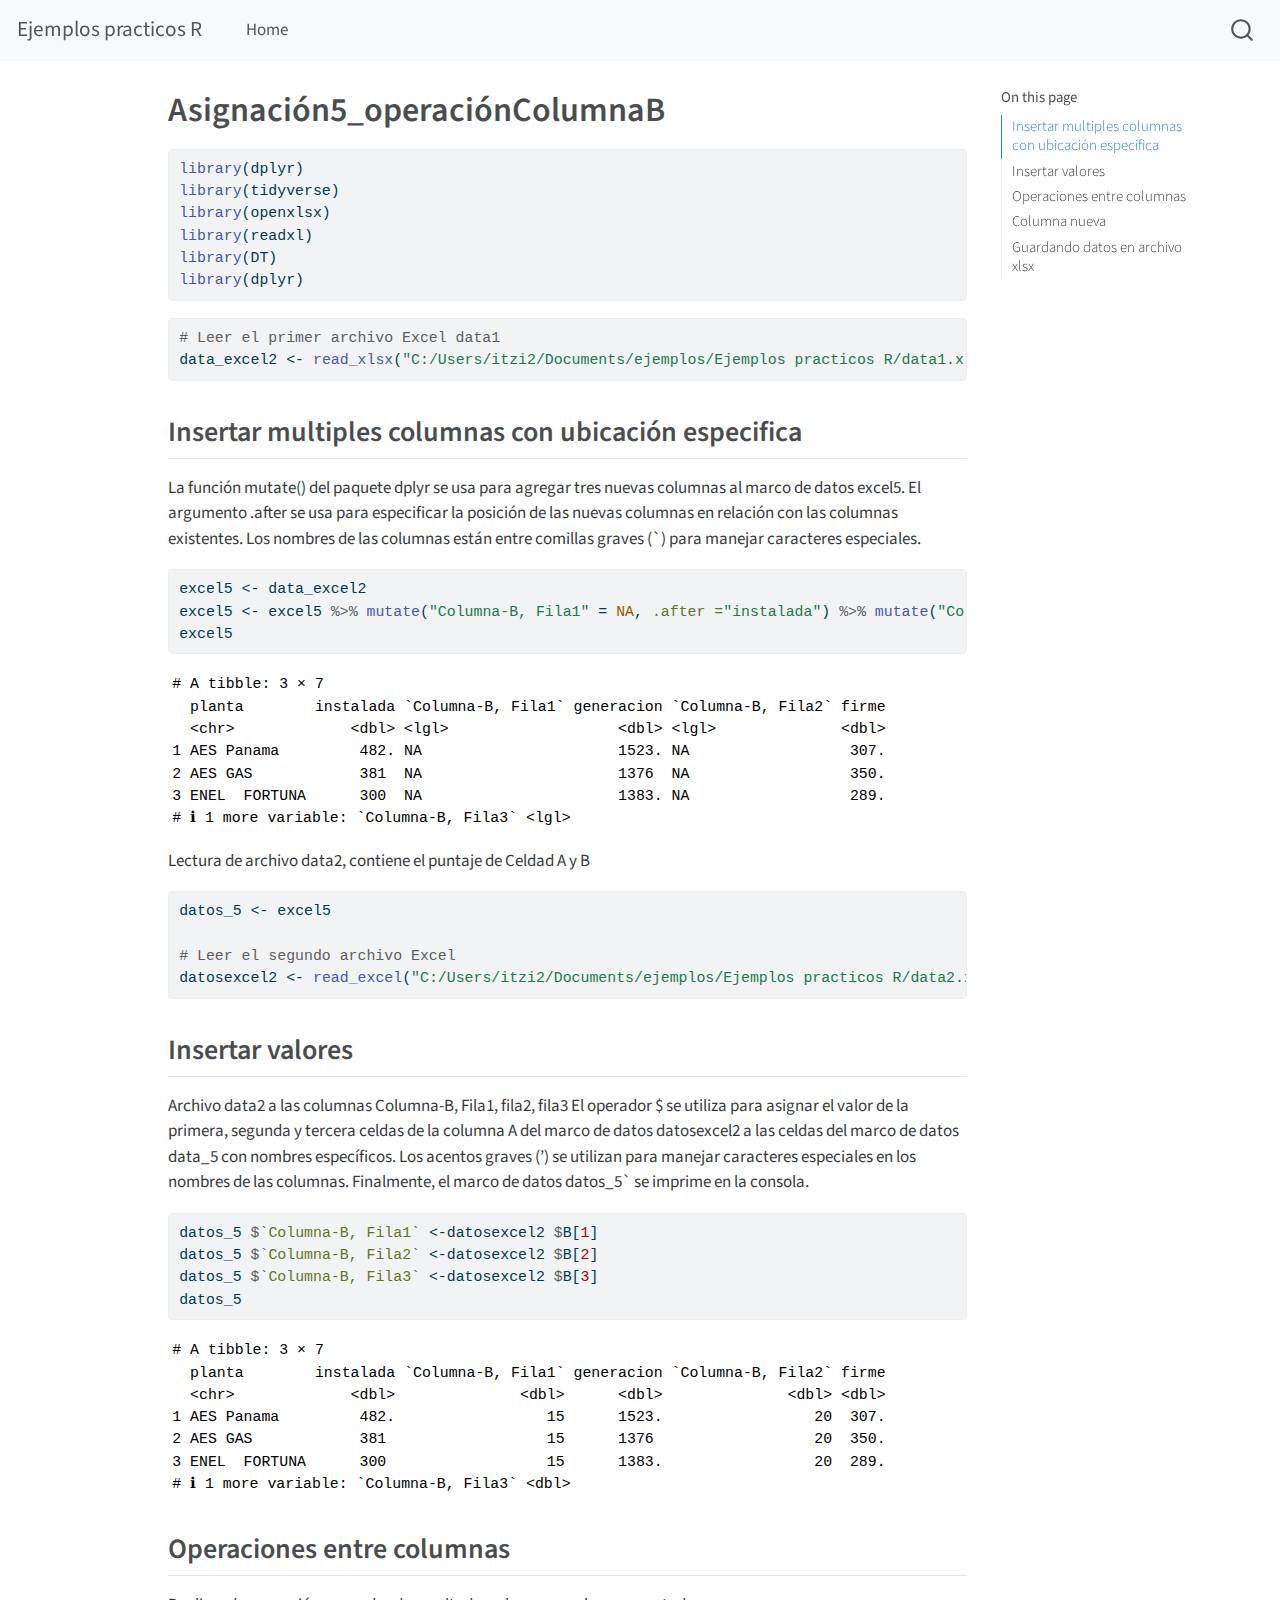
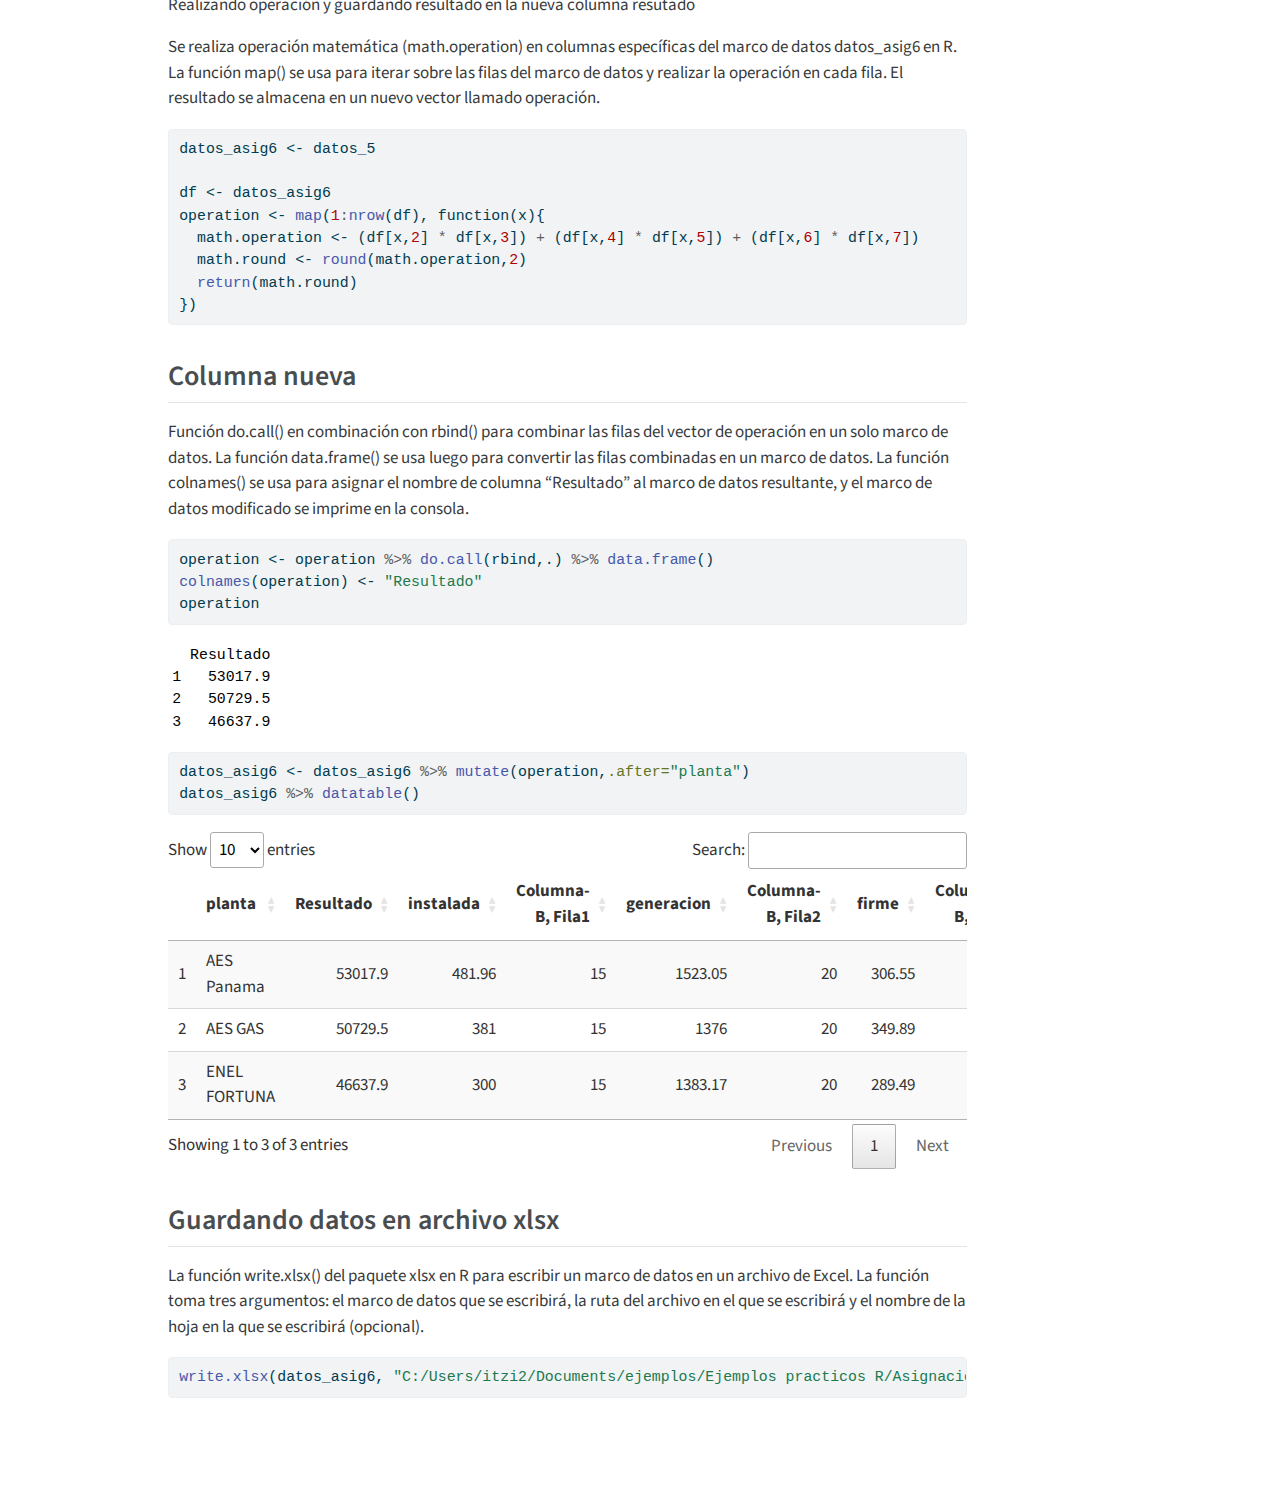
<file: docs/Asignación5_columnaB.html>
<!DOCTYPE html>
<html xmlns="http://www.w3.org/1999/xhtml" lang="en" xml:lang="en"><head>

<meta charset="utf-8">
<meta name="generator" content="quarto-1.3.433">

<meta name="viewport" content="width=device-width, initial-scale=1.0, user-scalable=yes">


<title>Ejemplos practicos R - Asignación5_operaciónColumnaB</title>
<style>
code{white-space: pre-wrap;}
span.smallcaps{font-variant: small-caps;}
div.columns{display: flex; gap: min(4vw, 1.5em);}
div.column{flex: auto; overflow-x: auto;}
div.hanging-indent{margin-left: 1.5em; text-indent: -1.5em;}
ul.task-list{list-style: none;}
ul.task-list li input[type="checkbox"] {
  width: 0.8em;
  margin: 0 0.8em 0.2em -1em; /* quarto-specific, see https://github.com/quarto-dev/quarto-cli/issues/4556 */ 
  vertical-align: middle;
}
/* CSS for syntax highlighting */
pre > code.sourceCode { white-space: pre; position: relative; }
pre > code.sourceCode > span { display: inline-block; line-height: 1.25; }
pre > code.sourceCode > span:empty { height: 1.2em; }
.sourceCode { overflow: visible; }
code.sourceCode > span { color: inherit; text-decoration: inherit; }
div.sourceCode { margin: 1em 0; }
pre.sourceCode { margin: 0; }
@media screen {
div.sourceCode { overflow: auto; }
}
@media print {
pre > code.sourceCode { white-space: pre-wrap; }
pre > code.sourceCode > span { text-indent: -5em; padding-left: 5em; }
}
pre.numberSource code
  { counter-reset: source-line 0; }
pre.numberSource code > span
  { position: relative; left: -4em; counter-increment: source-line; }
pre.numberSource code > span > a:first-child::before
  { content: counter(source-line);
    position: relative; left: -1em; text-align: right; vertical-align: baseline;
    border: none; display: inline-block;
    -webkit-touch-callout: none; -webkit-user-select: none;
    -khtml-user-select: none; -moz-user-select: none;
    -ms-user-select: none; user-select: none;
    padding: 0 4px; width: 4em;
  }
pre.numberSource { margin-left: 3em;  padding-left: 4px; }
div.sourceCode
  {   }
@media screen {
pre > code.sourceCode > span > a:first-child::before { text-decoration: underline; }
}
</style>


<script src="site_libs/quarto-nav/quarto-nav.js"></script>
<script src="site_libs/quarto-nav/headroom.min.js"></script>
<script src="site_libs/clipboard/clipboard.min.js"></script>
<script src="site_libs/quarto-search/autocomplete.umd.js"></script>
<script src="site_libs/quarto-search/fuse.min.js"></script>
<script src="site_libs/quarto-search/quarto-search.js"></script>
<meta name="quarto:offset" content="./">
<script src="site_libs/quarto-html/quarto.js"></script>
<script src="site_libs/quarto-html/popper.min.js"></script>
<script src="site_libs/quarto-html/tippy.umd.min.js"></script>
<script src="site_libs/quarto-html/anchor.min.js"></script>
<link href="site_libs/quarto-html/tippy.css" rel="stylesheet">
<link href="site_libs/quarto-html/quarto-syntax-highlighting.css" rel="stylesheet" id="quarto-text-highlighting-styles">
<script src="site_libs/bootstrap/bootstrap.min.js"></script>
<link href="site_libs/bootstrap/bootstrap-icons.css" rel="stylesheet">
<link href="site_libs/bootstrap/bootstrap.min.css" rel="stylesheet" id="quarto-bootstrap" data-mode="light">
<script id="quarto-search-options" type="application/json">{
  "location": "navbar",
  "copy-button": false,
  "collapse-after": 3,
  "panel-placement": "end",
  "type": "overlay",
  "limit": 20,
  "language": {
    "search-no-results-text": "No results",
    "search-matching-documents-text": "matching documents",
    "search-copy-link-title": "Copy link to search",
    "search-hide-matches-text": "Hide additional matches",
    "search-more-match-text": "more match in this document",
    "search-more-matches-text": "more matches in this document",
    "search-clear-button-title": "Clear",
    "search-detached-cancel-button-title": "Cancel",
    "search-submit-button-title": "Submit",
    "search-label": "Search"
  }
}</script>

<script src="site_libs/htmlwidgets-1.6.2/htmlwidgets.js"></script>
<link href="site_libs/datatables-css-0.0.0/datatables-crosstalk.css" rel="stylesheet">
<script src="site_libs/datatables-binding-0.28/datatables.js"></script>
<script src="site_libs/jquery-3.6.0/jquery-3.6.0.min.js"></script>
<link href="site_libs/dt-core-1.13.4/css/jquery.dataTables.min.css" rel="stylesheet">
<link href="site_libs/dt-core-1.13.4/css/jquery.dataTables.extra.css" rel="stylesheet">
<script src="site_libs/dt-core-1.13.4/js/jquery.dataTables.min.js"></script>
<link href="site_libs/crosstalk-1.2.0/css/crosstalk.min.css" rel="stylesheet">
<script src="site_libs/crosstalk-1.2.0/js/crosstalk.min.js"></script>


<link rel="stylesheet" href="styles.css">
</head>

<body class="nav-fixed">

<div id="quarto-search-results"></div>
  <header id="quarto-header" class="headroom fixed-top">
    <nav class="navbar navbar-expand-lg navbar-dark ">
      <div class="navbar-container container-fluid">
      <div class="navbar-brand-container">
    <a class="navbar-brand" href="./index.html">
    <span class="navbar-title">Ejemplos practicos R</span>
    </a>
  </div>
            <div id="quarto-search" class="" title="Search"></div>
          <button class="navbar-toggler" type="button" data-bs-toggle="collapse" data-bs-target="#navbarCollapse" aria-controls="navbarCollapse" aria-expanded="false" aria-label="Toggle navigation" onclick="if (window.quartoToggleHeadroom) { window.quartoToggleHeadroom(); }">
  <span class="navbar-toggler-icon"></span>
</button>
          <div class="collapse navbar-collapse" id="navbarCollapse">
            <ul class="navbar-nav navbar-nav-scroll me-auto">
  <li class="nav-item">
    <a class="nav-link" href="./index.html" rel="" target="">
 <span class="menu-text">Home</span></a>
  </li>  
</ul>
            <div class="quarto-navbar-tools ms-auto">
</div>
          </div> <!-- /navcollapse -->
      </div> <!-- /container-fluid -->
    </nav>
</header>
<!-- content -->
<div id="quarto-content" class="quarto-container page-columns page-rows-contents page-layout-article page-navbar">
<!-- sidebar -->
<!-- margin-sidebar -->
    <div id="quarto-margin-sidebar" class="sidebar margin-sidebar">
        <nav id="TOC" role="doc-toc" class="toc-active">
    <h2 id="toc-title">On this page</h2>
   
  <ul>
  <li><a href="#insertar-multiples-columnas-con-ubicación-especifica" id="toc-insertar-multiples-columnas-con-ubicación-especifica" class="nav-link active" data-scroll-target="#insertar-multiples-columnas-con-ubicación-especifica">Insertar multiples columnas con ubicación especifica</a></li>
  <li><a href="#insertar-valores" id="toc-insertar-valores" class="nav-link" data-scroll-target="#insertar-valores">Insertar valores</a></li>
  <li><a href="#operaciones-entre-columnas" id="toc-operaciones-entre-columnas" class="nav-link" data-scroll-target="#operaciones-entre-columnas">Operaciones entre columnas</a></li>
  <li><a href="#columna-nueva" id="toc-columna-nueva" class="nav-link" data-scroll-target="#columna-nueva">Columna nueva</a></li>
  <li><a href="#guardando-datos-en-archivo-xlsx" id="toc-guardando-datos-en-archivo-xlsx" class="nav-link" data-scroll-target="#guardando-datos-en-archivo-xlsx">Guardando datos en archivo xlsx</a></li>
  </ul>
</nav>
    </div>
<!-- main -->
<main class="content" id="quarto-document-content">

<header id="title-block-header" class="quarto-title-block default">
<div class="quarto-title">
<h1 class="title">Asignación5_operaciónColumnaB</h1>
</div>



<div class="quarto-title-meta">

    
  
    
  </div>
  

</header>

<div class="cell">
<div class="sourceCode cell-code" id="cb1"><pre class="sourceCode r code-with-copy"><code class="sourceCode r"><span id="cb1-1"><a href="#cb1-1" aria-hidden="true" tabindex="-1"></a><span class="fu">library</span>(dplyr)</span>
<span id="cb1-2"><a href="#cb1-2" aria-hidden="true" tabindex="-1"></a><span class="fu">library</span>(tidyverse)</span>
<span id="cb1-3"><a href="#cb1-3" aria-hidden="true" tabindex="-1"></a><span class="fu">library</span>(openxlsx)</span>
<span id="cb1-4"><a href="#cb1-4" aria-hidden="true" tabindex="-1"></a><span class="fu">library</span>(readxl)</span>
<span id="cb1-5"><a href="#cb1-5" aria-hidden="true" tabindex="-1"></a><span class="fu">library</span>(DT)</span>
<span id="cb1-6"><a href="#cb1-6" aria-hidden="true" tabindex="-1"></a><span class="fu">library</span>(dplyr)</span></code><button title="Copy to Clipboard" class="code-copy-button"><i class="bi"></i></button></pre></div>
</div>
<div class="cell">
<div class="sourceCode cell-code" id="cb2"><pre class="sourceCode r code-with-copy"><code class="sourceCode r"><span id="cb2-1"><a href="#cb2-1" aria-hidden="true" tabindex="-1"></a><span class="co"># Leer el primer archivo Excel data1</span></span>
<span id="cb2-2"><a href="#cb2-2" aria-hidden="true" tabindex="-1"></a>data_excel2 <span class="ot">&lt;-</span> <span class="fu">read_xlsx</span>(<span class="st">"C:/Users/itzi2/Documents/ejemplos/Ejemplos practicos R/data1.xlsx"</span>)</span></code><button title="Copy to Clipboard" class="code-copy-button"><i class="bi"></i></button></pre></div>
</div>
<section id="insertar-multiples-columnas-con-ubicación-especifica" class="level2">
<h2 class="anchored" data-anchor-id="insertar-multiples-columnas-con-ubicación-especifica">Insertar multiples columnas con ubicación especifica</h2>
<p>La función mutate() del paquete dplyr se usa para agregar tres nuevas columnas al marco de datos excel5. El argumento .after se usa para especificar la posición de las nuevas columnas en relación con las columnas existentes. Los nombres de las columnas están entre comillas graves (`) para manejar caracteres especiales.</p>
<div class="cell">
<div class="sourceCode cell-code" id="cb3"><pre class="sourceCode r code-with-copy"><code class="sourceCode r"><span id="cb3-1"><a href="#cb3-1" aria-hidden="true" tabindex="-1"></a>excel5 <span class="ot">&lt;-</span> data_excel2</span>
<span id="cb3-2"><a href="#cb3-2" aria-hidden="true" tabindex="-1"></a>excel5 <span class="ot">&lt;-</span> excel5 <span class="sc">%&gt;%</span> <span class="fu">mutate</span>(<span class="st">"Columna-B, Fila1"</span> <span class="ot">=</span> <span class="cn">NA</span>, <span class="at">.after =</span><span class="st">"instalada"</span>) <span class="sc">%&gt;%</span> <span class="fu">mutate</span>(<span class="st">"Columna-B, Fila2"</span> <span class="ot">=</span> <span class="cn">NA</span>, <span class="at">.after=</span> <span class="st">"generacion"</span>) <span class="sc">%&gt;%</span> <span class="fu">mutate</span>(<span class="st">"Columna-B, Fila3"</span> <span class="ot">=</span> <span class="cn">NA</span>, <span class="at">.after =</span> <span class="st">"firme"</span>)</span>
<span id="cb3-3"><a href="#cb3-3" aria-hidden="true" tabindex="-1"></a>excel5</span></code><button title="Copy to Clipboard" class="code-copy-button"><i class="bi"></i></button></pre></div>
<div class="cell-output cell-output-stdout">
<pre><code># A tibble: 3 × 7
  planta        instalada `Columna-B, Fila1` generacion `Columna-B, Fila2` firme
  &lt;chr&gt;             &lt;dbl&gt; &lt;lgl&gt;                   &lt;dbl&gt; &lt;lgl&gt;              &lt;dbl&gt;
1 AES Panama         482. NA                      1523. NA                  307.
2 AES GAS            381  NA                      1376  NA                  350.
3 ENEL  FORTUNA      300  NA                      1383. NA                  289.
# ℹ 1 more variable: `Columna-B, Fila3` &lt;lgl&gt;</code></pre>
</div>
</div>
<p>Lectura de archivo data2, contiene el puntaje de Celdad A y B</p>
<div class="cell">
<div class="sourceCode cell-code" id="cb5"><pre class="sourceCode r code-with-copy"><code class="sourceCode r"><span id="cb5-1"><a href="#cb5-1" aria-hidden="true" tabindex="-1"></a>datos_5 <span class="ot">&lt;-</span> excel5</span>
<span id="cb5-2"><a href="#cb5-2" aria-hidden="true" tabindex="-1"></a></span>
<span id="cb5-3"><a href="#cb5-3" aria-hidden="true" tabindex="-1"></a><span class="co"># Leer el segundo archivo Excel</span></span>
<span id="cb5-4"><a href="#cb5-4" aria-hidden="true" tabindex="-1"></a>datosexcel2 <span class="ot">&lt;-</span> <span class="fu">read_excel</span>(<span class="st">"C:/Users/itzi2/Documents/ejemplos/Ejemplos practicos R/data2.xlsx"</span>)</span></code><button title="Copy to Clipboard" class="code-copy-button"><i class="bi"></i></button></pre></div>
</div>
</section>
<section id="insertar-valores" class="level2">
<h2 class="anchored" data-anchor-id="insertar-valores">Insertar valores</h2>
<p>Archivo data2 a las columnas Columna-B, Fila1, fila2, fila3 El operador $ se utiliza para asignar el valor de la primera, segunda y tercera celdas de la columna A del marco de datos datosexcel2 a las celdas del marco de datos data_5 con nombres específicos. Los acentos graves (’) se utilizan para manejar caracteres especiales en los nombres de las columnas. Finalmente, el marco de datos datos_5` se imprime en la consola.</p>
<div class="cell">
<div class="sourceCode cell-code" id="cb6"><pre class="sourceCode r code-with-copy"><code class="sourceCode r"><span id="cb6-1"><a href="#cb6-1" aria-hidden="true" tabindex="-1"></a>datos_5 <span class="sc">$</span><span class="st">`</span><span class="at">Columna-B, Fila1</span><span class="st">`</span> <span class="ot">&lt;-</span>datosexcel2 <span class="sc">$</span>B[<span class="dv">1</span>] </span>
<span id="cb6-2"><a href="#cb6-2" aria-hidden="true" tabindex="-1"></a>datos_5 <span class="sc">$</span><span class="st">`</span><span class="at">Columna-B, Fila2</span><span class="st">`</span> <span class="ot">&lt;-</span>datosexcel2 <span class="sc">$</span>B[<span class="dv">2</span>] </span>
<span id="cb6-3"><a href="#cb6-3" aria-hidden="true" tabindex="-1"></a>datos_5 <span class="sc">$</span><span class="st">`</span><span class="at">Columna-B, Fila3</span><span class="st">`</span> <span class="ot">&lt;-</span>datosexcel2 <span class="sc">$</span>B[<span class="dv">3</span>]</span>
<span id="cb6-4"><a href="#cb6-4" aria-hidden="true" tabindex="-1"></a>datos_5</span></code><button title="Copy to Clipboard" class="code-copy-button"><i class="bi"></i></button></pre></div>
<div class="cell-output cell-output-stdout">
<pre><code># A tibble: 3 × 7
  planta        instalada `Columna-B, Fila1` generacion `Columna-B, Fila2` firme
  &lt;chr&gt;             &lt;dbl&gt;              &lt;dbl&gt;      &lt;dbl&gt;              &lt;dbl&gt; &lt;dbl&gt;
1 AES Panama         482.                 15      1523.                 20  307.
2 AES GAS            381                  15      1376                  20  350.
3 ENEL  FORTUNA      300                  15      1383.                 20  289.
# ℹ 1 more variable: `Columna-B, Fila3` &lt;dbl&gt;</code></pre>
</div>
</div>
</section>
<section id="operaciones-entre-columnas" class="level2">
<h2 class="anchored" data-anchor-id="operaciones-entre-columnas">Operaciones entre columnas</h2>
<p>Realizando operación y guardando resultado en la nueva columna resutado</p>
<p>Se realiza operación matemática (math.operation) en columnas específicas del marco de datos datos_asig6 en R. La función map() se usa para iterar sobre las filas del marco de datos y realizar la operación en cada fila. El resultado se almacena en un nuevo vector llamado operación.</p>
<div class="cell">
<div class="sourceCode cell-code" id="cb8"><pre class="sourceCode r code-with-copy"><code class="sourceCode r"><span id="cb8-1"><a href="#cb8-1" aria-hidden="true" tabindex="-1"></a>datos_asig6 <span class="ot">&lt;-</span> datos_5</span>
<span id="cb8-2"><a href="#cb8-2" aria-hidden="true" tabindex="-1"></a></span>
<span id="cb8-3"><a href="#cb8-3" aria-hidden="true" tabindex="-1"></a>df <span class="ot">&lt;-</span> datos_asig6</span>
<span id="cb8-4"><a href="#cb8-4" aria-hidden="true" tabindex="-1"></a>operation <span class="ot">&lt;-</span> <span class="fu">map</span>(<span class="dv">1</span><span class="sc">:</span><span class="fu">nrow</span>(df), <span class="cf">function</span>(x){</span>
<span id="cb8-5"><a href="#cb8-5" aria-hidden="true" tabindex="-1"></a>  math.operation <span class="ot">&lt;-</span> (df[x,<span class="dv">2</span>] <span class="sc">*</span> df[x,<span class="dv">3</span>]) <span class="sc">+</span> (df[x,<span class="dv">4</span>] <span class="sc">*</span> df[x,<span class="dv">5</span>]) <span class="sc">+</span> (df[x,<span class="dv">6</span>] <span class="sc">*</span> df[x,<span class="dv">7</span>])</span>
<span id="cb8-6"><a href="#cb8-6" aria-hidden="true" tabindex="-1"></a>  math.round <span class="ot">&lt;-</span> <span class="fu">round</span>(math.operation,<span class="dv">2</span>)</span>
<span id="cb8-7"><a href="#cb8-7" aria-hidden="true" tabindex="-1"></a>  <span class="fu">return</span>(math.round)</span>
<span id="cb8-8"><a href="#cb8-8" aria-hidden="true" tabindex="-1"></a>})</span></code><button title="Copy to Clipboard" class="code-copy-button"><i class="bi"></i></button></pre></div>
</div>
</section>
<section id="columna-nueva" class="level2">
<h2 class="anchored" data-anchor-id="columna-nueva">Columna nueva</h2>
<p>Función do.call() en combinación con rbind() para combinar las filas del vector de operación en un solo marco de datos. La función data.frame() se usa luego para convertir las filas combinadas en un marco de datos. La función colnames() se usa para asignar el nombre de columna “Resultado” al marco de datos resultante, y el marco de datos modificado se imprime en la consola.</p>
<div class="cell">
<div class="sourceCode cell-code" id="cb9"><pre class="sourceCode r code-with-copy"><code class="sourceCode r"><span id="cb9-1"><a href="#cb9-1" aria-hidden="true" tabindex="-1"></a>operation <span class="ot">&lt;-</span> operation <span class="sc">%&gt;%</span> <span class="fu">do.call</span>(rbind,.) <span class="sc">%&gt;%</span> <span class="fu">data.frame</span>()</span>
<span id="cb9-2"><a href="#cb9-2" aria-hidden="true" tabindex="-1"></a><span class="fu">colnames</span>(operation) <span class="ot">&lt;-</span> <span class="st">"Resultado"</span></span>
<span id="cb9-3"><a href="#cb9-3" aria-hidden="true" tabindex="-1"></a>operation</span></code><button title="Copy to Clipboard" class="code-copy-button"><i class="bi"></i></button></pre></div>
<div class="cell-output cell-output-stdout">
<pre><code>  Resultado
1   53017.9
2   50729.5
3   46637.9</code></pre>
</div>
<div class="sourceCode cell-code" id="cb11"><pre class="sourceCode r code-with-copy"><code class="sourceCode r"><span id="cb11-1"><a href="#cb11-1" aria-hidden="true" tabindex="-1"></a>datos_asig6 <span class="ot">&lt;-</span> datos_asig6 <span class="sc">%&gt;%</span> <span class="fu">mutate</span>(operation,<span class="at">.after=</span><span class="st">"planta"</span>)</span>
<span id="cb11-2"><a href="#cb11-2" aria-hidden="true" tabindex="-1"></a>datos_asig6 <span class="sc">%&gt;%</span> <span class="fu">datatable</span>()</span></code><button title="Copy to Clipboard" class="code-copy-button"><i class="bi"></i></button></pre></div>
<div class="cell-output-display">

<div class="datatables html-widget html-fill-item-overflow-hidden html-fill-item" id="htmlwidget-9aec47f333300770df17" style="width:100%;height:auto;"></div>
<script type="application/json" data-for="htmlwidget-9aec47f333300770df17">{"x":{"filter":"none","vertical":false,"data":[["1","2","3"],["AES Panama","AES GAS","ENEL  FORTUNA"],[53017.9,50729.5,46637.9],[481.96,381,300],[15,15,15],[1523.05,1376,1383.17],[20,20,20],[306.55,349.89,289.49],[50,50,50]],"container":"<table class=\"display\">\n  <thead>\n    <tr>\n      <th> <\/th>\n      <th>planta<\/th>\n      <th>Resultado<\/th>\n      <th>instalada<\/th>\n      <th>Columna-B, Fila1<\/th>\n      <th>generacion<\/th>\n      <th>Columna-B, Fila2<\/th>\n      <th>firme<\/th>\n      <th>Columna-B, Fila3<\/th>\n    <\/tr>\n  <\/thead>\n<\/table>","options":{"columnDefs":[{"className":"dt-right","targets":[2,3,4,5,6,7,8]},{"orderable":false,"targets":0}],"order":[],"autoWidth":false,"orderClasses":false}},"evals":[],"jsHooks":[]}</script>
</div>
</div>
</section>
<section id="guardando-datos-en-archivo-xlsx" class="level2">
<h2 class="anchored" data-anchor-id="guardando-datos-en-archivo-xlsx">Guardando datos en archivo xlsx</h2>
<p>La función write.xlsx() del paquete xlsx en R para escribir un marco de datos en un archivo de Excel. La función toma tres argumentos: el marco de datos que se escribirá, la ruta del archivo en el que se escribirá y el nombre de la hoja en la que se escribirá (opcional).</p>
<div class="cell">
<div class="sourceCode cell-code" id="cb12"><pre class="sourceCode r code-with-copy"><code class="sourceCode r"><span id="cb12-1"><a href="#cb12-1" aria-hidden="true" tabindex="-1"></a><span class="fu">write.xlsx</span>(datos_asig6, <span class="st">"C:/Users/itzi2/Documents/ejemplos/Ejemplos practicos R/Asignación5_columna B.xlsx"</span>, <span class="at">sheetName =</span> <span class="st">"Columna B"</span>)</span></code><button title="Copy to Clipboard" class="code-copy-button"><i class="bi"></i></button></pre></div>
</div>


</section>

</main> <!-- /main -->
<script id="quarto-html-after-body" type="application/javascript">
window.document.addEventListener("DOMContentLoaded", function (event) {
  const toggleBodyColorMode = (bsSheetEl) => {
    const mode = bsSheetEl.getAttribute("data-mode");
    const bodyEl = window.document.querySelector("body");
    if (mode === "dark") {
      bodyEl.classList.add("quarto-dark");
      bodyEl.classList.remove("quarto-light");
    } else {
      bodyEl.classList.add("quarto-light");
      bodyEl.classList.remove("quarto-dark");
    }
  }
  const toggleBodyColorPrimary = () => {
    const bsSheetEl = window.document.querySelector("link#quarto-bootstrap");
    if (bsSheetEl) {
      toggleBodyColorMode(bsSheetEl);
    }
  }
  toggleBodyColorPrimary();  
  const icon = "";
  const anchorJS = new window.AnchorJS();
  anchorJS.options = {
    placement: 'right',
    icon: icon
  };
  anchorJS.add('.anchored');
  const isCodeAnnotation = (el) => {
    for (const clz of el.classList) {
      if (clz.startsWith('code-annotation-')) {                     
        return true;
      }
    }
    return false;
  }
  const clipboard = new window.ClipboardJS('.code-copy-button', {
    text: function(trigger) {
      const codeEl = trigger.previousElementSibling.cloneNode(true);
      for (const childEl of codeEl.children) {
        if (isCodeAnnotation(childEl)) {
          childEl.remove();
        }
      }
      return codeEl.innerText;
    }
  });
  clipboard.on('success', function(e) {
    // button target
    const button = e.trigger;
    // don't keep focus
    button.blur();
    // flash "checked"
    button.classList.add('code-copy-button-checked');
    var currentTitle = button.getAttribute("title");
    button.setAttribute("title", "Copied!");
    let tooltip;
    if (window.bootstrap) {
      button.setAttribute("data-bs-toggle", "tooltip");
      button.setAttribute("data-bs-placement", "left");
      button.setAttribute("data-bs-title", "Copied!");
      tooltip = new bootstrap.Tooltip(button, 
        { trigger: "manual", 
          customClass: "code-copy-button-tooltip",
          offset: [0, -8]});
      tooltip.show();    
    }
    setTimeout(function() {
      if (tooltip) {
        tooltip.hide();
        button.removeAttribute("data-bs-title");
        button.removeAttribute("data-bs-toggle");
        button.removeAttribute("data-bs-placement");
      }
      button.setAttribute("title", currentTitle);
      button.classList.remove('code-copy-button-checked');
    }, 1000);
    // clear code selection
    e.clearSelection();
  });
  function tippyHover(el, contentFn) {
    const config = {
      allowHTML: true,
      content: contentFn,
      maxWidth: 500,
      delay: 100,
      arrow: false,
      appendTo: function(el) {
          return el.parentElement;
      },
      interactive: true,
      interactiveBorder: 10,
      theme: 'quarto',
      placement: 'bottom-start'
    };
    window.tippy(el, config); 
  }
  const noterefs = window.document.querySelectorAll('a[role="doc-noteref"]');
  for (var i=0; i<noterefs.length; i++) {
    const ref = noterefs[i];
    tippyHover(ref, function() {
      // use id or data attribute instead here
      let href = ref.getAttribute('data-footnote-href') || ref.getAttribute('href');
      try { href = new URL(href).hash; } catch {}
      const id = href.replace(/^#\/?/, "");
      const note = window.document.getElementById(id);
      return note.innerHTML;
    });
  }
      let selectedAnnoteEl;
      const selectorForAnnotation = ( cell, annotation) => {
        let cellAttr = 'data-code-cell="' + cell + '"';
        let lineAttr = 'data-code-annotation="' +  annotation + '"';
        const selector = 'span[' + cellAttr + '][' + lineAttr + ']';
        return selector;
      }
      const selectCodeLines = (annoteEl) => {
        const doc = window.document;
        const targetCell = annoteEl.getAttribute("data-target-cell");
        const targetAnnotation = annoteEl.getAttribute("data-target-annotation");
        const annoteSpan = window.document.querySelector(selectorForAnnotation(targetCell, targetAnnotation));
        const lines = annoteSpan.getAttribute("data-code-lines").split(",");
        const lineIds = lines.map((line) => {
          return targetCell + "-" + line;
        })
        let top = null;
        let height = null;
        let parent = null;
        if (lineIds.length > 0) {
            //compute the position of the single el (top and bottom and make a div)
            const el = window.document.getElementById(lineIds[0]);
            top = el.offsetTop;
            height = el.offsetHeight;
            parent = el.parentElement.parentElement;
          if (lineIds.length > 1) {
            const lastEl = window.document.getElementById(lineIds[lineIds.length - 1]);
            const bottom = lastEl.offsetTop + lastEl.offsetHeight;
            height = bottom - top;
          }
          if (top !== null && height !== null && parent !== null) {
            // cook up a div (if necessary) and position it 
            let div = window.document.getElementById("code-annotation-line-highlight");
            if (div === null) {
              div = window.document.createElement("div");
              div.setAttribute("id", "code-annotation-line-highlight");
              div.style.position = 'absolute';
              parent.appendChild(div);
            }
            div.style.top = top - 2 + "px";
            div.style.height = height + 4 + "px";
            let gutterDiv = window.document.getElementById("code-annotation-line-highlight-gutter");
            if (gutterDiv === null) {
              gutterDiv = window.document.createElement("div");
              gutterDiv.setAttribute("id", "code-annotation-line-highlight-gutter");
              gutterDiv.style.position = 'absolute';
              const codeCell = window.document.getElementById(targetCell);
              const gutter = codeCell.querySelector('.code-annotation-gutter');
              gutter.appendChild(gutterDiv);
            }
            gutterDiv.style.top = top - 2 + "px";
            gutterDiv.style.height = height + 4 + "px";
          }
          selectedAnnoteEl = annoteEl;
        }
      };
      const unselectCodeLines = () => {
        const elementsIds = ["code-annotation-line-highlight", "code-annotation-line-highlight-gutter"];
        elementsIds.forEach((elId) => {
          const div = window.document.getElementById(elId);
          if (div) {
            div.remove();
          }
        });
        selectedAnnoteEl = undefined;
      };
      // Attach click handler to the DT
      const annoteDls = window.document.querySelectorAll('dt[data-target-cell]');
      for (const annoteDlNode of annoteDls) {
        annoteDlNode.addEventListener('click', (event) => {
          const clickedEl = event.target;
          if (clickedEl !== selectedAnnoteEl) {
            unselectCodeLines();
            const activeEl = window.document.querySelector('dt[data-target-cell].code-annotation-active');
            if (activeEl) {
              activeEl.classList.remove('code-annotation-active');
            }
            selectCodeLines(clickedEl);
            clickedEl.classList.add('code-annotation-active');
          } else {
            // Unselect the line
            unselectCodeLines();
            clickedEl.classList.remove('code-annotation-active');
          }
        });
      }
  const findCites = (el) => {
    const parentEl = el.parentElement;
    if (parentEl) {
      const cites = parentEl.dataset.cites;
      if (cites) {
        return {
          el,
          cites: cites.split(' ')
        };
      } else {
        return findCites(el.parentElement)
      }
    } else {
      return undefined;
    }
  };
  var bibliorefs = window.document.querySelectorAll('a[role="doc-biblioref"]');
  for (var i=0; i<bibliorefs.length; i++) {
    const ref = bibliorefs[i];
    const citeInfo = findCites(ref);
    if (citeInfo) {
      tippyHover(citeInfo.el, function() {
        var popup = window.document.createElement('div');
        citeInfo.cites.forEach(function(cite) {
          var citeDiv = window.document.createElement('div');
          citeDiv.classList.add('hanging-indent');
          citeDiv.classList.add('csl-entry');
          var biblioDiv = window.document.getElementById('ref-' + cite);
          if (biblioDiv) {
            citeDiv.innerHTML = biblioDiv.innerHTML;
          }
          popup.appendChild(citeDiv);
        });
        return popup.innerHTML;
      });
    }
  }
});
</script>
</div> <!-- /content -->



</body></html>
</file>
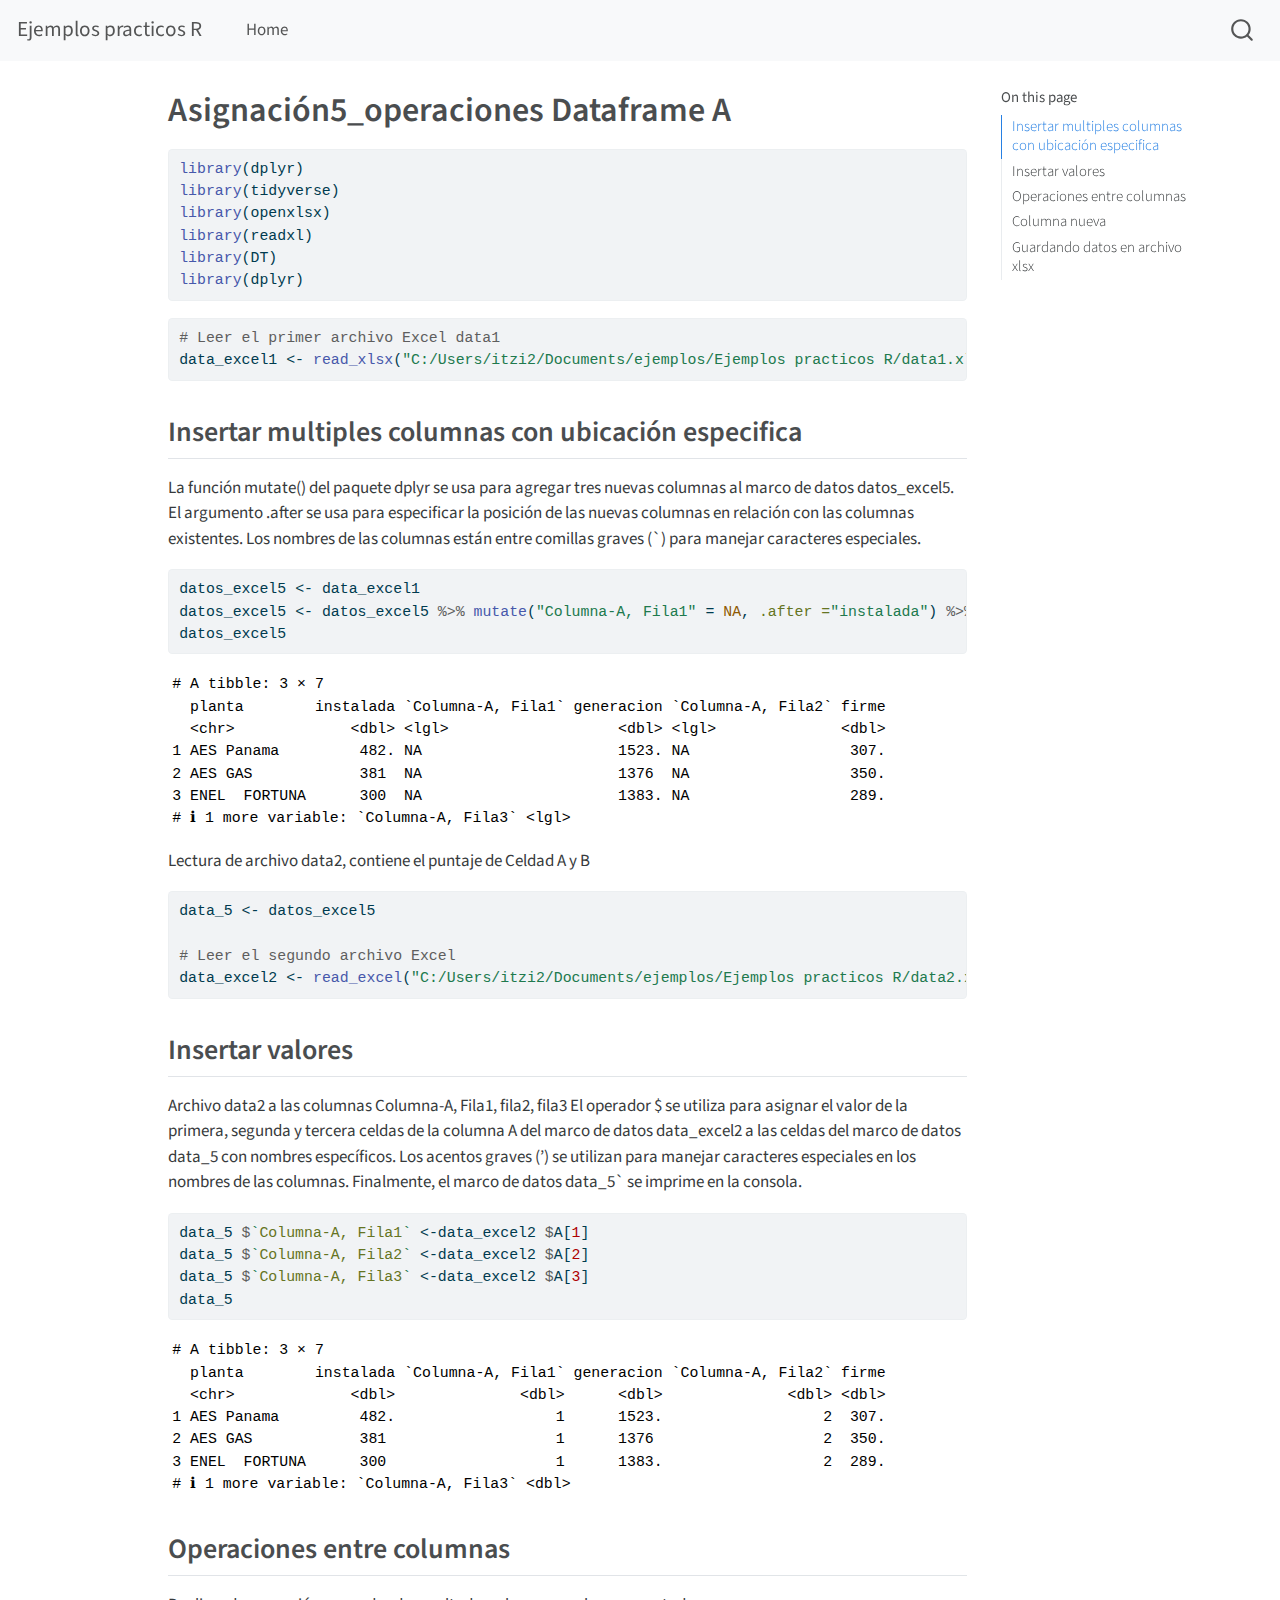
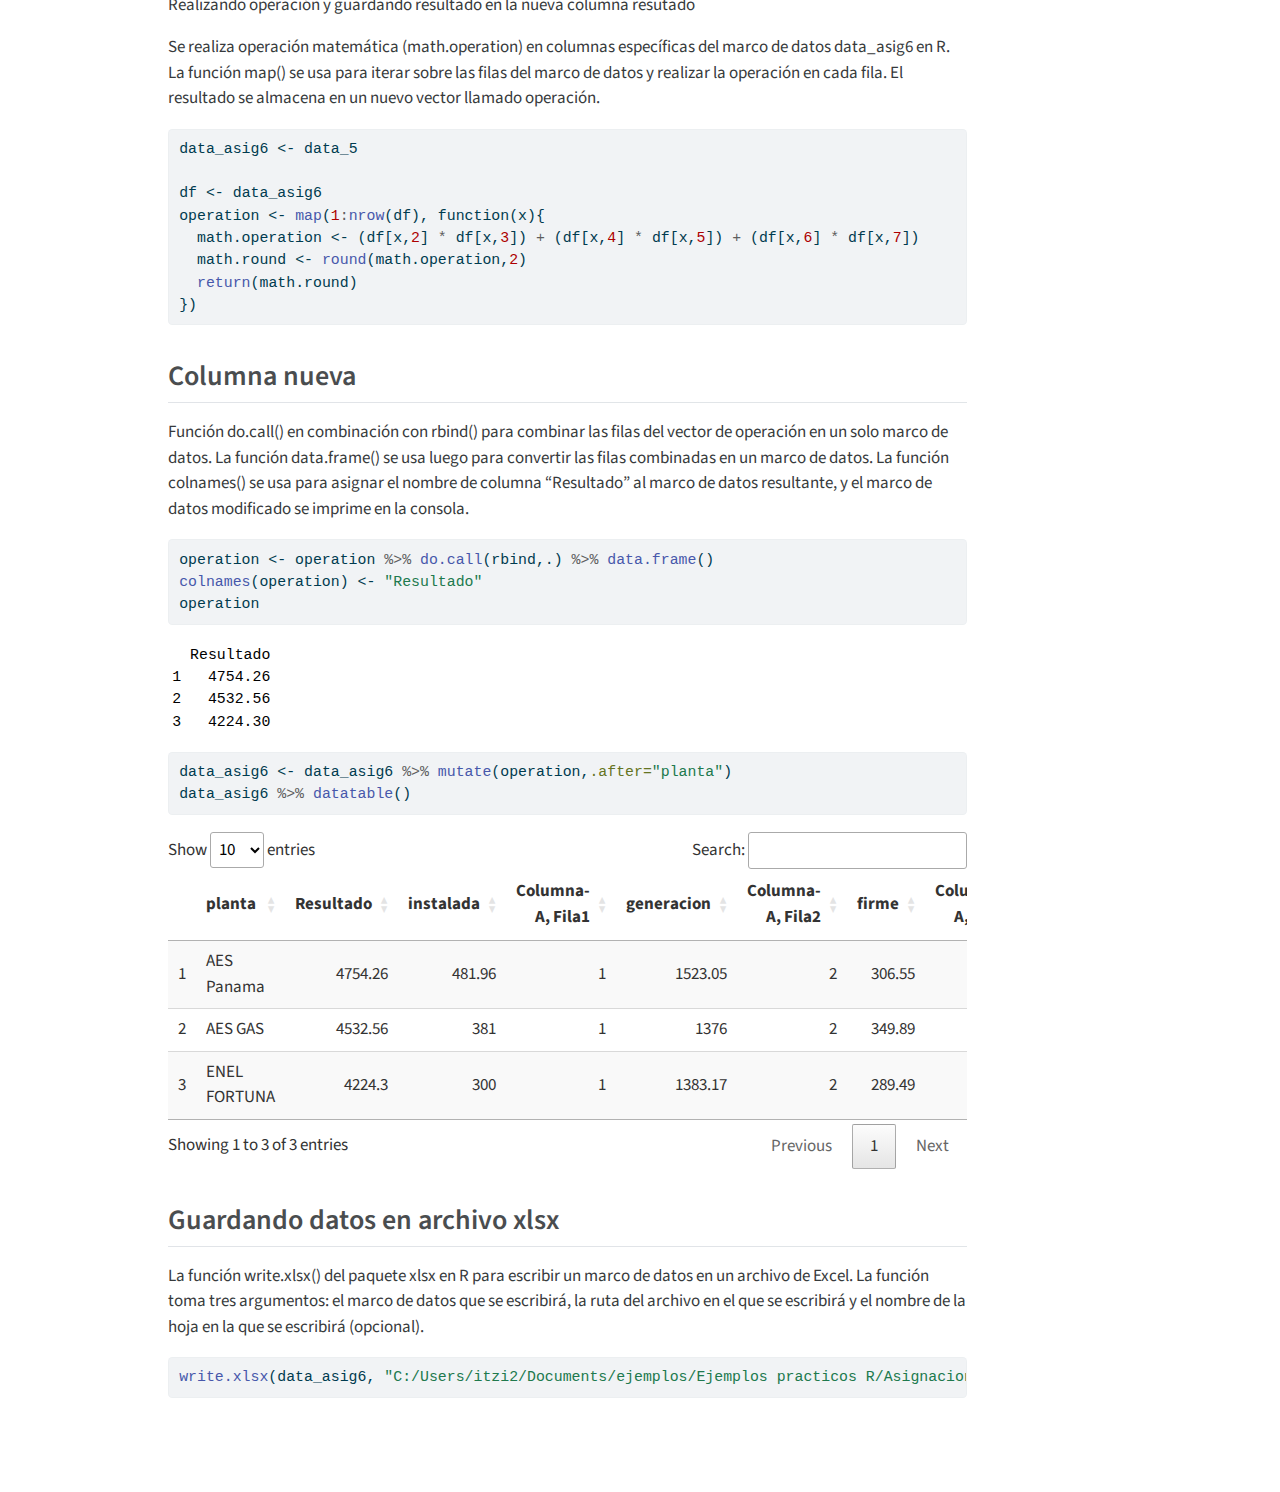
<file: docs/Asignación5_operacion.html>
<!DOCTYPE html>
<html xmlns="http://www.w3.org/1999/xhtml" lang="en" xml:lang="en"><head>

<meta charset="utf-8">
<meta name="generator" content="quarto-1.3.433">

<meta name="viewport" content="width=device-width, initial-scale=1.0, user-scalable=yes">


<title>Ejemplos practicos R - Asignación5_operaciones Dataframe A</title>
<style>
code{white-space: pre-wrap;}
span.smallcaps{font-variant: small-caps;}
div.columns{display: flex; gap: min(4vw, 1.5em);}
div.column{flex: auto; overflow-x: auto;}
div.hanging-indent{margin-left: 1.5em; text-indent: -1.5em;}
ul.task-list{list-style: none;}
ul.task-list li input[type="checkbox"] {
  width: 0.8em;
  margin: 0 0.8em 0.2em -1em; /* quarto-specific, see https://github.com/quarto-dev/quarto-cli/issues/4556 */ 
  vertical-align: middle;
}
/* CSS for syntax highlighting */
pre > code.sourceCode { white-space: pre; position: relative; }
pre > code.sourceCode > span { display: inline-block; line-height: 1.25; }
pre > code.sourceCode > span:empty { height: 1.2em; }
.sourceCode { overflow: visible; }
code.sourceCode > span { color: inherit; text-decoration: inherit; }
div.sourceCode { margin: 1em 0; }
pre.sourceCode { margin: 0; }
@media screen {
div.sourceCode { overflow: auto; }
}
@media print {
pre > code.sourceCode { white-space: pre-wrap; }
pre > code.sourceCode > span { text-indent: -5em; padding-left: 5em; }
}
pre.numberSource code
  { counter-reset: source-line 0; }
pre.numberSource code > span
  { position: relative; left: -4em; counter-increment: source-line; }
pre.numberSource code > span > a:first-child::before
  { content: counter(source-line);
    position: relative; left: -1em; text-align: right; vertical-align: baseline;
    border: none; display: inline-block;
    -webkit-touch-callout: none; -webkit-user-select: none;
    -khtml-user-select: none; -moz-user-select: none;
    -ms-user-select: none; user-select: none;
    padding: 0 4px; width: 4em;
  }
pre.numberSource { margin-left: 3em;  padding-left: 4px; }
div.sourceCode
  {   }
@media screen {
pre > code.sourceCode > span > a:first-child::before { text-decoration: underline; }
}
</style>


<script src="site_libs/quarto-nav/quarto-nav.js"></script>
<script src="site_libs/quarto-nav/headroom.min.js"></script>
<script src="site_libs/clipboard/clipboard.min.js"></script>
<script src="site_libs/quarto-search/autocomplete.umd.js"></script>
<script src="site_libs/quarto-search/fuse.min.js"></script>
<script src="site_libs/quarto-search/quarto-search.js"></script>
<meta name="quarto:offset" content="./">
<script src="site_libs/quarto-html/quarto.js"></script>
<script src="site_libs/quarto-html/popper.min.js"></script>
<script src="site_libs/quarto-html/tippy.umd.min.js"></script>
<script src="site_libs/quarto-html/anchor.min.js"></script>
<link href="site_libs/quarto-html/tippy.css" rel="stylesheet">
<link href="site_libs/quarto-html/quarto-syntax-highlighting.css" rel="stylesheet" id="quarto-text-highlighting-styles">
<script src="site_libs/bootstrap/bootstrap.min.js"></script>
<link href="site_libs/bootstrap/bootstrap-icons.css" rel="stylesheet">
<link href="site_libs/bootstrap/bootstrap.min.css" rel="stylesheet" id="quarto-bootstrap" data-mode="light">
<script id="quarto-search-options" type="application/json">{
  "location": "navbar",
  "copy-button": false,
  "collapse-after": 3,
  "panel-placement": "end",
  "type": "overlay",
  "limit": 20,
  "language": {
    "search-no-results-text": "No results",
    "search-matching-documents-text": "matching documents",
    "search-copy-link-title": "Copy link to search",
    "search-hide-matches-text": "Hide additional matches",
    "search-more-match-text": "more match in this document",
    "search-more-matches-text": "more matches in this document",
    "search-clear-button-title": "Clear",
    "search-detached-cancel-button-title": "Cancel",
    "search-submit-button-title": "Submit",
    "search-label": "Search"
  }
}</script>

<script src="site_libs/htmlwidgets-1.6.2/htmlwidgets.js"></script>
<link href="site_libs/datatables-css-0.0.0/datatables-crosstalk.css" rel="stylesheet">
<script src="site_libs/datatables-binding-0.28/datatables.js"></script>
<script src="site_libs/jquery-3.6.0/jquery-3.6.0.min.js"></script>
<link href="site_libs/dt-core-1.13.4/css/jquery.dataTables.min.css" rel="stylesheet">
<link href="site_libs/dt-core-1.13.4/css/jquery.dataTables.extra.css" rel="stylesheet">
<script src="site_libs/dt-core-1.13.4/js/jquery.dataTables.min.js"></script>
<link href="site_libs/crosstalk-1.2.0/css/crosstalk.min.css" rel="stylesheet">
<script src="site_libs/crosstalk-1.2.0/js/crosstalk.min.js"></script>


<link rel="stylesheet" href="styles.css">
</head>

<body class="nav-fixed">

<div id="quarto-search-results"></div>
  <header id="quarto-header" class="headroom fixed-top">
    <nav class="navbar navbar-expand-lg navbar-dark ">
      <div class="navbar-container container-fluid">
      <div class="navbar-brand-container">
    <a class="navbar-brand" href="./index.html">
    <span class="navbar-title">Ejemplos practicos R</span>
    </a>
  </div>
            <div id="quarto-search" class="" title="Search"></div>
          <button class="navbar-toggler" type="button" data-bs-toggle="collapse" data-bs-target="#navbarCollapse" aria-controls="navbarCollapse" aria-expanded="false" aria-label="Toggle navigation" onclick="if (window.quartoToggleHeadroom) { window.quartoToggleHeadroom(); }">
  <span class="navbar-toggler-icon"></span>
</button>
          <div class="collapse navbar-collapse" id="navbarCollapse">
            <ul class="navbar-nav navbar-nav-scroll me-auto">
  <li class="nav-item">
    <a class="nav-link" href="./index.html" rel="" target="">
 <span class="menu-text">Home</span></a>
  </li>  
</ul>
            <div class="quarto-navbar-tools ms-auto">
</div>
          </div> <!-- /navcollapse -->
      </div> <!-- /container-fluid -->
    </nav>
</header>
<!-- content -->
<div id="quarto-content" class="quarto-container page-columns page-rows-contents page-layout-article page-navbar">
<!-- sidebar -->
<!-- margin-sidebar -->
    <div id="quarto-margin-sidebar" class="sidebar margin-sidebar">
        <nav id="TOC" role="doc-toc" class="toc-active">
    <h2 id="toc-title">On this page</h2>
   
  <ul>
  <li><a href="#insertar-multiples-columnas-con-ubicación-especifica" id="toc-insertar-multiples-columnas-con-ubicación-especifica" class="nav-link active" data-scroll-target="#insertar-multiples-columnas-con-ubicación-especifica">Insertar multiples columnas con ubicación especifica</a></li>
  <li><a href="#insertar-valores" id="toc-insertar-valores" class="nav-link" data-scroll-target="#insertar-valores">Insertar valores</a></li>
  <li><a href="#operaciones-entre-columnas" id="toc-operaciones-entre-columnas" class="nav-link" data-scroll-target="#operaciones-entre-columnas">Operaciones entre columnas</a></li>
  <li><a href="#columna-nueva" id="toc-columna-nueva" class="nav-link" data-scroll-target="#columna-nueva">Columna nueva</a></li>
  <li><a href="#guardando-datos-en-archivo-xlsx" id="toc-guardando-datos-en-archivo-xlsx" class="nav-link" data-scroll-target="#guardando-datos-en-archivo-xlsx">Guardando datos en archivo xlsx</a></li>
  </ul>
</nav>
    </div>
<!-- main -->
<main class="content" id="quarto-document-content">

<header id="title-block-header" class="quarto-title-block default">
<div class="quarto-title">
<h1 class="title">Asignación5_operaciones Dataframe A</h1>
</div>



<div class="quarto-title-meta">

    
  
    
  </div>
  

</header>

<div class="cell">
<div class="sourceCode cell-code" id="cb1"><pre class="sourceCode r code-with-copy"><code class="sourceCode r"><span id="cb1-1"><a href="#cb1-1" aria-hidden="true" tabindex="-1"></a><span class="fu">library</span>(dplyr)</span>
<span id="cb1-2"><a href="#cb1-2" aria-hidden="true" tabindex="-1"></a><span class="fu">library</span>(tidyverse)</span>
<span id="cb1-3"><a href="#cb1-3" aria-hidden="true" tabindex="-1"></a><span class="fu">library</span>(openxlsx)</span>
<span id="cb1-4"><a href="#cb1-4" aria-hidden="true" tabindex="-1"></a><span class="fu">library</span>(readxl)</span>
<span id="cb1-5"><a href="#cb1-5" aria-hidden="true" tabindex="-1"></a><span class="fu">library</span>(DT)</span>
<span id="cb1-6"><a href="#cb1-6" aria-hidden="true" tabindex="-1"></a><span class="fu">library</span>(dplyr)</span></code><button title="Copy to Clipboard" class="code-copy-button"><i class="bi"></i></button></pre></div>
</div>
<div class="cell">
<div class="sourceCode cell-code" id="cb2"><pre class="sourceCode r code-with-copy"><code class="sourceCode r"><span id="cb2-1"><a href="#cb2-1" aria-hidden="true" tabindex="-1"></a><span class="co"># Leer el primer archivo Excel data1</span></span>
<span id="cb2-2"><a href="#cb2-2" aria-hidden="true" tabindex="-1"></a>data_excel1 <span class="ot">&lt;-</span> <span class="fu">read_xlsx</span>(<span class="st">"C:/Users/itzi2/Documents/ejemplos/Ejemplos practicos R/data1.xlsx"</span>)</span></code><button title="Copy to Clipboard" class="code-copy-button"><i class="bi"></i></button></pre></div>
</div>
<section id="insertar-multiples-columnas-con-ubicación-especifica" class="level2">
<h2 class="anchored" data-anchor-id="insertar-multiples-columnas-con-ubicación-especifica">Insertar multiples columnas con ubicación especifica</h2>
<p>La función mutate() del paquete dplyr se usa para agregar tres nuevas columnas al marco de datos datos_excel5. El argumento .after se usa para especificar la posición de las nuevas columnas en relación con las columnas existentes. Los nombres de las columnas están entre comillas graves (`) para manejar caracteres especiales.</p>
<div class="cell">
<div class="sourceCode cell-code" id="cb3"><pre class="sourceCode r code-with-copy"><code class="sourceCode r"><span id="cb3-1"><a href="#cb3-1" aria-hidden="true" tabindex="-1"></a>datos_excel5 <span class="ot">&lt;-</span> data_excel1</span>
<span id="cb3-2"><a href="#cb3-2" aria-hidden="true" tabindex="-1"></a>datos_excel5 <span class="ot">&lt;-</span> datos_excel5 <span class="sc">%&gt;%</span> <span class="fu">mutate</span>(<span class="st">"Columna-A, Fila1"</span> <span class="ot">=</span> <span class="cn">NA</span>, <span class="at">.after =</span><span class="st">"instalada"</span>) <span class="sc">%&gt;%</span> <span class="fu">mutate</span>(<span class="st">"Columna-A, Fila2"</span> <span class="ot">=</span> <span class="cn">NA</span>, <span class="at">.after=</span> <span class="st">"generacion"</span>) <span class="sc">%&gt;%</span> <span class="fu">mutate</span>(<span class="st">"Columna-A, Fila3"</span> <span class="ot">=</span> <span class="cn">NA</span>, <span class="at">.after =</span> <span class="st">"firme"</span>)</span>
<span id="cb3-3"><a href="#cb3-3" aria-hidden="true" tabindex="-1"></a>datos_excel5</span></code><button title="Copy to Clipboard" class="code-copy-button"><i class="bi"></i></button></pre></div>
<div class="cell-output cell-output-stdout">
<pre><code># A tibble: 3 × 7
  planta        instalada `Columna-A, Fila1` generacion `Columna-A, Fila2` firme
  &lt;chr&gt;             &lt;dbl&gt; &lt;lgl&gt;                   &lt;dbl&gt; &lt;lgl&gt;              &lt;dbl&gt;
1 AES Panama         482. NA                      1523. NA                  307.
2 AES GAS            381  NA                      1376  NA                  350.
3 ENEL  FORTUNA      300  NA                      1383. NA                  289.
# ℹ 1 more variable: `Columna-A, Fila3` &lt;lgl&gt;</code></pre>
</div>
</div>
<p>Lectura de archivo data2, contiene el puntaje de Celdad A y B</p>
<div class="cell">
<div class="sourceCode cell-code" id="cb5"><pre class="sourceCode r code-with-copy"><code class="sourceCode r"><span id="cb5-1"><a href="#cb5-1" aria-hidden="true" tabindex="-1"></a>data_5 <span class="ot">&lt;-</span> datos_excel5</span>
<span id="cb5-2"><a href="#cb5-2" aria-hidden="true" tabindex="-1"></a></span>
<span id="cb5-3"><a href="#cb5-3" aria-hidden="true" tabindex="-1"></a><span class="co"># Leer el segundo archivo Excel</span></span>
<span id="cb5-4"><a href="#cb5-4" aria-hidden="true" tabindex="-1"></a>data_excel2 <span class="ot">&lt;-</span> <span class="fu">read_excel</span>(<span class="st">"C:/Users/itzi2/Documents/ejemplos/Ejemplos practicos R/data2.xlsx"</span>)</span></code><button title="Copy to Clipboard" class="code-copy-button"><i class="bi"></i></button></pre></div>
</div>
</section>
<section id="insertar-valores" class="level2">
<h2 class="anchored" data-anchor-id="insertar-valores">Insertar valores</h2>
<p>Archivo data2 a las columnas Columna-A, Fila1, fila2, fila3 El operador $ se utiliza para asignar el valor de la primera, segunda y tercera celdas de la columna A del marco de datos data_excel2 a las celdas del marco de datos data_5 con nombres específicos. Los acentos graves (’) se utilizan para manejar caracteres especiales en los nombres de las columnas. Finalmente, el marco de datos data_5` se imprime en la consola.</p>
<div class="cell">
<div class="sourceCode cell-code" id="cb6"><pre class="sourceCode r code-with-copy"><code class="sourceCode r"><span id="cb6-1"><a href="#cb6-1" aria-hidden="true" tabindex="-1"></a>data_5 <span class="sc">$</span><span class="st">`</span><span class="at">Columna-A, Fila1</span><span class="st">`</span> <span class="ot">&lt;-</span>data_excel2 <span class="sc">$</span>A[<span class="dv">1</span>] </span>
<span id="cb6-2"><a href="#cb6-2" aria-hidden="true" tabindex="-1"></a>data_5 <span class="sc">$</span><span class="st">`</span><span class="at">Columna-A, Fila2</span><span class="st">`</span> <span class="ot">&lt;-</span>data_excel2 <span class="sc">$</span>A[<span class="dv">2</span>] </span>
<span id="cb6-3"><a href="#cb6-3" aria-hidden="true" tabindex="-1"></a>data_5 <span class="sc">$</span><span class="st">`</span><span class="at">Columna-A, Fila3</span><span class="st">`</span> <span class="ot">&lt;-</span>data_excel2 <span class="sc">$</span>A[<span class="dv">3</span>]</span>
<span id="cb6-4"><a href="#cb6-4" aria-hidden="true" tabindex="-1"></a>data_5</span></code><button title="Copy to Clipboard" class="code-copy-button"><i class="bi"></i></button></pre></div>
<div class="cell-output cell-output-stdout">
<pre><code># A tibble: 3 × 7
  planta        instalada `Columna-A, Fila1` generacion `Columna-A, Fila2` firme
  &lt;chr&gt;             &lt;dbl&gt;              &lt;dbl&gt;      &lt;dbl&gt;              &lt;dbl&gt; &lt;dbl&gt;
1 AES Panama         482.                  1      1523.                  2  307.
2 AES GAS            381                   1      1376                   2  350.
3 ENEL  FORTUNA      300                   1      1383.                  2  289.
# ℹ 1 more variable: `Columna-A, Fila3` &lt;dbl&gt;</code></pre>
</div>
</div>
</section>
<section id="operaciones-entre-columnas" class="level2">
<h2 class="anchored" data-anchor-id="operaciones-entre-columnas">Operaciones entre columnas</h2>
<p>Realizando operación y guardando resultado en la nueva columna resutado</p>
<p>Se realiza operación matemática (math.operation) en columnas específicas del marco de datos data_asig6 en R. La función map() se usa para iterar sobre las filas del marco de datos y realizar la operación en cada fila. El resultado se almacena en un nuevo vector llamado operación.</p>
<div class="cell">
<div class="sourceCode cell-code" id="cb8"><pre class="sourceCode r code-with-copy"><code class="sourceCode r"><span id="cb8-1"><a href="#cb8-1" aria-hidden="true" tabindex="-1"></a>data_asig6 <span class="ot">&lt;-</span> data_5</span>
<span id="cb8-2"><a href="#cb8-2" aria-hidden="true" tabindex="-1"></a></span>
<span id="cb8-3"><a href="#cb8-3" aria-hidden="true" tabindex="-1"></a>df <span class="ot">&lt;-</span> data_asig6</span>
<span id="cb8-4"><a href="#cb8-4" aria-hidden="true" tabindex="-1"></a>operation <span class="ot">&lt;-</span> <span class="fu">map</span>(<span class="dv">1</span><span class="sc">:</span><span class="fu">nrow</span>(df), <span class="cf">function</span>(x){</span>
<span id="cb8-5"><a href="#cb8-5" aria-hidden="true" tabindex="-1"></a>  math.operation <span class="ot">&lt;-</span> (df[x,<span class="dv">2</span>] <span class="sc">*</span> df[x,<span class="dv">3</span>]) <span class="sc">+</span> (df[x,<span class="dv">4</span>] <span class="sc">*</span> df[x,<span class="dv">5</span>]) <span class="sc">+</span> (df[x,<span class="dv">6</span>] <span class="sc">*</span> df[x,<span class="dv">7</span>])</span>
<span id="cb8-6"><a href="#cb8-6" aria-hidden="true" tabindex="-1"></a>  math.round <span class="ot">&lt;-</span> <span class="fu">round</span>(math.operation,<span class="dv">2</span>)</span>
<span id="cb8-7"><a href="#cb8-7" aria-hidden="true" tabindex="-1"></a>  <span class="fu">return</span>(math.round)</span>
<span id="cb8-8"><a href="#cb8-8" aria-hidden="true" tabindex="-1"></a>})</span></code><button title="Copy to Clipboard" class="code-copy-button"><i class="bi"></i></button></pre></div>
</div>
</section>
<section id="columna-nueva" class="level2">
<h2 class="anchored" data-anchor-id="columna-nueva">Columna nueva</h2>
<p>Función do.call() en combinación con rbind() para combinar las filas del vector de operación en un solo marco de datos. La función data.frame() se usa luego para convertir las filas combinadas en un marco de datos. La función colnames() se usa para asignar el nombre de columna “Resultado” al marco de datos resultante, y el marco de datos modificado se imprime en la consola.</p>
<div class="cell">
<div class="sourceCode cell-code" id="cb9"><pre class="sourceCode r code-with-copy"><code class="sourceCode r"><span id="cb9-1"><a href="#cb9-1" aria-hidden="true" tabindex="-1"></a>operation <span class="ot">&lt;-</span> operation <span class="sc">%&gt;%</span> <span class="fu">do.call</span>(rbind,.) <span class="sc">%&gt;%</span> <span class="fu">data.frame</span>()</span>
<span id="cb9-2"><a href="#cb9-2" aria-hidden="true" tabindex="-1"></a><span class="fu">colnames</span>(operation) <span class="ot">&lt;-</span> <span class="st">"Resultado"</span></span>
<span id="cb9-3"><a href="#cb9-3" aria-hidden="true" tabindex="-1"></a>operation</span></code><button title="Copy to Clipboard" class="code-copy-button"><i class="bi"></i></button></pre></div>
<div class="cell-output cell-output-stdout">
<pre><code>  Resultado
1   4754.26
2   4532.56
3   4224.30</code></pre>
</div>
<div class="sourceCode cell-code" id="cb11"><pre class="sourceCode r code-with-copy"><code class="sourceCode r"><span id="cb11-1"><a href="#cb11-1" aria-hidden="true" tabindex="-1"></a>data_asig6 <span class="ot">&lt;-</span> data_asig6 <span class="sc">%&gt;%</span> <span class="fu">mutate</span>(operation,<span class="at">.after=</span><span class="st">"planta"</span>)</span>
<span id="cb11-2"><a href="#cb11-2" aria-hidden="true" tabindex="-1"></a>data_asig6 <span class="sc">%&gt;%</span> <span class="fu">datatable</span>()</span></code><button title="Copy to Clipboard" class="code-copy-button"><i class="bi"></i></button></pre></div>
<div class="cell-output-display">

<div class="datatables html-widget html-fill-item-overflow-hidden html-fill-item" id="htmlwidget-fc87e003215abbd89b6c" style="width:100%;height:auto;"></div>
<script type="application/json" data-for="htmlwidget-fc87e003215abbd89b6c">{"x":{"filter":"none","vertical":false,"data":[["1","2","3"],["AES Panama","AES GAS","ENEL  FORTUNA"],[4754.26,4532.56,4224.3],[481.96,381,300],[1,1,1],[1523.05,1376,1383.17],[2,2,2],[306.55,349.89,289.49],[4,4,4]],"container":"<table class=\"display\">\n  <thead>\n    <tr>\n      <th> <\/th>\n      <th>planta<\/th>\n      <th>Resultado<\/th>\n      <th>instalada<\/th>\n      <th>Columna-A, Fila1<\/th>\n      <th>generacion<\/th>\n      <th>Columna-A, Fila2<\/th>\n      <th>firme<\/th>\n      <th>Columna-A, Fila3<\/th>\n    <\/tr>\n  <\/thead>\n<\/table>","options":{"columnDefs":[{"className":"dt-right","targets":[2,3,4,5,6,7,8]},{"orderable":false,"targets":0}],"order":[],"autoWidth":false,"orderClasses":false}},"evals":[],"jsHooks":[]}</script>
</div>
</div>
</section>
<section id="guardando-datos-en-archivo-xlsx" class="level2">
<h2 class="anchored" data-anchor-id="guardando-datos-en-archivo-xlsx">Guardando datos en archivo xlsx</h2>
<p>La función write.xlsx() del paquete xlsx en R para escribir un marco de datos en un archivo de Excel. La función toma tres argumentos: el marco de datos que se escribirá, la ruta del archivo en el que se escribirá y el nombre de la hoja en la que se escribirá (opcional).</p>
<div class="cell">
<div class="sourceCode cell-code" id="cb12"><pre class="sourceCode r code-with-copy"><code class="sourceCode r"><span id="cb12-1"><a href="#cb12-1" aria-hidden="true" tabindex="-1"></a><span class="fu">write.xlsx</span>(data_asig6, <span class="st">"C:/Users/itzi2/Documents/ejemplos/Ejemplos practicos R/Asignacion5.xlsx"</span>, <span class="at">sheetName =</span> <span class="st">"resultado_A"</span>)</span></code><button title="Copy to Clipboard" class="code-copy-button"><i class="bi"></i></button></pre></div>
</div>


</section>

</main> <!-- /main -->
<script id="quarto-html-after-body" type="application/javascript">
window.document.addEventListener("DOMContentLoaded", function (event) {
  const toggleBodyColorMode = (bsSheetEl) => {
    const mode = bsSheetEl.getAttribute("data-mode");
    const bodyEl = window.document.querySelector("body");
    if (mode === "dark") {
      bodyEl.classList.add("quarto-dark");
      bodyEl.classList.remove("quarto-light");
    } else {
      bodyEl.classList.add("quarto-light");
      bodyEl.classList.remove("quarto-dark");
    }
  }
  const toggleBodyColorPrimary = () => {
    const bsSheetEl = window.document.querySelector("link#quarto-bootstrap");
    if (bsSheetEl) {
      toggleBodyColorMode(bsSheetEl);
    }
  }
  toggleBodyColorPrimary();  
  const icon = "";
  const anchorJS = new window.AnchorJS();
  anchorJS.options = {
    placement: 'right',
    icon: icon
  };
  anchorJS.add('.anchored');
  const isCodeAnnotation = (el) => {
    for (const clz of el.classList) {
      if (clz.startsWith('code-annotation-')) {                     
        return true;
      }
    }
    return false;
  }
  const clipboard = new window.ClipboardJS('.code-copy-button', {
    text: function(trigger) {
      const codeEl = trigger.previousElementSibling.cloneNode(true);
      for (const childEl of codeEl.children) {
        if (isCodeAnnotation(childEl)) {
          childEl.remove();
        }
      }
      return codeEl.innerText;
    }
  });
  clipboard.on('success', function(e) {
    // button target
    const button = e.trigger;
    // don't keep focus
    button.blur();
    // flash "checked"
    button.classList.add('code-copy-button-checked');
    var currentTitle = button.getAttribute("title");
    button.setAttribute("title", "Copied!");
    let tooltip;
    if (window.bootstrap) {
      button.setAttribute("data-bs-toggle", "tooltip");
      button.setAttribute("data-bs-placement", "left");
      button.setAttribute("data-bs-title", "Copied!");
      tooltip = new bootstrap.Tooltip(button, 
        { trigger: "manual", 
          customClass: "code-copy-button-tooltip",
          offset: [0, -8]});
      tooltip.show();    
    }
    setTimeout(function() {
      if (tooltip) {
        tooltip.hide();
        button.removeAttribute("data-bs-title");
        button.removeAttribute("data-bs-toggle");
        button.removeAttribute("data-bs-placement");
      }
      button.setAttribute("title", currentTitle);
      button.classList.remove('code-copy-button-checked');
    }, 1000);
    // clear code selection
    e.clearSelection();
  });
  function tippyHover(el, contentFn) {
    const config = {
      allowHTML: true,
      content: contentFn,
      maxWidth: 500,
      delay: 100,
      arrow: false,
      appendTo: function(el) {
          return el.parentElement;
      },
      interactive: true,
      interactiveBorder: 10,
      theme: 'quarto',
      placement: 'bottom-start'
    };
    window.tippy(el, config); 
  }
  const noterefs = window.document.querySelectorAll('a[role="doc-noteref"]');
  for (var i=0; i<noterefs.length; i++) {
    const ref = noterefs[i];
    tippyHover(ref, function() {
      // use id or data attribute instead here
      let href = ref.getAttribute('data-footnote-href') || ref.getAttribute('href');
      try { href = new URL(href).hash; } catch {}
      const id = href.replace(/^#\/?/, "");
      const note = window.document.getElementById(id);
      return note.innerHTML;
    });
  }
      let selectedAnnoteEl;
      const selectorForAnnotation = ( cell, annotation) => {
        let cellAttr = 'data-code-cell="' + cell + '"';
        let lineAttr = 'data-code-annotation="' +  annotation + '"';
        const selector = 'span[' + cellAttr + '][' + lineAttr + ']';
        return selector;
      }
      const selectCodeLines = (annoteEl) => {
        const doc = window.document;
        const targetCell = annoteEl.getAttribute("data-target-cell");
        const targetAnnotation = annoteEl.getAttribute("data-target-annotation");
        const annoteSpan = window.document.querySelector(selectorForAnnotation(targetCell, targetAnnotation));
        const lines = annoteSpan.getAttribute("data-code-lines").split(",");
        const lineIds = lines.map((line) => {
          return targetCell + "-" + line;
        })
        let top = null;
        let height = null;
        let parent = null;
        if (lineIds.length > 0) {
            //compute the position of the single el (top and bottom and make a div)
            const el = window.document.getElementById(lineIds[0]);
            top = el.offsetTop;
            height = el.offsetHeight;
            parent = el.parentElement.parentElement;
          if (lineIds.length > 1) {
            const lastEl = window.document.getElementById(lineIds[lineIds.length - 1]);
            const bottom = lastEl.offsetTop + lastEl.offsetHeight;
            height = bottom - top;
          }
          if (top !== null && height !== null && parent !== null) {
            // cook up a div (if necessary) and position it 
            let div = window.document.getElementById("code-annotation-line-highlight");
            if (div === null) {
              div = window.document.createElement("div");
              div.setAttribute("id", "code-annotation-line-highlight");
              div.style.position = 'absolute';
              parent.appendChild(div);
            }
            div.style.top = top - 2 + "px";
            div.style.height = height + 4 + "px";
            let gutterDiv = window.document.getElementById("code-annotation-line-highlight-gutter");
            if (gutterDiv === null) {
              gutterDiv = window.document.createElement("div");
              gutterDiv.setAttribute("id", "code-annotation-line-highlight-gutter");
              gutterDiv.style.position = 'absolute';
              const codeCell = window.document.getElementById(targetCell);
              const gutter = codeCell.querySelector('.code-annotation-gutter');
              gutter.appendChild(gutterDiv);
            }
            gutterDiv.style.top = top - 2 + "px";
            gutterDiv.style.height = height + 4 + "px";
          }
          selectedAnnoteEl = annoteEl;
        }
      };
      const unselectCodeLines = () => {
        const elementsIds = ["code-annotation-line-highlight", "code-annotation-line-highlight-gutter"];
        elementsIds.forEach((elId) => {
          const div = window.document.getElementById(elId);
          if (div) {
            div.remove();
          }
        });
        selectedAnnoteEl = undefined;
      };
      // Attach click handler to the DT
      const annoteDls = window.document.querySelectorAll('dt[data-target-cell]');
      for (const annoteDlNode of annoteDls) {
        annoteDlNode.addEventListener('click', (event) => {
          const clickedEl = event.target;
          if (clickedEl !== selectedAnnoteEl) {
            unselectCodeLines();
            const activeEl = window.document.querySelector('dt[data-target-cell].code-annotation-active');
            if (activeEl) {
              activeEl.classList.remove('code-annotation-active');
            }
            selectCodeLines(clickedEl);
            clickedEl.classList.add('code-annotation-active');
          } else {
            // Unselect the line
            unselectCodeLines();
            clickedEl.classList.remove('code-annotation-active');
          }
        });
      }
  const findCites = (el) => {
    const parentEl = el.parentElement;
    if (parentEl) {
      const cites = parentEl.dataset.cites;
      if (cites) {
        return {
          el,
          cites: cites.split(' ')
        };
      } else {
        return findCites(el.parentElement)
      }
    } else {
      return undefined;
    }
  };
  var bibliorefs = window.document.querySelectorAll('a[role="doc-biblioref"]');
  for (var i=0; i<bibliorefs.length; i++) {
    const ref = bibliorefs[i];
    const citeInfo = findCites(ref);
    if (citeInfo) {
      tippyHover(citeInfo.el, function() {
        var popup = window.document.createElement('div');
        citeInfo.cites.forEach(function(cite) {
          var citeDiv = window.document.createElement('div');
          citeDiv.classList.add('hanging-indent');
          citeDiv.classList.add('csl-entry');
          var biblioDiv = window.document.getElementById('ref-' + cite);
          if (biblioDiv) {
            citeDiv.innerHTML = biblioDiv.innerHTML;
          }
          popup.appendChild(citeDiv);
        });
        return popup.innerHTML;
      });
    }
  }
});
</script>
</div> <!-- /content -->



</body></html>
</file>
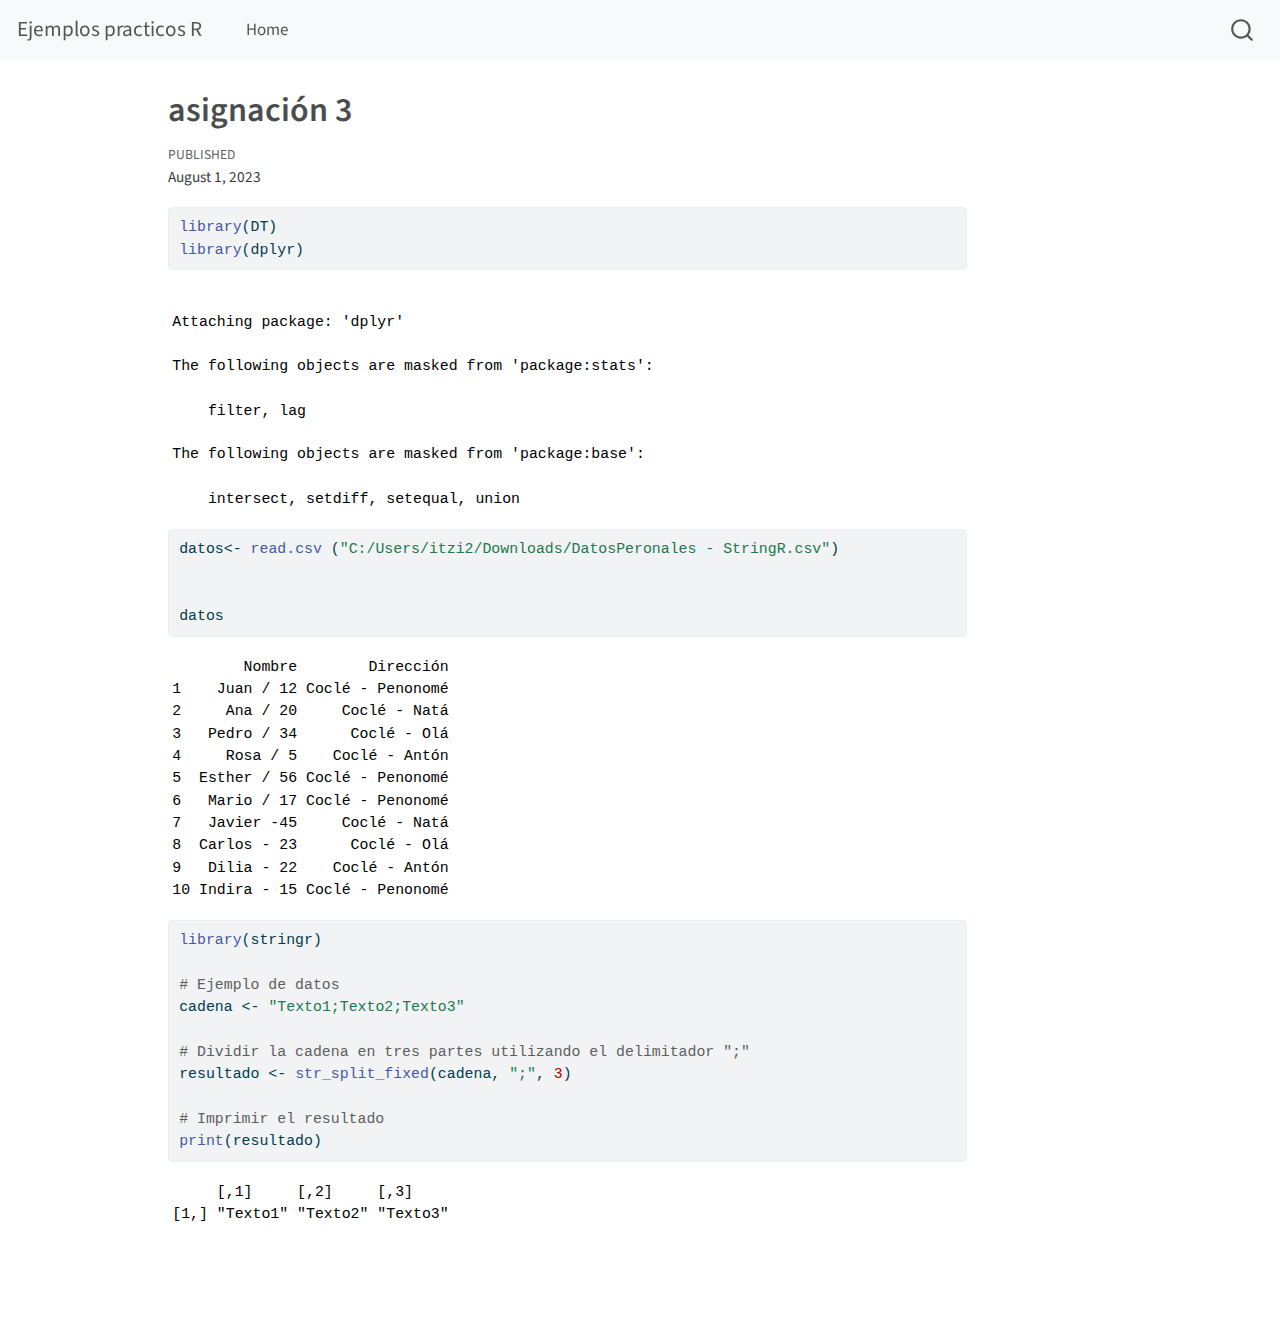
<file: docs/ddd.html>
<!DOCTYPE html>
<html xmlns="http://www.w3.org/1999/xhtml" lang="en" xml:lang="en"><head>

<meta charset="utf-8">
<meta name="generator" content="quarto-1.3.433">

<meta name="viewport" content="width=device-width, initial-scale=1.0, user-scalable=yes">

<meta name="dcterms.date" content="2023-08-01">

<title>Ejemplos practicos R - asignación 3</title>
<style>
code{white-space: pre-wrap;}
span.smallcaps{font-variant: small-caps;}
div.columns{display: flex; gap: min(4vw, 1.5em);}
div.column{flex: auto; overflow-x: auto;}
div.hanging-indent{margin-left: 1.5em; text-indent: -1.5em;}
ul.task-list{list-style: none;}
ul.task-list li input[type="checkbox"] {
  width: 0.8em;
  margin: 0 0.8em 0.2em -1em; /* quarto-specific, see https://github.com/quarto-dev/quarto-cli/issues/4556 */ 
  vertical-align: middle;
}
/* CSS for syntax highlighting */
pre > code.sourceCode { white-space: pre; position: relative; }
pre > code.sourceCode > span { display: inline-block; line-height: 1.25; }
pre > code.sourceCode > span:empty { height: 1.2em; }
.sourceCode { overflow: visible; }
code.sourceCode > span { color: inherit; text-decoration: inherit; }
div.sourceCode { margin: 1em 0; }
pre.sourceCode { margin: 0; }
@media screen {
div.sourceCode { overflow: auto; }
}
@media print {
pre > code.sourceCode { white-space: pre-wrap; }
pre > code.sourceCode > span { text-indent: -5em; padding-left: 5em; }
}
pre.numberSource code
  { counter-reset: source-line 0; }
pre.numberSource code > span
  { position: relative; left: -4em; counter-increment: source-line; }
pre.numberSource code > span > a:first-child::before
  { content: counter(source-line);
    position: relative; left: -1em; text-align: right; vertical-align: baseline;
    border: none; display: inline-block;
    -webkit-touch-callout: none; -webkit-user-select: none;
    -khtml-user-select: none; -moz-user-select: none;
    -ms-user-select: none; user-select: none;
    padding: 0 4px; width: 4em;
  }
pre.numberSource { margin-left: 3em;  padding-left: 4px; }
div.sourceCode
  {   }
@media screen {
pre > code.sourceCode > span > a:first-child::before { text-decoration: underline; }
}
</style>


<script src="site_libs/quarto-nav/quarto-nav.js"></script>
<script src="site_libs/quarto-nav/headroom.min.js"></script>
<script src="site_libs/clipboard/clipboard.min.js"></script>
<script src="site_libs/quarto-search/autocomplete.umd.js"></script>
<script src="site_libs/quarto-search/fuse.min.js"></script>
<script src="site_libs/quarto-search/quarto-search.js"></script>
<meta name="quarto:offset" content="./">
<script src="site_libs/quarto-html/quarto.js"></script>
<script src="site_libs/quarto-html/popper.min.js"></script>
<script src="site_libs/quarto-html/tippy.umd.min.js"></script>
<script src="site_libs/quarto-html/anchor.min.js"></script>
<link href="site_libs/quarto-html/tippy.css" rel="stylesheet">
<link href="site_libs/quarto-html/quarto-syntax-highlighting.css" rel="stylesheet" id="quarto-text-highlighting-styles">
<script src="site_libs/bootstrap/bootstrap.min.js"></script>
<link href="site_libs/bootstrap/bootstrap-icons.css" rel="stylesheet">
<link href="site_libs/bootstrap/bootstrap.min.css" rel="stylesheet" id="quarto-bootstrap" data-mode="light">
<script id="quarto-search-options" type="application/json">{
  "location": "navbar",
  "copy-button": false,
  "collapse-after": 3,
  "panel-placement": "end",
  "type": "overlay",
  "limit": 20,
  "language": {
    "search-no-results-text": "No results",
    "search-matching-documents-text": "matching documents",
    "search-copy-link-title": "Copy link to search",
    "search-hide-matches-text": "Hide additional matches",
    "search-more-match-text": "more match in this document",
    "search-more-matches-text": "more matches in this document",
    "search-clear-button-title": "Clear",
    "search-detached-cancel-button-title": "Cancel",
    "search-submit-button-title": "Submit",
    "search-label": "Search"
  }
}</script>


<link rel="stylesheet" href="styles.css">
</head>

<body class="nav-fixed">

<div id="quarto-search-results"></div>
  <header id="quarto-header" class="headroom fixed-top">
    <nav class="navbar navbar-expand-lg navbar-dark ">
      <div class="navbar-container container-fluid">
      <div class="navbar-brand-container">
    <a class="navbar-brand" href="./index.html">
    <span class="navbar-title">Ejemplos practicos R</span>
    </a>
  </div>
            <div id="quarto-search" class="" title="Search"></div>
          <button class="navbar-toggler" type="button" data-bs-toggle="collapse" data-bs-target="#navbarCollapse" aria-controls="navbarCollapse" aria-expanded="false" aria-label="Toggle navigation" onclick="if (window.quartoToggleHeadroom) { window.quartoToggleHeadroom(); }">
  <span class="navbar-toggler-icon"></span>
</button>
          <div class="collapse navbar-collapse" id="navbarCollapse">
            <ul class="navbar-nav navbar-nav-scroll me-auto">
  <li class="nav-item">
    <a class="nav-link" href="./index.html" rel="" target="">
 <span class="menu-text">Home</span></a>
  </li>  
</ul>
            <div class="quarto-navbar-tools ms-auto">
</div>
          </div> <!-- /navcollapse -->
      </div> <!-- /container-fluid -->
    </nav>
</header>
<!-- content -->
<div id="quarto-content" class="quarto-container page-columns page-rows-contents page-layout-article page-navbar">
<!-- sidebar -->
<!-- margin-sidebar -->
    <div id="quarto-margin-sidebar" class="sidebar margin-sidebar">
        
    </div>
<!-- main -->
<main class="content" id="quarto-document-content">

<header id="title-block-header" class="quarto-title-block default">
<div class="quarto-title">
<h1 class="title">asignación 3</h1>
</div>



<div class="quarto-title-meta">

    
    <div>
    <div class="quarto-title-meta-heading">Published</div>
    <div class="quarto-title-meta-contents">
      <p class="date">August 1, 2023</p>
    </div>
  </div>
  
    
  </div>
  

</header>

<div class="cell">
<div class="sourceCode cell-code" id="cb1"><pre class="sourceCode r code-with-copy"><code class="sourceCode r"><span id="cb1-1"><a href="#cb1-1" aria-hidden="true" tabindex="-1"></a><span class="fu">library</span>(DT)</span>
<span id="cb1-2"><a href="#cb1-2" aria-hidden="true" tabindex="-1"></a><span class="fu">library</span>(dplyr)</span></code><button title="Copy to Clipboard" class="code-copy-button"><i class="bi"></i></button></pre></div>
<div class="cell-output cell-output-stderr">
<pre><code>
Attaching package: 'dplyr'</code></pre>
</div>
<div class="cell-output cell-output-stderr">
<pre><code>The following objects are masked from 'package:stats':

    filter, lag</code></pre>
</div>
<div class="cell-output cell-output-stderr">
<pre><code>The following objects are masked from 'package:base':

    intersect, setdiff, setequal, union</code></pre>
</div>
</div>
<div class="cell">
<div class="sourceCode cell-code" id="cb5"><pre class="sourceCode r code-with-copy"><code class="sourceCode r"><span id="cb5-1"><a href="#cb5-1" aria-hidden="true" tabindex="-1"></a>datos<span class="ot">&lt;-</span> <span class="fu">read.csv</span> (<span class="st">"C:/Users/itzi2/Downloads/DatosPeronales - StringR.csv"</span>)</span>
<span id="cb5-2"><a href="#cb5-2" aria-hidden="true" tabindex="-1"></a></span>
<span id="cb5-3"><a href="#cb5-3" aria-hidden="true" tabindex="-1"></a></span>
<span id="cb5-4"><a href="#cb5-4" aria-hidden="true" tabindex="-1"></a>datos</span></code><button title="Copy to Clipboard" class="code-copy-button"><i class="bi"></i></button></pre></div>
<div class="cell-output cell-output-stdout">
<pre><code>        Nombre        Dirección
1    Juan / 12 Coclé - Penonomé
2     Ana / 20     Coclé - Natá
3   Pedro / 34      Coclé - Olá
4     Rosa / 5    Coclé - Antón
5  Esther / 56 Coclé - Penonomé
6   Mario / 17 Coclé - Penonomé
7   Javier -45     Coclé - Natá
8  Carlos - 23      Coclé - Olá
9   Dilia - 22    Coclé - Antón
10 Indira - 15 Coclé - Penonomé</code></pre>
</div>
</div>
<div class="cell">
<div class="sourceCode cell-code" id="cb7"><pre class="sourceCode r code-with-copy"><code class="sourceCode r"><span id="cb7-1"><a href="#cb7-1" aria-hidden="true" tabindex="-1"></a><span class="fu">library</span>(stringr)</span>
<span id="cb7-2"><a href="#cb7-2" aria-hidden="true" tabindex="-1"></a></span>
<span id="cb7-3"><a href="#cb7-3" aria-hidden="true" tabindex="-1"></a><span class="co"># Ejemplo de datos</span></span>
<span id="cb7-4"><a href="#cb7-4" aria-hidden="true" tabindex="-1"></a>cadena <span class="ot">&lt;-</span> <span class="st">"Texto1;Texto2;Texto3"</span></span>
<span id="cb7-5"><a href="#cb7-5" aria-hidden="true" tabindex="-1"></a></span>
<span id="cb7-6"><a href="#cb7-6" aria-hidden="true" tabindex="-1"></a><span class="co"># Dividir la cadena en tres partes utilizando el delimitador ";"</span></span>
<span id="cb7-7"><a href="#cb7-7" aria-hidden="true" tabindex="-1"></a>resultado <span class="ot">&lt;-</span> <span class="fu">str_split_fixed</span>(cadena, <span class="st">";"</span>, <span class="dv">3</span>)</span>
<span id="cb7-8"><a href="#cb7-8" aria-hidden="true" tabindex="-1"></a></span>
<span id="cb7-9"><a href="#cb7-9" aria-hidden="true" tabindex="-1"></a><span class="co"># Imprimir el resultado</span></span>
<span id="cb7-10"><a href="#cb7-10" aria-hidden="true" tabindex="-1"></a><span class="fu">print</span>(resultado)</span></code><button title="Copy to Clipboard" class="code-copy-button"><i class="bi"></i></button></pre></div>
<div class="cell-output cell-output-stdout">
<pre><code>     [,1]     [,2]     [,3]    
[1,] "Texto1" "Texto2" "Texto3"</code></pre>
</div>
</div>



</main> <!-- /main -->
<script id="quarto-html-after-body" type="application/javascript">
window.document.addEventListener("DOMContentLoaded", function (event) {
  const toggleBodyColorMode = (bsSheetEl) => {
    const mode = bsSheetEl.getAttribute("data-mode");
    const bodyEl = window.document.querySelector("body");
    if (mode === "dark") {
      bodyEl.classList.add("quarto-dark");
      bodyEl.classList.remove("quarto-light");
    } else {
      bodyEl.classList.add("quarto-light");
      bodyEl.classList.remove("quarto-dark");
    }
  }
  const toggleBodyColorPrimary = () => {
    const bsSheetEl = window.document.querySelector("link#quarto-bootstrap");
    if (bsSheetEl) {
      toggleBodyColorMode(bsSheetEl);
    }
  }
  toggleBodyColorPrimary();  
  const icon = "";
  const anchorJS = new window.AnchorJS();
  anchorJS.options = {
    placement: 'right',
    icon: icon
  };
  anchorJS.add('.anchored');
  const isCodeAnnotation = (el) => {
    for (const clz of el.classList) {
      if (clz.startsWith('code-annotation-')) {                     
        return true;
      }
    }
    return false;
  }
  const clipboard = new window.ClipboardJS('.code-copy-button', {
    text: function(trigger) {
      const codeEl = trigger.previousElementSibling.cloneNode(true);
      for (const childEl of codeEl.children) {
        if (isCodeAnnotation(childEl)) {
          childEl.remove();
        }
      }
      return codeEl.innerText;
    }
  });
  clipboard.on('success', function(e) {
    // button target
    const button = e.trigger;
    // don't keep focus
    button.blur();
    // flash "checked"
    button.classList.add('code-copy-button-checked');
    var currentTitle = button.getAttribute("title");
    button.setAttribute("title", "Copied!");
    let tooltip;
    if (window.bootstrap) {
      button.setAttribute("data-bs-toggle", "tooltip");
      button.setAttribute("data-bs-placement", "left");
      button.setAttribute("data-bs-title", "Copied!");
      tooltip = new bootstrap.Tooltip(button, 
        { trigger: "manual", 
          customClass: "code-copy-button-tooltip",
          offset: [0, -8]});
      tooltip.show();    
    }
    setTimeout(function() {
      if (tooltip) {
        tooltip.hide();
        button.removeAttribute("data-bs-title");
        button.removeAttribute("data-bs-toggle");
        button.removeAttribute("data-bs-placement");
      }
      button.setAttribute("title", currentTitle);
      button.classList.remove('code-copy-button-checked');
    }, 1000);
    // clear code selection
    e.clearSelection();
  });
  function tippyHover(el, contentFn) {
    const config = {
      allowHTML: true,
      content: contentFn,
      maxWidth: 500,
      delay: 100,
      arrow: false,
      appendTo: function(el) {
          return el.parentElement;
      },
      interactive: true,
      interactiveBorder: 10,
      theme: 'quarto',
      placement: 'bottom-start'
    };
    window.tippy(el, config); 
  }
  const noterefs = window.document.querySelectorAll('a[role="doc-noteref"]');
  for (var i=0; i<noterefs.length; i++) {
    const ref = noterefs[i];
    tippyHover(ref, function() {
      // use id or data attribute instead here
      let href = ref.getAttribute('data-footnote-href') || ref.getAttribute('href');
      try { href = new URL(href).hash; } catch {}
      const id = href.replace(/^#\/?/, "");
      const note = window.document.getElementById(id);
      return note.innerHTML;
    });
  }
      let selectedAnnoteEl;
      const selectorForAnnotation = ( cell, annotation) => {
        let cellAttr = 'data-code-cell="' + cell + '"';
        let lineAttr = 'data-code-annotation="' +  annotation + '"';
        const selector = 'span[' + cellAttr + '][' + lineAttr + ']';
        return selector;
      }
      const selectCodeLines = (annoteEl) => {
        const doc = window.document;
        const targetCell = annoteEl.getAttribute("data-target-cell");
        const targetAnnotation = annoteEl.getAttribute("data-target-annotation");
        const annoteSpan = window.document.querySelector(selectorForAnnotation(targetCell, targetAnnotation));
        const lines = annoteSpan.getAttribute("data-code-lines").split(",");
        const lineIds = lines.map((line) => {
          return targetCell + "-" + line;
        })
        let top = null;
        let height = null;
        let parent = null;
        if (lineIds.length > 0) {
            //compute the position of the single el (top and bottom and make a div)
            const el = window.document.getElementById(lineIds[0]);
            top = el.offsetTop;
            height = el.offsetHeight;
            parent = el.parentElement.parentElement;
          if (lineIds.length > 1) {
            const lastEl = window.document.getElementById(lineIds[lineIds.length - 1]);
            const bottom = lastEl.offsetTop + lastEl.offsetHeight;
            height = bottom - top;
          }
          if (top !== null && height !== null && parent !== null) {
            // cook up a div (if necessary) and position it 
            let div = window.document.getElementById("code-annotation-line-highlight");
            if (div === null) {
              div = window.document.createElement("div");
              div.setAttribute("id", "code-annotation-line-highlight");
              div.style.position = 'absolute';
              parent.appendChild(div);
            }
            div.style.top = top - 2 + "px";
            div.style.height = height + 4 + "px";
            let gutterDiv = window.document.getElementById("code-annotation-line-highlight-gutter");
            if (gutterDiv === null) {
              gutterDiv = window.document.createElement("div");
              gutterDiv.setAttribute("id", "code-annotation-line-highlight-gutter");
              gutterDiv.style.position = 'absolute';
              const codeCell = window.document.getElementById(targetCell);
              const gutter = codeCell.querySelector('.code-annotation-gutter');
              gutter.appendChild(gutterDiv);
            }
            gutterDiv.style.top = top - 2 + "px";
            gutterDiv.style.height = height + 4 + "px";
          }
          selectedAnnoteEl = annoteEl;
        }
      };
      const unselectCodeLines = () => {
        const elementsIds = ["code-annotation-line-highlight", "code-annotation-line-highlight-gutter"];
        elementsIds.forEach((elId) => {
          const div = window.document.getElementById(elId);
          if (div) {
            div.remove();
          }
        });
        selectedAnnoteEl = undefined;
      };
      // Attach click handler to the DT
      const annoteDls = window.document.querySelectorAll('dt[data-target-cell]');
      for (const annoteDlNode of annoteDls) {
        annoteDlNode.addEventListener('click', (event) => {
          const clickedEl = event.target;
          if (clickedEl !== selectedAnnoteEl) {
            unselectCodeLines();
            const activeEl = window.document.querySelector('dt[data-target-cell].code-annotation-active');
            if (activeEl) {
              activeEl.classList.remove('code-annotation-active');
            }
            selectCodeLines(clickedEl);
            clickedEl.classList.add('code-annotation-active');
          } else {
            // Unselect the line
            unselectCodeLines();
            clickedEl.classList.remove('code-annotation-active');
          }
        });
      }
  const findCites = (el) => {
    const parentEl = el.parentElement;
    if (parentEl) {
      const cites = parentEl.dataset.cites;
      if (cites) {
        return {
          el,
          cites: cites.split(' ')
        };
      } else {
        return findCites(el.parentElement)
      }
    } else {
      return undefined;
    }
  };
  var bibliorefs = window.document.querySelectorAll('a[role="doc-biblioref"]');
  for (var i=0; i<bibliorefs.length; i++) {
    const ref = bibliorefs[i];
    const citeInfo = findCites(ref);
    if (citeInfo) {
      tippyHover(citeInfo.el, function() {
        var popup = window.document.createElement('div');
        citeInfo.cites.forEach(function(cite) {
          var citeDiv = window.document.createElement('div');
          citeDiv.classList.add('hanging-indent');
          citeDiv.classList.add('csl-entry');
          var biblioDiv = window.document.getElementById('ref-' + cite);
          if (biblioDiv) {
            citeDiv.innerHTML = biblioDiv.innerHTML;
          }
          popup.appendChild(citeDiv);
        });
        return popup.innerHTML;
      });
    }
  }
});
</script>
</div> <!-- /content -->



</body></html>
</file>
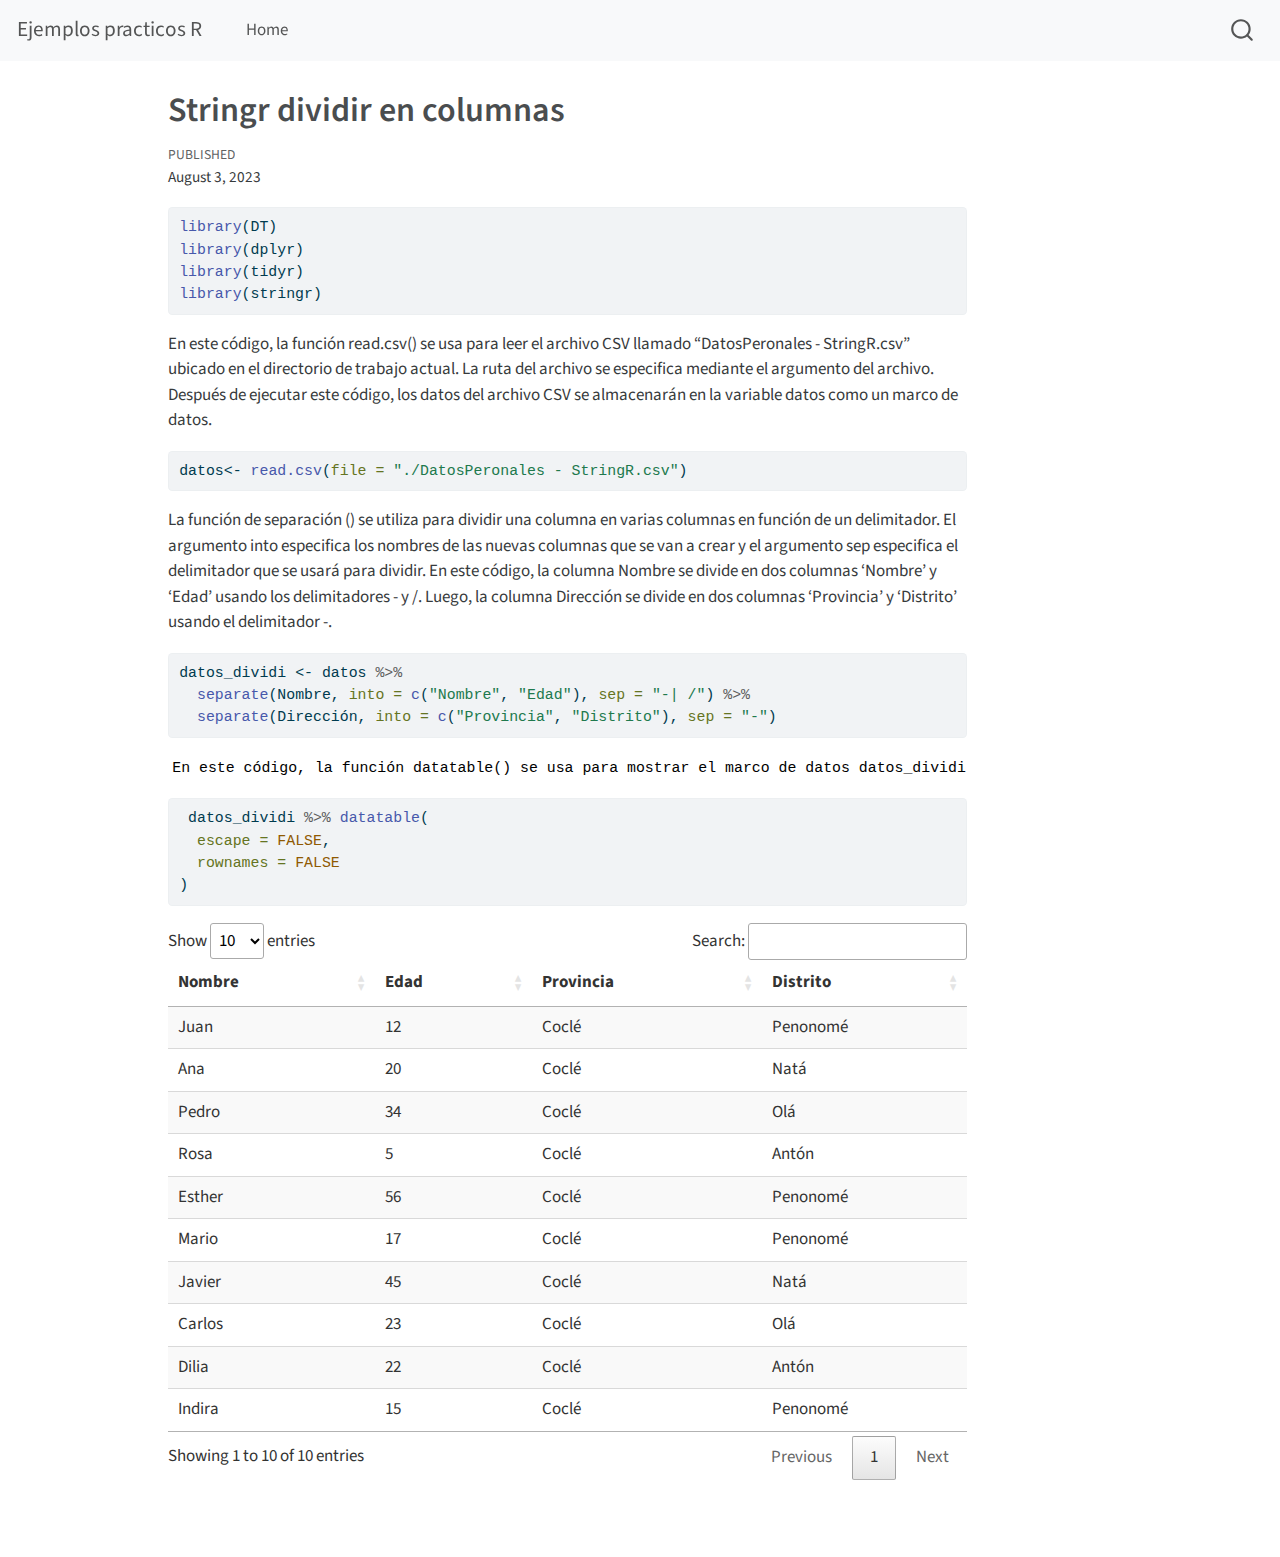
<file: docs/Dividir texto en Columna stringr.html>
<!DOCTYPE html>
<html xmlns="http://www.w3.org/1999/xhtml" lang="en" xml:lang="en"><head>

<meta charset="utf-8">
<meta name="generator" content="quarto-1.3.433">

<meta name="viewport" content="width=device-width, initial-scale=1.0, user-scalable=yes">

<meta name="dcterms.date" content="2023-08-03">

<title>Ejemplos practicos R - Stringr dividir en columnas</title>
<style>
code{white-space: pre-wrap;}
span.smallcaps{font-variant: small-caps;}
div.columns{display: flex; gap: min(4vw, 1.5em);}
div.column{flex: auto; overflow-x: auto;}
div.hanging-indent{margin-left: 1.5em; text-indent: -1.5em;}
ul.task-list{list-style: none;}
ul.task-list li input[type="checkbox"] {
  width: 0.8em;
  margin: 0 0.8em 0.2em -1em; /* quarto-specific, see https://github.com/quarto-dev/quarto-cli/issues/4556 */ 
  vertical-align: middle;
}
/* CSS for syntax highlighting */
pre > code.sourceCode { white-space: pre; position: relative; }
pre > code.sourceCode > span { display: inline-block; line-height: 1.25; }
pre > code.sourceCode > span:empty { height: 1.2em; }
.sourceCode { overflow: visible; }
code.sourceCode > span { color: inherit; text-decoration: inherit; }
div.sourceCode { margin: 1em 0; }
pre.sourceCode { margin: 0; }
@media screen {
div.sourceCode { overflow: auto; }
}
@media print {
pre > code.sourceCode { white-space: pre-wrap; }
pre > code.sourceCode > span { text-indent: -5em; padding-left: 5em; }
}
pre.numberSource code
  { counter-reset: source-line 0; }
pre.numberSource code > span
  { position: relative; left: -4em; counter-increment: source-line; }
pre.numberSource code > span > a:first-child::before
  { content: counter(source-line);
    position: relative; left: -1em; text-align: right; vertical-align: baseline;
    border: none; display: inline-block;
    -webkit-touch-callout: none; -webkit-user-select: none;
    -khtml-user-select: none; -moz-user-select: none;
    -ms-user-select: none; user-select: none;
    padding: 0 4px; width: 4em;
  }
pre.numberSource { margin-left: 3em;  padding-left: 4px; }
div.sourceCode
  {   }
@media screen {
pre > code.sourceCode > span > a:first-child::before { text-decoration: underline; }
}
</style>


<script src="site_libs/quarto-nav/quarto-nav.js"></script>
<script src="site_libs/quarto-nav/headroom.min.js"></script>
<script src="site_libs/clipboard/clipboard.min.js"></script>
<script src="site_libs/quarto-search/autocomplete.umd.js"></script>
<script src="site_libs/quarto-search/fuse.min.js"></script>
<script src="site_libs/quarto-search/quarto-search.js"></script>
<meta name="quarto:offset" content="./">
<script src="site_libs/quarto-html/quarto.js"></script>
<script src="site_libs/quarto-html/popper.min.js"></script>
<script src="site_libs/quarto-html/tippy.umd.min.js"></script>
<script src="site_libs/quarto-html/anchor.min.js"></script>
<link href="site_libs/quarto-html/tippy.css" rel="stylesheet">
<link href="site_libs/quarto-html/quarto-syntax-highlighting.css" rel="stylesheet" id="quarto-text-highlighting-styles">
<script src="site_libs/bootstrap/bootstrap.min.js"></script>
<link href="site_libs/bootstrap/bootstrap-icons.css" rel="stylesheet">
<link href="site_libs/bootstrap/bootstrap.min.css" rel="stylesheet" id="quarto-bootstrap" data-mode="light">
<script id="quarto-search-options" type="application/json">{
  "location": "navbar",
  "copy-button": false,
  "collapse-after": 3,
  "panel-placement": "end",
  "type": "overlay",
  "limit": 20,
  "language": {
    "search-no-results-text": "No results",
    "search-matching-documents-text": "matching documents",
    "search-copy-link-title": "Copy link to search",
    "search-hide-matches-text": "Hide additional matches",
    "search-more-match-text": "more match in this document",
    "search-more-matches-text": "more matches in this document",
    "search-clear-button-title": "Clear",
    "search-detached-cancel-button-title": "Cancel",
    "search-submit-button-title": "Submit",
    "search-label": "Search"
  }
}</script>

<script src="site_libs/htmlwidgets-1.6.2/htmlwidgets.js"></script>
<link href="site_libs/datatables-css-0.0.0/datatables-crosstalk.css" rel="stylesheet">
<script src="site_libs/datatables-binding-0.28/datatables.js"></script>
<script src="site_libs/jquery-3.6.0/jquery-3.6.0.min.js"></script>
<link href="site_libs/dt-core-1.13.4/css/jquery.dataTables.min.css" rel="stylesheet">
<link href="site_libs/dt-core-1.13.4/css/jquery.dataTables.extra.css" rel="stylesheet">
<script src="site_libs/dt-core-1.13.4/js/jquery.dataTables.min.js"></script>
<link href="site_libs/crosstalk-1.2.0/css/crosstalk.min.css" rel="stylesheet">
<script src="site_libs/crosstalk-1.2.0/js/crosstalk.min.js"></script>


<link rel="stylesheet" href="styles.css">
</head>

<body class="nav-fixed">

<div id="quarto-search-results"></div>
  <header id="quarto-header" class="headroom fixed-top">
    <nav class="navbar navbar-expand-lg navbar-dark ">
      <div class="navbar-container container-fluid">
      <div class="navbar-brand-container">
    <a class="navbar-brand" href="./index.html">
    <span class="navbar-title">Ejemplos practicos R</span>
    </a>
  </div>
            <div id="quarto-search" class="" title="Search"></div>
          <button class="navbar-toggler" type="button" data-bs-toggle="collapse" data-bs-target="#navbarCollapse" aria-controls="navbarCollapse" aria-expanded="false" aria-label="Toggle navigation" onclick="if (window.quartoToggleHeadroom) { window.quartoToggleHeadroom(); }">
  <span class="navbar-toggler-icon"></span>
</button>
          <div class="collapse navbar-collapse" id="navbarCollapse">
            <ul class="navbar-nav navbar-nav-scroll me-auto">
  <li class="nav-item">
    <a class="nav-link" href="./index.html" rel="" target="">
 <span class="menu-text">Home</span></a>
  </li>  
</ul>
            <div class="quarto-navbar-tools ms-auto">
</div>
          </div> <!-- /navcollapse -->
      </div> <!-- /container-fluid -->
    </nav>
</header>
<!-- content -->
<div id="quarto-content" class="quarto-container page-columns page-rows-contents page-layout-article page-navbar">
<!-- sidebar -->
<!-- margin-sidebar -->
    <div id="quarto-margin-sidebar" class="sidebar margin-sidebar">
        
    </div>
<!-- main -->
<main class="content" id="quarto-document-content">

<header id="title-block-header" class="quarto-title-block default">
<div class="quarto-title">
<h1 class="title">Stringr dividir en columnas</h1>
</div>



<div class="quarto-title-meta">

    
    <div>
    <div class="quarto-title-meta-heading">Published</div>
    <div class="quarto-title-meta-contents">
      <p class="date">August 3, 2023</p>
    </div>
  </div>
  
    
  </div>
  

</header>

<div class="cell">
<div class="sourceCode cell-code" id="cb1"><pre class="sourceCode r code-with-copy"><code class="sourceCode r"><span id="cb1-1"><a href="#cb1-1" aria-hidden="true" tabindex="-1"></a><span class="fu">library</span>(DT)</span>
<span id="cb1-2"><a href="#cb1-2" aria-hidden="true" tabindex="-1"></a><span class="fu">library</span>(dplyr)</span>
<span id="cb1-3"><a href="#cb1-3" aria-hidden="true" tabindex="-1"></a><span class="fu">library</span>(tidyr)</span>
<span id="cb1-4"><a href="#cb1-4" aria-hidden="true" tabindex="-1"></a><span class="fu">library</span>(stringr)</span></code><button title="Copy to Clipboard" class="code-copy-button"><i class="bi"></i></button></pre></div>
</div>
<p>En este código, la función read.csv() se usa para leer el archivo CSV llamado “DatosPeronales - StringR.csv” ubicado en el directorio de trabajo actual. La ruta del archivo se especifica mediante el argumento del archivo. Después de ejecutar este código, los datos del archivo CSV se almacenarán en la variable datos como un marco de datos.</p>
<div class="cell">
<div class="sourceCode cell-code" id="cb2"><pre class="sourceCode r code-with-copy"><code class="sourceCode r"><span id="cb2-1"><a href="#cb2-1" aria-hidden="true" tabindex="-1"></a>datos<span class="ot">&lt;-</span> <span class="fu">read.csv</span>(<span class="at">file =</span> <span class="st">"./DatosPeronales - StringR.csv"</span>)</span></code><button title="Copy to Clipboard" class="code-copy-button"><i class="bi"></i></button></pre></div>
</div>
<p>La función de separación () se utiliza para dividir una columna en varias columnas en función de un delimitador. El argumento into especifica los nombres de las nuevas columnas que se van a crear y el argumento sep especifica el delimitador que se usará para dividir. En este código, la columna Nombre se divide en dos columnas ‘Nombre’ y ‘Edad’ usando los delimitadores - y /. Luego, la columna Dirección se divide en dos columnas ‘Provincia’ y ‘Distrito’ usando el delimitador -.</p>
<div class="cell">
<div class="sourceCode cell-code" id="cb3"><pre class="sourceCode r code-with-copy"><code class="sourceCode r"><span id="cb3-1"><a href="#cb3-1" aria-hidden="true" tabindex="-1"></a>datos_dividi <span class="ot">&lt;-</span> datos <span class="sc">%&gt;%</span> </span>
<span id="cb3-2"><a href="#cb3-2" aria-hidden="true" tabindex="-1"></a>  <span class="fu">separate</span>(Nombre, <span class="at">into =</span> <span class="fu">c</span>(<span class="st">"Nombre"</span>, <span class="st">"Edad"</span>), <span class="at">sep =</span> <span class="st">"-| /"</span>) <span class="sc">%&gt;%</span></span>
<span id="cb3-3"><a href="#cb3-3" aria-hidden="true" tabindex="-1"></a>  <span class="fu">separate</span>(Dirección, <span class="at">into =</span> <span class="fu">c</span>(<span class="st">"Provincia"</span>, <span class="st">"Distrito"</span>), <span class="at">sep =</span> <span class="st">"-"</span>) </span></code><button title="Copy to Clipboard" class="code-copy-button"><i class="bi"></i></button></pre></div>
</div>
<pre><code>En este código, la función datatable() se usa para mostrar el marco de datos datos_dividi como una tabla interactiva. El argumento de escape se establece en FALSO para evitar que se escapen las entidades HTML, y el argumento de nombres de fila se establece en FALSO para ocultar los nombres de fila en la tabla.</code></pre>
<div class="cell">
<div class="sourceCode cell-code" id="cb5"><pre class="sourceCode r code-with-copy"><code class="sourceCode r"><span id="cb5-1"><a href="#cb5-1" aria-hidden="true" tabindex="-1"></a> datos_dividi <span class="sc">%&gt;%</span> <span class="fu">datatable</span>(</span>
<span id="cb5-2"><a href="#cb5-2" aria-hidden="true" tabindex="-1"></a>  <span class="at">escape =</span> <span class="cn">FALSE</span>, </span>
<span id="cb5-3"><a href="#cb5-3" aria-hidden="true" tabindex="-1"></a>  <span class="at">rownames =</span> <span class="cn">FALSE</span></span>
<span id="cb5-4"><a href="#cb5-4" aria-hidden="true" tabindex="-1"></a>)</span></code><button title="Copy to Clipboard" class="code-copy-button"><i class="bi"></i></button></pre></div>
<div class="cell-output-display">

<div class="datatables html-widget html-fill-item-overflow-hidden html-fill-item" id="htmlwidget-e7d1ef580f8ec0a81024" style="width:100%;height:auto;"></div>
<script type="application/json" data-for="htmlwidget-e7d1ef580f8ec0a81024">{"x":{"filter":"none","vertical":false,"data":[["Juan","Ana","Pedro","Rosa","Esther","Mario","Javier ","Carlos ","Dilia ","Indira "],[" 12"," 20"," 34"," 5"," 56"," 17","45"," 23"," 22"," 15"],["Coclé ","Coclé ","Coclé ","Coclé ","Coclé ","Coclé ","Coclé ","Coclé ","Coclé ","Coclé "],[" Penonomé"," Natá"," Olá"," Antón"," Penonomé"," Penonomé"," Natá"," Olá"," Antón"," Penonomé"]],"container":"<table class=\"display\">\n  <thead>\n    <tr>\n      <th>Nombre<\/th>\n      <th>Edad<\/th>\n      <th>Provincia<\/th>\n      <th>Distrito<\/th>\n    <\/tr>\n  <\/thead>\n<\/table>","options":{"columnDefs":[],"order":[],"autoWidth":false,"orderClasses":false}},"evals":[],"jsHooks":[]}</script>
</div>
</div>



</main> <!-- /main -->
<script id="quarto-html-after-body" type="application/javascript">
window.document.addEventListener("DOMContentLoaded", function (event) {
  const toggleBodyColorMode = (bsSheetEl) => {
    const mode = bsSheetEl.getAttribute("data-mode");
    const bodyEl = window.document.querySelector("body");
    if (mode === "dark") {
      bodyEl.classList.add("quarto-dark");
      bodyEl.classList.remove("quarto-light");
    } else {
      bodyEl.classList.add("quarto-light");
      bodyEl.classList.remove("quarto-dark");
    }
  }
  const toggleBodyColorPrimary = () => {
    const bsSheetEl = window.document.querySelector("link#quarto-bootstrap");
    if (bsSheetEl) {
      toggleBodyColorMode(bsSheetEl);
    }
  }
  toggleBodyColorPrimary();  
  const icon = "";
  const anchorJS = new window.AnchorJS();
  anchorJS.options = {
    placement: 'right',
    icon: icon
  };
  anchorJS.add('.anchored');
  const isCodeAnnotation = (el) => {
    for (const clz of el.classList) {
      if (clz.startsWith('code-annotation-')) {                     
        return true;
      }
    }
    return false;
  }
  const clipboard = new window.ClipboardJS('.code-copy-button', {
    text: function(trigger) {
      const codeEl = trigger.previousElementSibling.cloneNode(true);
      for (const childEl of codeEl.children) {
        if (isCodeAnnotation(childEl)) {
          childEl.remove();
        }
      }
      return codeEl.innerText;
    }
  });
  clipboard.on('success', function(e) {
    // button target
    const button = e.trigger;
    // don't keep focus
    button.blur();
    // flash "checked"
    button.classList.add('code-copy-button-checked');
    var currentTitle = button.getAttribute("title");
    button.setAttribute("title", "Copied!");
    let tooltip;
    if (window.bootstrap) {
      button.setAttribute("data-bs-toggle", "tooltip");
      button.setAttribute("data-bs-placement", "left");
      button.setAttribute("data-bs-title", "Copied!");
      tooltip = new bootstrap.Tooltip(button, 
        { trigger: "manual", 
          customClass: "code-copy-button-tooltip",
          offset: [0, -8]});
      tooltip.show();    
    }
    setTimeout(function() {
      if (tooltip) {
        tooltip.hide();
        button.removeAttribute("data-bs-title");
        button.removeAttribute("data-bs-toggle");
        button.removeAttribute("data-bs-placement");
      }
      button.setAttribute("title", currentTitle);
      button.classList.remove('code-copy-button-checked');
    }, 1000);
    // clear code selection
    e.clearSelection();
  });
  function tippyHover(el, contentFn) {
    const config = {
      allowHTML: true,
      content: contentFn,
      maxWidth: 500,
      delay: 100,
      arrow: false,
      appendTo: function(el) {
          return el.parentElement;
      },
      interactive: true,
      interactiveBorder: 10,
      theme: 'quarto',
      placement: 'bottom-start'
    };
    window.tippy(el, config); 
  }
  const noterefs = window.document.querySelectorAll('a[role="doc-noteref"]');
  for (var i=0; i<noterefs.length; i++) {
    const ref = noterefs[i];
    tippyHover(ref, function() {
      // use id or data attribute instead here
      let href = ref.getAttribute('data-footnote-href') || ref.getAttribute('href');
      try { href = new URL(href).hash; } catch {}
      const id = href.replace(/^#\/?/, "");
      const note = window.document.getElementById(id);
      return note.innerHTML;
    });
  }
      let selectedAnnoteEl;
      const selectorForAnnotation = ( cell, annotation) => {
        let cellAttr = 'data-code-cell="' + cell + '"';
        let lineAttr = 'data-code-annotation="' +  annotation + '"';
        const selector = 'span[' + cellAttr + '][' + lineAttr + ']';
        return selector;
      }
      const selectCodeLines = (annoteEl) => {
        const doc = window.document;
        const targetCell = annoteEl.getAttribute("data-target-cell");
        const targetAnnotation = annoteEl.getAttribute("data-target-annotation");
        const annoteSpan = window.document.querySelector(selectorForAnnotation(targetCell, targetAnnotation));
        const lines = annoteSpan.getAttribute("data-code-lines").split(",");
        const lineIds = lines.map((line) => {
          return targetCell + "-" + line;
        })
        let top = null;
        let height = null;
        let parent = null;
        if (lineIds.length > 0) {
            //compute the position of the single el (top and bottom and make a div)
            const el = window.document.getElementById(lineIds[0]);
            top = el.offsetTop;
            height = el.offsetHeight;
            parent = el.parentElement.parentElement;
          if (lineIds.length > 1) {
            const lastEl = window.document.getElementById(lineIds[lineIds.length - 1]);
            const bottom = lastEl.offsetTop + lastEl.offsetHeight;
            height = bottom - top;
          }
          if (top !== null && height !== null && parent !== null) {
            // cook up a div (if necessary) and position it 
            let div = window.document.getElementById("code-annotation-line-highlight");
            if (div === null) {
              div = window.document.createElement("div");
              div.setAttribute("id", "code-annotation-line-highlight");
              div.style.position = 'absolute';
              parent.appendChild(div);
            }
            div.style.top = top - 2 + "px";
            div.style.height = height + 4 + "px";
            let gutterDiv = window.document.getElementById("code-annotation-line-highlight-gutter");
            if (gutterDiv === null) {
              gutterDiv = window.document.createElement("div");
              gutterDiv.setAttribute("id", "code-annotation-line-highlight-gutter");
              gutterDiv.style.position = 'absolute';
              const codeCell = window.document.getElementById(targetCell);
              const gutter = codeCell.querySelector('.code-annotation-gutter');
              gutter.appendChild(gutterDiv);
            }
            gutterDiv.style.top = top - 2 + "px";
            gutterDiv.style.height = height + 4 + "px";
          }
          selectedAnnoteEl = annoteEl;
        }
      };
      const unselectCodeLines = () => {
        const elementsIds = ["code-annotation-line-highlight", "code-annotation-line-highlight-gutter"];
        elementsIds.forEach((elId) => {
          const div = window.document.getElementById(elId);
          if (div) {
            div.remove();
          }
        });
        selectedAnnoteEl = undefined;
      };
      // Attach click handler to the DT
      const annoteDls = window.document.querySelectorAll('dt[data-target-cell]');
      for (const annoteDlNode of annoteDls) {
        annoteDlNode.addEventListener('click', (event) => {
          const clickedEl = event.target;
          if (clickedEl !== selectedAnnoteEl) {
            unselectCodeLines();
            const activeEl = window.document.querySelector('dt[data-target-cell].code-annotation-active');
            if (activeEl) {
              activeEl.classList.remove('code-annotation-active');
            }
            selectCodeLines(clickedEl);
            clickedEl.classList.add('code-annotation-active');
          } else {
            // Unselect the line
            unselectCodeLines();
            clickedEl.classList.remove('code-annotation-active');
          }
        });
      }
  const findCites = (el) => {
    const parentEl = el.parentElement;
    if (parentEl) {
      const cites = parentEl.dataset.cites;
      if (cites) {
        return {
          el,
          cites: cites.split(' ')
        };
      } else {
        return findCites(el.parentElement)
      }
    } else {
      return undefined;
    }
  };
  var bibliorefs = window.document.querySelectorAll('a[role="doc-biblioref"]');
  for (var i=0; i<bibliorefs.length; i++) {
    const ref = bibliorefs[i];
    const citeInfo = findCites(ref);
    if (citeInfo) {
      tippyHover(citeInfo.el, function() {
        var popup = window.document.createElement('div');
        citeInfo.cites.forEach(function(cite) {
          var citeDiv = window.document.createElement('div');
          citeDiv.classList.add('hanging-indent');
          citeDiv.classList.add('csl-entry');
          var biblioDiv = window.document.getElementById('ref-' + cite);
          if (biblioDiv) {
            citeDiv.innerHTML = biblioDiv.innerHTML;
          }
          popup.appendChild(citeDiv);
        });
        return popup.innerHTML;
      });
    }
  }
});
</script>
</div> <!-- /content -->



</body></html>
</file>
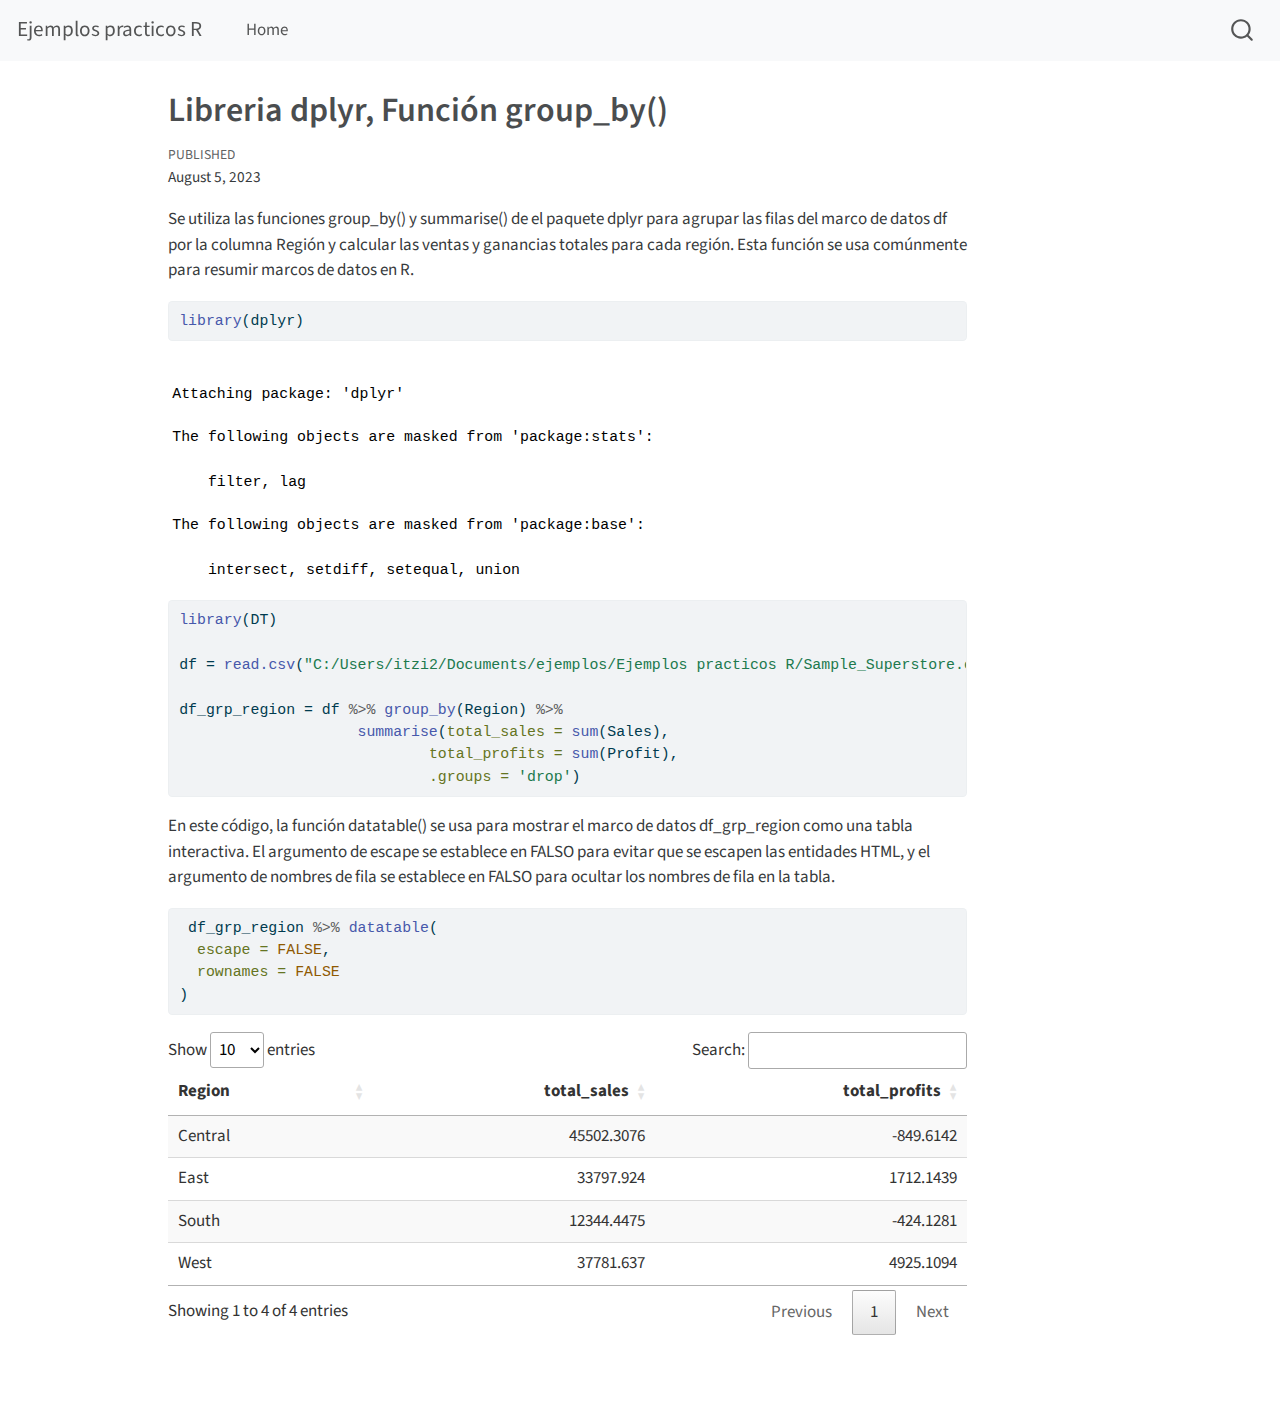
<file: docs/Ejemplo 6.html>
<!DOCTYPE html>
<html xmlns="http://www.w3.org/1999/xhtml" lang="en" xml:lang="en"><head>

<meta charset="utf-8">
<meta name="generator" content="quarto-1.3.433">

<meta name="viewport" content="width=device-width, initial-scale=1.0, user-scalable=yes">

<meta name="dcterms.date" content="2023-08-05">

<title>Ejemplos practicos R - Libreria dplyr, Función group_by()</title>
<style>
code{white-space: pre-wrap;}
span.smallcaps{font-variant: small-caps;}
div.columns{display: flex; gap: min(4vw, 1.5em);}
div.column{flex: auto; overflow-x: auto;}
div.hanging-indent{margin-left: 1.5em; text-indent: -1.5em;}
ul.task-list{list-style: none;}
ul.task-list li input[type="checkbox"] {
  width: 0.8em;
  margin: 0 0.8em 0.2em -1em; /* quarto-specific, see https://github.com/quarto-dev/quarto-cli/issues/4556 */ 
  vertical-align: middle;
}
/* CSS for syntax highlighting */
pre > code.sourceCode { white-space: pre; position: relative; }
pre > code.sourceCode > span { display: inline-block; line-height: 1.25; }
pre > code.sourceCode > span:empty { height: 1.2em; }
.sourceCode { overflow: visible; }
code.sourceCode > span { color: inherit; text-decoration: inherit; }
div.sourceCode { margin: 1em 0; }
pre.sourceCode { margin: 0; }
@media screen {
div.sourceCode { overflow: auto; }
}
@media print {
pre > code.sourceCode { white-space: pre-wrap; }
pre > code.sourceCode > span { text-indent: -5em; padding-left: 5em; }
}
pre.numberSource code
  { counter-reset: source-line 0; }
pre.numberSource code > span
  { position: relative; left: -4em; counter-increment: source-line; }
pre.numberSource code > span > a:first-child::before
  { content: counter(source-line);
    position: relative; left: -1em; text-align: right; vertical-align: baseline;
    border: none; display: inline-block;
    -webkit-touch-callout: none; -webkit-user-select: none;
    -khtml-user-select: none; -moz-user-select: none;
    -ms-user-select: none; user-select: none;
    padding: 0 4px; width: 4em;
  }
pre.numberSource { margin-left: 3em;  padding-left: 4px; }
div.sourceCode
  {   }
@media screen {
pre > code.sourceCode > span > a:first-child::before { text-decoration: underline; }
}
</style>


<script src="site_libs/quarto-nav/quarto-nav.js"></script>
<script src="site_libs/quarto-nav/headroom.min.js"></script>
<script src="site_libs/clipboard/clipboard.min.js"></script>
<script src="site_libs/quarto-search/autocomplete.umd.js"></script>
<script src="site_libs/quarto-search/fuse.min.js"></script>
<script src="site_libs/quarto-search/quarto-search.js"></script>
<meta name="quarto:offset" content="./">
<script src="site_libs/quarto-html/quarto.js"></script>
<script src="site_libs/quarto-html/popper.min.js"></script>
<script src="site_libs/quarto-html/tippy.umd.min.js"></script>
<script src="site_libs/quarto-html/anchor.min.js"></script>
<link href="site_libs/quarto-html/tippy.css" rel="stylesheet">
<link href="site_libs/quarto-html/quarto-syntax-highlighting.css" rel="stylesheet" id="quarto-text-highlighting-styles">
<script src="site_libs/bootstrap/bootstrap.min.js"></script>
<link href="site_libs/bootstrap/bootstrap-icons.css" rel="stylesheet">
<link href="site_libs/bootstrap/bootstrap.min.css" rel="stylesheet" id="quarto-bootstrap" data-mode="light">
<script id="quarto-search-options" type="application/json">{
  "location": "navbar",
  "copy-button": false,
  "collapse-after": 3,
  "panel-placement": "end",
  "type": "overlay",
  "limit": 20,
  "language": {
    "search-no-results-text": "No results",
    "search-matching-documents-text": "matching documents",
    "search-copy-link-title": "Copy link to search",
    "search-hide-matches-text": "Hide additional matches",
    "search-more-match-text": "more match in this document",
    "search-more-matches-text": "more matches in this document",
    "search-clear-button-title": "Clear",
    "search-detached-cancel-button-title": "Cancel",
    "search-submit-button-title": "Submit",
    "search-label": "Search"
  }
}</script>

<script src="site_libs/htmlwidgets-1.6.2/htmlwidgets.js"></script>
<link href="site_libs/datatables-css-0.0.0/datatables-crosstalk.css" rel="stylesheet">
<script src="site_libs/datatables-binding-0.28/datatables.js"></script>
<script src="site_libs/jquery-3.6.0/jquery-3.6.0.min.js"></script>
<link href="site_libs/dt-core-1.13.4/css/jquery.dataTables.min.css" rel="stylesheet">
<link href="site_libs/dt-core-1.13.4/css/jquery.dataTables.extra.css" rel="stylesheet">
<script src="site_libs/dt-core-1.13.4/js/jquery.dataTables.min.js"></script>
<link href="site_libs/crosstalk-1.2.0/css/crosstalk.min.css" rel="stylesheet">
<script src="site_libs/crosstalk-1.2.0/js/crosstalk.min.js"></script>


<link rel="stylesheet" href="styles.css">
</head>

<body class="nav-fixed">

<div id="quarto-search-results"></div>
  <header id="quarto-header" class="headroom fixed-top">
    <nav class="navbar navbar-expand-lg navbar-dark ">
      <div class="navbar-container container-fluid">
      <div class="navbar-brand-container">
    <a class="navbar-brand" href="./index.html">
    <span class="navbar-title">Ejemplos practicos R</span>
    </a>
  </div>
            <div id="quarto-search" class="" title="Search"></div>
          <button class="navbar-toggler" type="button" data-bs-toggle="collapse" data-bs-target="#navbarCollapse" aria-controls="navbarCollapse" aria-expanded="false" aria-label="Toggle navigation" onclick="if (window.quartoToggleHeadroom) { window.quartoToggleHeadroom(); }">
  <span class="navbar-toggler-icon"></span>
</button>
          <div class="collapse navbar-collapse" id="navbarCollapse">
            <ul class="navbar-nav navbar-nav-scroll me-auto">
  <li class="nav-item">
    <a class="nav-link" href="./index.html" rel="" target="">
 <span class="menu-text">Home</span></a>
  </li>  
</ul>
            <div class="quarto-navbar-tools ms-auto">
</div>
          </div> <!-- /navcollapse -->
      </div> <!-- /container-fluid -->
    </nav>
</header>
<!-- content -->
<div id="quarto-content" class="quarto-container page-columns page-rows-contents page-layout-article page-navbar">
<!-- sidebar -->
<!-- margin-sidebar -->
    <div id="quarto-margin-sidebar" class="sidebar margin-sidebar">
        
    </div>
<!-- main -->
<main class="content" id="quarto-document-content">

<header id="title-block-header" class="quarto-title-block default">
<div class="quarto-title">
<h1 class="title">Libreria dplyr, Función group_by()</h1>
</div>



<div class="quarto-title-meta">

    
    <div>
    <div class="quarto-title-meta-heading">Published</div>
    <div class="quarto-title-meta-contents">
      <p class="date">August 5, 2023</p>
    </div>
  </div>
  
    
  </div>
  

</header>

<p>Se utiliza las funciones group_by() y summarise() de el paquete dplyr para agrupar las filas del marco de datos df por la columna Región y calcular las ventas y ganancias totales para cada región. Esta función se usa comúnmente para resumir marcos de datos en R.</p>
<div class="cell">
<div class="sourceCode cell-code" id="cb1"><pre class="sourceCode r code-with-copy"><code class="sourceCode r"><span id="cb1-1"><a href="#cb1-1" aria-hidden="true" tabindex="-1"></a><span class="fu">library</span>(dplyr)</span></code><button title="Copy to Clipboard" class="code-copy-button"><i class="bi"></i></button></pre></div>
<div class="cell-output cell-output-stderr">
<pre><code>
Attaching package: 'dplyr'</code></pre>
</div>
<div class="cell-output cell-output-stderr">
<pre><code>The following objects are masked from 'package:stats':

    filter, lag</code></pre>
</div>
<div class="cell-output cell-output-stderr">
<pre><code>The following objects are masked from 'package:base':

    intersect, setdiff, setequal, union</code></pre>
</div>
<div class="sourceCode cell-code" id="cb5"><pre class="sourceCode r code-with-copy"><code class="sourceCode r"><span id="cb5-1"><a href="#cb5-1" aria-hidden="true" tabindex="-1"></a><span class="fu">library</span>(DT)</span>
<span id="cb5-2"><a href="#cb5-2" aria-hidden="true" tabindex="-1"></a></span>
<span id="cb5-3"><a href="#cb5-3" aria-hidden="true" tabindex="-1"></a>df <span class="ot">=</span> <span class="fu">read.csv</span>(<span class="st">"C:/Users/itzi2/Documents/ejemplos/Ejemplos practicos R/Sample_Superstore.csv"</span>)</span>
<span id="cb5-4"><a href="#cb5-4" aria-hidden="true" tabindex="-1"></a></span>
<span id="cb5-5"><a href="#cb5-5" aria-hidden="true" tabindex="-1"></a>df_grp_region <span class="ot">=</span> df <span class="sc">%&gt;%</span> <span class="fu">group_by</span>(Region) <span class="sc">%&gt;%</span></span>
<span id="cb5-6"><a href="#cb5-6" aria-hidden="true" tabindex="-1"></a>                    <span class="fu">summarise</span>(<span class="at">total_sales =</span> <span class="fu">sum</span>(Sales),</span>
<span id="cb5-7"><a href="#cb5-7" aria-hidden="true" tabindex="-1"></a>                            <span class="at">total_profits =</span> <span class="fu">sum</span>(Profit),</span>
<span id="cb5-8"><a href="#cb5-8" aria-hidden="true" tabindex="-1"></a>                            <span class="at">.groups =</span> <span class="st">'drop'</span>)</span></code><button title="Copy to Clipboard" class="code-copy-button"><i class="bi"></i></button></pre></div>
</div>
<p>En este código, la función datatable() se usa para mostrar el marco de datos df_grp_region como una tabla interactiva. El argumento de escape se establece en FALSO para evitar que se escapen las entidades HTML, y el argumento de nombres de fila se establece en FALSO para ocultar los nombres de fila en la tabla.</p>
<div class="cell">
<div class="sourceCode cell-code" id="cb6"><pre class="sourceCode r code-with-copy"><code class="sourceCode r"><span id="cb6-1"><a href="#cb6-1" aria-hidden="true" tabindex="-1"></a> df_grp_region <span class="sc">%&gt;%</span> <span class="fu">datatable</span>(</span>
<span id="cb6-2"><a href="#cb6-2" aria-hidden="true" tabindex="-1"></a>  <span class="at">escape =</span> <span class="cn">FALSE</span>, </span>
<span id="cb6-3"><a href="#cb6-3" aria-hidden="true" tabindex="-1"></a>  <span class="at">rownames =</span> <span class="cn">FALSE</span></span>
<span id="cb6-4"><a href="#cb6-4" aria-hidden="true" tabindex="-1"></a>)</span></code><button title="Copy to Clipboard" class="code-copy-button"><i class="bi"></i></button></pre></div>
<div class="cell-output-display">

<div class="datatables html-widget html-fill-item-overflow-hidden html-fill-item" id="htmlwidget-52cbc9319c2c0a6cd040" style="width:100%;height:auto;"></div>
<script type="application/json" data-for="htmlwidget-52cbc9319c2c0a6cd040">{"x":{"filter":"none","vertical":false,"data":[["Central","East","South","West"],[45502.3076,33797.924,12344.4475,37781.637],[-849.6142,1712.1439,-424.1281,4925.1094]],"container":"<table class=\"display\">\n  <thead>\n    <tr>\n      <th>Region<\/th>\n      <th>total_sales<\/th>\n      <th>total_profits<\/th>\n    <\/tr>\n  <\/thead>\n<\/table>","options":{"columnDefs":[{"className":"dt-right","targets":[1,2]}],"order":[],"autoWidth":false,"orderClasses":false}},"evals":[],"jsHooks":[]}</script>
</div>
</div>



</main> <!-- /main -->
<script id="quarto-html-after-body" type="application/javascript">
window.document.addEventListener("DOMContentLoaded", function (event) {
  const toggleBodyColorMode = (bsSheetEl) => {
    const mode = bsSheetEl.getAttribute("data-mode");
    const bodyEl = window.document.querySelector("body");
    if (mode === "dark") {
      bodyEl.classList.add("quarto-dark");
      bodyEl.classList.remove("quarto-light");
    } else {
      bodyEl.classList.add("quarto-light");
      bodyEl.classList.remove("quarto-dark");
    }
  }
  const toggleBodyColorPrimary = () => {
    const bsSheetEl = window.document.querySelector("link#quarto-bootstrap");
    if (bsSheetEl) {
      toggleBodyColorMode(bsSheetEl);
    }
  }
  toggleBodyColorPrimary();  
  const icon = "";
  const anchorJS = new window.AnchorJS();
  anchorJS.options = {
    placement: 'right',
    icon: icon
  };
  anchorJS.add('.anchored');
  const isCodeAnnotation = (el) => {
    for (const clz of el.classList) {
      if (clz.startsWith('code-annotation-')) {                     
        return true;
      }
    }
    return false;
  }
  const clipboard = new window.ClipboardJS('.code-copy-button', {
    text: function(trigger) {
      const codeEl = trigger.previousElementSibling.cloneNode(true);
      for (const childEl of codeEl.children) {
        if (isCodeAnnotation(childEl)) {
          childEl.remove();
        }
      }
      return codeEl.innerText;
    }
  });
  clipboard.on('success', function(e) {
    // button target
    const button = e.trigger;
    // don't keep focus
    button.blur();
    // flash "checked"
    button.classList.add('code-copy-button-checked');
    var currentTitle = button.getAttribute("title");
    button.setAttribute("title", "Copied!");
    let tooltip;
    if (window.bootstrap) {
      button.setAttribute("data-bs-toggle", "tooltip");
      button.setAttribute("data-bs-placement", "left");
      button.setAttribute("data-bs-title", "Copied!");
      tooltip = new bootstrap.Tooltip(button, 
        { trigger: "manual", 
          customClass: "code-copy-button-tooltip",
          offset: [0, -8]});
      tooltip.show();    
    }
    setTimeout(function() {
      if (tooltip) {
        tooltip.hide();
        button.removeAttribute("data-bs-title");
        button.removeAttribute("data-bs-toggle");
        button.removeAttribute("data-bs-placement");
      }
      button.setAttribute("title", currentTitle);
      button.classList.remove('code-copy-button-checked');
    }, 1000);
    // clear code selection
    e.clearSelection();
  });
  function tippyHover(el, contentFn) {
    const config = {
      allowHTML: true,
      content: contentFn,
      maxWidth: 500,
      delay: 100,
      arrow: false,
      appendTo: function(el) {
          return el.parentElement;
      },
      interactive: true,
      interactiveBorder: 10,
      theme: 'quarto',
      placement: 'bottom-start'
    };
    window.tippy(el, config); 
  }
  const noterefs = window.document.querySelectorAll('a[role="doc-noteref"]');
  for (var i=0; i<noterefs.length; i++) {
    const ref = noterefs[i];
    tippyHover(ref, function() {
      // use id or data attribute instead here
      let href = ref.getAttribute('data-footnote-href') || ref.getAttribute('href');
      try { href = new URL(href).hash; } catch {}
      const id = href.replace(/^#\/?/, "");
      const note = window.document.getElementById(id);
      return note.innerHTML;
    });
  }
      let selectedAnnoteEl;
      const selectorForAnnotation = ( cell, annotation) => {
        let cellAttr = 'data-code-cell="' + cell + '"';
        let lineAttr = 'data-code-annotation="' +  annotation + '"';
        const selector = 'span[' + cellAttr + '][' + lineAttr + ']';
        return selector;
      }
      const selectCodeLines = (annoteEl) => {
        const doc = window.document;
        const targetCell = annoteEl.getAttribute("data-target-cell");
        const targetAnnotation = annoteEl.getAttribute("data-target-annotation");
        const annoteSpan = window.document.querySelector(selectorForAnnotation(targetCell, targetAnnotation));
        const lines = annoteSpan.getAttribute("data-code-lines").split(",");
        const lineIds = lines.map((line) => {
          return targetCell + "-" + line;
        })
        let top = null;
        let height = null;
        let parent = null;
        if (lineIds.length > 0) {
            //compute the position of the single el (top and bottom and make a div)
            const el = window.document.getElementById(lineIds[0]);
            top = el.offsetTop;
            height = el.offsetHeight;
            parent = el.parentElement.parentElement;
          if (lineIds.length > 1) {
            const lastEl = window.document.getElementById(lineIds[lineIds.length - 1]);
            const bottom = lastEl.offsetTop + lastEl.offsetHeight;
            height = bottom - top;
          }
          if (top !== null && height !== null && parent !== null) {
            // cook up a div (if necessary) and position it 
            let div = window.document.getElementById("code-annotation-line-highlight");
            if (div === null) {
              div = window.document.createElement("div");
              div.setAttribute("id", "code-annotation-line-highlight");
              div.style.position = 'absolute';
              parent.appendChild(div);
            }
            div.style.top = top - 2 + "px";
            div.style.height = height + 4 + "px";
            let gutterDiv = window.document.getElementById("code-annotation-line-highlight-gutter");
            if (gutterDiv === null) {
              gutterDiv = window.document.createElement("div");
              gutterDiv.setAttribute("id", "code-annotation-line-highlight-gutter");
              gutterDiv.style.position = 'absolute';
              const codeCell = window.document.getElementById(targetCell);
              const gutter = codeCell.querySelector('.code-annotation-gutter');
              gutter.appendChild(gutterDiv);
            }
            gutterDiv.style.top = top - 2 + "px";
            gutterDiv.style.height = height + 4 + "px";
          }
          selectedAnnoteEl = annoteEl;
        }
      };
      const unselectCodeLines = () => {
        const elementsIds = ["code-annotation-line-highlight", "code-annotation-line-highlight-gutter"];
        elementsIds.forEach((elId) => {
          const div = window.document.getElementById(elId);
          if (div) {
            div.remove();
          }
        });
        selectedAnnoteEl = undefined;
      };
      // Attach click handler to the DT
      const annoteDls = window.document.querySelectorAll('dt[data-target-cell]');
      for (const annoteDlNode of annoteDls) {
        annoteDlNode.addEventListener('click', (event) => {
          const clickedEl = event.target;
          if (clickedEl !== selectedAnnoteEl) {
            unselectCodeLines();
            const activeEl = window.document.querySelector('dt[data-target-cell].code-annotation-active');
            if (activeEl) {
              activeEl.classList.remove('code-annotation-active');
            }
            selectCodeLines(clickedEl);
            clickedEl.classList.add('code-annotation-active');
          } else {
            // Unselect the line
            unselectCodeLines();
            clickedEl.classList.remove('code-annotation-active');
          }
        });
      }
  const findCites = (el) => {
    const parentEl = el.parentElement;
    if (parentEl) {
      const cites = parentEl.dataset.cites;
      if (cites) {
        return {
          el,
          cites: cites.split(' ')
        };
      } else {
        return findCites(el.parentElement)
      }
    } else {
      return undefined;
    }
  };
  var bibliorefs = window.document.querySelectorAll('a[role="doc-biblioref"]');
  for (var i=0; i<bibliorefs.length; i++) {
    const ref = bibliorefs[i];
    const citeInfo = findCites(ref);
    if (citeInfo) {
      tippyHover(citeInfo.el, function() {
        var popup = window.document.createElement('div');
        citeInfo.cites.forEach(function(cite) {
          var citeDiv = window.document.createElement('div');
          citeDiv.classList.add('hanging-indent');
          citeDiv.classList.add('csl-entry');
          var biblioDiv = window.document.getElementById('ref-' + cite);
          if (biblioDiv) {
            citeDiv.innerHTML = biblioDiv.innerHTML;
          }
          popup.appendChild(citeDiv);
        });
        return popup.innerHTML;
      });
    }
  }
});
</script>
</div> <!-- /content -->



</body></html>
</file>
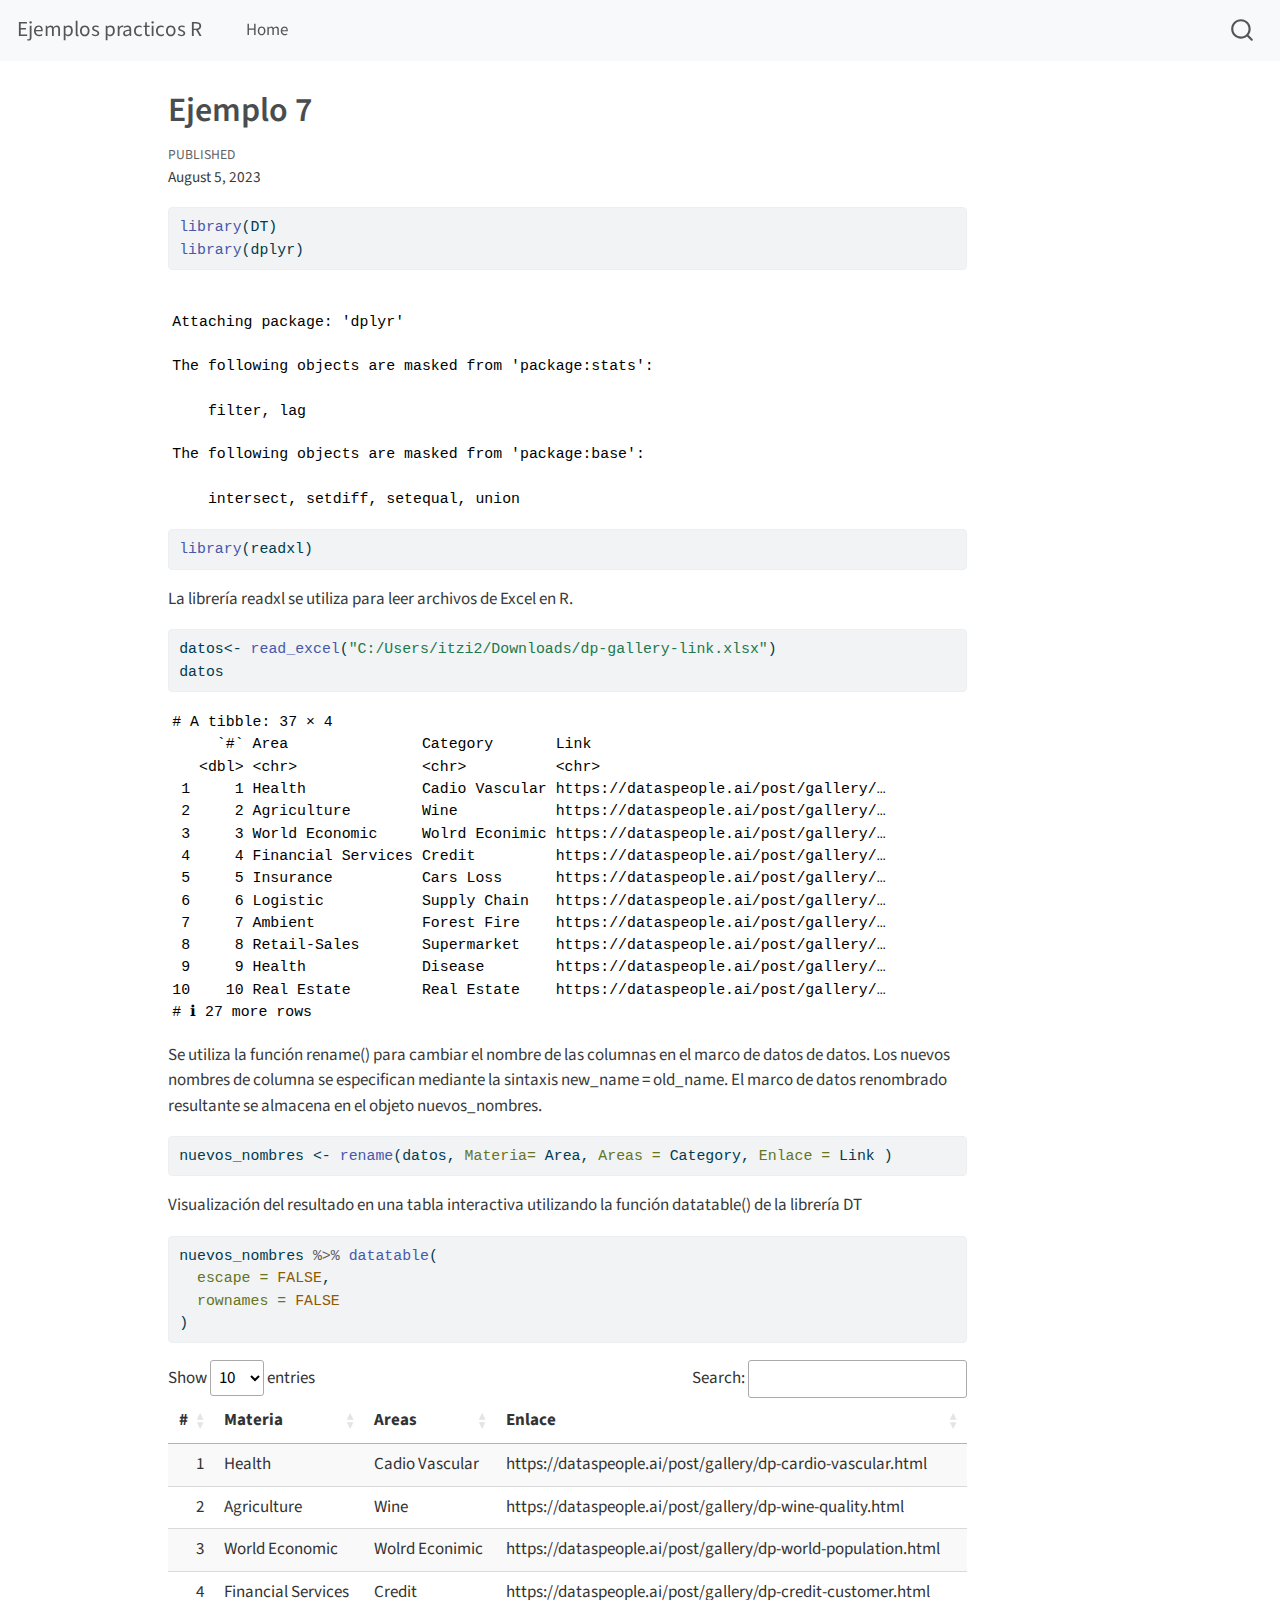
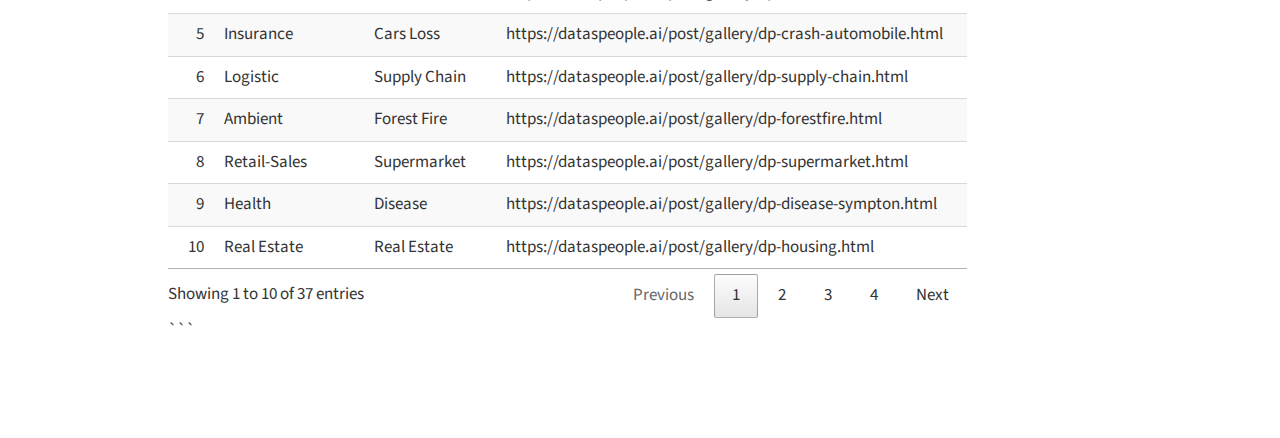
<file: docs/EJEMPLO 7, libreria Dplyr, función rename().html>
<!DOCTYPE html>
<html xmlns="http://www.w3.org/1999/xhtml" lang="en" xml:lang="en"><head>

<meta charset="utf-8">
<meta name="generator" content="quarto-1.3.433">

<meta name="viewport" content="width=device-width, initial-scale=1.0, user-scalable=yes">

<meta name="dcterms.date" content="2023-08-05">

<title>Ejemplos practicos R - Ejemplo 7</title>
<style>
code{white-space: pre-wrap;}
span.smallcaps{font-variant: small-caps;}
div.columns{display: flex; gap: min(4vw, 1.5em);}
div.column{flex: auto; overflow-x: auto;}
div.hanging-indent{margin-left: 1.5em; text-indent: -1.5em;}
ul.task-list{list-style: none;}
ul.task-list li input[type="checkbox"] {
  width: 0.8em;
  margin: 0 0.8em 0.2em -1em; /* quarto-specific, see https://github.com/quarto-dev/quarto-cli/issues/4556 */ 
  vertical-align: middle;
}
/* CSS for syntax highlighting */
pre > code.sourceCode { white-space: pre; position: relative; }
pre > code.sourceCode > span { display: inline-block; line-height: 1.25; }
pre > code.sourceCode > span:empty { height: 1.2em; }
.sourceCode { overflow: visible; }
code.sourceCode > span { color: inherit; text-decoration: inherit; }
div.sourceCode { margin: 1em 0; }
pre.sourceCode { margin: 0; }
@media screen {
div.sourceCode { overflow: auto; }
}
@media print {
pre > code.sourceCode { white-space: pre-wrap; }
pre > code.sourceCode > span { text-indent: -5em; padding-left: 5em; }
}
pre.numberSource code
  { counter-reset: source-line 0; }
pre.numberSource code > span
  { position: relative; left: -4em; counter-increment: source-line; }
pre.numberSource code > span > a:first-child::before
  { content: counter(source-line);
    position: relative; left: -1em; text-align: right; vertical-align: baseline;
    border: none; display: inline-block;
    -webkit-touch-callout: none; -webkit-user-select: none;
    -khtml-user-select: none; -moz-user-select: none;
    -ms-user-select: none; user-select: none;
    padding: 0 4px; width: 4em;
  }
pre.numberSource { margin-left: 3em;  padding-left: 4px; }
div.sourceCode
  {   }
@media screen {
pre > code.sourceCode > span > a:first-child::before { text-decoration: underline; }
}
</style>


<script src="site_libs/quarto-nav/quarto-nav.js"></script>
<script src="site_libs/quarto-nav/headroom.min.js"></script>
<script src="site_libs/clipboard/clipboard.min.js"></script>
<script src="site_libs/quarto-search/autocomplete.umd.js"></script>
<script src="site_libs/quarto-search/fuse.min.js"></script>
<script src="site_libs/quarto-search/quarto-search.js"></script>
<meta name="quarto:offset" content="./">
<script src="site_libs/quarto-html/quarto.js"></script>
<script src="site_libs/quarto-html/popper.min.js"></script>
<script src="site_libs/quarto-html/tippy.umd.min.js"></script>
<script src="site_libs/quarto-html/anchor.min.js"></script>
<link href="site_libs/quarto-html/tippy.css" rel="stylesheet">
<link href="site_libs/quarto-html/quarto-syntax-highlighting.css" rel="stylesheet" id="quarto-text-highlighting-styles">
<script src="site_libs/bootstrap/bootstrap.min.js"></script>
<link href="site_libs/bootstrap/bootstrap-icons.css" rel="stylesheet">
<link href="site_libs/bootstrap/bootstrap.min.css" rel="stylesheet" id="quarto-bootstrap" data-mode="light">
<script id="quarto-search-options" type="application/json">{
  "location": "navbar",
  "copy-button": false,
  "collapse-after": 3,
  "panel-placement": "end",
  "type": "overlay",
  "limit": 20,
  "language": {
    "search-no-results-text": "No results",
    "search-matching-documents-text": "matching documents",
    "search-copy-link-title": "Copy link to search",
    "search-hide-matches-text": "Hide additional matches",
    "search-more-match-text": "more match in this document",
    "search-more-matches-text": "more matches in this document",
    "search-clear-button-title": "Clear",
    "search-detached-cancel-button-title": "Cancel",
    "search-submit-button-title": "Submit",
    "search-label": "Search"
  }
}</script>

<script src="site_libs/htmlwidgets-1.6.2/htmlwidgets.js"></script>
<link href="site_libs/datatables-css-0.0.0/datatables-crosstalk.css" rel="stylesheet">
<script src="site_libs/datatables-binding-0.28/datatables.js"></script>
<script src="site_libs/jquery-3.6.0/jquery-3.6.0.min.js"></script>
<link href="site_libs/dt-core-1.13.4/css/jquery.dataTables.min.css" rel="stylesheet">
<link href="site_libs/dt-core-1.13.4/css/jquery.dataTables.extra.css" rel="stylesheet">
<script src="site_libs/dt-core-1.13.4/js/jquery.dataTables.min.js"></script>
<link href="site_libs/crosstalk-1.2.0/css/crosstalk.min.css" rel="stylesheet">
<script src="site_libs/crosstalk-1.2.0/js/crosstalk.min.js"></script>


<link rel="stylesheet" href="styles.css">
</head>

<body class="nav-fixed">

<div id="quarto-search-results"></div>
  <header id="quarto-header" class="headroom fixed-top">
    <nav class="navbar navbar-expand-lg navbar-dark ">
      <div class="navbar-container container-fluid">
      <div class="navbar-brand-container">
    <a class="navbar-brand" href="./index.html">
    <span class="navbar-title">Ejemplos practicos R</span>
    </a>
  </div>
            <div id="quarto-search" class="" title="Search"></div>
          <button class="navbar-toggler" type="button" data-bs-toggle="collapse" data-bs-target="#navbarCollapse" aria-controls="navbarCollapse" aria-expanded="false" aria-label="Toggle navigation" onclick="if (window.quartoToggleHeadroom) { window.quartoToggleHeadroom(); }">
  <span class="navbar-toggler-icon"></span>
</button>
          <div class="collapse navbar-collapse" id="navbarCollapse">
            <ul class="navbar-nav navbar-nav-scroll me-auto">
  <li class="nav-item">
    <a class="nav-link" href="./index.html" rel="" target="">
 <span class="menu-text">Home</span></a>
  </li>  
</ul>
            <div class="quarto-navbar-tools ms-auto">
</div>
          </div> <!-- /navcollapse -->
      </div> <!-- /container-fluid -->
    </nav>
</header>
<!-- content -->
<div id="quarto-content" class="quarto-container page-columns page-rows-contents page-layout-article page-navbar">
<!-- sidebar -->
<!-- margin-sidebar -->
    <div id="quarto-margin-sidebar" class="sidebar margin-sidebar">
        
    </div>
<!-- main -->
<main class="content" id="quarto-document-content">

<header id="title-block-header" class="quarto-title-block default">
<div class="quarto-title">
<h1 class="title">Ejemplo 7</h1>
</div>



<div class="quarto-title-meta">

    
    <div>
    <div class="quarto-title-meta-heading">Published</div>
    <div class="quarto-title-meta-contents">
      <p class="date">August 5, 2023</p>
    </div>
  </div>
  
    
  </div>
  

</header>

<div class="cell">
<div class="sourceCode cell-code" id="cb1"><pre class="sourceCode r code-with-copy"><code class="sourceCode r"><span id="cb1-1"><a href="#cb1-1" aria-hidden="true" tabindex="-1"></a><span class="fu">library</span>(DT)</span>
<span id="cb1-2"><a href="#cb1-2" aria-hidden="true" tabindex="-1"></a><span class="fu">library</span>(dplyr)</span></code><button title="Copy to Clipboard" class="code-copy-button"><i class="bi"></i></button></pre></div>
<div class="cell-output cell-output-stderr">
<pre><code>
Attaching package: 'dplyr'</code></pre>
</div>
<div class="cell-output cell-output-stderr">
<pre><code>The following objects are masked from 'package:stats':

    filter, lag</code></pre>
</div>
<div class="cell-output cell-output-stderr">
<pre><code>The following objects are masked from 'package:base':

    intersect, setdiff, setequal, union</code></pre>
</div>
<div class="sourceCode cell-code" id="cb5"><pre class="sourceCode r code-with-copy"><code class="sourceCode r"><span id="cb5-1"><a href="#cb5-1" aria-hidden="true" tabindex="-1"></a><span class="fu">library</span>(readxl)</span></code><button title="Copy to Clipboard" class="code-copy-button"><i class="bi"></i></button></pre></div>
</div>
<p>La librería readxl se utiliza para leer archivos de Excel en R.</p>
<div class="cell">
<div class="sourceCode cell-code" id="cb6"><pre class="sourceCode r code-with-copy"><code class="sourceCode r"><span id="cb6-1"><a href="#cb6-1" aria-hidden="true" tabindex="-1"></a>datos<span class="ot">&lt;-</span> <span class="fu">read_excel</span>(<span class="st">"C:/Users/itzi2/Downloads/dp-gallery-link.xlsx"</span>)</span>
<span id="cb6-2"><a href="#cb6-2" aria-hidden="true" tabindex="-1"></a>datos</span></code><button title="Copy to Clipboard" class="code-copy-button"><i class="bi"></i></button></pre></div>
<div class="cell-output cell-output-stdout">
<pre><code># A tibble: 37 × 4
     `#` Area               Category       Link                                 
   &lt;dbl&gt; &lt;chr&gt;              &lt;chr&gt;          &lt;chr&gt;                                
 1     1 Health             Cadio Vascular https://dataspeople.ai/post/gallery/…
 2     2 Agriculture        Wine           https://dataspeople.ai/post/gallery/…
 3     3 World Economic     Wolrd Econimic https://dataspeople.ai/post/gallery/…
 4     4 Financial Services Credit         https://dataspeople.ai/post/gallery/…
 5     5 Insurance          Cars Loss      https://dataspeople.ai/post/gallery/…
 6     6 Logistic           Supply Chain   https://dataspeople.ai/post/gallery/…
 7     7 Ambient            Forest Fire    https://dataspeople.ai/post/gallery/…
 8     8 Retail-Sales       Supermarket    https://dataspeople.ai/post/gallery/…
 9     9 Health             Disease        https://dataspeople.ai/post/gallery/…
10    10 Real Estate        Real Estate    https://dataspeople.ai/post/gallery/…
# ℹ 27 more rows</code></pre>
</div>
</div>
<p>Se utiliza la función rename() para cambiar el nombre de las columnas en el marco de datos de datos. Los nuevos nombres de columna se especifican mediante la sintaxis new_name = old_name. El marco de datos renombrado resultante se almacena en el objeto nuevos_nombres.</p>
<div class="cell">
<div class="sourceCode cell-code" id="cb8"><pre class="sourceCode r code-with-copy"><code class="sourceCode r"><span id="cb8-1"><a href="#cb8-1" aria-hidden="true" tabindex="-1"></a>nuevos_nombres <span class="ot">&lt;-</span> <span class="fu">rename</span>(datos, <span class="at">Materia=</span> Area, <span class="at">Areas =</span> Category, <span class="at">Enlace =</span> Link )</span></code><button title="Copy to Clipboard" class="code-copy-button"><i class="bi"></i></button></pre></div>
</div>
<p>Visualización del resultado en una tabla interactiva utilizando la función datatable() de la librería DT</p>
<div class="cell">
<div class="sourceCode cell-code" id="cb9"><pre class="sourceCode r code-with-copy"><code class="sourceCode r"><span id="cb9-1"><a href="#cb9-1" aria-hidden="true" tabindex="-1"></a>nuevos_nombres <span class="sc">%&gt;%</span> <span class="fu">datatable</span>(</span>
<span id="cb9-2"><a href="#cb9-2" aria-hidden="true" tabindex="-1"></a>  <span class="at">escape =</span> <span class="cn">FALSE</span>, </span>
<span id="cb9-3"><a href="#cb9-3" aria-hidden="true" tabindex="-1"></a>  <span class="at">rownames =</span> <span class="cn">FALSE</span></span>
<span id="cb9-4"><a href="#cb9-4" aria-hidden="true" tabindex="-1"></a>)</span></code><button title="Copy to Clipboard" class="code-copy-button"><i class="bi"></i></button></pre></div>
<div class="cell-output-display">

<div class="datatables html-widget html-fill-item-overflow-hidden html-fill-item" id="htmlwidget-e9913d22ae12e1128fb9" style="width:100%;height:auto;"></div>
<script type="application/json" data-for="htmlwidget-e9913d22ae12e1128fb9">{"x":{"filter":"none","vertical":false,"data":[[1,2,3,4,5,6,7,8,9,10,11,12,13,14,15,16,17,18,19,20,21,22,23,24,25,26,27,28,29,30,31,32,33,34,35,36,37],["Health","Agriculture","World Economic","Financial Services","Insurance","Logistic","Ambient","Retail-Sales","Health","Real Estate","Cars","Health","AML","Health","World Economic","Banks","Clinic Research","Benchmark","Food","Banks","Sports","Clinic Research","Clinic Research","Clinic Research","Clinic Research","Clinic Research","Clinic Research","Clinic Research","Clinic Research","Retail","Human Resources","Human Resources","Customer","Research","Research","Ambient","Research"],["Cadio Vascular","Wine","Wolrd Econimic","Credit","Cars Loss","Supply Chain","Forest Fire","Supermarket","Disease","Real Estate","Automobile","Covid","AML","Nutritional","GDP-PIB","Bankruptcy","Clinical Labs","Smartphones","Food","Banks","Sport Scoccer","Heart Failure","Heart","Hematology","Brest Cancer","Brest","Meandeley","Brest Cancer","Hematology","Cameras Segmentation","HR Engagement","HR Absenteeism","Churn","Smokers","Cells","Air Quality","Biopsy"],["https://dataspeople.ai/post/gallery/dp-cardio-vascular.html","https://dataspeople.ai/post/gallery/dp-wine-quality.html","https://dataspeople.ai/post/gallery/dp-world-population.html","https://dataspeople.ai/post/gallery/dp-credit-customer.html","https://dataspeople.ai/post/gallery/dp-crash-automobile.html","https://dataspeople.ai/post/gallery/dp-supply-chain.html","https://dataspeople.ai/post/gallery/dp-forestfire.html","https://dataspeople.ai/post/gallery/dp-supermarket.html","https://dataspeople.ai/post/gallery/dp-disease-sympton.html","https://dataspeople.ai/post/gallery/dp-housing.html","https://dataspeople.ai/post/gallery/dp-automobile.html","https://dataspeople.ai/post/gallery/dp-latest-covid.html","https://dataspeople.ai/post/gallery/dp-aml.html","https://dataspeople.ai/post/gallery/dp-nutritional.html","https://dataspeople.ai/post/gallery/dp-gdp.html","https://dataspeople.ai/post/gallery/dp-bankruptcy.html","https://dataspeople.ai/post/gallery/dp-clinic-labs.html","https://dataspeople.ai/post/gallery/dp-smartphones.html","https://dataspeople.ai/post/gallery/dp-food.html","https://dataspeople.ai/post/gallery/dp-banks.html","https://dataspeople.ai/post/gallery/dp-sports-soccer.html","https://dataspeople.ai/post/gallery/dp-heart-failure.html","https://dataspeople.ai/post/gallery/dp-heart.html","https://dataspeople.ai/post/gallery/dp-hematology.html","https://dataspeople.ai/post/gallery/dp-breast-cancer.html","https://dataspeople.ai/post/gallery/dp-breast.html","https://dataspeople.ai/post/gallery/dp-meandeley.html","https://dataspeople.ai/post/gallery/dp-brca.html","https://dataspeople.ai/post/gallery/dp-hetamology2.html","https://dataspeople.ai/post/gallery/dp-cameras.html","https://dataspeople.ai/post/gallery/dp-emp-engagement.html","https://dataspeople.ai/post/gallery/dp-absenteeism.html","https://dataspeople.ai/post/gallery/dp-churn.html","https://dataspeople.ai/post/gallery/dp-smokers.html","https://dataspeople.ai/post/gallery/dp-cells.html","https://dataspeople.ai/post/gallery/de-air-quality.html","https://dataspeople.ai/post/gallery/dp-biopsy.html"]],"container":"<table class=\"display\">\n  <thead>\n    <tr>\n      <th>#<\/th>\n      <th>Materia<\/th>\n      <th>Areas<\/th>\n      <th>Enlace<\/th>\n    <\/tr>\n  <\/thead>\n<\/table>","options":{"columnDefs":[{"className":"dt-right","targets":0}],"order":[],"autoWidth":false,"orderClasses":false}},"evals":[],"jsHooks":[]}</script>
</div>
</div>
<p>```</p>



</main> <!-- /main -->
<script id="quarto-html-after-body" type="application/javascript">
window.document.addEventListener("DOMContentLoaded", function (event) {
  const toggleBodyColorMode = (bsSheetEl) => {
    const mode = bsSheetEl.getAttribute("data-mode");
    const bodyEl = window.document.querySelector("body");
    if (mode === "dark") {
      bodyEl.classList.add("quarto-dark");
      bodyEl.classList.remove("quarto-light");
    } else {
      bodyEl.classList.add("quarto-light");
      bodyEl.classList.remove("quarto-dark");
    }
  }
  const toggleBodyColorPrimary = () => {
    const bsSheetEl = window.document.querySelector("link#quarto-bootstrap");
    if (bsSheetEl) {
      toggleBodyColorMode(bsSheetEl);
    }
  }
  toggleBodyColorPrimary();  
  const icon = "";
  const anchorJS = new window.AnchorJS();
  anchorJS.options = {
    placement: 'right',
    icon: icon
  };
  anchorJS.add('.anchored');
  const isCodeAnnotation = (el) => {
    for (const clz of el.classList) {
      if (clz.startsWith('code-annotation-')) {                     
        return true;
      }
    }
    return false;
  }
  const clipboard = new window.ClipboardJS('.code-copy-button', {
    text: function(trigger) {
      const codeEl = trigger.previousElementSibling.cloneNode(true);
      for (const childEl of codeEl.children) {
        if (isCodeAnnotation(childEl)) {
          childEl.remove();
        }
      }
      return codeEl.innerText;
    }
  });
  clipboard.on('success', function(e) {
    // button target
    const button = e.trigger;
    // don't keep focus
    button.blur();
    // flash "checked"
    button.classList.add('code-copy-button-checked');
    var currentTitle = button.getAttribute("title");
    button.setAttribute("title", "Copied!");
    let tooltip;
    if (window.bootstrap) {
      button.setAttribute("data-bs-toggle", "tooltip");
      button.setAttribute("data-bs-placement", "left");
      button.setAttribute("data-bs-title", "Copied!");
      tooltip = new bootstrap.Tooltip(button, 
        { trigger: "manual", 
          customClass: "code-copy-button-tooltip",
          offset: [0, -8]});
      tooltip.show();    
    }
    setTimeout(function() {
      if (tooltip) {
        tooltip.hide();
        button.removeAttribute("data-bs-title");
        button.removeAttribute("data-bs-toggle");
        button.removeAttribute("data-bs-placement");
      }
      button.setAttribute("title", currentTitle);
      button.classList.remove('code-copy-button-checked');
    }, 1000);
    // clear code selection
    e.clearSelection();
  });
  function tippyHover(el, contentFn) {
    const config = {
      allowHTML: true,
      content: contentFn,
      maxWidth: 500,
      delay: 100,
      arrow: false,
      appendTo: function(el) {
          return el.parentElement;
      },
      interactive: true,
      interactiveBorder: 10,
      theme: 'quarto',
      placement: 'bottom-start'
    };
    window.tippy(el, config); 
  }
  const noterefs = window.document.querySelectorAll('a[role="doc-noteref"]');
  for (var i=0; i<noterefs.length; i++) {
    const ref = noterefs[i];
    tippyHover(ref, function() {
      // use id or data attribute instead here
      let href = ref.getAttribute('data-footnote-href') || ref.getAttribute('href');
      try { href = new URL(href).hash; } catch {}
      const id = href.replace(/^#\/?/, "");
      const note = window.document.getElementById(id);
      return note.innerHTML;
    });
  }
      let selectedAnnoteEl;
      const selectorForAnnotation = ( cell, annotation) => {
        let cellAttr = 'data-code-cell="' + cell + '"';
        let lineAttr = 'data-code-annotation="' +  annotation + '"';
        const selector = 'span[' + cellAttr + '][' + lineAttr + ']';
        return selector;
      }
      const selectCodeLines = (annoteEl) => {
        const doc = window.document;
        const targetCell = annoteEl.getAttribute("data-target-cell");
        const targetAnnotation = annoteEl.getAttribute("data-target-annotation");
        const annoteSpan = window.document.querySelector(selectorForAnnotation(targetCell, targetAnnotation));
        const lines = annoteSpan.getAttribute("data-code-lines").split(",");
        const lineIds = lines.map((line) => {
          return targetCell + "-" + line;
        })
        let top = null;
        let height = null;
        let parent = null;
        if (lineIds.length > 0) {
            //compute the position of the single el (top and bottom and make a div)
            const el = window.document.getElementById(lineIds[0]);
            top = el.offsetTop;
            height = el.offsetHeight;
            parent = el.parentElement.parentElement;
          if (lineIds.length > 1) {
            const lastEl = window.document.getElementById(lineIds[lineIds.length - 1]);
            const bottom = lastEl.offsetTop + lastEl.offsetHeight;
            height = bottom - top;
          }
          if (top !== null && height !== null && parent !== null) {
            // cook up a div (if necessary) and position it 
            let div = window.document.getElementById("code-annotation-line-highlight");
            if (div === null) {
              div = window.document.createElement("div");
              div.setAttribute("id", "code-annotation-line-highlight");
              div.style.position = 'absolute';
              parent.appendChild(div);
            }
            div.style.top = top - 2 + "px";
            div.style.height = height + 4 + "px";
            let gutterDiv = window.document.getElementById("code-annotation-line-highlight-gutter");
            if (gutterDiv === null) {
              gutterDiv = window.document.createElement("div");
              gutterDiv.setAttribute("id", "code-annotation-line-highlight-gutter");
              gutterDiv.style.position = 'absolute';
              const codeCell = window.document.getElementById(targetCell);
              const gutter = codeCell.querySelector('.code-annotation-gutter');
              gutter.appendChild(gutterDiv);
            }
            gutterDiv.style.top = top - 2 + "px";
            gutterDiv.style.height = height + 4 + "px";
          }
          selectedAnnoteEl = annoteEl;
        }
      };
      const unselectCodeLines = () => {
        const elementsIds = ["code-annotation-line-highlight", "code-annotation-line-highlight-gutter"];
        elementsIds.forEach((elId) => {
          const div = window.document.getElementById(elId);
          if (div) {
            div.remove();
          }
        });
        selectedAnnoteEl = undefined;
      };
      // Attach click handler to the DT
      const annoteDls = window.document.querySelectorAll('dt[data-target-cell]');
      for (const annoteDlNode of annoteDls) {
        annoteDlNode.addEventListener('click', (event) => {
          const clickedEl = event.target;
          if (clickedEl !== selectedAnnoteEl) {
            unselectCodeLines();
            const activeEl = window.document.querySelector('dt[data-target-cell].code-annotation-active');
            if (activeEl) {
              activeEl.classList.remove('code-annotation-active');
            }
            selectCodeLines(clickedEl);
            clickedEl.classList.add('code-annotation-active');
          } else {
            // Unselect the line
            unselectCodeLines();
            clickedEl.classList.remove('code-annotation-active');
          }
        });
      }
  const findCites = (el) => {
    const parentEl = el.parentElement;
    if (parentEl) {
      const cites = parentEl.dataset.cites;
      if (cites) {
        return {
          el,
          cites: cites.split(' ')
        };
      } else {
        return findCites(el.parentElement)
      }
    } else {
      return undefined;
    }
  };
  var bibliorefs = window.document.querySelectorAll('a[role="doc-biblioref"]');
  for (var i=0; i<bibliorefs.length; i++) {
    const ref = bibliorefs[i];
    const citeInfo = findCites(ref);
    if (citeInfo) {
      tippyHover(citeInfo.el, function() {
        var popup = window.document.createElement('div');
        citeInfo.cites.forEach(function(cite) {
          var citeDiv = window.document.createElement('div');
          citeDiv.classList.add('hanging-indent');
          citeDiv.classList.add('csl-entry');
          var biblioDiv = window.document.getElementById('ref-' + cite);
          if (biblioDiv) {
            citeDiv.innerHTML = biblioDiv.innerHTML;
          }
          popup.appendChild(citeDiv);
        });
        return popup.innerHTML;
      });
    }
  }
});
</script>
</div> <!-- /content -->



</body></html>
</file>
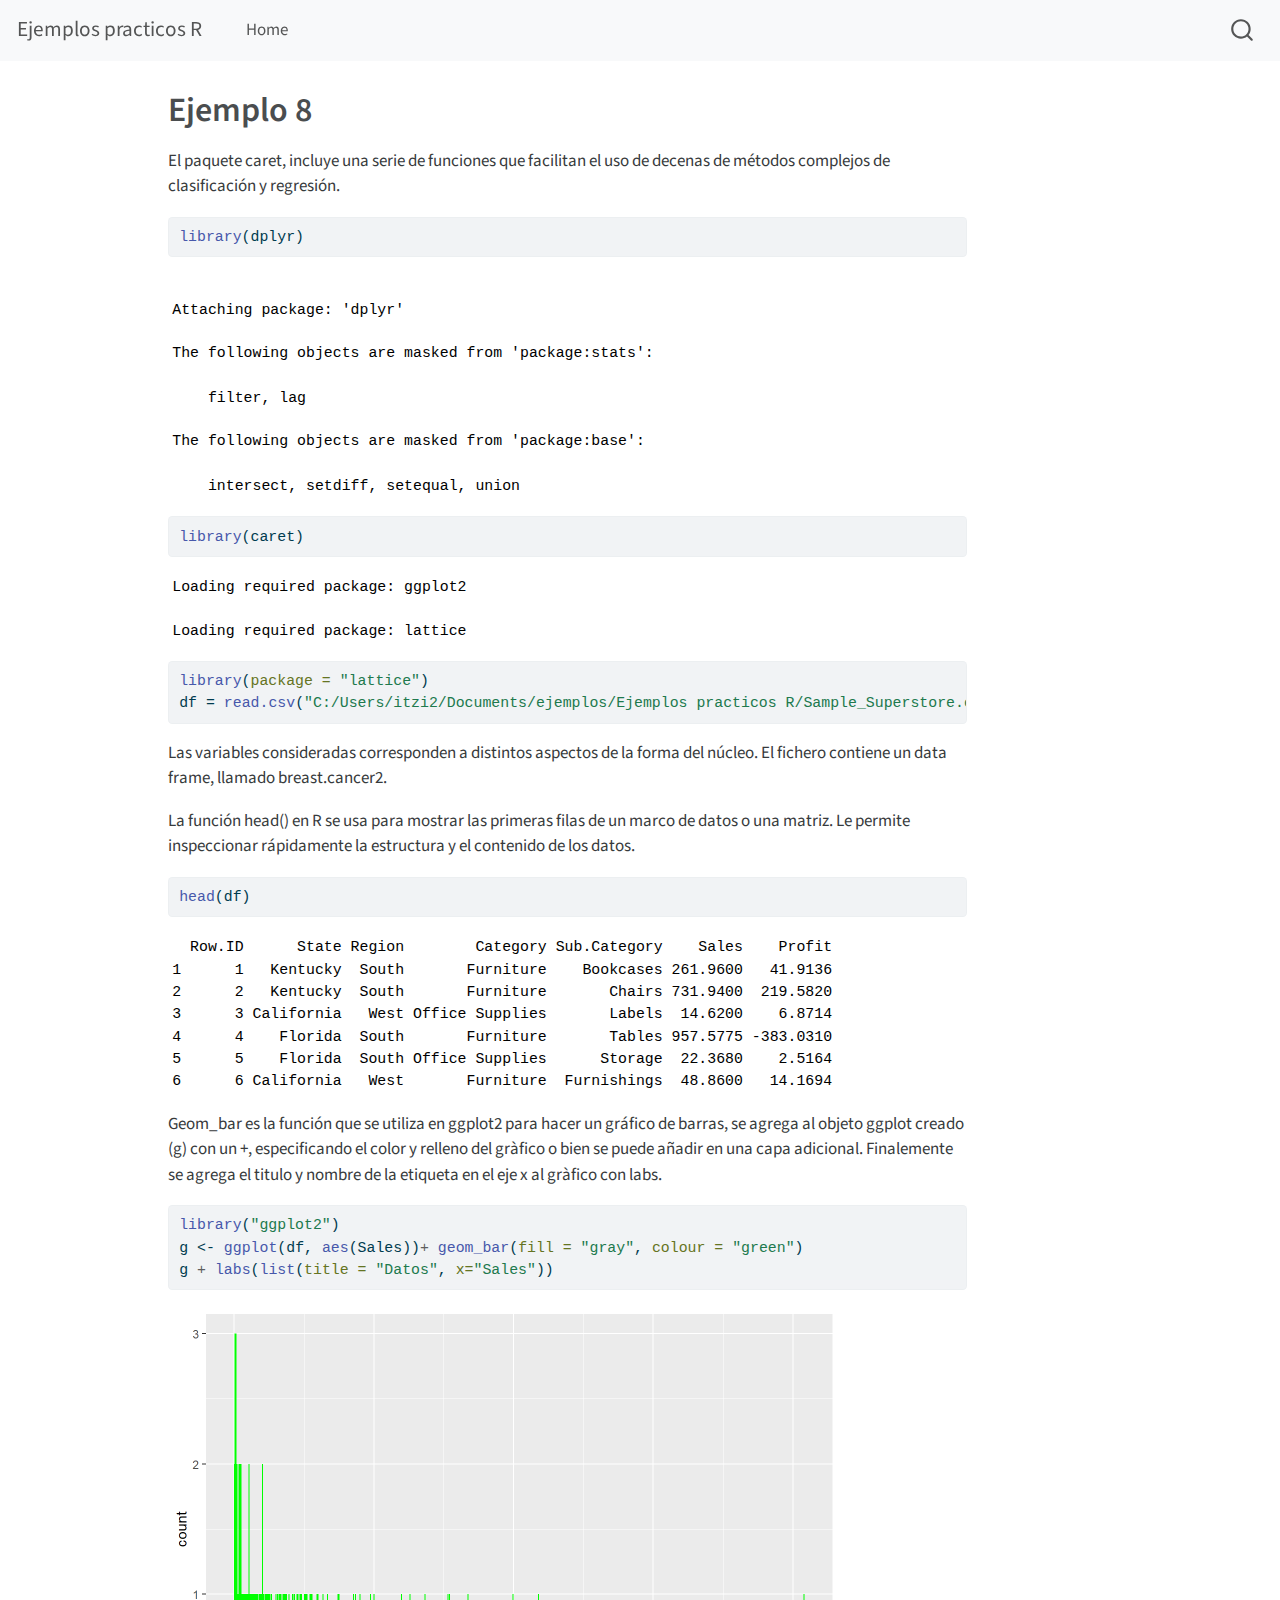
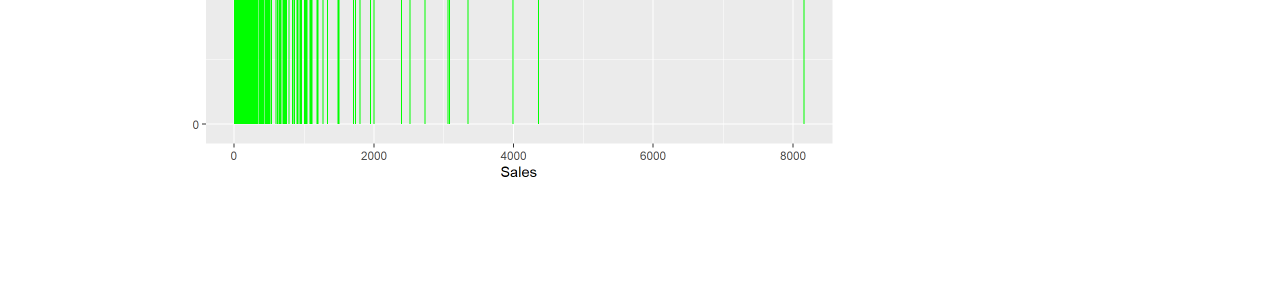
<file: docs/ejemplo 8.html>
<!DOCTYPE html>
<html xmlns="http://www.w3.org/1999/xhtml" lang="en" xml:lang="en"><head>

<meta charset="utf-8">
<meta name="generator" content="quarto-1.3.433">

<meta name="viewport" content="width=device-width, initial-scale=1.0, user-scalable=yes">


<title>Ejemplos practicos R - Ejemplo 8</title>
<style>
code{white-space: pre-wrap;}
span.smallcaps{font-variant: small-caps;}
div.columns{display: flex; gap: min(4vw, 1.5em);}
div.column{flex: auto; overflow-x: auto;}
div.hanging-indent{margin-left: 1.5em; text-indent: -1.5em;}
ul.task-list{list-style: none;}
ul.task-list li input[type="checkbox"] {
  width: 0.8em;
  margin: 0 0.8em 0.2em -1em; /* quarto-specific, see https://github.com/quarto-dev/quarto-cli/issues/4556 */ 
  vertical-align: middle;
}
/* CSS for syntax highlighting */
pre > code.sourceCode { white-space: pre; position: relative; }
pre > code.sourceCode > span { display: inline-block; line-height: 1.25; }
pre > code.sourceCode > span:empty { height: 1.2em; }
.sourceCode { overflow: visible; }
code.sourceCode > span { color: inherit; text-decoration: inherit; }
div.sourceCode { margin: 1em 0; }
pre.sourceCode { margin: 0; }
@media screen {
div.sourceCode { overflow: auto; }
}
@media print {
pre > code.sourceCode { white-space: pre-wrap; }
pre > code.sourceCode > span { text-indent: -5em; padding-left: 5em; }
}
pre.numberSource code
  { counter-reset: source-line 0; }
pre.numberSource code > span
  { position: relative; left: -4em; counter-increment: source-line; }
pre.numberSource code > span > a:first-child::before
  { content: counter(source-line);
    position: relative; left: -1em; text-align: right; vertical-align: baseline;
    border: none; display: inline-block;
    -webkit-touch-callout: none; -webkit-user-select: none;
    -khtml-user-select: none; -moz-user-select: none;
    -ms-user-select: none; user-select: none;
    padding: 0 4px; width: 4em;
  }
pre.numberSource { margin-left: 3em;  padding-left: 4px; }
div.sourceCode
  {   }
@media screen {
pre > code.sourceCode > span > a:first-child::before { text-decoration: underline; }
}
</style>


<script src="site_libs/quarto-nav/quarto-nav.js"></script>
<script src="site_libs/quarto-nav/headroom.min.js"></script>
<script src="site_libs/clipboard/clipboard.min.js"></script>
<script src="site_libs/quarto-search/autocomplete.umd.js"></script>
<script src="site_libs/quarto-search/fuse.min.js"></script>
<script src="site_libs/quarto-search/quarto-search.js"></script>
<meta name="quarto:offset" content="./">
<script src="site_libs/quarto-html/quarto.js"></script>
<script src="site_libs/quarto-html/popper.min.js"></script>
<script src="site_libs/quarto-html/tippy.umd.min.js"></script>
<script src="site_libs/quarto-html/anchor.min.js"></script>
<link href="site_libs/quarto-html/tippy.css" rel="stylesheet">
<link href="site_libs/quarto-html/quarto-syntax-highlighting.css" rel="stylesheet" id="quarto-text-highlighting-styles">
<script src="site_libs/bootstrap/bootstrap.min.js"></script>
<link href="site_libs/bootstrap/bootstrap-icons.css" rel="stylesheet">
<link href="site_libs/bootstrap/bootstrap.min.css" rel="stylesheet" id="quarto-bootstrap" data-mode="light">
<script id="quarto-search-options" type="application/json">{
  "location": "navbar",
  "copy-button": false,
  "collapse-after": 3,
  "panel-placement": "end",
  "type": "overlay",
  "limit": 20,
  "language": {
    "search-no-results-text": "No results",
    "search-matching-documents-text": "matching documents",
    "search-copy-link-title": "Copy link to search",
    "search-hide-matches-text": "Hide additional matches",
    "search-more-match-text": "more match in this document",
    "search-more-matches-text": "more matches in this document",
    "search-clear-button-title": "Clear",
    "search-detached-cancel-button-title": "Cancel",
    "search-submit-button-title": "Submit",
    "search-label": "Search"
  }
}</script>


<link rel="stylesheet" href="styles.css">
</head>

<body class="nav-fixed">

<div id="quarto-search-results"></div>
  <header id="quarto-header" class="headroom fixed-top">
    <nav class="navbar navbar-expand-lg navbar-dark ">
      <div class="navbar-container container-fluid">
      <div class="navbar-brand-container">
    <a class="navbar-brand" href="./index.html">
    <span class="navbar-title">Ejemplos practicos R</span>
    </a>
  </div>
            <div id="quarto-search" class="" title="Search"></div>
          <button class="navbar-toggler" type="button" data-bs-toggle="collapse" data-bs-target="#navbarCollapse" aria-controls="navbarCollapse" aria-expanded="false" aria-label="Toggle navigation" onclick="if (window.quartoToggleHeadroom) { window.quartoToggleHeadroom(); }">
  <span class="navbar-toggler-icon"></span>
</button>
          <div class="collapse navbar-collapse" id="navbarCollapse">
            <ul class="navbar-nav navbar-nav-scroll me-auto">
  <li class="nav-item">
    <a class="nav-link" href="./index.html" rel="" target="">
 <span class="menu-text">Home</span></a>
  </li>  
</ul>
            <div class="quarto-navbar-tools ms-auto">
</div>
          </div> <!-- /navcollapse -->
      </div> <!-- /container-fluid -->
    </nav>
</header>
<!-- content -->
<div id="quarto-content" class="quarto-container page-columns page-rows-contents page-layout-article page-navbar">
<!-- sidebar -->
<!-- margin-sidebar -->
    <div id="quarto-margin-sidebar" class="sidebar margin-sidebar">
        
    </div>
<!-- main -->
<main class="content" id="quarto-document-content">

<header id="title-block-header" class="quarto-title-block default">
<div class="quarto-title">
<h1 class="title">Ejemplo 8</h1>
</div>



<div class="quarto-title-meta">

    
  
    
  </div>
  

</header>

<p>El paquete caret, incluye una serie de funciones que facilitan el uso de decenas de métodos complejos de clasificación y regresión.</p>
<div class="cell">
<div class="sourceCode cell-code" id="cb1"><pre class="sourceCode r code-with-copy"><code class="sourceCode r"><span id="cb1-1"><a href="#cb1-1" aria-hidden="true" tabindex="-1"></a><span class="fu">library</span>(dplyr)</span></code><button title="Copy to Clipboard" class="code-copy-button"><i class="bi"></i></button></pre></div>
<div class="cell-output cell-output-stderr">
<pre><code>
Attaching package: 'dplyr'</code></pre>
</div>
<div class="cell-output cell-output-stderr">
<pre><code>The following objects are masked from 'package:stats':

    filter, lag</code></pre>
</div>
<div class="cell-output cell-output-stderr">
<pre><code>The following objects are masked from 'package:base':

    intersect, setdiff, setequal, union</code></pre>
</div>
<div class="sourceCode cell-code" id="cb5"><pre class="sourceCode r code-with-copy"><code class="sourceCode r"><span id="cb5-1"><a href="#cb5-1" aria-hidden="true" tabindex="-1"></a><span class="fu">library</span>(caret)</span></code><button title="Copy to Clipboard" class="code-copy-button"><i class="bi"></i></button></pre></div>
<div class="cell-output cell-output-stderr">
<pre><code>Loading required package: ggplot2</code></pre>
</div>
<div class="cell-output cell-output-stderr">
<pre><code>Loading required package: lattice</code></pre>
</div>
<div class="sourceCode cell-code" id="cb8"><pre class="sourceCode r code-with-copy"><code class="sourceCode r"><span id="cb8-1"><a href="#cb8-1" aria-hidden="true" tabindex="-1"></a><span class="fu">library</span>(<span class="at">package =</span> <span class="st">"lattice"</span>)</span>
<span id="cb8-2"><a href="#cb8-2" aria-hidden="true" tabindex="-1"></a>df <span class="ot">=</span> <span class="fu">read.csv</span>(<span class="st">"C:/Users/itzi2/Documents/ejemplos/Ejemplos practicos R/Sample_Superstore.csv"</span>)</span></code><button title="Copy to Clipboard" class="code-copy-button"><i class="bi"></i></button></pre></div>
</div>
<p>Las variables consideradas corresponden a distintos aspectos de la forma del núcleo. El fichero contiene un data frame, llamado breast.cancer2.</p>
<p>La función head() en R se usa para mostrar las primeras filas de un marco de datos o una matriz. Le permite inspeccionar rápidamente la estructura y el contenido de los datos.</p>
<div class="cell">
<div class="sourceCode cell-code" id="cb9"><pre class="sourceCode r code-with-copy"><code class="sourceCode r"><span id="cb9-1"><a href="#cb9-1" aria-hidden="true" tabindex="-1"></a><span class="fu">head</span>(df)</span></code><button title="Copy to Clipboard" class="code-copy-button"><i class="bi"></i></button></pre></div>
<div class="cell-output cell-output-stdout">
<pre><code>  Row.ID      State Region        Category Sub.Category    Sales    Profit
1      1   Kentucky  South       Furniture    Bookcases 261.9600   41.9136
2      2   Kentucky  South       Furniture       Chairs 731.9400  219.5820
3      3 California   West Office Supplies       Labels  14.6200    6.8714
4      4    Florida  South       Furniture       Tables 957.5775 -383.0310
5      5    Florida  South Office Supplies      Storage  22.3680    2.5164
6      6 California   West       Furniture  Furnishings  48.8600   14.1694</code></pre>
</div>
</div>
<p>Geom_bar es la función que se utiliza en ggplot2 para hacer un gráfico de barras, se agrega al objeto ggplot creado (g) con un +, especificando el color y relleno del gràfico o bien se puede añadir en una capa adicional. Finalemente se agrega el titulo y nombre de la etiqueta en el eje x al gràfico con labs.</p>
<div class="cell">
<div class="sourceCode cell-code" id="cb11"><pre class="sourceCode r code-with-copy"><code class="sourceCode r"><span id="cb11-1"><a href="#cb11-1" aria-hidden="true" tabindex="-1"></a><span class="fu">library</span>(<span class="st">"ggplot2"</span>)</span>
<span id="cb11-2"><a href="#cb11-2" aria-hidden="true" tabindex="-1"></a>g <span class="ot">&lt;-</span> <span class="fu">ggplot</span>(df, <span class="fu">aes</span>(Sales))<span class="sc">+</span> <span class="fu">geom_bar</span>(<span class="at">fill =</span> <span class="st">"gray"</span>, <span class="at">colour =</span> <span class="st">"green"</span>)</span>
<span id="cb11-3"><a href="#cb11-3" aria-hidden="true" tabindex="-1"></a>g <span class="sc">+</span> <span class="fu">labs</span>(<span class="fu">list</span>(<span class="at">title =</span> <span class="st">"Datos"</span>, <span class="at">x=</span><span class="st">"Sales"</span>))</span></code><button title="Copy to Clipboard" class="code-copy-button"><i class="bi"></i></button></pre></div>
<div class="cell-output-display">
<p><img src="ejemplo-8_files/figure-html/unnamed-chunk-3-1.png" class="img-fluid" width="672"></p>
</div>
</div>



</main> <!-- /main -->
<script id="quarto-html-after-body" type="application/javascript">
window.document.addEventListener("DOMContentLoaded", function (event) {
  const toggleBodyColorMode = (bsSheetEl) => {
    const mode = bsSheetEl.getAttribute("data-mode");
    const bodyEl = window.document.querySelector("body");
    if (mode === "dark") {
      bodyEl.classList.add("quarto-dark");
      bodyEl.classList.remove("quarto-light");
    } else {
      bodyEl.classList.add("quarto-light");
      bodyEl.classList.remove("quarto-dark");
    }
  }
  const toggleBodyColorPrimary = () => {
    const bsSheetEl = window.document.querySelector("link#quarto-bootstrap");
    if (bsSheetEl) {
      toggleBodyColorMode(bsSheetEl);
    }
  }
  toggleBodyColorPrimary();  
  const icon = "";
  const anchorJS = new window.AnchorJS();
  anchorJS.options = {
    placement: 'right',
    icon: icon
  };
  anchorJS.add('.anchored');
  const isCodeAnnotation = (el) => {
    for (const clz of el.classList) {
      if (clz.startsWith('code-annotation-')) {                     
        return true;
      }
    }
    return false;
  }
  const clipboard = new window.ClipboardJS('.code-copy-button', {
    text: function(trigger) {
      const codeEl = trigger.previousElementSibling.cloneNode(true);
      for (const childEl of codeEl.children) {
        if (isCodeAnnotation(childEl)) {
          childEl.remove();
        }
      }
      return codeEl.innerText;
    }
  });
  clipboard.on('success', function(e) {
    // button target
    const button = e.trigger;
    // don't keep focus
    button.blur();
    // flash "checked"
    button.classList.add('code-copy-button-checked');
    var currentTitle = button.getAttribute("title");
    button.setAttribute("title", "Copied!");
    let tooltip;
    if (window.bootstrap) {
      button.setAttribute("data-bs-toggle", "tooltip");
      button.setAttribute("data-bs-placement", "left");
      button.setAttribute("data-bs-title", "Copied!");
      tooltip = new bootstrap.Tooltip(button, 
        { trigger: "manual", 
          customClass: "code-copy-button-tooltip",
          offset: [0, -8]});
      tooltip.show();    
    }
    setTimeout(function() {
      if (tooltip) {
        tooltip.hide();
        button.removeAttribute("data-bs-title");
        button.removeAttribute("data-bs-toggle");
        button.removeAttribute("data-bs-placement");
      }
      button.setAttribute("title", currentTitle);
      button.classList.remove('code-copy-button-checked');
    }, 1000);
    // clear code selection
    e.clearSelection();
  });
  function tippyHover(el, contentFn) {
    const config = {
      allowHTML: true,
      content: contentFn,
      maxWidth: 500,
      delay: 100,
      arrow: false,
      appendTo: function(el) {
          return el.parentElement;
      },
      interactive: true,
      interactiveBorder: 10,
      theme: 'quarto',
      placement: 'bottom-start'
    };
    window.tippy(el, config); 
  }
  const noterefs = window.document.querySelectorAll('a[role="doc-noteref"]');
  for (var i=0; i<noterefs.length; i++) {
    const ref = noterefs[i];
    tippyHover(ref, function() {
      // use id or data attribute instead here
      let href = ref.getAttribute('data-footnote-href') || ref.getAttribute('href');
      try { href = new URL(href).hash; } catch {}
      const id = href.replace(/^#\/?/, "");
      const note = window.document.getElementById(id);
      return note.innerHTML;
    });
  }
      let selectedAnnoteEl;
      const selectorForAnnotation = ( cell, annotation) => {
        let cellAttr = 'data-code-cell="' + cell + '"';
        let lineAttr = 'data-code-annotation="' +  annotation + '"';
        const selector = 'span[' + cellAttr + '][' + lineAttr + ']';
        return selector;
      }
      const selectCodeLines = (annoteEl) => {
        const doc = window.document;
        const targetCell = annoteEl.getAttribute("data-target-cell");
        const targetAnnotation = annoteEl.getAttribute("data-target-annotation");
        const annoteSpan = window.document.querySelector(selectorForAnnotation(targetCell, targetAnnotation));
        const lines = annoteSpan.getAttribute("data-code-lines").split(",");
        const lineIds = lines.map((line) => {
          return targetCell + "-" + line;
        })
        let top = null;
        let height = null;
        let parent = null;
        if (lineIds.length > 0) {
            //compute the position of the single el (top and bottom and make a div)
            const el = window.document.getElementById(lineIds[0]);
            top = el.offsetTop;
            height = el.offsetHeight;
            parent = el.parentElement.parentElement;
          if (lineIds.length > 1) {
            const lastEl = window.document.getElementById(lineIds[lineIds.length - 1]);
            const bottom = lastEl.offsetTop + lastEl.offsetHeight;
            height = bottom - top;
          }
          if (top !== null && height !== null && parent !== null) {
            // cook up a div (if necessary) and position it 
            let div = window.document.getElementById("code-annotation-line-highlight");
            if (div === null) {
              div = window.document.createElement("div");
              div.setAttribute("id", "code-annotation-line-highlight");
              div.style.position = 'absolute';
              parent.appendChild(div);
            }
            div.style.top = top - 2 + "px";
            div.style.height = height + 4 + "px";
            let gutterDiv = window.document.getElementById("code-annotation-line-highlight-gutter");
            if (gutterDiv === null) {
              gutterDiv = window.document.createElement("div");
              gutterDiv.setAttribute("id", "code-annotation-line-highlight-gutter");
              gutterDiv.style.position = 'absolute';
              const codeCell = window.document.getElementById(targetCell);
              const gutter = codeCell.querySelector('.code-annotation-gutter');
              gutter.appendChild(gutterDiv);
            }
            gutterDiv.style.top = top - 2 + "px";
            gutterDiv.style.height = height + 4 + "px";
          }
          selectedAnnoteEl = annoteEl;
        }
      };
      const unselectCodeLines = () => {
        const elementsIds = ["code-annotation-line-highlight", "code-annotation-line-highlight-gutter"];
        elementsIds.forEach((elId) => {
          const div = window.document.getElementById(elId);
          if (div) {
            div.remove();
          }
        });
        selectedAnnoteEl = undefined;
      };
      // Attach click handler to the DT
      const annoteDls = window.document.querySelectorAll('dt[data-target-cell]');
      for (const annoteDlNode of annoteDls) {
        annoteDlNode.addEventListener('click', (event) => {
          const clickedEl = event.target;
          if (clickedEl !== selectedAnnoteEl) {
            unselectCodeLines();
            const activeEl = window.document.querySelector('dt[data-target-cell].code-annotation-active');
            if (activeEl) {
              activeEl.classList.remove('code-annotation-active');
            }
            selectCodeLines(clickedEl);
            clickedEl.classList.add('code-annotation-active');
          } else {
            // Unselect the line
            unselectCodeLines();
            clickedEl.classList.remove('code-annotation-active');
          }
        });
      }
  const findCites = (el) => {
    const parentEl = el.parentElement;
    if (parentEl) {
      const cites = parentEl.dataset.cites;
      if (cites) {
        return {
          el,
          cites: cites.split(' ')
        };
      } else {
        return findCites(el.parentElement)
      }
    } else {
      return undefined;
    }
  };
  var bibliorefs = window.document.querySelectorAll('a[role="doc-biblioref"]');
  for (var i=0; i<bibliorefs.length; i++) {
    const ref = bibliorefs[i];
    const citeInfo = findCites(ref);
    if (citeInfo) {
      tippyHover(citeInfo.el, function() {
        var popup = window.document.createElement('div');
        citeInfo.cites.forEach(function(cite) {
          var citeDiv = window.document.createElement('div');
          citeDiv.classList.add('hanging-indent');
          citeDiv.classList.add('csl-entry');
          var biblioDiv = window.document.getElementById('ref-' + cite);
          if (biblioDiv) {
            citeDiv.innerHTML = biblioDiv.innerHTML;
          }
          popup.appendChild(citeDiv);
        });
        return popup.innerHTML;
      });
    }
  }
});
</script>
</div> <!-- /content -->



</body></html>
</file>
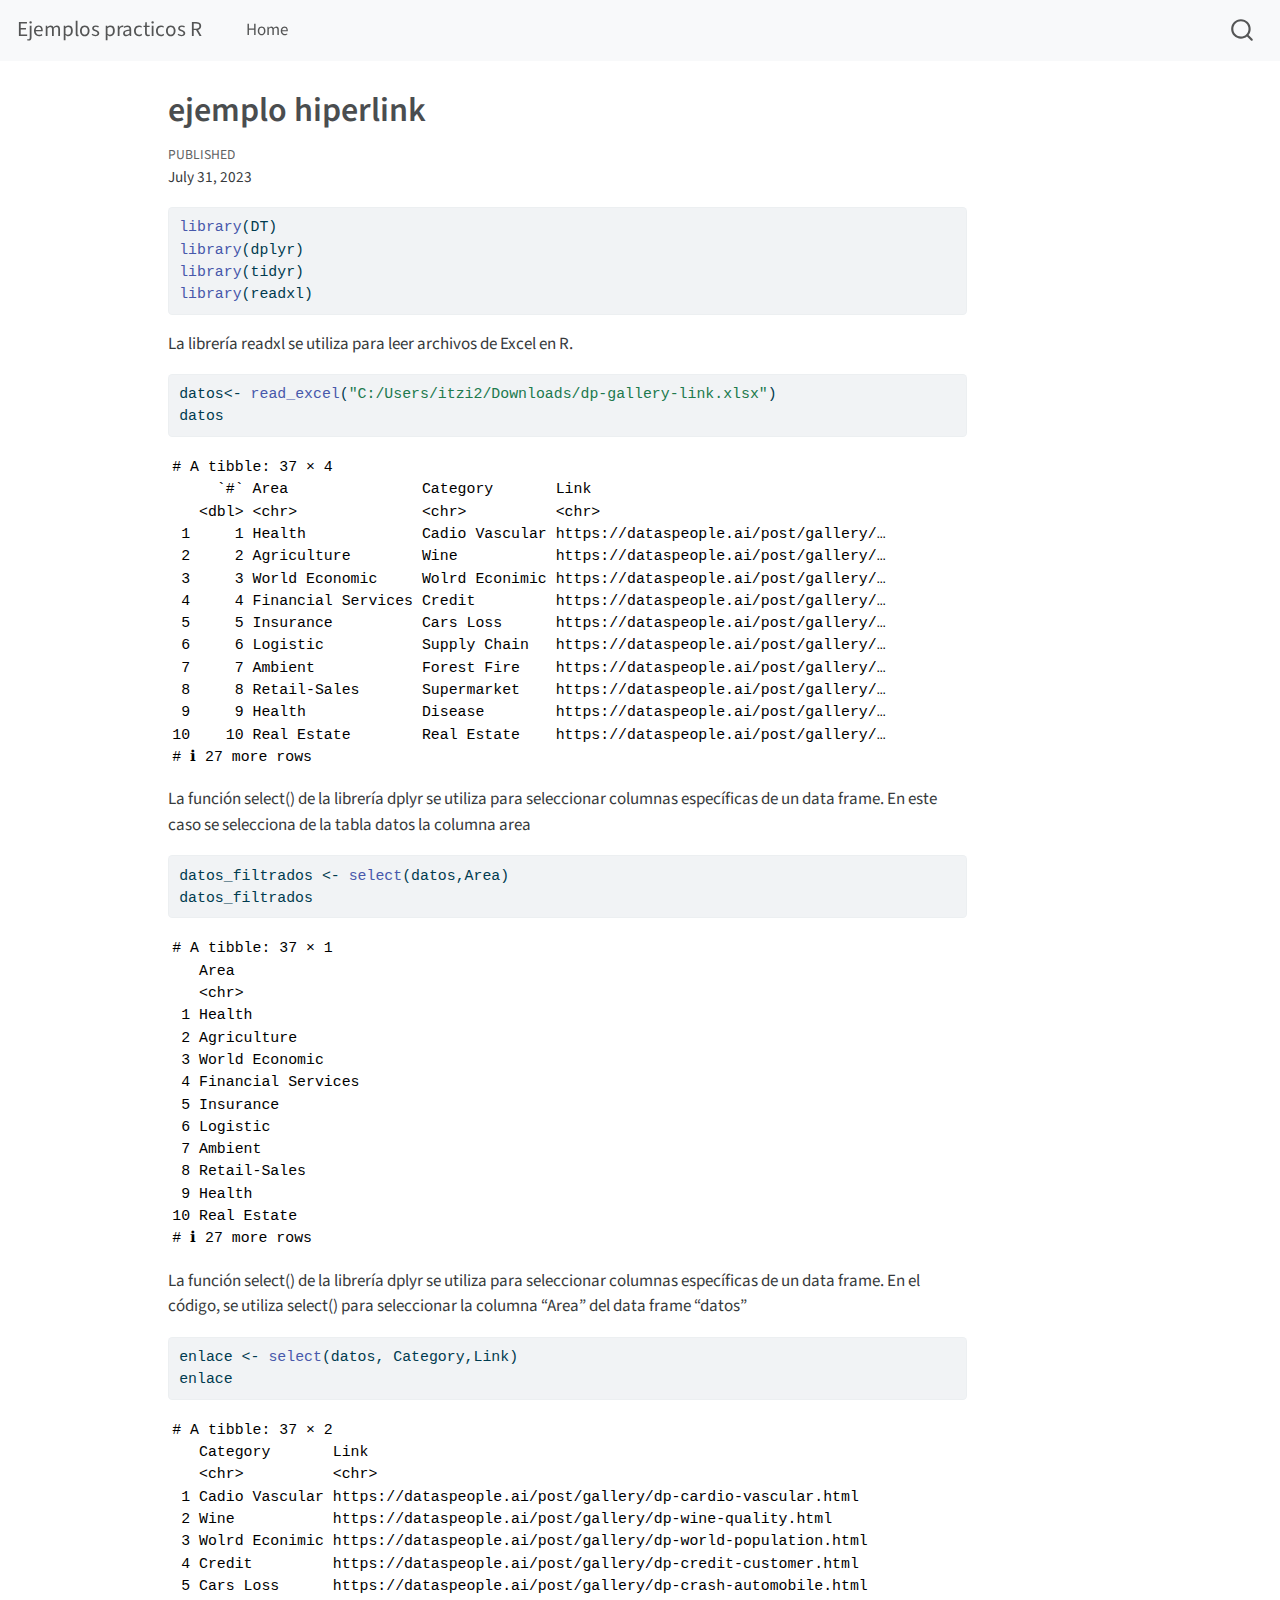
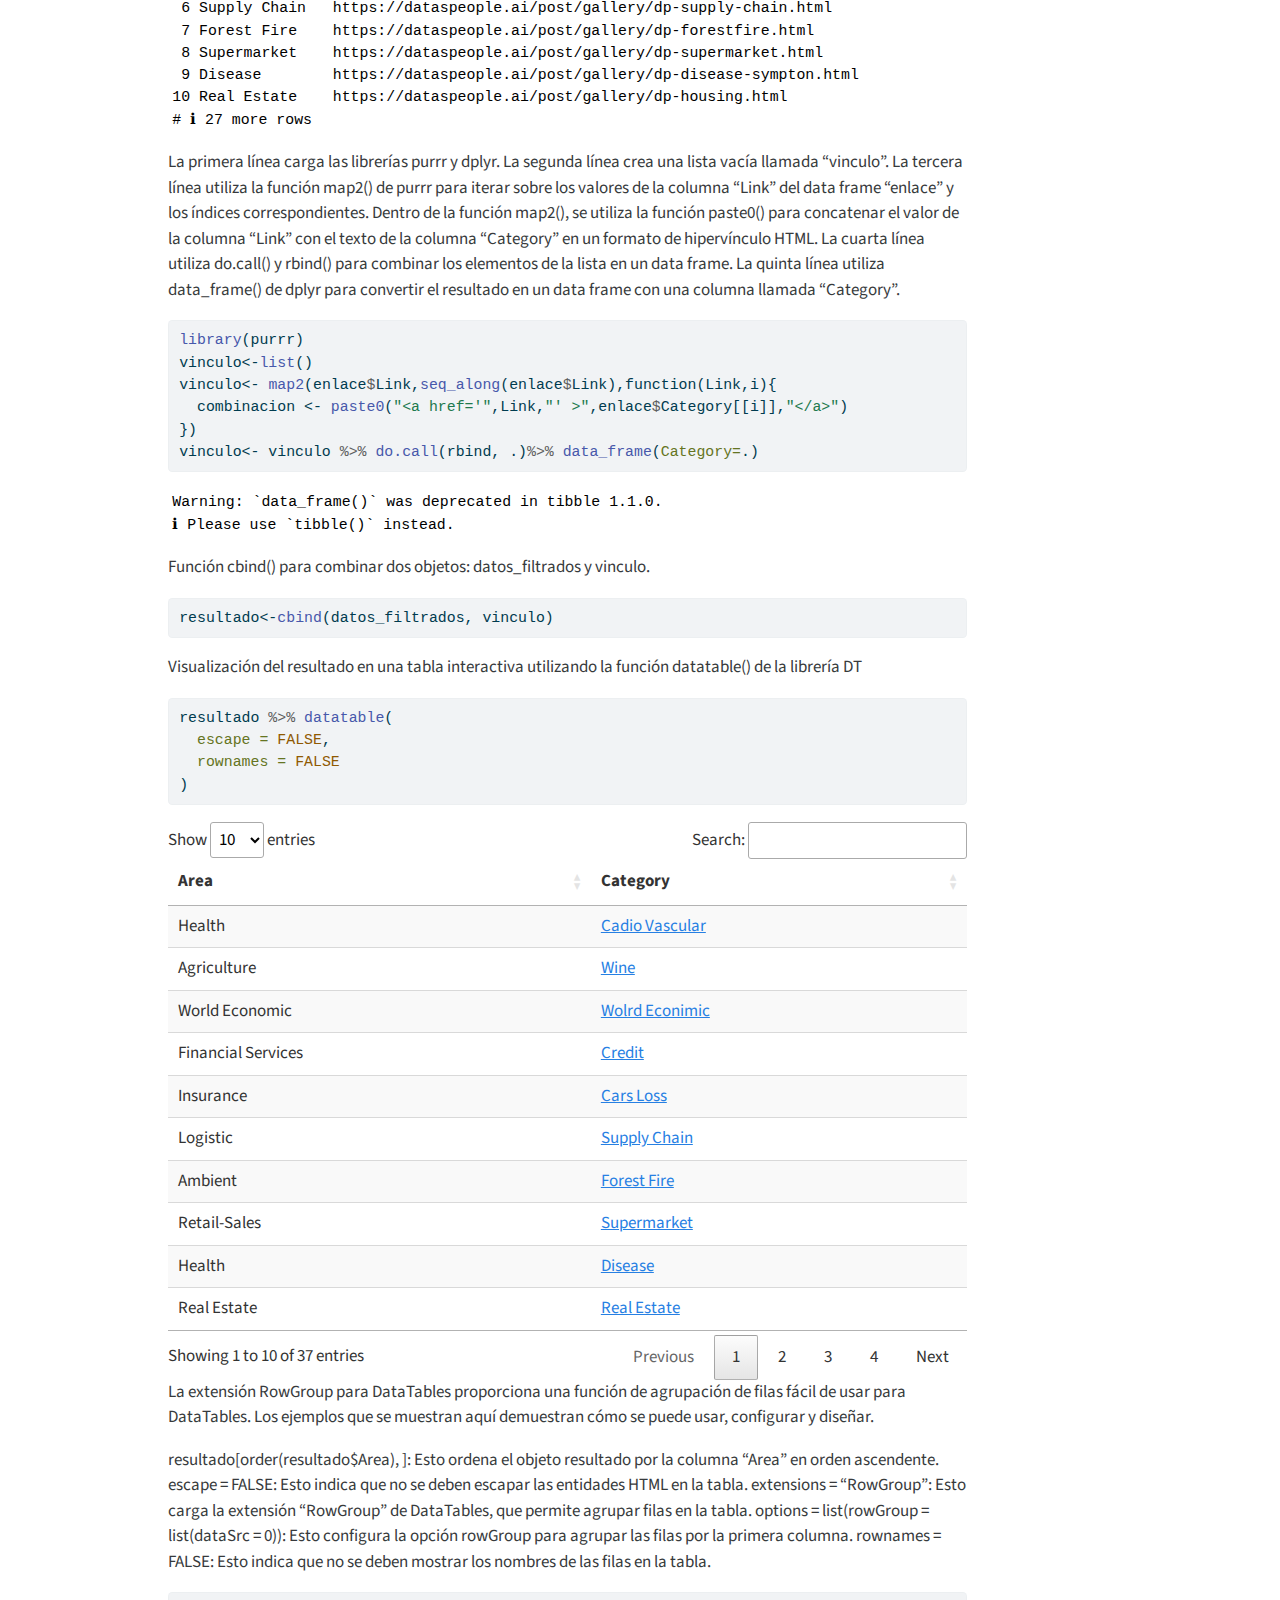
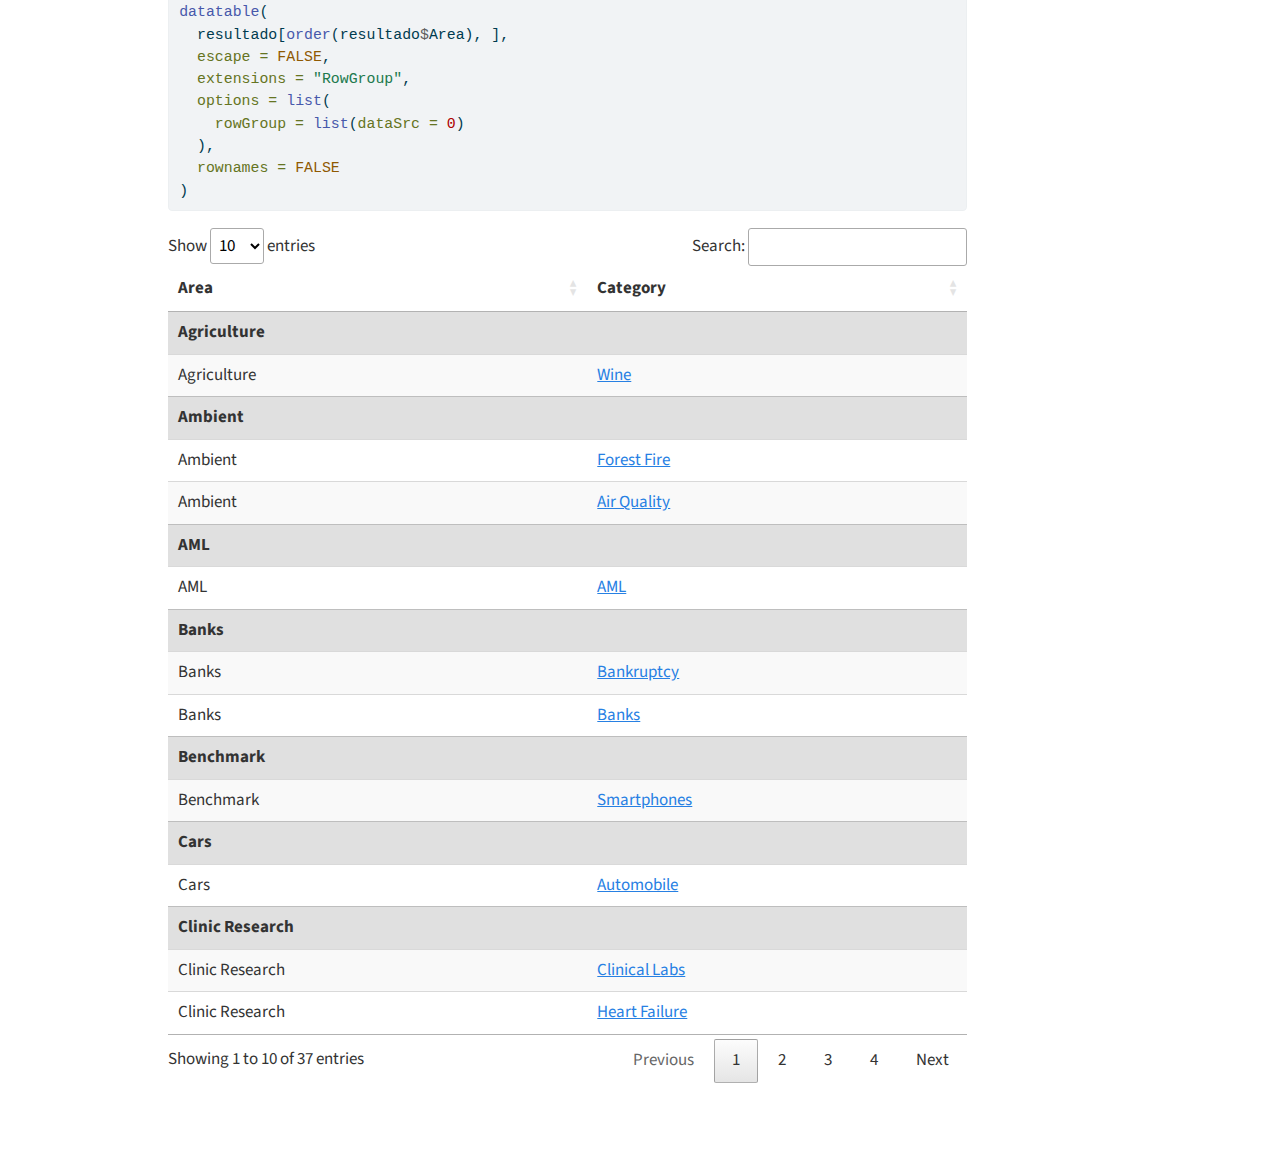
<file: docs/ejemplo de hiperlink.html>
<!DOCTYPE html>
<html xmlns="http://www.w3.org/1999/xhtml" lang="en" xml:lang="en"><head>

<meta charset="utf-8">
<meta name="generator" content="quarto-1.3.433">

<meta name="viewport" content="width=device-width, initial-scale=1.0, user-scalable=yes">

<meta name="dcterms.date" content="2023-07-31">

<title>Ejemplos practicos R - ejemplo hiperlink</title>
<style>
code{white-space: pre-wrap;}
span.smallcaps{font-variant: small-caps;}
div.columns{display: flex; gap: min(4vw, 1.5em);}
div.column{flex: auto; overflow-x: auto;}
div.hanging-indent{margin-left: 1.5em; text-indent: -1.5em;}
ul.task-list{list-style: none;}
ul.task-list li input[type="checkbox"] {
  width: 0.8em;
  margin: 0 0.8em 0.2em -1em; /* quarto-specific, see https://github.com/quarto-dev/quarto-cli/issues/4556 */ 
  vertical-align: middle;
}
/* CSS for syntax highlighting */
pre > code.sourceCode { white-space: pre; position: relative; }
pre > code.sourceCode > span { display: inline-block; line-height: 1.25; }
pre > code.sourceCode > span:empty { height: 1.2em; }
.sourceCode { overflow: visible; }
code.sourceCode > span { color: inherit; text-decoration: inherit; }
div.sourceCode { margin: 1em 0; }
pre.sourceCode { margin: 0; }
@media screen {
div.sourceCode { overflow: auto; }
}
@media print {
pre > code.sourceCode { white-space: pre-wrap; }
pre > code.sourceCode > span { text-indent: -5em; padding-left: 5em; }
}
pre.numberSource code
  { counter-reset: source-line 0; }
pre.numberSource code > span
  { position: relative; left: -4em; counter-increment: source-line; }
pre.numberSource code > span > a:first-child::before
  { content: counter(source-line);
    position: relative; left: -1em; text-align: right; vertical-align: baseline;
    border: none; display: inline-block;
    -webkit-touch-callout: none; -webkit-user-select: none;
    -khtml-user-select: none; -moz-user-select: none;
    -ms-user-select: none; user-select: none;
    padding: 0 4px; width: 4em;
  }
pre.numberSource { margin-left: 3em;  padding-left: 4px; }
div.sourceCode
  {   }
@media screen {
pre > code.sourceCode > span > a:first-child::before { text-decoration: underline; }
}
</style>


<script src="site_libs/quarto-nav/quarto-nav.js"></script>
<script src="site_libs/quarto-nav/headroom.min.js"></script>
<script src="site_libs/clipboard/clipboard.min.js"></script>
<script src="site_libs/quarto-search/autocomplete.umd.js"></script>
<script src="site_libs/quarto-search/fuse.min.js"></script>
<script src="site_libs/quarto-search/quarto-search.js"></script>
<meta name="quarto:offset" content="./">
<script src="site_libs/quarto-html/quarto.js"></script>
<script src="site_libs/quarto-html/popper.min.js"></script>
<script src="site_libs/quarto-html/tippy.umd.min.js"></script>
<script src="site_libs/quarto-html/anchor.min.js"></script>
<link href="site_libs/quarto-html/tippy.css" rel="stylesheet">
<link href="site_libs/quarto-html/quarto-syntax-highlighting.css" rel="stylesheet" id="quarto-text-highlighting-styles">
<script src="site_libs/bootstrap/bootstrap.min.js"></script>
<link href="site_libs/bootstrap/bootstrap-icons.css" rel="stylesheet">
<link href="site_libs/bootstrap/bootstrap.min.css" rel="stylesheet" id="quarto-bootstrap" data-mode="light">
<script id="quarto-search-options" type="application/json">{
  "location": "navbar",
  "copy-button": false,
  "collapse-after": 3,
  "panel-placement": "end",
  "type": "overlay",
  "limit": 20,
  "language": {
    "search-no-results-text": "No results",
    "search-matching-documents-text": "matching documents",
    "search-copy-link-title": "Copy link to search",
    "search-hide-matches-text": "Hide additional matches",
    "search-more-match-text": "more match in this document",
    "search-more-matches-text": "more matches in this document",
    "search-clear-button-title": "Clear",
    "search-detached-cancel-button-title": "Cancel",
    "search-submit-button-title": "Submit",
    "search-label": "Search"
  }
}</script>

<script src="site_libs/htmlwidgets-1.6.2/htmlwidgets.js"></script>
<link href="site_libs/datatables-css-0.0.0/datatables-crosstalk.css" rel="stylesheet">
<script src="site_libs/datatables-binding-0.28/datatables.js"></script>
<script src="site_libs/jquery-3.6.0/jquery-3.6.0.min.js"></script>
<link href="site_libs/dt-core-1.13.4/css/jquery.dataTables.min.css" rel="stylesheet">
<link href="site_libs/dt-core-1.13.4/css/jquery.dataTables.extra.css" rel="stylesheet">
<script src="site_libs/dt-core-1.13.4/js/jquery.dataTables.min.js"></script>
<link href="site_libs/crosstalk-1.2.0/css/crosstalk.min.css" rel="stylesheet">
<script src="site_libs/crosstalk-1.2.0/js/crosstalk.min.js"></script>
<link href="site_libs/dt-ext-rowgroup-1.13.4/css/rowGroup.dataTables.min.css" rel="stylesheet">
<script src="site_libs/dt-ext-rowgroup-1.13.4/js/dataTables.rowGroup.min.js"></script>


<link rel="stylesheet" href="styles.css">
</head>

<body class="nav-fixed">

<div id="quarto-search-results"></div>
  <header id="quarto-header" class="headroom fixed-top">
    <nav class="navbar navbar-expand-lg navbar-dark ">
      <div class="navbar-container container-fluid">
      <div class="navbar-brand-container">
    <a class="navbar-brand" href="./index.html">
    <span class="navbar-title">Ejemplos practicos R</span>
    </a>
  </div>
            <div id="quarto-search" class="" title="Search"></div>
          <button class="navbar-toggler" type="button" data-bs-toggle="collapse" data-bs-target="#navbarCollapse" aria-controls="navbarCollapse" aria-expanded="false" aria-label="Toggle navigation" onclick="if (window.quartoToggleHeadroom) { window.quartoToggleHeadroom(); }">
  <span class="navbar-toggler-icon"></span>
</button>
          <div class="collapse navbar-collapse" id="navbarCollapse">
            <ul class="navbar-nav navbar-nav-scroll me-auto">
  <li class="nav-item">
    <a class="nav-link" href="./index.html" rel="" target="">
 <span class="menu-text">Home</span></a>
  </li>  
</ul>
            <div class="quarto-navbar-tools ms-auto">
</div>
          </div> <!-- /navcollapse -->
      </div> <!-- /container-fluid -->
    </nav>
</header>
<!-- content -->
<div id="quarto-content" class="quarto-container page-columns page-rows-contents page-layout-article page-navbar">
<!-- sidebar -->
<!-- margin-sidebar -->
    <div id="quarto-margin-sidebar" class="sidebar margin-sidebar">
        
    </div>
<!-- main -->
<main class="content" id="quarto-document-content">

<header id="title-block-header" class="quarto-title-block default">
<div class="quarto-title">
<h1 class="title">ejemplo hiperlink</h1>
</div>



<div class="quarto-title-meta">

    
    <div>
    <div class="quarto-title-meta-heading">Published</div>
    <div class="quarto-title-meta-contents">
      <p class="date">July 31, 2023</p>
    </div>
  </div>
  
    
  </div>
  

</header>

<div class="cell">
<div class="sourceCode cell-code" id="cb1"><pre class="sourceCode r code-with-copy"><code class="sourceCode r"><span id="cb1-1"><a href="#cb1-1" aria-hidden="true" tabindex="-1"></a><span class="fu">library</span>(DT)</span>
<span id="cb1-2"><a href="#cb1-2" aria-hidden="true" tabindex="-1"></a><span class="fu">library</span>(dplyr)</span>
<span id="cb1-3"><a href="#cb1-3" aria-hidden="true" tabindex="-1"></a><span class="fu">library</span>(tidyr)</span>
<span id="cb1-4"><a href="#cb1-4" aria-hidden="true" tabindex="-1"></a><span class="fu">library</span>(readxl)</span></code><button title="Copy to Clipboard" class="code-copy-button"><i class="bi"></i></button></pre></div>
</div>
<p>La librería readxl se utiliza para leer archivos de Excel en R.</p>
<div class="cell">
<div class="sourceCode cell-code" id="cb2"><pre class="sourceCode r code-with-copy"><code class="sourceCode r"><span id="cb2-1"><a href="#cb2-1" aria-hidden="true" tabindex="-1"></a>datos<span class="ot">&lt;-</span> <span class="fu">read_excel</span>(<span class="st">"C:/Users/itzi2/Downloads/dp-gallery-link.xlsx"</span>)</span>
<span id="cb2-2"><a href="#cb2-2" aria-hidden="true" tabindex="-1"></a>datos</span></code><button title="Copy to Clipboard" class="code-copy-button"><i class="bi"></i></button></pre></div>
<div class="cell-output cell-output-stdout">
<pre><code># A tibble: 37 × 4
     `#` Area               Category       Link                                 
   &lt;dbl&gt; &lt;chr&gt;              &lt;chr&gt;          &lt;chr&gt;                                
 1     1 Health             Cadio Vascular https://dataspeople.ai/post/gallery/…
 2     2 Agriculture        Wine           https://dataspeople.ai/post/gallery/…
 3     3 World Economic     Wolrd Econimic https://dataspeople.ai/post/gallery/…
 4     4 Financial Services Credit         https://dataspeople.ai/post/gallery/…
 5     5 Insurance          Cars Loss      https://dataspeople.ai/post/gallery/…
 6     6 Logistic           Supply Chain   https://dataspeople.ai/post/gallery/…
 7     7 Ambient            Forest Fire    https://dataspeople.ai/post/gallery/…
 8     8 Retail-Sales       Supermarket    https://dataspeople.ai/post/gallery/…
 9     9 Health             Disease        https://dataspeople.ai/post/gallery/…
10    10 Real Estate        Real Estate    https://dataspeople.ai/post/gallery/…
# ℹ 27 more rows</code></pre>
</div>
</div>
<p>La función select() de la librería dplyr se utiliza para seleccionar columnas específicas de un data frame. En este caso se selecciona de la tabla datos la columna area</p>
<div class="cell">
<div class="sourceCode cell-code" id="cb4"><pre class="sourceCode r code-with-copy"><code class="sourceCode r"><span id="cb4-1"><a href="#cb4-1" aria-hidden="true" tabindex="-1"></a>datos_filtrados <span class="ot">&lt;-</span> <span class="fu">select</span>(datos,Area)</span>
<span id="cb4-2"><a href="#cb4-2" aria-hidden="true" tabindex="-1"></a>datos_filtrados</span></code><button title="Copy to Clipboard" class="code-copy-button"><i class="bi"></i></button></pre></div>
<div class="cell-output cell-output-stdout">
<pre><code># A tibble: 37 × 1
   Area              
   &lt;chr&gt;             
 1 Health            
 2 Agriculture       
 3 World Economic    
 4 Financial Services
 5 Insurance         
 6 Logistic          
 7 Ambient           
 8 Retail-Sales      
 9 Health            
10 Real Estate       
# ℹ 27 more rows</code></pre>
</div>
</div>
<p>La función select() de la librería dplyr se utiliza para seleccionar columnas específicas de un data frame. En el código, se utiliza select() para seleccionar la columna “Area” del data frame “datos”</p>
<div class="cell">
<div class="sourceCode cell-code" id="cb6"><pre class="sourceCode r code-with-copy"><code class="sourceCode r"><span id="cb6-1"><a href="#cb6-1" aria-hidden="true" tabindex="-1"></a>enlace <span class="ot">&lt;-</span> <span class="fu">select</span>(datos, Category,Link)</span>
<span id="cb6-2"><a href="#cb6-2" aria-hidden="true" tabindex="-1"></a>enlace</span></code><button title="Copy to Clipboard" class="code-copy-button"><i class="bi"></i></button></pre></div>
<div class="cell-output cell-output-stdout">
<pre><code># A tibble: 37 × 2
   Category       Link                                                        
   &lt;chr&gt;          &lt;chr&gt;                                                       
 1 Cadio Vascular https://dataspeople.ai/post/gallery/dp-cardio-vascular.html 
 2 Wine           https://dataspeople.ai/post/gallery/dp-wine-quality.html    
 3 Wolrd Econimic https://dataspeople.ai/post/gallery/dp-world-population.html
 4 Credit         https://dataspeople.ai/post/gallery/dp-credit-customer.html 
 5 Cars Loss      https://dataspeople.ai/post/gallery/dp-crash-automobile.html
 6 Supply Chain   https://dataspeople.ai/post/gallery/dp-supply-chain.html    
 7 Forest Fire    https://dataspeople.ai/post/gallery/dp-forestfire.html      
 8 Supermarket    https://dataspeople.ai/post/gallery/dp-supermarket.html     
 9 Disease        https://dataspeople.ai/post/gallery/dp-disease-sympton.html 
10 Real Estate    https://dataspeople.ai/post/gallery/dp-housing.html         
# ℹ 27 more rows</code></pre>
</div>
</div>
<p>La primera línea carga las librerías purrr y dplyr. La segunda línea crea una lista vacía llamada “vinculo”. La tercera línea utiliza la función map2() de purrr para iterar sobre los valores de la columna “Link” del data frame “enlace” y los índices correspondientes. Dentro de la función map2(), se utiliza la función paste0() para concatenar el valor de la columna “Link” con el texto de la columna “Category” en un formato de hipervínculo HTML. La cuarta línea utiliza do.call() y rbind() para combinar los elementos de la lista en un data frame. La quinta línea utiliza data_frame() de dplyr para convertir el resultado en un data frame con una columna llamada “Category”.</p>
<div class="cell">
<div class="sourceCode cell-code" id="cb8"><pre class="sourceCode r code-with-copy"><code class="sourceCode r"><span id="cb8-1"><a href="#cb8-1" aria-hidden="true" tabindex="-1"></a><span class="fu">library</span>(purrr)</span>
<span id="cb8-2"><a href="#cb8-2" aria-hidden="true" tabindex="-1"></a>vinculo<span class="ot">&lt;-</span><span class="fu">list</span>()</span>
<span id="cb8-3"><a href="#cb8-3" aria-hidden="true" tabindex="-1"></a>vinculo<span class="ot">&lt;-</span> <span class="fu">map2</span>(enlace<span class="sc">$</span>Link,<span class="fu">seq_along</span>(enlace<span class="sc">$</span>Link),<span class="cf">function</span>(Link,i){</span>
<span id="cb8-4"><a href="#cb8-4" aria-hidden="true" tabindex="-1"></a>  combinacion <span class="ot">&lt;-</span> <span class="fu">paste0</span>(<span class="st">"&lt;a href='"</span>,Link,<span class="st">"' &gt;"</span>,enlace<span class="sc">$</span>Category[[i]],<span class="st">"&lt;/a&gt;"</span>)</span>
<span id="cb8-5"><a href="#cb8-5" aria-hidden="true" tabindex="-1"></a>})</span>
<span id="cb8-6"><a href="#cb8-6" aria-hidden="true" tabindex="-1"></a>vinculo<span class="ot">&lt;-</span> vinculo <span class="sc">%&gt;%</span> <span class="fu">do.call</span>(rbind, .)<span class="sc">%&gt;%</span> <span class="fu">data_frame</span>(<span class="at">Category=</span>.)</span></code><button title="Copy to Clipboard" class="code-copy-button"><i class="bi"></i></button></pre></div>
<div class="cell-output cell-output-stderr">
<pre><code>Warning: `data_frame()` was deprecated in tibble 1.1.0.
ℹ Please use `tibble()` instead.</code></pre>
</div>
</div>
<p>Función cbind() para combinar dos objetos: datos_filtrados y vinculo.</p>
<div class="cell">
<div class="sourceCode cell-code" id="cb10"><pre class="sourceCode r code-with-copy"><code class="sourceCode r"><span id="cb10-1"><a href="#cb10-1" aria-hidden="true" tabindex="-1"></a>resultado<span class="ot">&lt;-</span><span class="fu">cbind</span>(datos_filtrados, vinculo)</span></code><button title="Copy to Clipboard" class="code-copy-button"><i class="bi"></i></button></pre></div>
</div>
<p>Visualización del resultado en una tabla interactiva utilizando la función datatable() de la librería DT</p>
<div class="cell">
<div class="sourceCode cell-code" id="cb11"><pre class="sourceCode r code-with-copy"><code class="sourceCode r"><span id="cb11-1"><a href="#cb11-1" aria-hidden="true" tabindex="-1"></a>resultado <span class="sc">%&gt;%</span> <span class="fu">datatable</span>(</span>
<span id="cb11-2"><a href="#cb11-2" aria-hidden="true" tabindex="-1"></a>  <span class="at">escape =</span> <span class="cn">FALSE</span>, </span>
<span id="cb11-3"><a href="#cb11-3" aria-hidden="true" tabindex="-1"></a>  <span class="at">rownames =</span> <span class="cn">FALSE</span></span>
<span id="cb11-4"><a href="#cb11-4" aria-hidden="true" tabindex="-1"></a>)</span></code><button title="Copy to Clipboard" class="code-copy-button"><i class="bi"></i></button></pre></div>
<div class="cell-output-display">

<div class="datatables html-widget html-fill-item-overflow-hidden html-fill-item" id="htmlwidget-77aed736c98c4417b871" style="width:100%;height:auto;"></div>
<script type="application/json" data-for="htmlwidget-77aed736c98c4417b871">{"x":{"filter":"none","vertical":false,"data":[["Health","Agriculture","World Economic","Financial Services","Insurance","Logistic","Ambient","Retail-Sales","Health","Real Estate","Cars","Health","AML","Health","World Economic","Banks","Clinic Research","Benchmark","Food","Banks","Sports","Clinic Research","Clinic Research","Clinic Research","Clinic Research","Clinic Research","Clinic Research","Clinic Research","Clinic Research","Retail","Human Resources","Human Resources","Customer","Research","Research","Ambient","Research"],[["<a href='https://dataspeople.ai/post/gallery/dp-cardio-vascular.html' >Cadio Vascular<\/a>"],["<a href='https://dataspeople.ai/post/gallery/dp-wine-quality.html' >Wine<\/a>"],["<a href='https://dataspeople.ai/post/gallery/dp-world-population.html' >Wolrd Econimic<\/a>"],["<a href='https://dataspeople.ai/post/gallery/dp-credit-customer.html' >Credit<\/a>"],["<a href='https://dataspeople.ai/post/gallery/dp-crash-automobile.html' >Cars Loss<\/a>"],["<a href='https://dataspeople.ai/post/gallery/dp-supply-chain.html' >Supply Chain<\/a>"],["<a href='https://dataspeople.ai/post/gallery/dp-forestfire.html' >Forest Fire<\/a>"],["<a href='https://dataspeople.ai/post/gallery/dp-supermarket.html' >Supermarket<\/a>"],["<a href='https://dataspeople.ai/post/gallery/dp-disease-sympton.html' >Disease<\/a>"],["<a href='https://dataspeople.ai/post/gallery/dp-housing.html' >Real Estate<\/a>"],["<a href='https://dataspeople.ai/post/gallery/dp-automobile.html' >Automobile<\/a>"],["<a href='https://dataspeople.ai/post/gallery/dp-latest-covid.html' >Covid<\/a>"],["<a href='https://dataspeople.ai/post/gallery/dp-aml.html' >AML<\/a>"],["<a href='https://dataspeople.ai/post/gallery/dp-nutritional.html' >Nutritional<\/a>"],["<a href='https://dataspeople.ai/post/gallery/dp-gdp.html' >GDP-PIB<\/a>"],["<a href='https://dataspeople.ai/post/gallery/dp-bankruptcy.html' >Bankruptcy<\/a>"],["<a href='https://dataspeople.ai/post/gallery/dp-clinic-labs.html' >Clinical Labs<\/a>"],["<a href='https://dataspeople.ai/post/gallery/dp-smartphones.html' >Smartphones<\/a>"],["<a href='https://dataspeople.ai/post/gallery/dp-food.html' >Food<\/a>"],["<a href='https://dataspeople.ai/post/gallery/dp-banks.html' >Banks<\/a>"],["<a href='https://dataspeople.ai/post/gallery/dp-sports-soccer.html' >Sport Scoccer<\/a>"],["<a href='https://dataspeople.ai/post/gallery/dp-heart-failure.html' >Heart Failure<\/a>"],["<a href='https://dataspeople.ai/post/gallery/dp-heart.html' >Heart<\/a>"],["<a href='https://dataspeople.ai/post/gallery/dp-hematology.html' >Hematology<\/a>"],["<a href='https://dataspeople.ai/post/gallery/dp-breast-cancer.html' >Brest Cancer<\/a>"],["<a href='https://dataspeople.ai/post/gallery/dp-breast.html' >Brest<\/a>"],["<a href='https://dataspeople.ai/post/gallery/dp-meandeley.html' >Meandeley<\/a>"],["<a href='https://dataspeople.ai/post/gallery/dp-brca.html' >Brest Cancer<\/a>"],["<a href='https://dataspeople.ai/post/gallery/dp-hetamology2.html' >Hematology<\/a>"],["<a href='https://dataspeople.ai/post/gallery/dp-cameras.html' >Cameras Segmentation<\/a>"],["<a href='https://dataspeople.ai/post/gallery/dp-emp-engagement.html' >HR Engagement<\/a>"],["<a href='https://dataspeople.ai/post/gallery/dp-absenteeism.html' >HR Absenteeism<\/a>"],["<a href='https://dataspeople.ai/post/gallery/dp-churn.html' >Churn<\/a>"],["<a href='https://dataspeople.ai/post/gallery/dp-smokers.html' >Smokers<\/a>"],["<a href='https://dataspeople.ai/post/gallery/dp-cells.html' >Cells<\/a>"],["<a href='https://dataspeople.ai/post/gallery/de-air-quality.html' >Air Quality<\/a>"],["<a href='https://dataspeople.ai/post/gallery/dp-biopsy.html' >Biopsy<\/a>"]]],"container":"<table class=\"display\">\n  <thead>\n    <tr>\n      <th>Area<\/th>\n      <th>Category<\/th>\n    <\/tr>\n  <\/thead>\n<\/table>","options":{"columnDefs":[],"order":[],"autoWidth":false,"orderClasses":false}},"evals":[],"jsHooks":[]}</script>
</div>
</div>
<p>La extensión RowGroup para DataTables proporciona una función de agrupación de filas fácil de usar para DataTables. Los ejemplos que se muestran aquí demuestran cómo se puede usar, configurar y diseñar.</p>
<p>resultado[order(resultado$Area), ]: Esto ordena el objeto resultado por la columna “Area” en orden ascendente. escape = FALSE: Esto indica que no se deben escapar las entidades HTML en la tabla. extensions = “RowGroup”: Esto carga la extensión “RowGroup” de DataTables, que permite agrupar filas en la tabla. options = list(rowGroup = list(dataSrc = 0)): Esto configura la opción rowGroup para agrupar las filas por la primera columna. rownames = FALSE: Esto indica que no se deben mostrar los nombres de las filas en la tabla.</p>
<div class="cell">
<div class="sourceCode cell-code" id="cb12"><pre class="sourceCode r code-with-copy"><code class="sourceCode r"><span id="cb12-1"><a href="#cb12-1" aria-hidden="true" tabindex="-1"></a><span class="fu">datatable</span>(</span>
<span id="cb12-2"><a href="#cb12-2" aria-hidden="true" tabindex="-1"></a>  resultado[<span class="fu">order</span>(resultado<span class="sc">$</span>Area), ],</span>
<span id="cb12-3"><a href="#cb12-3" aria-hidden="true" tabindex="-1"></a>  <span class="at">escape =</span> <span class="cn">FALSE</span>, </span>
<span id="cb12-4"><a href="#cb12-4" aria-hidden="true" tabindex="-1"></a>  <span class="at">extensions =</span> <span class="st">"RowGroup"</span>, </span>
<span id="cb12-5"><a href="#cb12-5" aria-hidden="true" tabindex="-1"></a>  <span class="at">options =</span> <span class="fu">list</span>(</span>
<span id="cb12-6"><a href="#cb12-6" aria-hidden="true" tabindex="-1"></a>    <span class="at">rowGroup =</span> <span class="fu">list</span>(<span class="at">dataSrc =</span> <span class="dv">0</span>)</span>
<span id="cb12-7"><a href="#cb12-7" aria-hidden="true" tabindex="-1"></a>  ),</span>
<span id="cb12-8"><a href="#cb12-8" aria-hidden="true" tabindex="-1"></a>  <span class="at">rownames =</span> <span class="cn">FALSE</span></span>
<span id="cb12-9"><a href="#cb12-9" aria-hidden="true" tabindex="-1"></a>)</span></code><button title="Copy to Clipboard" class="code-copy-button"><i class="bi"></i></button></pre></div>
<div class="cell-output-display">

<div class="datatables html-widget html-fill-item-overflow-hidden html-fill-item" id="htmlwidget-481833083be3aa4cf808" style="width:100%;height:auto;"></div>
<script type="application/json" data-for="htmlwidget-481833083be3aa4cf808">{"x":{"filter":"none","vertical":false,"extensions":["RowGroup"],"data":[["Agriculture","Ambient","Ambient","AML","Banks","Banks","Benchmark","Cars","Clinic Research","Clinic Research","Clinic Research","Clinic Research","Clinic Research","Clinic Research","Clinic Research","Clinic Research","Clinic Research","Customer","Financial Services","Food","Health","Health","Health","Health","Human Resources","Human Resources","Insurance","Logistic","Real Estate","Research","Research","Research","Retail","Retail-Sales","Sports","World Economic","World Economic"],[["<a href='https://dataspeople.ai/post/gallery/dp-wine-quality.html' >Wine<\/a>"],["<a href='https://dataspeople.ai/post/gallery/dp-forestfire.html' >Forest Fire<\/a>"],["<a href='https://dataspeople.ai/post/gallery/de-air-quality.html' >Air Quality<\/a>"],["<a href='https://dataspeople.ai/post/gallery/dp-aml.html' >AML<\/a>"],["<a href='https://dataspeople.ai/post/gallery/dp-bankruptcy.html' >Bankruptcy<\/a>"],["<a href='https://dataspeople.ai/post/gallery/dp-banks.html' >Banks<\/a>"],["<a href='https://dataspeople.ai/post/gallery/dp-smartphones.html' >Smartphones<\/a>"],["<a href='https://dataspeople.ai/post/gallery/dp-automobile.html' >Automobile<\/a>"],["<a href='https://dataspeople.ai/post/gallery/dp-clinic-labs.html' >Clinical Labs<\/a>"],["<a href='https://dataspeople.ai/post/gallery/dp-heart-failure.html' >Heart Failure<\/a>"],["<a href='https://dataspeople.ai/post/gallery/dp-heart.html' >Heart<\/a>"],["<a href='https://dataspeople.ai/post/gallery/dp-hematology.html' >Hematology<\/a>"],["<a href='https://dataspeople.ai/post/gallery/dp-breast-cancer.html' >Brest Cancer<\/a>"],["<a href='https://dataspeople.ai/post/gallery/dp-breast.html' >Brest<\/a>"],["<a href='https://dataspeople.ai/post/gallery/dp-meandeley.html' >Meandeley<\/a>"],["<a href='https://dataspeople.ai/post/gallery/dp-brca.html' >Brest Cancer<\/a>"],["<a href='https://dataspeople.ai/post/gallery/dp-hetamology2.html' >Hematology<\/a>"],["<a href='https://dataspeople.ai/post/gallery/dp-churn.html' >Churn<\/a>"],["<a href='https://dataspeople.ai/post/gallery/dp-credit-customer.html' >Credit<\/a>"],["<a href='https://dataspeople.ai/post/gallery/dp-food.html' >Food<\/a>"],["<a href='https://dataspeople.ai/post/gallery/dp-cardio-vascular.html' >Cadio Vascular<\/a>"],["<a href='https://dataspeople.ai/post/gallery/dp-disease-sympton.html' >Disease<\/a>"],["<a href='https://dataspeople.ai/post/gallery/dp-latest-covid.html' >Covid<\/a>"],["<a href='https://dataspeople.ai/post/gallery/dp-nutritional.html' >Nutritional<\/a>"],["<a href='https://dataspeople.ai/post/gallery/dp-emp-engagement.html' >HR Engagement<\/a>"],["<a href='https://dataspeople.ai/post/gallery/dp-absenteeism.html' >HR Absenteeism<\/a>"],["<a href='https://dataspeople.ai/post/gallery/dp-crash-automobile.html' >Cars Loss<\/a>"],["<a href='https://dataspeople.ai/post/gallery/dp-supply-chain.html' >Supply Chain<\/a>"],["<a href='https://dataspeople.ai/post/gallery/dp-housing.html' >Real Estate<\/a>"],["<a href='https://dataspeople.ai/post/gallery/dp-smokers.html' >Smokers<\/a>"],["<a href='https://dataspeople.ai/post/gallery/dp-cells.html' >Cells<\/a>"],["<a href='https://dataspeople.ai/post/gallery/dp-biopsy.html' >Biopsy<\/a>"],["<a href='https://dataspeople.ai/post/gallery/dp-cameras.html' >Cameras Segmentation<\/a>"],["<a href='https://dataspeople.ai/post/gallery/dp-supermarket.html' >Supermarket<\/a>"],["<a href='https://dataspeople.ai/post/gallery/dp-sports-soccer.html' >Sport Scoccer<\/a>"],["<a href='https://dataspeople.ai/post/gallery/dp-world-population.html' >Wolrd Econimic<\/a>"],["<a href='https://dataspeople.ai/post/gallery/dp-gdp.html' >GDP-PIB<\/a>"]]],"container":"<table class=\"display\">\n  <thead>\n    <tr>\n      <th>Area<\/th>\n      <th>Category<\/th>\n    <\/tr>\n  <\/thead>\n<\/table>","options":{"rowGroup":{"dataSrc":0},"columnDefs":[],"order":[],"autoWidth":false,"orderClasses":false}},"evals":[],"jsHooks":[]}</script>
</div>
</div>



</main> <!-- /main -->
<script id="quarto-html-after-body" type="application/javascript">
window.document.addEventListener("DOMContentLoaded", function (event) {
  const toggleBodyColorMode = (bsSheetEl) => {
    const mode = bsSheetEl.getAttribute("data-mode");
    const bodyEl = window.document.querySelector("body");
    if (mode === "dark") {
      bodyEl.classList.add("quarto-dark");
      bodyEl.classList.remove("quarto-light");
    } else {
      bodyEl.classList.add("quarto-light");
      bodyEl.classList.remove("quarto-dark");
    }
  }
  const toggleBodyColorPrimary = () => {
    const bsSheetEl = window.document.querySelector("link#quarto-bootstrap");
    if (bsSheetEl) {
      toggleBodyColorMode(bsSheetEl);
    }
  }
  toggleBodyColorPrimary();  
  const icon = "";
  const anchorJS = new window.AnchorJS();
  anchorJS.options = {
    placement: 'right',
    icon: icon
  };
  anchorJS.add('.anchored');
  const isCodeAnnotation = (el) => {
    for (const clz of el.classList) {
      if (clz.startsWith('code-annotation-')) {                     
        return true;
      }
    }
    return false;
  }
  const clipboard = new window.ClipboardJS('.code-copy-button', {
    text: function(trigger) {
      const codeEl = trigger.previousElementSibling.cloneNode(true);
      for (const childEl of codeEl.children) {
        if (isCodeAnnotation(childEl)) {
          childEl.remove();
        }
      }
      return codeEl.innerText;
    }
  });
  clipboard.on('success', function(e) {
    // button target
    const button = e.trigger;
    // don't keep focus
    button.blur();
    // flash "checked"
    button.classList.add('code-copy-button-checked');
    var currentTitle = button.getAttribute("title");
    button.setAttribute("title", "Copied!");
    let tooltip;
    if (window.bootstrap) {
      button.setAttribute("data-bs-toggle", "tooltip");
      button.setAttribute("data-bs-placement", "left");
      button.setAttribute("data-bs-title", "Copied!");
      tooltip = new bootstrap.Tooltip(button, 
        { trigger: "manual", 
          customClass: "code-copy-button-tooltip",
          offset: [0, -8]});
      tooltip.show();    
    }
    setTimeout(function() {
      if (tooltip) {
        tooltip.hide();
        button.removeAttribute("data-bs-title");
        button.removeAttribute("data-bs-toggle");
        button.removeAttribute("data-bs-placement");
      }
      button.setAttribute("title", currentTitle);
      button.classList.remove('code-copy-button-checked');
    }, 1000);
    // clear code selection
    e.clearSelection();
  });
  function tippyHover(el, contentFn) {
    const config = {
      allowHTML: true,
      content: contentFn,
      maxWidth: 500,
      delay: 100,
      arrow: false,
      appendTo: function(el) {
          return el.parentElement;
      },
      interactive: true,
      interactiveBorder: 10,
      theme: 'quarto',
      placement: 'bottom-start'
    };
    window.tippy(el, config); 
  }
  const noterefs = window.document.querySelectorAll('a[role="doc-noteref"]');
  for (var i=0; i<noterefs.length; i++) {
    const ref = noterefs[i];
    tippyHover(ref, function() {
      // use id or data attribute instead here
      let href = ref.getAttribute('data-footnote-href') || ref.getAttribute('href');
      try { href = new URL(href).hash; } catch {}
      const id = href.replace(/^#\/?/, "");
      const note = window.document.getElementById(id);
      return note.innerHTML;
    });
  }
      let selectedAnnoteEl;
      const selectorForAnnotation = ( cell, annotation) => {
        let cellAttr = 'data-code-cell="' + cell + '"';
        let lineAttr = 'data-code-annotation="' +  annotation + '"';
        const selector = 'span[' + cellAttr + '][' + lineAttr + ']';
        return selector;
      }
      const selectCodeLines = (annoteEl) => {
        const doc = window.document;
        const targetCell = annoteEl.getAttribute("data-target-cell");
        const targetAnnotation = annoteEl.getAttribute("data-target-annotation");
        const annoteSpan = window.document.querySelector(selectorForAnnotation(targetCell, targetAnnotation));
        const lines = annoteSpan.getAttribute("data-code-lines").split(",");
        const lineIds = lines.map((line) => {
          return targetCell + "-" + line;
        })
        let top = null;
        let height = null;
        let parent = null;
        if (lineIds.length > 0) {
            //compute the position of the single el (top and bottom and make a div)
            const el = window.document.getElementById(lineIds[0]);
            top = el.offsetTop;
            height = el.offsetHeight;
            parent = el.parentElement.parentElement;
          if (lineIds.length > 1) {
            const lastEl = window.document.getElementById(lineIds[lineIds.length - 1]);
            const bottom = lastEl.offsetTop + lastEl.offsetHeight;
            height = bottom - top;
          }
          if (top !== null && height !== null && parent !== null) {
            // cook up a div (if necessary) and position it 
            let div = window.document.getElementById("code-annotation-line-highlight");
            if (div === null) {
              div = window.document.createElement("div");
              div.setAttribute("id", "code-annotation-line-highlight");
              div.style.position = 'absolute';
              parent.appendChild(div);
            }
            div.style.top = top - 2 + "px";
            div.style.height = height + 4 + "px";
            let gutterDiv = window.document.getElementById("code-annotation-line-highlight-gutter");
            if (gutterDiv === null) {
              gutterDiv = window.document.createElement("div");
              gutterDiv.setAttribute("id", "code-annotation-line-highlight-gutter");
              gutterDiv.style.position = 'absolute';
              const codeCell = window.document.getElementById(targetCell);
              const gutter = codeCell.querySelector('.code-annotation-gutter');
              gutter.appendChild(gutterDiv);
            }
            gutterDiv.style.top = top - 2 + "px";
            gutterDiv.style.height = height + 4 + "px";
          }
          selectedAnnoteEl = annoteEl;
        }
      };
      const unselectCodeLines = () => {
        const elementsIds = ["code-annotation-line-highlight", "code-annotation-line-highlight-gutter"];
        elementsIds.forEach((elId) => {
          const div = window.document.getElementById(elId);
          if (div) {
            div.remove();
          }
        });
        selectedAnnoteEl = undefined;
      };
      // Attach click handler to the DT
      const annoteDls = window.document.querySelectorAll('dt[data-target-cell]');
      for (const annoteDlNode of annoteDls) {
        annoteDlNode.addEventListener('click', (event) => {
          const clickedEl = event.target;
          if (clickedEl !== selectedAnnoteEl) {
            unselectCodeLines();
            const activeEl = window.document.querySelector('dt[data-target-cell].code-annotation-active');
            if (activeEl) {
              activeEl.classList.remove('code-annotation-active');
            }
            selectCodeLines(clickedEl);
            clickedEl.classList.add('code-annotation-active');
          } else {
            // Unselect the line
            unselectCodeLines();
            clickedEl.classList.remove('code-annotation-active');
          }
        });
      }
  const findCites = (el) => {
    const parentEl = el.parentElement;
    if (parentEl) {
      const cites = parentEl.dataset.cites;
      if (cites) {
        return {
          el,
          cites: cites.split(' ')
        };
      } else {
        return findCites(el.parentElement)
      }
    } else {
      return undefined;
    }
  };
  var bibliorefs = window.document.querySelectorAll('a[role="doc-biblioref"]');
  for (var i=0; i<bibliorefs.length; i++) {
    const ref = bibliorefs[i];
    const citeInfo = findCites(ref);
    if (citeInfo) {
      tippyHover(citeInfo.el, function() {
        var popup = window.document.createElement('div');
        citeInfo.cites.forEach(function(cite) {
          var citeDiv = window.document.createElement('div');
          citeDiv.classList.add('hanging-indent');
          citeDiv.classList.add('csl-entry');
          var biblioDiv = window.document.getElementById('ref-' + cite);
          if (biblioDiv) {
            citeDiv.innerHTML = biblioDiv.innerHTML;
          }
          popup.appendChild(citeDiv);
        });
        return popup.innerHTML;
      });
    }
  }
});
</script>
</div> <!-- /content -->



</body></html>
</file>
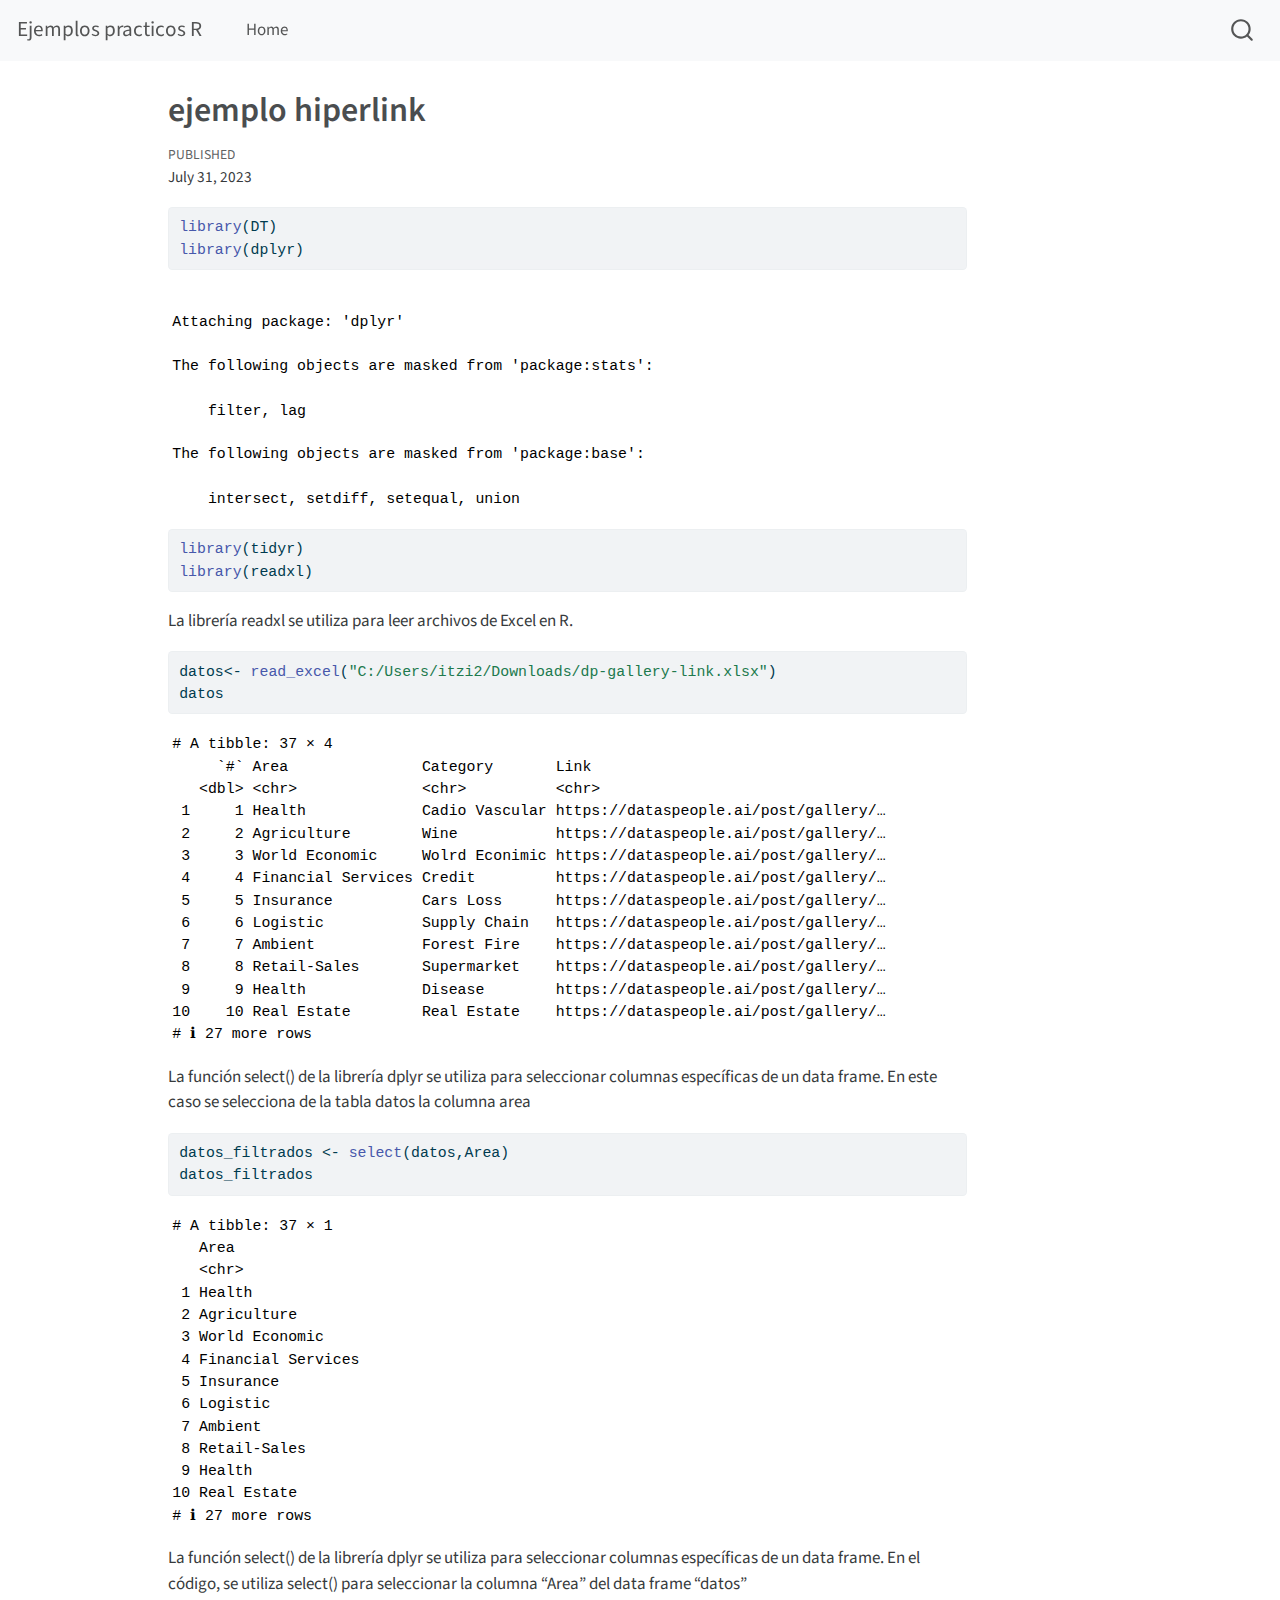
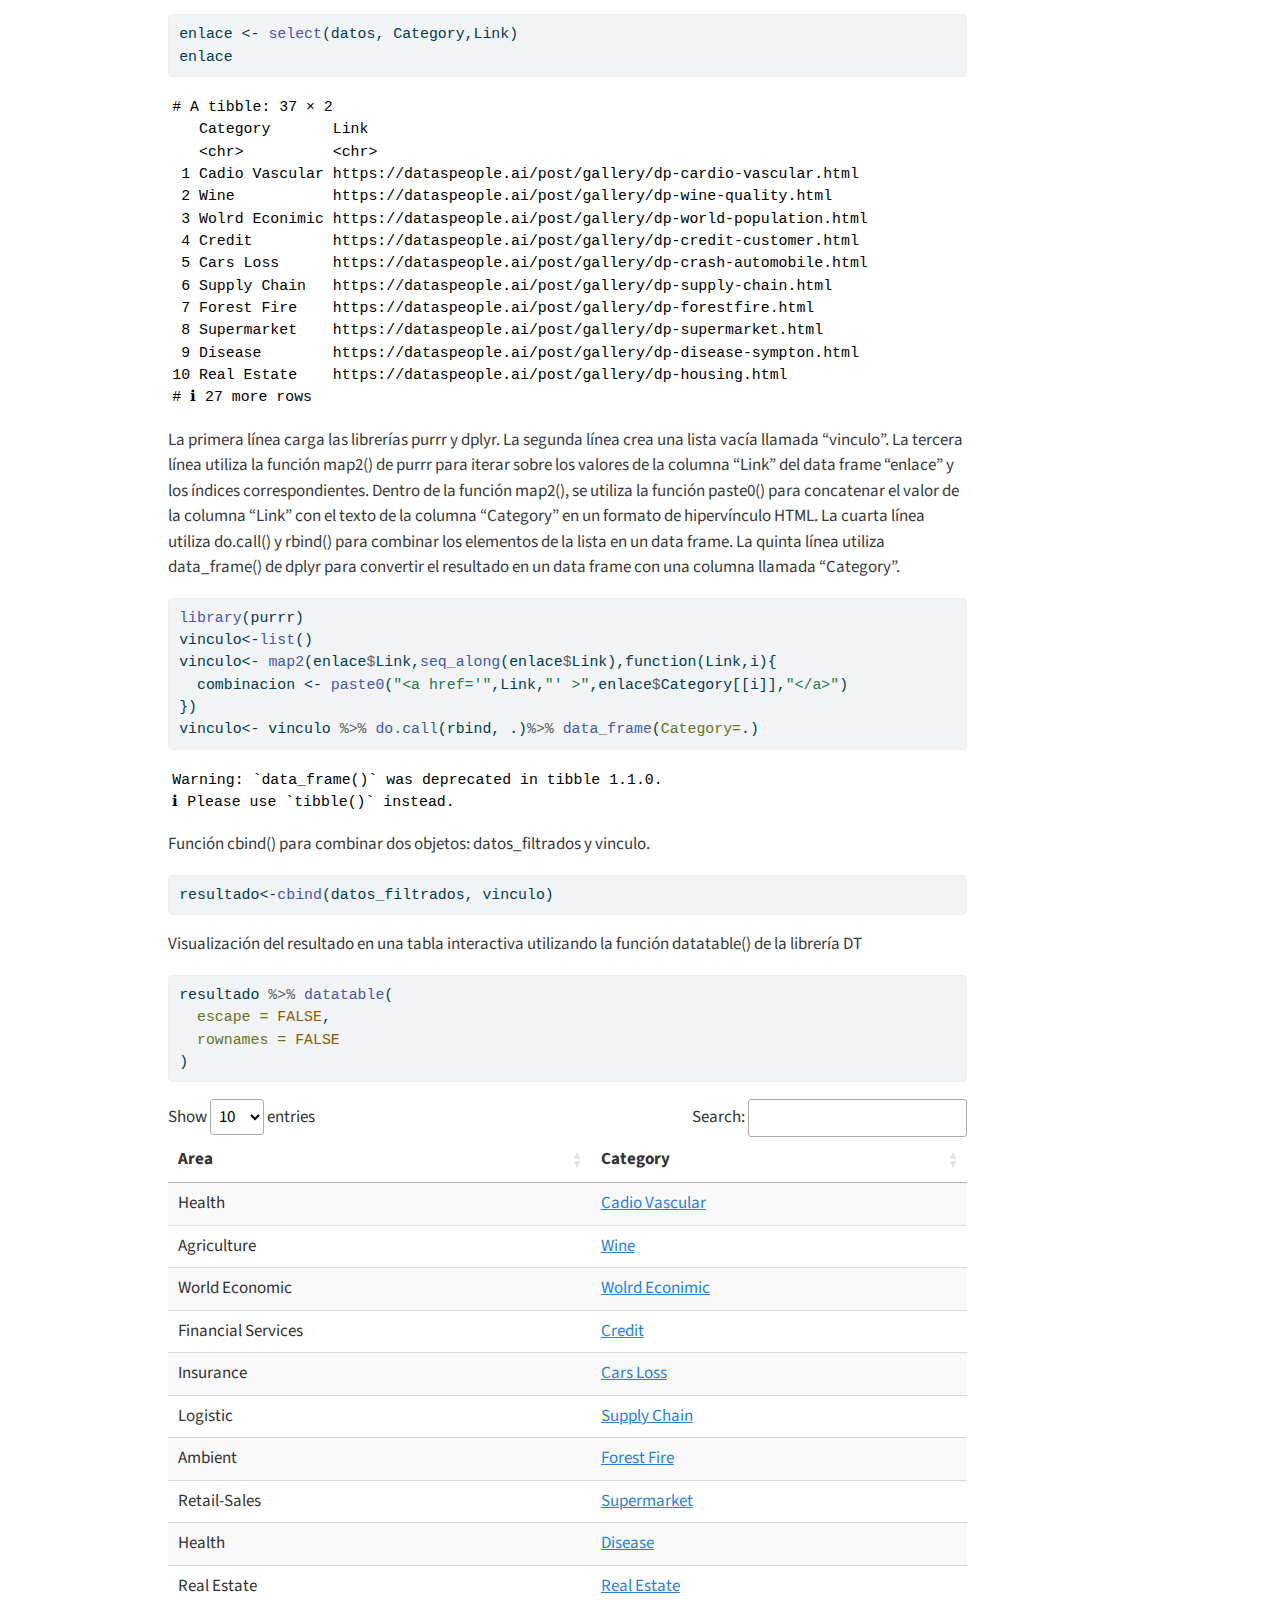
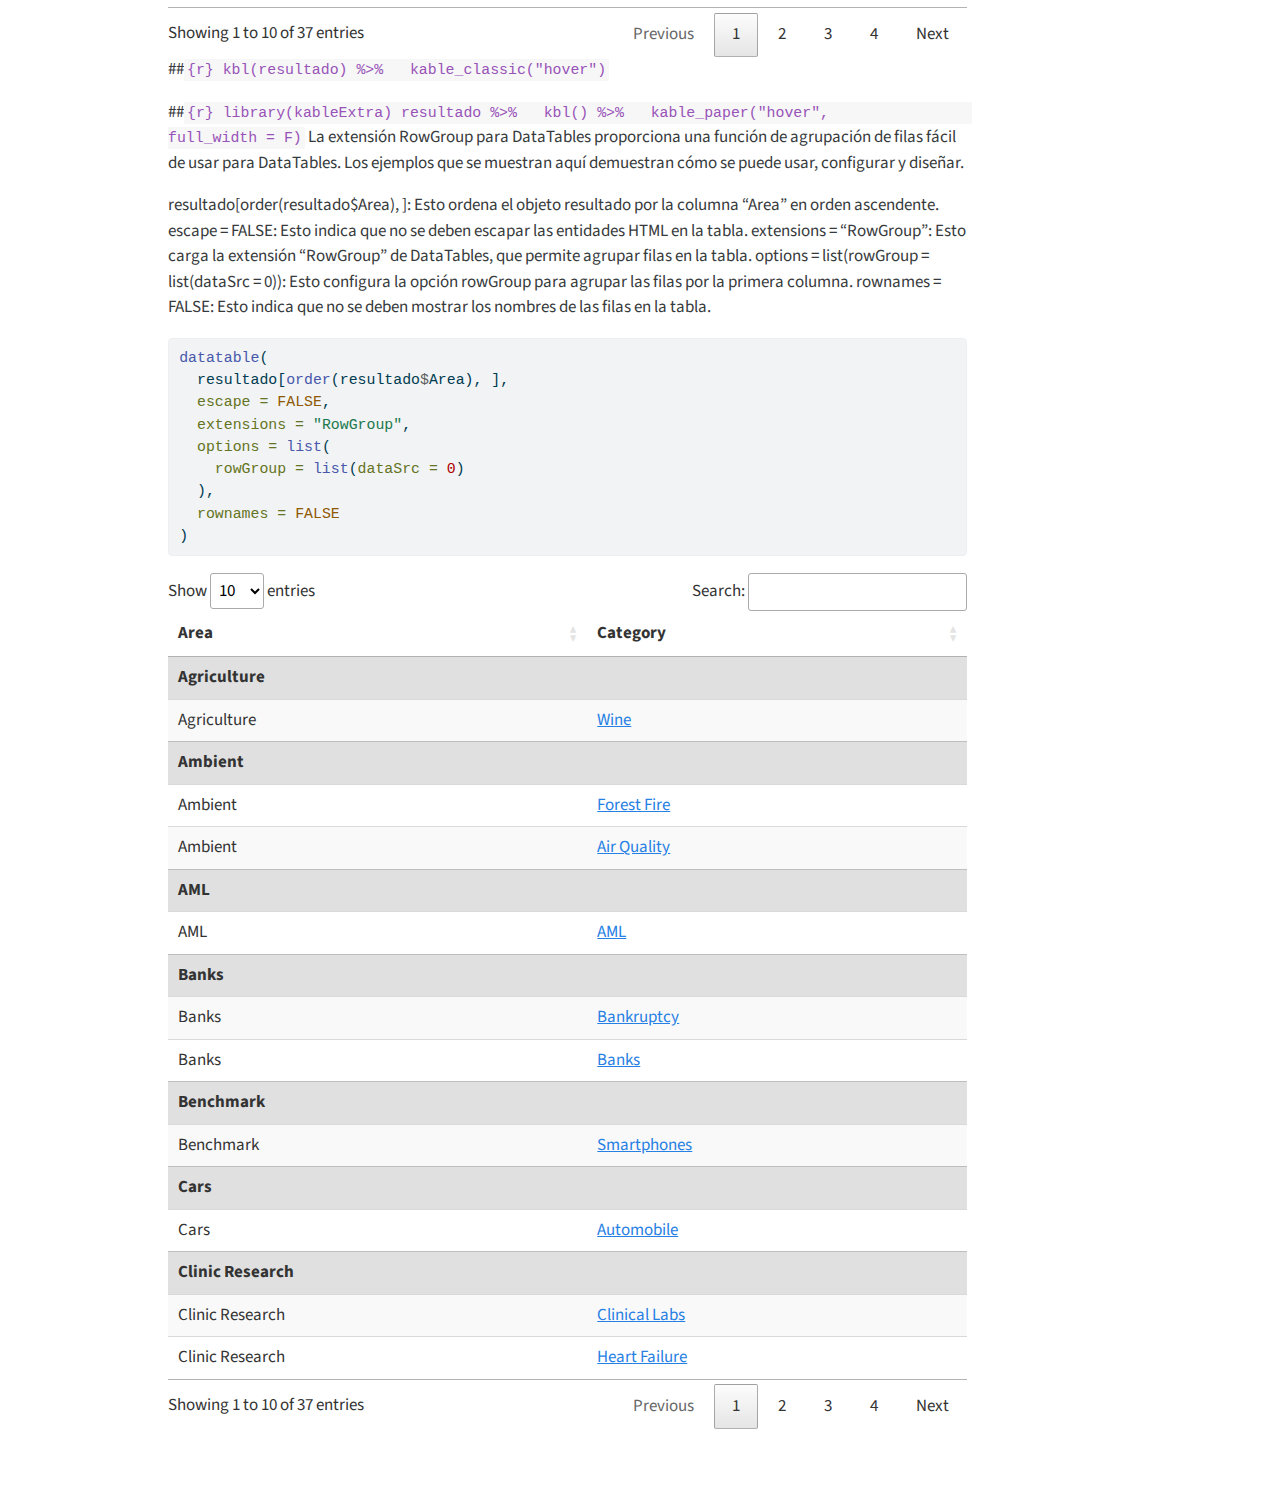
<file: docs/ejemplos de hiperlik.html>
<!DOCTYPE html>
<html xmlns="http://www.w3.org/1999/xhtml" lang="en" xml:lang="en"><head>

<meta charset="utf-8">
<meta name="generator" content="quarto-1.3.433">

<meta name="viewport" content="width=device-width, initial-scale=1.0, user-scalable=yes">

<meta name="dcterms.date" content="2023-07-31">

<title>Ejemplos practicos R - ejemplo hiperlink</title>
<style>
code{white-space: pre-wrap;}
span.smallcaps{font-variant: small-caps;}
div.columns{display: flex; gap: min(4vw, 1.5em);}
div.column{flex: auto; overflow-x: auto;}
div.hanging-indent{margin-left: 1.5em; text-indent: -1.5em;}
ul.task-list{list-style: none;}
ul.task-list li input[type="checkbox"] {
  width: 0.8em;
  margin: 0 0.8em 0.2em -1em; /* quarto-specific, see https://github.com/quarto-dev/quarto-cli/issues/4556 */ 
  vertical-align: middle;
}
/* CSS for syntax highlighting */
pre > code.sourceCode { white-space: pre; position: relative; }
pre > code.sourceCode > span { display: inline-block; line-height: 1.25; }
pre > code.sourceCode > span:empty { height: 1.2em; }
.sourceCode { overflow: visible; }
code.sourceCode > span { color: inherit; text-decoration: inherit; }
div.sourceCode { margin: 1em 0; }
pre.sourceCode { margin: 0; }
@media screen {
div.sourceCode { overflow: auto; }
}
@media print {
pre > code.sourceCode { white-space: pre-wrap; }
pre > code.sourceCode > span { text-indent: -5em; padding-left: 5em; }
}
pre.numberSource code
  { counter-reset: source-line 0; }
pre.numberSource code > span
  { position: relative; left: -4em; counter-increment: source-line; }
pre.numberSource code > span > a:first-child::before
  { content: counter(source-line);
    position: relative; left: -1em; text-align: right; vertical-align: baseline;
    border: none; display: inline-block;
    -webkit-touch-callout: none; -webkit-user-select: none;
    -khtml-user-select: none; -moz-user-select: none;
    -ms-user-select: none; user-select: none;
    padding: 0 4px; width: 4em;
  }
pre.numberSource { margin-left: 3em;  padding-left: 4px; }
div.sourceCode
  {   }
@media screen {
pre > code.sourceCode > span > a:first-child::before { text-decoration: underline; }
}
</style>


<script src="site_libs/quarto-nav/quarto-nav.js"></script>
<script src="site_libs/quarto-nav/headroom.min.js"></script>
<script src="site_libs/clipboard/clipboard.min.js"></script>
<script src="site_libs/quarto-search/autocomplete.umd.js"></script>
<script src="site_libs/quarto-search/fuse.min.js"></script>
<script src="site_libs/quarto-search/quarto-search.js"></script>
<meta name="quarto:offset" content="./">
<script src="site_libs/quarto-html/quarto.js"></script>
<script src="site_libs/quarto-html/popper.min.js"></script>
<script src="site_libs/quarto-html/tippy.umd.min.js"></script>
<script src="site_libs/quarto-html/anchor.min.js"></script>
<link href="site_libs/quarto-html/tippy.css" rel="stylesheet">
<link href="site_libs/quarto-html/quarto-syntax-highlighting.css" rel="stylesheet" id="quarto-text-highlighting-styles">
<script src="site_libs/bootstrap/bootstrap.min.js"></script>
<link href="site_libs/bootstrap/bootstrap-icons.css" rel="stylesheet">
<link href="site_libs/bootstrap/bootstrap.min.css" rel="stylesheet" id="quarto-bootstrap" data-mode="light">
<script id="quarto-search-options" type="application/json">{
  "location": "navbar",
  "copy-button": false,
  "collapse-after": 3,
  "panel-placement": "end",
  "type": "overlay",
  "limit": 20,
  "language": {
    "search-no-results-text": "No results",
    "search-matching-documents-text": "matching documents",
    "search-copy-link-title": "Copy link to search",
    "search-hide-matches-text": "Hide additional matches",
    "search-more-match-text": "more match in this document",
    "search-more-matches-text": "more matches in this document",
    "search-clear-button-title": "Clear",
    "search-detached-cancel-button-title": "Cancel",
    "search-submit-button-title": "Submit",
    "search-label": "Search"
  }
}</script>

<script src="site_libs/htmlwidgets-1.6.2/htmlwidgets.js"></script>
<link href="site_libs/datatables-css-0.0.0/datatables-crosstalk.css" rel="stylesheet">
<script src="site_libs/datatables-binding-0.28/datatables.js"></script>
<script src="site_libs/jquery-3.6.0/jquery-3.6.0.min.js"></script>
<link href="site_libs/dt-core-1.13.4/css/jquery.dataTables.min.css" rel="stylesheet">
<link href="site_libs/dt-core-1.13.4/css/jquery.dataTables.extra.css" rel="stylesheet">
<script src="site_libs/dt-core-1.13.4/js/jquery.dataTables.min.js"></script>
<link href="site_libs/crosstalk-1.2.0/css/crosstalk.min.css" rel="stylesheet">
<script src="site_libs/crosstalk-1.2.0/js/crosstalk.min.js"></script>
<link href="site_libs/dt-ext-rowgroup-1.13.4/css/rowGroup.dataTables.min.css" rel="stylesheet">
<script src="site_libs/dt-ext-rowgroup-1.13.4/js/dataTables.rowGroup.min.js"></script>


<link rel="stylesheet" href="styles.css">
</head>

<body class="nav-fixed">

<div id="quarto-search-results"></div>
  <header id="quarto-header" class="headroom fixed-top">
    <nav class="navbar navbar-expand-lg navbar-dark ">
      <div class="navbar-container container-fluid">
      <div class="navbar-brand-container">
    <a class="navbar-brand" href="./index.html">
    <span class="navbar-title">Ejemplos practicos R</span>
    </a>
  </div>
            <div id="quarto-search" class="" title="Search"></div>
          <button class="navbar-toggler" type="button" data-bs-toggle="collapse" data-bs-target="#navbarCollapse" aria-controls="navbarCollapse" aria-expanded="false" aria-label="Toggle navigation" onclick="if (window.quartoToggleHeadroom) { window.quartoToggleHeadroom(); }">
  <span class="navbar-toggler-icon"></span>
</button>
          <div class="collapse navbar-collapse" id="navbarCollapse">
            <ul class="navbar-nav navbar-nav-scroll me-auto">
  <li class="nav-item">
    <a class="nav-link" href="./index.html" rel="" target="">
 <span class="menu-text">Home</span></a>
  </li>  
</ul>
            <div class="quarto-navbar-tools ms-auto">
</div>
          </div> <!-- /navcollapse -->
      </div> <!-- /container-fluid -->
    </nav>
</header>
<!-- content -->
<div id="quarto-content" class="quarto-container page-columns page-rows-contents page-layout-article page-navbar">
<!-- sidebar -->
<!-- margin-sidebar -->
    <div id="quarto-margin-sidebar" class="sidebar margin-sidebar">
        
    </div>
<!-- main -->
<main class="content" id="quarto-document-content">

<header id="title-block-header" class="quarto-title-block default">
<div class="quarto-title">
<h1 class="title">ejemplo hiperlink</h1>
</div>



<div class="quarto-title-meta">

    
    <div>
    <div class="quarto-title-meta-heading">Published</div>
    <div class="quarto-title-meta-contents">
      <p class="date">July 31, 2023</p>
    </div>
  </div>
  
    
  </div>
  

</header>

<div class="cell">
<div class="sourceCode cell-code" id="cb1"><pre class="sourceCode r code-with-copy"><code class="sourceCode r"><span id="cb1-1"><a href="#cb1-1" aria-hidden="true" tabindex="-1"></a><span class="fu">library</span>(DT)</span>
<span id="cb1-2"><a href="#cb1-2" aria-hidden="true" tabindex="-1"></a><span class="fu">library</span>(dplyr)</span></code><button title="Copy to Clipboard" class="code-copy-button"><i class="bi"></i></button></pre></div>
<div class="cell-output cell-output-stderr">
<pre><code>
Attaching package: 'dplyr'</code></pre>
</div>
<div class="cell-output cell-output-stderr">
<pre><code>The following objects are masked from 'package:stats':

    filter, lag</code></pre>
</div>
<div class="cell-output cell-output-stderr">
<pre><code>The following objects are masked from 'package:base':

    intersect, setdiff, setequal, union</code></pre>
</div>
<div class="sourceCode cell-code" id="cb5"><pre class="sourceCode r code-with-copy"><code class="sourceCode r"><span id="cb5-1"><a href="#cb5-1" aria-hidden="true" tabindex="-1"></a><span class="fu">library</span>(tidyr)</span>
<span id="cb5-2"><a href="#cb5-2" aria-hidden="true" tabindex="-1"></a><span class="fu">library</span>(readxl)</span></code><button title="Copy to Clipboard" class="code-copy-button"><i class="bi"></i></button></pre></div>
</div>
<p>La librería readxl se utiliza para leer archivos de Excel en R.</p>
<div class="cell">
<div class="sourceCode cell-code" id="cb6"><pre class="sourceCode r code-with-copy"><code class="sourceCode r"><span id="cb6-1"><a href="#cb6-1" aria-hidden="true" tabindex="-1"></a>datos<span class="ot">&lt;-</span> <span class="fu">read_excel</span>(<span class="st">"C:/Users/itzi2/Downloads/dp-gallery-link.xlsx"</span>)</span>
<span id="cb6-2"><a href="#cb6-2" aria-hidden="true" tabindex="-1"></a>datos</span></code><button title="Copy to Clipboard" class="code-copy-button"><i class="bi"></i></button></pre></div>
<div class="cell-output cell-output-stdout">
<pre><code># A tibble: 37 × 4
     `#` Area               Category       Link                                 
   &lt;dbl&gt; &lt;chr&gt;              &lt;chr&gt;          &lt;chr&gt;                                
 1     1 Health             Cadio Vascular https://dataspeople.ai/post/gallery/…
 2     2 Agriculture        Wine           https://dataspeople.ai/post/gallery/…
 3     3 World Economic     Wolrd Econimic https://dataspeople.ai/post/gallery/…
 4     4 Financial Services Credit         https://dataspeople.ai/post/gallery/…
 5     5 Insurance          Cars Loss      https://dataspeople.ai/post/gallery/…
 6     6 Logistic           Supply Chain   https://dataspeople.ai/post/gallery/…
 7     7 Ambient            Forest Fire    https://dataspeople.ai/post/gallery/…
 8     8 Retail-Sales       Supermarket    https://dataspeople.ai/post/gallery/…
 9     9 Health             Disease        https://dataspeople.ai/post/gallery/…
10    10 Real Estate        Real Estate    https://dataspeople.ai/post/gallery/…
# ℹ 27 more rows</code></pre>
</div>
</div>
<p>La función select() de la librería dplyr se utiliza para seleccionar columnas específicas de un data frame. En este caso se selecciona de la tabla datos la columna area</p>
<div class="cell">
<div class="sourceCode cell-code" id="cb8"><pre class="sourceCode r code-with-copy"><code class="sourceCode r"><span id="cb8-1"><a href="#cb8-1" aria-hidden="true" tabindex="-1"></a>datos_filtrados <span class="ot">&lt;-</span> <span class="fu">select</span>(datos,Area)</span>
<span id="cb8-2"><a href="#cb8-2" aria-hidden="true" tabindex="-1"></a>datos_filtrados</span></code><button title="Copy to Clipboard" class="code-copy-button"><i class="bi"></i></button></pre></div>
<div class="cell-output cell-output-stdout">
<pre><code># A tibble: 37 × 1
   Area              
   &lt;chr&gt;             
 1 Health            
 2 Agriculture       
 3 World Economic    
 4 Financial Services
 5 Insurance         
 6 Logistic          
 7 Ambient           
 8 Retail-Sales      
 9 Health            
10 Real Estate       
# ℹ 27 more rows</code></pre>
</div>
</div>
<p>La función select() de la librería dplyr se utiliza para seleccionar columnas específicas de un data frame. En el código, se utiliza select() para seleccionar la columna “Area” del data frame “datos”</p>
<div class="cell">
<div class="sourceCode cell-code" id="cb10"><pre class="sourceCode r code-with-copy"><code class="sourceCode r"><span id="cb10-1"><a href="#cb10-1" aria-hidden="true" tabindex="-1"></a>enlace <span class="ot">&lt;-</span> <span class="fu">select</span>(datos, Category,Link)</span>
<span id="cb10-2"><a href="#cb10-2" aria-hidden="true" tabindex="-1"></a>enlace</span></code><button title="Copy to Clipboard" class="code-copy-button"><i class="bi"></i></button></pre></div>
<div class="cell-output cell-output-stdout">
<pre><code># A tibble: 37 × 2
   Category       Link                                                        
   &lt;chr&gt;          &lt;chr&gt;                                                       
 1 Cadio Vascular https://dataspeople.ai/post/gallery/dp-cardio-vascular.html 
 2 Wine           https://dataspeople.ai/post/gallery/dp-wine-quality.html    
 3 Wolrd Econimic https://dataspeople.ai/post/gallery/dp-world-population.html
 4 Credit         https://dataspeople.ai/post/gallery/dp-credit-customer.html 
 5 Cars Loss      https://dataspeople.ai/post/gallery/dp-crash-automobile.html
 6 Supply Chain   https://dataspeople.ai/post/gallery/dp-supply-chain.html    
 7 Forest Fire    https://dataspeople.ai/post/gallery/dp-forestfire.html      
 8 Supermarket    https://dataspeople.ai/post/gallery/dp-supermarket.html     
 9 Disease        https://dataspeople.ai/post/gallery/dp-disease-sympton.html 
10 Real Estate    https://dataspeople.ai/post/gallery/dp-housing.html         
# ℹ 27 more rows</code></pre>
</div>
</div>
<p>La primera línea carga las librerías purrr y dplyr. La segunda línea crea una lista vacía llamada “vinculo”. La tercera línea utiliza la función map2() de purrr para iterar sobre los valores de la columna “Link” del data frame “enlace” y los índices correspondientes. Dentro de la función map2(), se utiliza la función paste0() para concatenar el valor de la columna “Link” con el texto de la columna “Category” en un formato de hipervínculo HTML. La cuarta línea utiliza do.call() y rbind() para combinar los elementos de la lista en un data frame. La quinta línea utiliza data_frame() de dplyr para convertir el resultado en un data frame con una columna llamada “Category”.</p>
<div class="cell">
<div class="sourceCode cell-code" id="cb12"><pre class="sourceCode r code-with-copy"><code class="sourceCode r"><span id="cb12-1"><a href="#cb12-1" aria-hidden="true" tabindex="-1"></a><span class="fu">library</span>(purrr)</span>
<span id="cb12-2"><a href="#cb12-2" aria-hidden="true" tabindex="-1"></a>vinculo<span class="ot">&lt;-</span><span class="fu">list</span>()</span>
<span id="cb12-3"><a href="#cb12-3" aria-hidden="true" tabindex="-1"></a>vinculo<span class="ot">&lt;-</span> <span class="fu">map2</span>(enlace<span class="sc">$</span>Link,<span class="fu">seq_along</span>(enlace<span class="sc">$</span>Link),<span class="cf">function</span>(Link,i){</span>
<span id="cb12-4"><a href="#cb12-4" aria-hidden="true" tabindex="-1"></a>  combinacion <span class="ot">&lt;-</span> <span class="fu">paste0</span>(<span class="st">"&lt;a href='"</span>,Link,<span class="st">"' &gt;"</span>,enlace<span class="sc">$</span>Category[[i]],<span class="st">"&lt;/a&gt;"</span>)</span>
<span id="cb12-5"><a href="#cb12-5" aria-hidden="true" tabindex="-1"></a>})</span>
<span id="cb12-6"><a href="#cb12-6" aria-hidden="true" tabindex="-1"></a>vinculo<span class="ot">&lt;-</span> vinculo <span class="sc">%&gt;%</span> <span class="fu">do.call</span>(rbind, .)<span class="sc">%&gt;%</span> <span class="fu">data_frame</span>(<span class="at">Category=</span>.)</span></code><button title="Copy to Clipboard" class="code-copy-button"><i class="bi"></i></button></pre></div>
<div class="cell-output cell-output-stderr">
<pre><code>Warning: `data_frame()` was deprecated in tibble 1.1.0.
ℹ Please use `tibble()` instead.</code></pre>
</div>
</div>
<p>Función cbind() para combinar dos objetos: datos_filtrados y vinculo.</p>
<div class="cell">
<div class="sourceCode cell-code" id="cb14"><pre class="sourceCode r code-with-copy"><code class="sourceCode r"><span id="cb14-1"><a href="#cb14-1" aria-hidden="true" tabindex="-1"></a>resultado<span class="ot">&lt;-</span><span class="fu">cbind</span>(datos_filtrados, vinculo)</span></code><button title="Copy to Clipboard" class="code-copy-button"><i class="bi"></i></button></pre></div>
</div>
<p>Visualización del resultado en una tabla interactiva utilizando la función datatable() de la librería DT</p>
<div class="cell">
<div class="sourceCode cell-code" id="cb15"><pre class="sourceCode r code-with-copy"><code class="sourceCode r"><span id="cb15-1"><a href="#cb15-1" aria-hidden="true" tabindex="-1"></a>resultado <span class="sc">%&gt;%</span> <span class="fu">datatable</span>(</span>
<span id="cb15-2"><a href="#cb15-2" aria-hidden="true" tabindex="-1"></a>  <span class="at">escape =</span> <span class="cn">FALSE</span>, </span>
<span id="cb15-3"><a href="#cb15-3" aria-hidden="true" tabindex="-1"></a>  <span class="at">rownames =</span> <span class="cn">FALSE</span></span>
<span id="cb15-4"><a href="#cb15-4" aria-hidden="true" tabindex="-1"></a>)</span></code><button title="Copy to Clipboard" class="code-copy-button"><i class="bi"></i></button></pre></div>
<div class="cell-output-display">

<div class="datatables html-widget html-fill-item-overflow-hidden html-fill-item" id="htmlwidget-0808325fe7eba77037e1" style="width:100%;height:auto;"></div>
<script type="application/json" data-for="htmlwidget-0808325fe7eba77037e1">{"x":{"filter":"none","vertical":false,"data":[["Health","Agriculture","World Economic","Financial Services","Insurance","Logistic","Ambient","Retail-Sales","Health","Real Estate","Cars","Health","AML","Health","World Economic","Banks","Clinic Research","Benchmark","Food","Banks","Sports","Clinic Research","Clinic Research","Clinic Research","Clinic Research","Clinic Research","Clinic Research","Clinic Research","Clinic Research","Retail","Human Resources","Human Resources","Customer","Research","Research","Ambient","Research"],[["<a href='https://dataspeople.ai/post/gallery/dp-cardio-vascular.html' >Cadio Vascular<\/a>"],["<a href='https://dataspeople.ai/post/gallery/dp-wine-quality.html' >Wine<\/a>"],["<a href='https://dataspeople.ai/post/gallery/dp-world-population.html' >Wolrd Econimic<\/a>"],["<a href='https://dataspeople.ai/post/gallery/dp-credit-customer.html' >Credit<\/a>"],["<a href='https://dataspeople.ai/post/gallery/dp-crash-automobile.html' >Cars Loss<\/a>"],["<a href='https://dataspeople.ai/post/gallery/dp-supply-chain.html' >Supply Chain<\/a>"],["<a href='https://dataspeople.ai/post/gallery/dp-forestfire.html' >Forest Fire<\/a>"],["<a href='https://dataspeople.ai/post/gallery/dp-supermarket.html' >Supermarket<\/a>"],["<a href='https://dataspeople.ai/post/gallery/dp-disease-sympton.html' >Disease<\/a>"],["<a href='https://dataspeople.ai/post/gallery/dp-housing.html' >Real Estate<\/a>"],["<a href='https://dataspeople.ai/post/gallery/dp-automobile.html' >Automobile<\/a>"],["<a href='https://dataspeople.ai/post/gallery/dp-latest-covid.html' >Covid<\/a>"],["<a href='https://dataspeople.ai/post/gallery/dp-aml.html' >AML<\/a>"],["<a href='https://dataspeople.ai/post/gallery/dp-nutritional.html' >Nutritional<\/a>"],["<a href='https://dataspeople.ai/post/gallery/dp-gdp.html' >GDP-PIB<\/a>"],["<a href='https://dataspeople.ai/post/gallery/dp-bankruptcy.html' >Bankruptcy<\/a>"],["<a href='https://dataspeople.ai/post/gallery/dp-clinic-labs.html' >Clinical Labs<\/a>"],["<a href='https://dataspeople.ai/post/gallery/dp-smartphones.html' >Smartphones<\/a>"],["<a href='https://dataspeople.ai/post/gallery/dp-food.html' >Food<\/a>"],["<a href='https://dataspeople.ai/post/gallery/dp-banks.html' >Banks<\/a>"],["<a href='https://dataspeople.ai/post/gallery/dp-sports-soccer.html' >Sport Scoccer<\/a>"],["<a href='https://dataspeople.ai/post/gallery/dp-heart-failure.html' >Heart Failure<\/a>"],["<a href='https://dataspeople.ai/post/gallery/dp-heart.html' >Heart<\/a>"],["<a href='https://dataspeople.ai/post/gallery/dp-hematology.html' >Hematology<\/a>"],["<a href='https://dataspeople.ai/post/gallery/dp-breast-cancer.html' >Brest Cancer<\/a>"],["<a href='https://dataspeople.ai/post/gallery/dp-breast.html' >Brest<\/a>"],["<a href='https://dataspeople.ai/post/gallery/dp-meandeley.html' >Meandeley<\/a>"],["<a href='https://dataspeople.ai/post/gallery/dp-brca.html' >Brest Cancer<\/a>"],["<a href='https://dataspeople.ai/post/gallery/dp-hetamology2.html' >Hematology<\/a>"],["<a href='https://dataspeople.ai/post/gallery/dp-cameras.html' >Cameras Segmentation<\/a>"],["<a href='https://dataspeople.ai/post/gallery/dp-emp-engagement.html' >HR Engagement<\/a>"],["<a href='https://dataspeople.ai/post/gallery/dp-absenteeism.html' >HR Absenteeism<\/a>"],["<a href='https://dataspeople.ai/post/gallery/dp-churn.html' >Churn<\/a>"],["<a href='https://dataspeople.ai/post/gallery/dp-smokers.html' >Smokers<\/a>"],["<a href='https://dataspeople.ai/post/gallery/dp-cells.html' >Cells<\/a>"],["<a href='https://dataspeople.ai/post/gallery/de-air-quality.html' >Air Quality<\/a>"],["<a href='https://dataspeople.ai/post/gallery/dp-biopsy.html' >Biopsy<\/a>"]]],"container":"<table class=\"display\">\n  <thead>\n    <tr>\n      <th>Area<\/th>\n      <th>Category<\/th>\n    <\/tr>\n  <\/thead>\n<\/table>","options":{"columnDefs":[],"order":[],"autoWidth":false,"orderClasses":false}},"evals":[],"jsHooks":[]}</script>
</div>
</div>
<p>##<code>{r} kbl(resultado) %&gt;%   kable_classic("hover")</code></p>
<p>##<code>{r} library(kableExtra) resultado %&gt;%   kbl() %&gt;%   kable_paper("hover",                full_width = F)</code> La extensión RowGroup para DataTables proporciona una función de agrupación de filas fácil de usar para DataTables. Los ejemplos que se muestran aquí demuestran cómo se puede usar, configurar y diseñar.</p>
<p>resultado[order(resultado$Area), ]: Esto ordena el objeto resultado por la columna “Area” en orden ascendente. escape = FALSE: Esto indica que no se deben escapar las entidades HTML en la tabla. extensions = “RowGroup”: Esto carga la extensión “RowGroup” de DataTables, que permite agrupar filas en la tabla. options = list(rowGroup = list(dataSrc = 0)): Esto configura la opción rowGroup para agrupar las filas por la primera columna. rownames = FALSE: Esto indica que no se deben mostrar los nombres de las filas en la tabla.</p>
<div class="cell">
<div class="sourceCode cell-code" id="cb16"><pre class="sourceCode r code-with-copy"><code class="sourceCode r"><span id="cb16-1"><a href="#cb16-1" aria-hidden="true" tabindex="-1"></a><span class="fu">datatable</span>(</span>
<span id="cb16-2"><a href="#cb16-2" aria-hidden="true" tabindex="-1"></a>  resultado[<span class="fu">order</span>(resultado<span class="sc">$</span>Area), ],</span>
<span id="cb16-3"><a href="#cb16-3" aria-hidden="true" tabindex="-1"></a>  <span class="at">escape =</span> <span class="cn">FALSE</span>, </span>
<span id="cb16-4"><a href="#cb16-4" aria-hidden="true" tabindex="-1"></a>  <span class="at">extensions =</span> <span class="st">"RowGroup"</span>, </span>
<span id="cb16-5"><a href="#cb16-5" aria-hidden="true" tabindex="-1"></a>  <span class="at">options =</span> <span class="fu">list</span>(</span>
<span id="cb16-6"><a href="#cb16-6" aria-hidden="true" tabindex="-1"></a>    <span class="at">rowGroup =</span> <span class="fu">list</span>(<span class="at">dataSrc =</span> <span class="dv">0</span>)</span>
<span id="cb16-7"><a href="#cb16-7" aria-hidden="true" tabindex="-1"></a>  ),</span>
<span id="cb16-8"><a href="#cb16-8" aria-hidden="true" tabindex="-1"></a>  <span class="at">rownames =</span> <span class="cn">FALSE</span></span>
<span id="cb16-9"><a href="#cb16-9" aria-hidden="true" tabindex="-1"></a>)</span></code><button title="Copy to Clipboard" class="code-copy-button"><i class="bi"></i></button></pre></div>
<div class="cell-output-display">

<div class="datatables html-widget html-fill-item-overflow-hidden html-fill-item" id="htmlwidget-0e7c32a852878810f5af" style="width:100%;height:auto;"></div>
<script type="application/json" data-for="htmlwidget-0e7c32a852878810f5af">{"x":{"filter":"none","vertical":false,"extensions":["RowGroup"],"data":[["Agriculture","Ambient","Ambient","AML","Banks","Banks","Benchmark","Cars","Clinic Research","Clinic Research","Clinic Research","Clinic Research","Clinic Research","Clinic Research","Clinic Research","Clinic Research","Clinic Research","Customer","Financial Services","Food","Health","Health","Health","Health","Human Resources","Human Resources","Insurance","Logistic","Real Estate","Research","Research","Research","Retail","Retail-Sales","Sports","World Economic","World Economic"],[["<a href='https://dataspeople.ai/post/gallery/dp-wine-quality.html' >Wine<\/a>"],["<a href='https://dataspeople.ai/post/gallery/dp-forestfire.html' >Forest Fire<\/a>"],["<a href='https://dataspeople.ai/post/gallery/de-air-quality.html' >Air Quality<\/a>"],["<a href='https://dataspeople.ai/post/gallery/dp-aml.html' >AML<\/a>"],["<a href='https://dataspeople.ai/post/gallery/dp-bankruptcy.html' >Bankruptcy<\/a>"],["<a href='https://dataspeople.ai/post/gallery/dp-banks.html' >Banks<\/a>"],["<a href='https://dataspeople.ai/post/gallery/dp-smartphones.html' >Smartphones<\/a>"],["<a href='https://dataspeople.ai/post/gallery/dp-automobile.html' >Automobile<\/a>"],["<a href='https://dataspeople.ai/post/gallery/dp-clinic-labs.html' >Clinical Labs<\/a>"],["<a href='https://dataspeople.ai/post/gallery/dp-heart-failure.html' >Heart Failure<\/a>"],["<a href='https://dataspeople.ai/post/gallery/dp-heart.html' >Heart<\/a>"],["<a href='https://dataspeople.ai/post/gallery/dp-hematology.html' >Hematology<\/a>"],["<a href='https://dataspeople.ai/post/gallery/dp-breast-cancer.html' >Brest Cancer<\/a>"],["<a href='https://dataspeople.ai/post/gallery/dp-breast.html' >Brest<\/a>"],["<a href='https://dataspeople.ai/post/gallery/dp-meandeley.html' >Meandeley<\/a>"],["<a href='https://dataspeople.ai/post/gallery/dp-brca.html' >Brest Cancer<\/a>"],["<a href='https://dataspeople.ai/post/gallery/dp-hetamology2.html' >Hematology<\/a>"],["<a href='https://dataspeople.ai/post/gallery/dp-churn.html' >Churn<\/a>"],["<a href='https://dataspeople.ai/post/gallery/dp-credit-customer.html' >Credit<\/a>"],["<a href='https://dataspeople.ai/post/gallery/dp-food.html' >Food<\/a>"],["<a href='https://dataspeople.ai/post/gallery/dp-cardio-vascular.html' >Cadio Vascular<\/a>"],["<a href='https://dataspeople.ai/post/gallery/dp-disease-sympton.html' >Disease<\/a>"],["<a href='https://dataspeople.ai/post/gallery/dp-latest-covid.html' >Covid<\/a>"],["<a href='https://dataspeople.ai/post/gallery/dp-nutritional.html' >Nutritional<\/a>"],["<a href='https://dataspeople.ai/post/gallery/dp-emp-engagement.html' >HR Engagement<\/a>"],["<a href='https://dataspeople.ai/post/gallery/dp-absenteeism.html' >HR Absenteeism<\/a>"],["<a href='https://dataspeople.ai/post/gallery/dp-crash-automobile.html' >Cars Loss<\/a>"],["<a href='https://dataspeople.ai/post/gallery/dp-supply-chain.html' >Supply Chain<\/a>"],["<a href='https://dataspeople.ai/post/gallery/dp-housing.html' >Real Estate<\/a>"],["<a href='https://dataspeople.ai/post/gallery/dp-smokers.html' >Smokers<\/a>"],["<a href='https://dataspeople.ai/post/gallery/dp-cells.html' >Cells<\/a>"],["<a href='https://dataspeople.ai/post/gallery/dp-biopsy.html' >Biopsy<\/a>"],["<a href='https://dataspeople.ai/post/gallery/dp-cameras.html' >Cameras Segmentation<\/a>"],["<a href='https://dataspeople.ai/post/gallery/dp-supermarket.html' >Supermarket<\/a>"],["<a href='https://dataspeople.ai/post/gallery/dp-sports-soccer.html' >Sport Scoccer<\/a>"],["<a href='https://dataspeople.ai/post/gallery/dp-world-population.html' >Wolrd Econimic<\/a>"],["<a href='https://dataspeople.ai/post/gallery/dp-gdp.html' >GDP-PIB<\/a>"]]],"container":"<table class=\"display\">\n  <thead>\n    <tr>\n      <th>Area<\/th>\n      <th>Category<\/th>\n    <\/tr>\n  <\/thead>\n<\/table>","options":{"rowGroup":{"dataSrc":0},"columnDefs":[],"order":[],"autoWidth":false,"orderClasses":false}},"evals":[],"jsHooks":[]}</script>
</div>
</div>



</main> <!-- /main -->
<script id="quarto-html-after-body" type="application/javascript">
window.document.addEventListener("DOMContentLoaded", function (event) {
  const toggleBodyColorMode = (bsSheetEl) => {
    const mode = bsSheetEl.getAttribute("data-mode");
    const bodyEl = window.document.querySelector("body");
    if (mode === "dark") {
      bodyEl.classList.add("quarto-dark");
      bodyEl.classList.remove("quarto-light");
    } else {
      bodyEl.classList.add("quarto-light");
      bodyEl.classList.remove("quarto-dark");
    }
  }
  const toggleBodyColorPrimary = () => {
    const bsSheetEl = window.document.querySelector("link#quarto-bootstrap");
    if (bsSheetEl) {
      toggleBodyColorMode(bsSheetEl);
    }
  }
  toggleBodyColorPrimary();  
  const icon = "";
  const anchorJS = new window.AnchorJS();
  anchorJS.options = {
    placement: 'right',
    icon: icon
  };
  anchorJS.add('.anchored');
  const isCodeAnnotation = (el) => {
    for (const clz of el.classList) {
      if (clz.startsWith('code-annotation-')) {                     
        return true;
      }
    }
    return false;
  }
  const clipboard = new window.ClipboardJS('.code-copy-button', {
    text: function(trigger) {
      const codeEl = trigger.previousElementSibling.cloneNode(true);
      for (const childEl of codeEl.children) {
        if (isCodeAnnotation(childEl)) {
          childEl.remove();
        }
      }
      return codeEl.innerText;
    }
  });
  clipboard.on('success', function(e) {
    // button target
    const button = e.trigger;
    // don't keep focus
    button.blur();
    // flash "checked"
    button.classList.add('code-copy-button-checked');
    var currentTitle = button.getAttribute("title");
    button.setAttribute("title", "Copied!");
    let tooltip;
    if (window.bootstrap) {
      button.setAttribute("data-bs-toggle", "tooltip");
      button.setAttribute("data-bs-placement", "left");
      button.setAttribute("data-bs-title", "Copied!");
      tooltip = new bootstrap.Tooltip(button, 
        { trigger: "manual", 
          customClass: "code-copy-button-tooltip",
          offset: [0, -8]});
      tooltip.show();    
    }
    setTimeout(function() {
      if (tooltip) {
        tooltip.hide();
        button.removeAttribute("data-bs-title");
        button.removeAttribute("data-bs-toggle");
        button.removeAttribute("data-bs-placement");
      }
      button.setAttribute("title", currentTitle);
      button.classList.remove('code-copy-button-checked');
    }, 1000);
    // clear code selection
    e.clearSelection();
  });
  function tippyHover(el, contentFn) {
    const config = {
      allowHTML: true,
      content: contentFn,
      maxWidth: 500,
      delay: 100,
      arrow: false,
      appendTo: function(el) {
          return el.parentElement;
      },
      interactive: true,
      interactiveBorder: 10,
      theme: 'quarto',
      placement: 'bottom-start'
    };
    window.tippy(el, config); 
  }
  const noterefs = window.document.querySelectorAll('a[role="doc-noteref"]');
  for (var i=0; i<noterefs.length; i++) {
    const ref = noterefs[i];
    tippyHover(ref, function() {
      // use id or data attribute instead here
      let href = ref.getAttribute('data-footnote-href') || ref.getAttribute('href');
      try { href = new URL(href).hash; } catch {}
      const id = href.replace(/^#\/?/, "");
      const note = window.document.getElementById(id);
      return note.innerHTML;
    });
  }
      let selectedAnnoteEl;
      const selectorForAnnotation = ( cell, annotation) => {
        let cellAttr = 'data-code-cell="' + cell + '"';
        let lineAttr = 'data-code-annotation="' +  annotation + '"';
        const selector = 'span[' + cellAttr + '][' + lineAttr + ']';
        return selector;
      }
      const selectCodeLines = (annoteEl) => {
        const doc = window.document;
        const targetCell = annoteEl.getAttribute("data-target-cell");
        const targetAnnotation = annoteEl.getAttribute("data-target-annotation");
        const annoteSpan = window.document.querySelector(selectorForAnnotation(targetCell, targetAnnotation));
        const lines = annoteSpan.getAttribute("data-code-lines").split(",");
        const lineIds = lines.map((line) => {
          return targetCell + "-" + line;
        })
        let top = null;
        let height = null;
        let parent = null;
        if (lineIds.length > 0) {
            //compute the position of the single el (top and bottom and make a div)
            const el = window.document.getElementById(lineIds[0]);
            top = el.offsetTop;
            height = el.offsetHeight;
            parent = el.parentElement.parentElement;
          if (lineIds.length > 1) {
            const lastEl = window.document.getElementById(lineIds[lineIds.length - 1]);
            const bottom = lastEl.offsetTop + lastEl.offsetHeight;
            height = bottom - top;
          }
          if (top !== null && height !== null && parent !== null) {
            // cook up a div (if necessary) and position it 
            let div = window.document.getElementById("code-annotation-line-highlight");
            if (div === null) {
              div = window.document.createElement("div");
              div.setAttribute("id", "code-annotation-line-highlight");
              div.style.position = 'absolute';
              parent.appendChild(div);
            }
            div.style.top = top - 2 + "px";
            div.style.height = height + 4 + "px";
            let gutterDiv = window.document.getElementById("code-annotation-line-highlight-gutter");
            if (gutterDiv === null) {
              gutterDiv = window.document.createElement("div");
              gutterDiv.setAttribute("id", "code-annotation-line-highlight-gutter");
              gutterDiv.style.position = 'absolute';
              const codeCell = window.document.getElementById(targetCell);
              const gutter = codeCell.querySelector('.code-annotation-gutter');
              gutter.appendChild(gutterDiv);
            }
            gutterDiv.style.top = top - 2 + "px";
            gutterDiv.style.height = height + 4 + "px";
          }
          selectedAnnoteEl = annoteEl;
        }
      };
      const unselectCodeLines = () => {
        const elementsIds = ["code-annotation-line-highlight", "code-annotation-line-highlight-gutter"];
        elementsIds.forEach((elId) => {
          const div = window.document.getElementById(elId);
          if (div) {
            div.remove();
          }
        });
        selectedAnnoteEl = undefined;
      };
      // Attach click handler to the DT
      const annoteDls = window.document.querySelectorAll('dt[data-target-cell]');
      for (const annoteDlNode of annoteDls) {
        annoteDlNode.addEventListener('click', (event) => {
          const clickedEl = event.target;
          if (clickedEl !== selectedAnnoteEl) {
            unselectCodeLines();
            const activeEl = window.document.querySelector('dt[data-target-cell].code-annotation-active');
            if (activeEl) {
              activeEl.classList.remove('code-annotation-active');
            }
            selectCodeLines(clickedEl);
            clickedEl.classList.add('code-annotation-active');
          } else {
            // Unselect the line
            unselectCodeLines();
            clickedEl.classList.remove('code-annotation-active');
          }
        });
      }
  const findCites = (el) => {
    const parentEl = el.parentElement;
    if (parentEl) {
      const cites = parentEl.dataset.cites;
      if (cites) {
        return {
          el,
          cites: cites.split(' ')
        };
      } else {
        return findCites(el.parentElement)
      }
    } else {
      return undefined;
    }
  };
  var bibliorefs = window.document.querySelectorAll('a[role="doc-biblioref"]');
  for (var i=0; i<bibliorefs.length; i++) {
    const ref = bibliorefs[i];
    const citeInfo = findCites(ref);
    if (citeInfo) {
      tippyHover(citeInfo.el, function() {
        var popup = window.document.createElement('div');
        citeInfo.cites.forEach(function(cite) {
          var citeDiv = window.document.createElement('div');
          citeDiv.classList.add('hanging-indent');
          citeDiv.classList.add('csl-entry');
          var biblioDiv = window.document.getElementById('ref-' + cite);
          if (biblioDiv) {
            citeDiv.innerHTML = biblioDiv.innerHTML;
          }
          popup.appendChild(citeDiv);
        });
        return popup.innerHTML;
      });
    }
  }
});
</script>
</div> <!-- /content -->



</body></html>
</file>
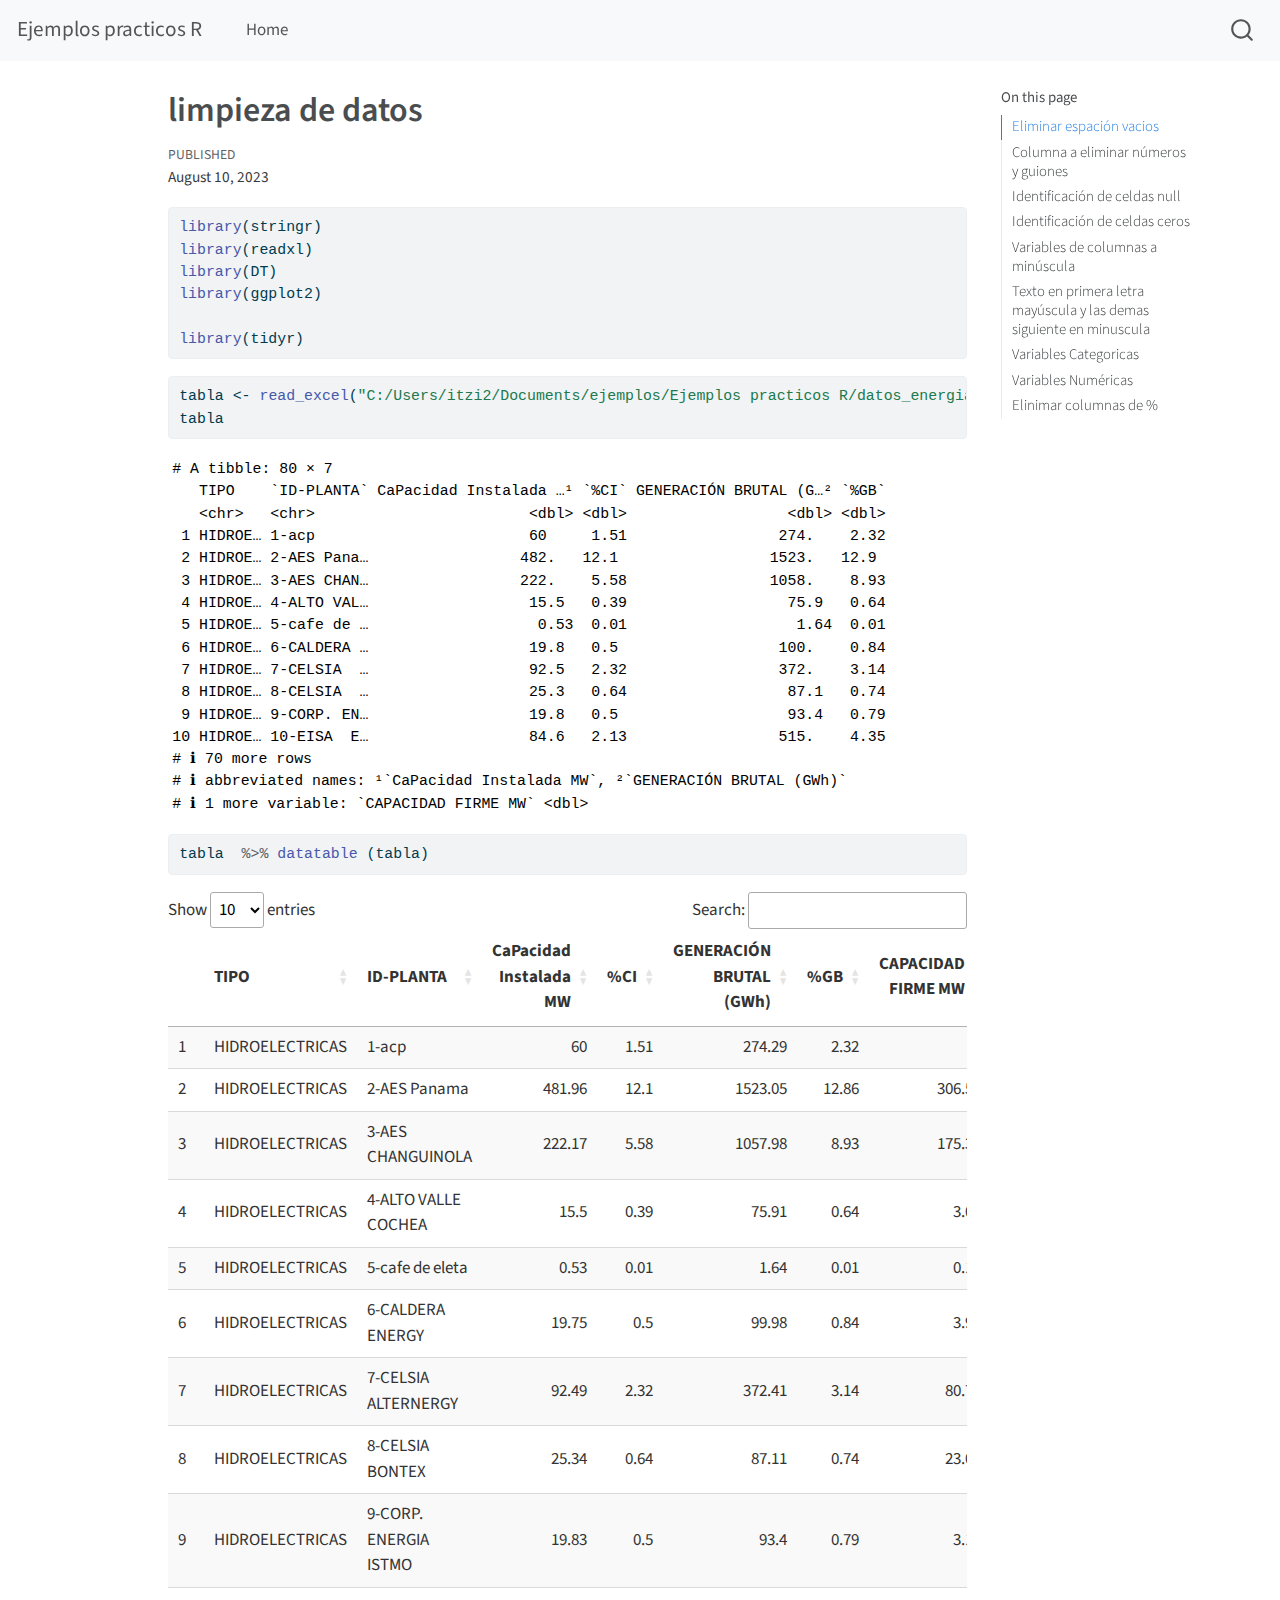
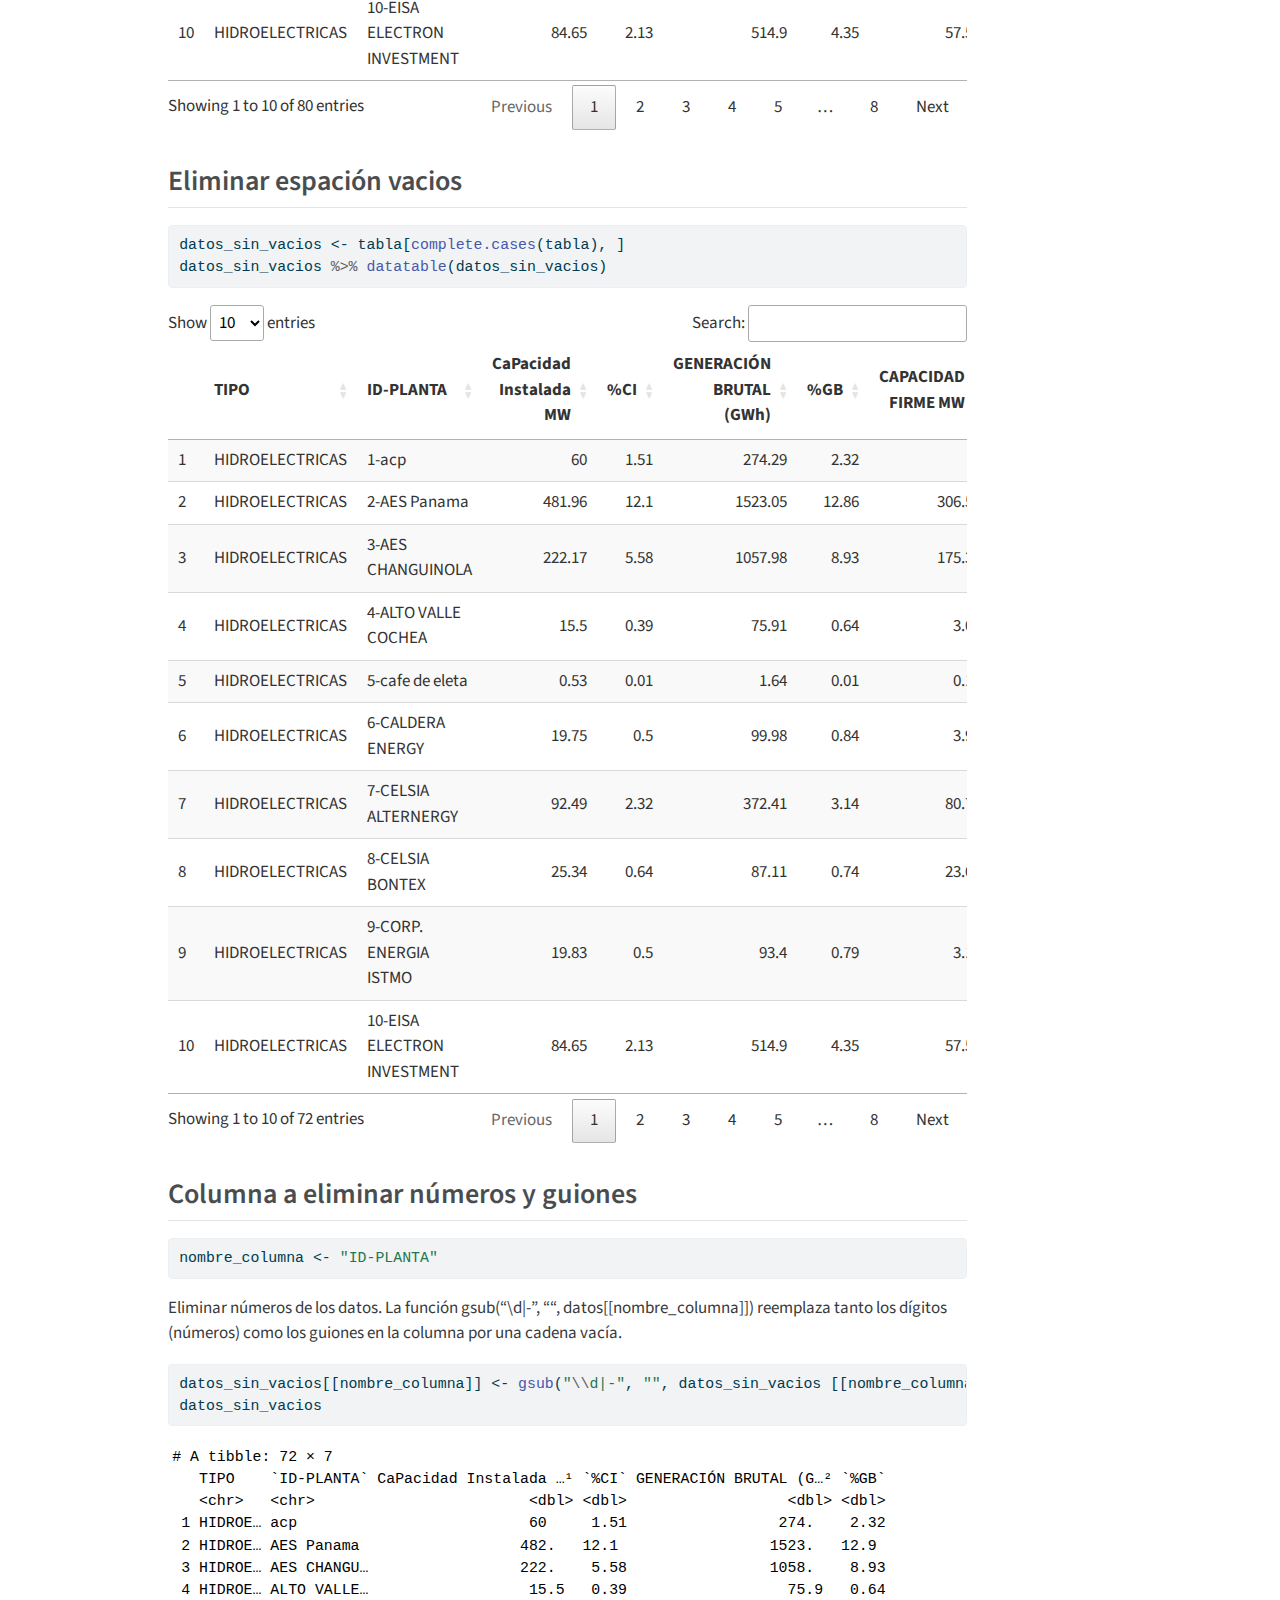
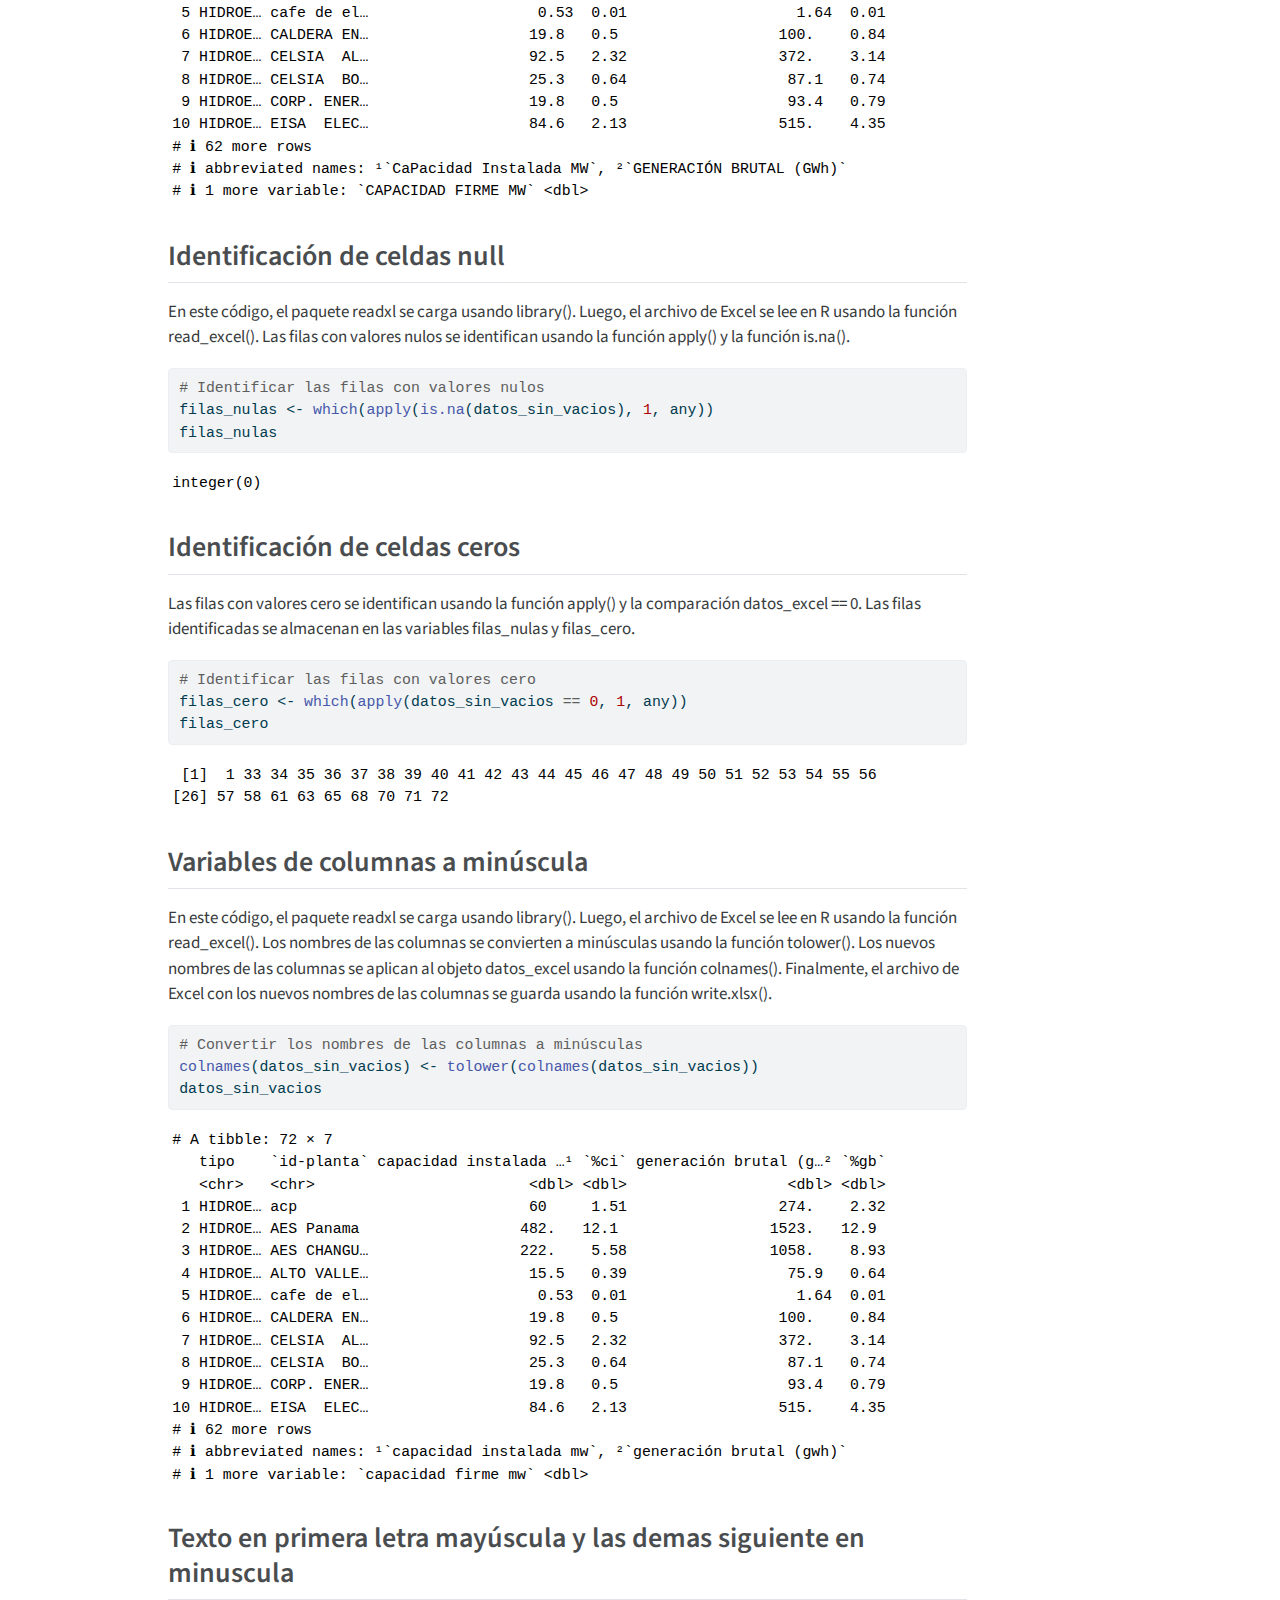
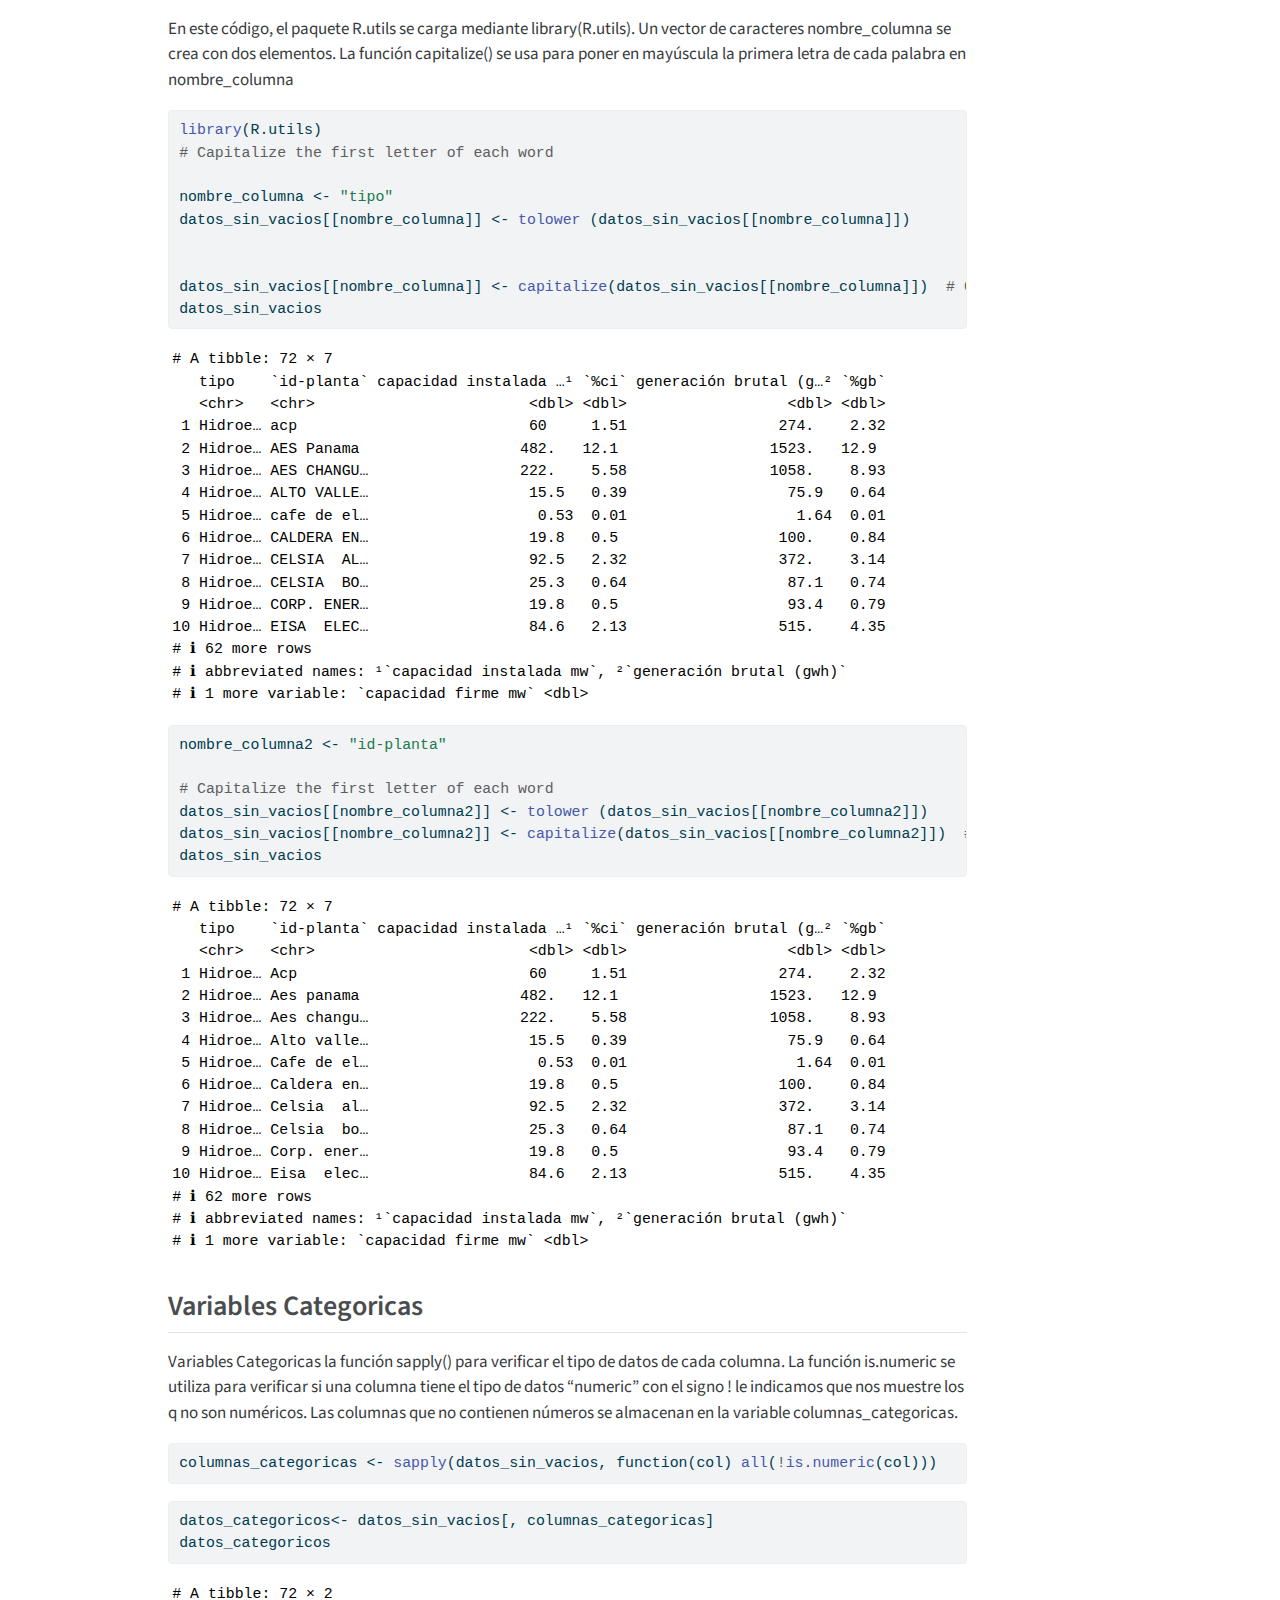
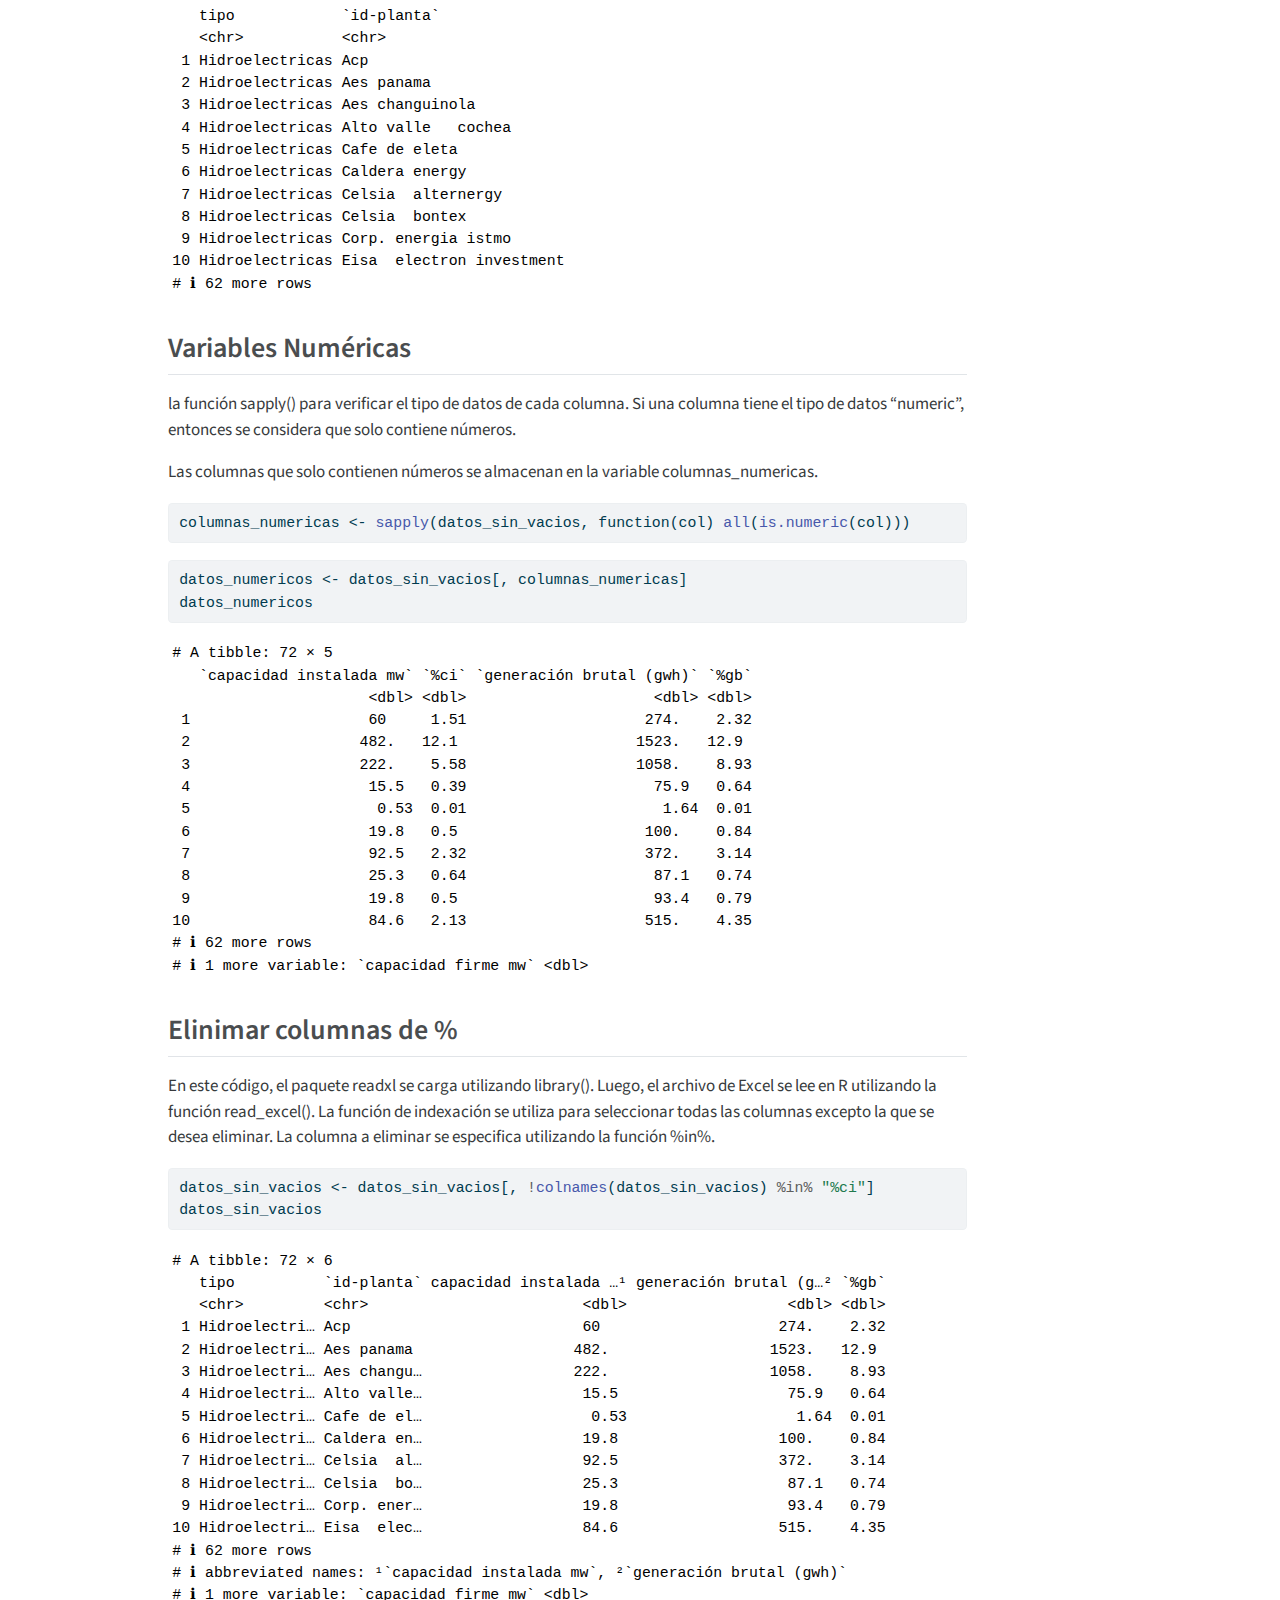
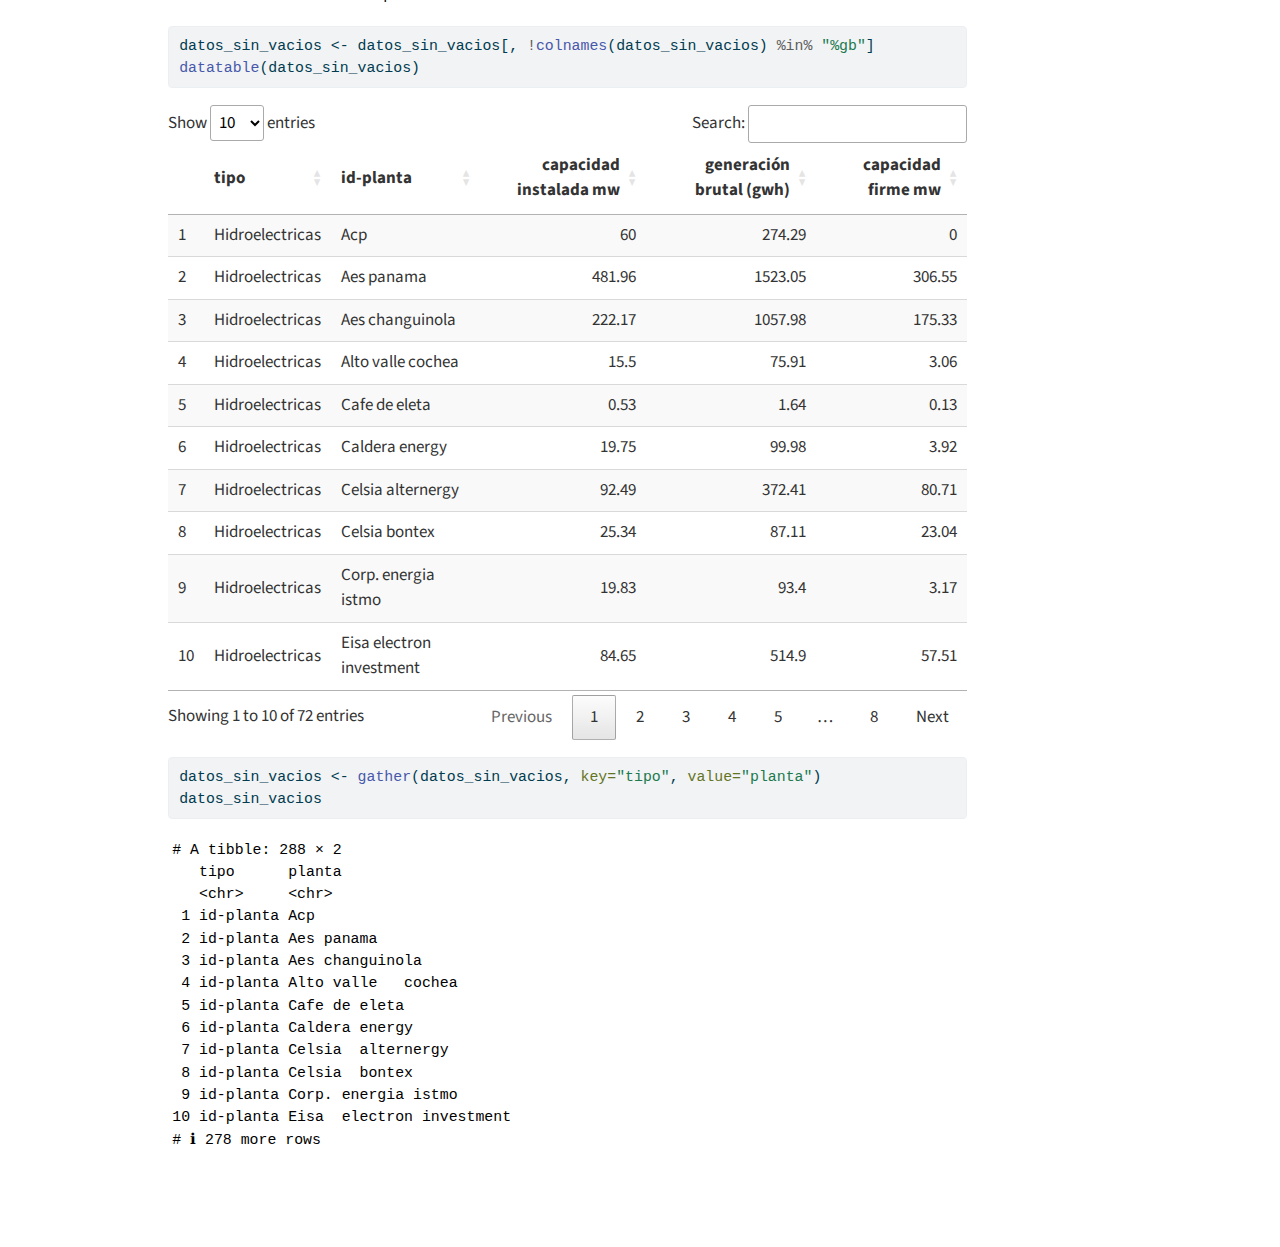
<file: docs/Limpieza de datos.html>
<!DOCTYPE html>
<html xmlns="http://www.w3.org/1999/xhtml" lang="en" xml:lang="en"><head>

<meta charset="utf-8">
<meta name="generator" content="quarto-1.3.433">

<meta name="viewport" content="width=device-width, initial-scale=1.0, user-scalable=yes">

<meta name="dcterms.date" content="2023-08-10">

<title>Ejemplos practicos R - limpieza de datos</title>
<style>
code{white-space: pre-wrap;}
span.smallcaps{font-variant: small-caps;}
div.columns{display: flex; gap: min(4vw, 1.5em);}
div.column{flex: auto; overflow-x: auto;}
div.hanging-indent{margin-left: 1.5em; text-indent: -1.5em;}
ul.task-list{list-style: none;}
ul.task-list li input[type="checkbox"] {
  width: 0.8em;
  margin: 0 0.8em 0.2em -1em; /* quarto-specific, see https://github.com/quarto-dev/quarto-cli/issues/4556 */ 
  vertical-align: middle;
}
/* CSS for syntax highlighting */
pre > code.sourceCode { white-space: pre; position: relative; }
pre > code.sourceCode > span { display: inline-block; line-height: 1.25; }
pre > code.sourceCode > span:empty { height: 1.2em; }
.sourceCode { overflow: visible; }
code.sourceCode > span { color: inherit; text-decoration: inherit; }
div.sourceCode { margin: 1em 0; }
pre.sourceCode { margin: 0; }
@media screen {
div.sourceCode { overflow: auto; }
}
@media print {
pre > code.sourceCode { white-space: pre-wrap; }
pre > code.sourceCode > span { text-indent: -5em; padding-left: 5em; }
}
pre.numberSource code
  { counter-reset: source-line 0; }
pre.numberSource code > span
  { position: relative; left: -4em; counter-increment: source-line; }
pre.numberSource code > span > a:first-child::before
  { content: counter(source-line);
    position: relative; left: -1em; text-align: right; vertical-align: baseline;
    border: none; display: inline-block;
    -webkit-touch-callout: none; -webkit-user-select: none;
    -khtml-user-select: none; -moz-user-select: none;
    -ms-user-select: none; user-select: none;
    padding: 0 4px; width: 4em;
  }
pre.numberSource { margin-left: 3em;  padding-left: 4px; }
div.sourceCode
  {   }
@media screen {
pre > code.sourceCode > span > a:first-child::before { text-decoration: underline; }
}
</style>


<script src="site_libs/quarto-nav/quarto-nav.js"></script>
<script src="site_libs/quarto-nav/headroom.min.js"></script>
<script src="site_libs/clipboard/clipboard.min.js"></script>
<script src="site_libs/quarto-search/autocomplete.umd.js"></script>
<script src="site_libs/quarto-search/fuse.min.js"></script>
<script src="site_libs/quarto-search/quarto-search.js"></script>
<meta name="quarto:offset" content="./">
<script src="site_libs/quarto-html/quarto.js"></script>
<script src="site_libs/quarto-html/popper.min.js"></script>
<script src="site_libs/quarto-html/tippy.umd.min.js"></script>
<script src="site_libs/quarto-html/anchor.min.js"></script>
<link href="site_libs/quarto-html/tippy.css" rel="stylesheet">
<link href="site_libs/quarto-html/quarto-syntax-highlighting.css" rel="stylesheet" id="quarto-text-highlighting-styles">
<script src="site_libs/bootstrap/bootstrap.min.js"></script>
<link href="site_libs/bootstrap/bootstrap-icons.css" rel="stylesheet">
<link href="site_libs/bootstrap/bootstrap.min.css" rel="stylesheet" id="quarto-bootstrap" data-mode="light">
<script id="quarto-search-options" type="application/json">{
  "location": "navbar",
  "copy-button": false,
  "collapse-after": 3,
  "panel-placement": "end",
  "type": "overlay",
  "limit": 20,
  "language": {
    "search-no-results-text": "No results",
    "search-matching-documents-text": "matching documents",
    "search-copy-link-title": "Copy link to search",
    "search-hide-matches-text": "Hide additional matches",
    "search-more-match-text": "more match in this document",
    "search-more-matches-text": "more matches in this document",
    "search-clear-button-title": "Clear",
    "search-detached-cancel-button-title": "Cancel",
    "search-submit-button-title": "Submit",
    "search-label": "Search"
  }
}</script>

<script src="site_libs/htmlwidgets-1.6.2/htmlwidgets.js"></script>
<link href="site_libs/datatables-css-0.0.0/datatables-crosstalk.css" rel="stylesheet">
<script src="site_libs/datatables-binding-0.28/datatables.js"></script>
<script src="site_libs/jquery-3.6.0/jquery-3.6.0.min.js"></script>
<link href="site_libs/dt-core-1.13.4/css/jquery.dataTables.min.css" rel="stylesheet">
<link href="site_libs/dt-core-1.13.4/css/jquery.dataTables.extra.css" rel="stylesheet">
<script src="site_libs/dt-core-1.13.4/js/jquery.dataTables.min.js"></script>
<link href="site_libs/crosstalk-1.2.0/css/crosstalk.min.css" rel="stylesheet">
<script src="site_libs/crosstalk-1.2.0/js/crosstalk.min.js"></script>


<link rel="stylesheet" href="styles.css">
</head>

<body class="nav-fixed">

<div id="quarto-search-results"></div>
  <header id="quarto-header" class="headroom fixed-top">
    <nav class="navbar navbar-expand-lg navbar-dark ">
      <div class="navbar-container container-fluid">
      <div class="navbar-brand-container">
    <a class="navbar-brand" href="./index.html">
    <span class="navbar-title">Ejemplos practicos R</span>
    </a>
  </div>
            <div id="quarto-search" class="" title="Search"></div>
          <button class="navbar-toggler" type="button" data-bs-toggle="collapse" data-bs-target="#navbarCollapse" aria-controls="navbarCollapse" aria-expanded="false" aria-label="Toggle navigation" onclick="if (window.quartoToggleHeadroom) { window.quartoToggleHeadroom(); }">
  <span class="navbar-toggler-icon"></span>
</button>
          <div class="collapse navbar-collapse" id="navbarCollapse">
            <ul class="navbar-nav navbar-nav-scroll me-auto">
  <li class="nav-item">
    <a class="nav-link" href="./index.html" rel="" target="">
 <span class="menu-text">Home</span></a>
  </li>  
</ul>
            <div class="quarto-navbar-tools ms-auto">
</div>
          </div> <!-- /navcollapse -->
      </div> <!-- /container-fluid -->
    </nav>
</header>
<!-- content -->
<div id="quarto-content" class="quarto-container page-columns page-rows-contents page-layout-article page-navbar">
<!-- sidebar -->
<!-- margin-sidebar -->
    <div id="quarto-margin-sidebar" class="sidebar margin-sidebar">
        <nav id="TOC" role="doc-toc" class="toc-active">
    <h2 id="toc-title">On this page</h2>
   
  <ul>
  <li><a href="#eliminar-espación-vacios" id="toc-eliminar-espación-vacios" class="nav-link active" data-scroll-target="#eliminar-espación-vacios">Eliminar espación vacios</a></li>
  <li><a href="#columna-a-eliminar-números-y-guiones" id="toc-columna-a-eliminar-números-y-guiones" class="nav-link" data-scroll-target="#columna-a-eliminar-números-y-guiones">Columna a eliminar números y guiones</a></li>
  <li><a href="#identificación-de-celdas-null" id="toc-identificación-de-celdas-null" class="nav-link" data-scroll-target="#identificación-de-celdas-null">Identificación de celdas null</a></li>
  <li><a href="#identificación-de-celdas-ceros" id="toc-identificación-de-celdas-ceros" class="nav-link" data-scroll-target="#identificación-de-celdas-ceros">Identificación de celdas ceros</a></li>
  <li><a href="#variables-de-columnas-a-minúscula" id="toc-variables-de-columnas-a-minúscula" class="nav-link" data-scroll-target="#variables-de-columnas-a-minúscula">Variables de columnas a minúscula</a></li>
  <li><a href="#texto-en-primera-letra-mayúscula-y-las-demas-siguiente-en-minuscula" id="toc-texto-en-primera-letra-mayúscula-y-las-demas-siguiente-en-minuscula" class="nav-link" data-scroll-target="#texto-en-primera-letra-mayúscula-y-las-demas-siguiente-en-minuscula">Texto en primera letra mayúscula y las demas siguiente en minuscula</a></li>
  <li><a href="#variables-categoricas" id="toc-variables-categoricas" class="nav-link" data-scroll-target="#variables-categoricas">Variables Categoricas</a></li>
  <li><a href="#variables-numéricas" id="toc-variables-numéricas" class="nav-link" data-scroll-target="#variables-numéricas">Variables Numéricas</a></li>
  <li><a href="#elinimar-columnas-de" id="toc-elinimar-columnas-de" class="nav-link" data-scroll-target="#elinimar-columnas-de">Elinimar columnas de %</a></li>
  </ul>
</nav>
    </div>
<!-- main -->
<main class="content" id="quarto-document-content">

<header id="title-block-header" class="quarto-title-block default">
<div class="quarto-title">
<h1 class="title">limpieza de datos</h1>
</div>



<div class="quarto-title-meta">

    
    <div>
    <div class="quarto-title-meta-heading">Published</div>
    <div class="quarto-title-meta-contents">
      <p class="date">August 10, 2023</p>
    </div>
  </div>
  
    
  </div>
  

</header>

<div class="cell">
<div class="sourceCode cell-code" id="cb1"><pre class="sourceCode r code-with-copy"><code class="sourceCode r"><span id="cb1-1"><a href="#cb1-1" aria-hidden="true" tabindex="-1"></a><span class="fu">library</span>(stringr)</span>
<span id="cb1-2"><a href="#cb1-2" aria-hidden="true" tabindex="-1"></a><span class="fu">library</span>(readxl)</span>
<span id="cb1-3"><a href="#cb1-3" aria-hidden="true" tabindex="-1"></a><span class="fu">library</span>(DT)</span>
<span id="cb1-4"><a href="#cb1-4" aria-hidden="true" tabindex="-1"></a><span class="fu">library</span>(ggplot2)</span>
<span id="cb1-5"><a href="#cb1-5" aria-hidden="true" tabindex="-1"></a></span>
<span id="cb1-6"><a href="#cb1-6" aria-hidden="true" tabindex="-1"></a><span class="fu">library</span>(tidyr)</span></code><button title="Copy to Clipboard" class="code-copy-button"><i class="bi"></i></button></pre></div>
</div>
<div class="cell">
<div class="sourceCode cell-code" id="cb2"><pre class="sourceCode r code-with-copy"><code class="sourceCode r"><span id="cb2-1"><a href="#cb2-1" aria-hidden="true" tabindex="-1"></a>tabla <span class="ot">&lt;-</span> <span class="fu">read_excel</span>(<span class="st">"C:/Users/itzi2/Documents/ejemplos/Ejemplos practicos R/datos_energia-taller-con-datos-fotovoltaicas.xlsx"</span>)</span>
<span id="cb2-2"><a href="#cb2-2" aria-hidden="true" tabindex="-1"></a>tabla</span></code><button title="Copy to Clipboard" class="code-copy-button"><i class="bi"></i></button></pre></div>
<div class="cell-output cell-output-stdout">
<pre><code># A tibble: 80 × 7
   TIPO    `ID-PLANTA` CaPacidad Instalada …¹ `%CI` GENERACIÓN BRUTAL (G…² `%GB`
   &lt;chr&gt;   &lt;chr&gt;                        &lt;dbl&gt; &lt;dbl&gt;                  &lt;dbl&gt; &lt;dbl&gt;
 1 HIDROE… 1-acp                        60     1.51                 274.    2.32
 2 HIDROE… 2-AES Pana…                 482.   12.1                 1523.   12.9 
 3 HIDROE… 3-AES CHAN…                 222.    5.58                1058.    8.93
 4 HIDROE… 4-ALTO VAL…                  15.5   0.39                  75.9   0.64
 5 HIDROE… 5-cafe de …                   0.53  0.01                   1.64  0.01
 6 HIDROE… 6-CALDERA …                  19.8   0.5                  100.    0.84
 7 HIDROE… 7-CELSIA  …                  92.5   2.32                 372.    3.14
 8 HIDROE… 8-CELSIA  …                  25.3   0.64                  87.1   0.74
 9 HIDROE… 9-CORP. EN…                  19.8   0.5                   93.4   0.79
10 HIDROE… 10-EISA  E…                  84.6   2.13                 515.    4.35
# ℹ 70 more rows
# ℹ abbreviated names: ¹​`CaPacidad Instalada MW`, ²​`GENERACIÓN BRUTAL (GWh)`
# ℹ 1 more variable: `CAPACIDAD FIRME MW` &lt;dbl&gt;</code></pre>
</div>
</div>
<div class="cell">
<div class="sourceCode cell-code" id="cb4"><pre class="sourceCode r code-with-copy"><code class="sourceCode r"><span id="cb4-1"><a href="#cb4-1" aria-hidden="true" tabindex="-1"></a>tabla  <span class="sc">%&gt;%</span> <span class="fu">datatable</span> (tabla)</span></code><button title="Copy to Clipboard" class="code-copy-button"><i class="bi"></i></button></pre></div>
<div class="cell-output-display">

<div class="datatables html-widget html-fill-item-overflow-hidden html-fill-item" id="htmlwidget-619bd52a764180f0a22b" style="width:100%;height:auto;"></div>
<script type="application/json" data-for="htmlwidget-619bd52a764180f0a22b">{"x":{"filter":"none","vertical":false,"data":[["1","2","3","4","5","6","7","8","9","10","11","12","13","14","15","16","17","18","19","20","21","22","23","24","25","26","27","28","29","30","31","32","33","34","35","36","37","38","39","40","41","42","43","44","45","46","47","48","49","50","51","52","53","54","55","56","57","58","59","60","61","62","63","64","65","66","67","68","69","70","71","72","73","74","75","76","77","78","79","80"],["HIDROELECTRICAS","HIDROELECTRICAS","HIDROELECTRICAS","HIDROELECTRICAS","HIDROELECTRICAS","HIDROELECTRICAS","HIDROELECTRICAS","HIDROELECTRICAS","HIDROELECTRICAS","HIDROELECTRICAS","HIDROELECTRICAS","HIDROELECTRICAS","HIDROELECTRICAS","HIDROELECTRICAS","HIDROELECTRICAS","HIDROELECTRICAS","HIDROELECTRICAS","HIDROELECTRICAS","HIDROELECTRICAS","HIDROELECTRICAS","HIDROELECTRICAS","HIDROELECTRICAS","HIDROELECTRICAS","HIDROELECTRICAS","HIDROELECTRICAS","HIDROELECTRICAS","HIDROELECTRICAS","HIDROELECTRICAS","HIDROELECTRICAS","HIDROELECTRICAS","HIDROELECTRICAS","HIDROELECTRICAS","SUBTOTAL",null,"FOTOVOLTAICAS","FOTOVOLTAICAS","FOTOVOLTAICAS","FOTOVOLTAICAS","FOTOVOLTAICAS","FOTOVOLTAICAS","FOTOVOLTAICAS","FOTOVOLTAICAS","FOTOVOLTAICAS","FOTOVOLTAICAS","FOTOVOLTAICAS","FOTOVOLTAICAS","FOTOVOLTAICAS","FOTOVOLTAICAS","FOTOVOLTAICAS","FOTOVOLTAICAS","FOTOVOLTAICAS","FOTOVOLTAICAS","FOTOVOLTAICAS","FOTOVOLTAICAS","FOTOVOLTAICAS","FOTOVOLTAICAS","FOTOVOLTAICAS","FOTOVOLTAICAS","FOTOVOLTAICAS","FOTOVOLTAICAS","SUBTOTAL",null,null,"TERMICAS","TERMICAS","TERMICAS","TERMICAS","TERMICAS","TERMICAS","TERMICAS","TERMICAS","TERMICAS","TERMICAS","TERMICAS","SUBTOTAL",null,"EOLICAS","EOLICAS","EOLICAS","SUBTOTAL"],["1-acp","2-AES Panama","3-AES CHANGUINOLA","4-ALTO VALLE   COCHEA","5-cafe de eleta","6-CALDERA ENERGY","7-CELSIA  ALTERNERGY","8-CELSIA  BONTEX","9-CORP. ENERGIA ISTMO","10-EISA  ELECTRON INVESTMENT","11-EMNADENSA  BUGABA  Y  TOTUMA","12-ENEL  FORTUNA","13-ELECTROGENERADORA","14-ESEPSA","15-FOUNTAIN  INTERTRADE","16-GENISA BARRO blanco","17-hIDRO BOQUERON","18-HIDRO ECO TERIBE","19-HIDRO IBERICA  EL RAILE","20-HIDRO PANAMA","21-HIDRO PIEDRA","22-HYDRO CAISAN  EL alto","23-ideal                     PANAMA","24-ISTMUS   CONCEPCION","25-PASO ANCHO","26-PERLAS NORTE","27-PERLAS SUR","28-PEDREGALITO","29-RIO CHICO","30-SALTOS DEL FRANCOLI  PLANETAS  1 y 2","31-SAN ANDRES  DESARROLLOS  HID CORP.","32-SAN LORENZO",null,null,"33-AES PANAMA SRL","34-AVANZALIA","35-AZUCARERA  NACIONAL","36-AZUERO VENTURE","37-BOQUERON","38-CELSIA SOLAR  PARQUE PRUDENCIA","39-CELSIA  DIVISA SOLAR  10  MW","40-COCLE VENTURE","41-CONCEPTO SOLAR","42-ECOSOLAR  1 y 2","43-DACONAN  SOLAR","44-EL FRAILE SOLAR","45-ELECTRICIDAD SOLAR    MENDOZA","46-ENEL  SOLAR","47-FARALLON 2","48-GENERACION SOLAR","49-PANAMA SOLAR 2 POCRf","50-PANAMA VENTURE","51-GENA  SOLAR  DON FELIX","52-PANASOLAR   GENERATION","53-PSZ 1   EL ESPINAL","54-SARIGUA   EGESA","55-SOLAR BUGABA","56-SOLAR  DEVELOPMENT","57-SOLPAC","58-TECNISOL",null,null,null,"59-AES GAS NATURAL ATLANTICO","60-CELSIA  ALTERNEGY  CATIVA","61-CELSIA   BL  M","62-GENA","63-EMNADESA   TROPITERMICA","64-PAN AM","65-URBALIA","66-ISLAND  POWER","67-SPARKLE  POWER","68-MINERA PANAMA","69-ACP",null,null,"70-NUEVO CHAGRES  AES PANAMA","71-UEP PENONOME  II","72-PARQUE  EOLICO  TOABRE",null],[60,481.96,222.17,15.5,0.53,19.75,92.49,25.34,19.83,84.65,17.57,300,7.8,22.48,57.9,28.58,5.25,31.8,7.13,4.3,21.62,72.2,145,10,6.78,10,10,19.9,12.52,13.64,9.89,8.12,1844.7,null,39.86,120,0.96,9.52,4.75,9.69,9.9,8.99,0.96,9.99,3.24,0.48,3,111.66,9.6,0.1,16,8.99,9.99,9.9,9,2.4,2.56,10,9.99,40,461.53,null,null,381,87,68,150,6.3,144,8.1,46.43,49.2,300,99.62,1339.65,null,55,215,66,336],[1.51,12.1,5.58,0.39,0.01,0.5,2.32,0.64,0.5,2.13,0.44,7.53,0.2,0.56,1.45,0.72,0.13,0.8,0.18,0.11,0.54,1.81,3.64,0.25,0.17,0.25,0.25,0.5,0.31,0.34,0.25,0.2,46.31,null,1,3.01,0.02,0.24,0.12,0.24,0.25,0.23,0.02,0.25,0.08,0.01,0.08,2.8,0.24,0,0.4,0.23,0.25,0.25,0.23,0.06,0.06,0.25,0.25,1,11.57,null,null,9.57,2.18,1.71,3.77,0.16,3.62,0.2,1.17,1.24,7.53,2.5,33.65,null,1.38,5.4,1.66,8.44],[274.29,1523.05,1057.98,75.91,1.64,99.98,372.41,87.11,93.4,514.9,72.3,1383.17,39.3,114.93,298.88,148.37,32.69,152.7,36.58,7.68,127.35,322.21,796.2,58.57,27.7,61.61,61.57,92.32,58.9,66.73,34.37,39.06,8133.86,null,77.38,192.24,0.05,18.42,2.93,15.6,13.7,18.29,1.36,30.18,5.64,0.71,5.25,119.94,5.1,0.04,29.23,16.96,14.79,13.98,12.23,1.58,2.55,7.23,3.87,74.01,683.26,null,null,1376,102.67,0.91,57.94,0.36,453.62,20.41,103.46,103.52,70.39,155.24,2444.52,null,82.15,385.49,116.66,584.3],[2.32,12.86,8.93,0.64,0.01,0.84,3.14,0.74,0.79,4.35,0.61,11.68,0.33,0.97,2.52,1.25,0.28,1.29,0.31,0.06,1.08,2.72,6.72,0.49,0.23,0.52,0.52,0.78,0.5,0.56,0.29,0.33,68.66,null,0.65,1.62,0,0.16,0.02,0.13,0.12,0.15,0.01,0.25,0.05,0.01,0.04,1.01,0.04,0,0.25,0.14,0.12,0.12,0.1,0.01,0.02,0.06,0.03,0.62,5.73,null,null,11.62,0.87,0.01,0.49,0,3.83,0.17,0.87,0.87,0.59,1.31,20.63,null,0.69,3.25,0.98,4.92],[0,306.55,175.33,3.06,0.13,3.92,80.71,23.04,3.17,57.51,3.91,289.49,1.56,7.31,19.42,11.57,0.91,22.22,1.5,0.74,3.1,22.14,51.16,2.49,3.08,2.46,2.46,2.04,0.38,4.45,2.54,1.33,1109.68,null,0,0,0,0,0,0,0,0,0,0,0,0,0,0,0,0,0,0,0,0,0,0,0,0,0,0,0,null,null,349.89,73.24,0,142.74,2.04,135.06,0,46.43,49.2,0,75.36,873.96,null,0,0,0,0]],"container":"<table class=\"display\">\n  <thead>\n    <tr>\n      <th> <\/th>\n      <th>TIPO<\/th>\n      <th>ID-PLANTA<\/th>\n      <th>CaPacidad Instalada MW<\/th>\n      <th>%CI<\/th>\n      <th>GENERACIÓN BRUTAL (GWh)<\/th>\n      <th>%GB<\/th>\n      <th>CAPACIDAD FIRME MW<\/th>\n    <\/tr>\n  <\/thead>\n<\/table>","options":{"TIPO":["HIDROELECTRICAS","HIDROELECTRICAS","HIDROELECTRICAS","HIDROELECTRICAS","HIDROELECTRICAS","HIDROELECTRICAS","HIDROELECTRICAS","HIDROELECTRICAS","HIDROELECTRICAS","HIDROELECTRICAS","HIDROELECTRICAS","HIDROELECTRICAS","HIDROELECTRICAS","HIDROELECTRICAS","HIDROELECTRICAS","HIDROELECTRICAS","HIDROELECTRICAS","HIDROELECTRICAS","HIDROELECTRICAS","HIDROELECTRICAS","HIDROELECTRICAS","HIDROELECTRICAS","HIDROELECTRICAS","HIDROELECTRICAS","HIDROELECTRICAS","HIDROELECTRICAS","HIDROELECTRICAS","HIDROELECTRICAS","HIDROELECTRICAS","HIDROELECTRICAS","HIDROELECTRICAS","HIDROELECTRICAS","SUBTOTAL",null,"FOTOVOLTAICAS","FOTOVOLTAICAS","FOTOVOLTAICAS","FOTOVOLTAICAS","FOTOVOLTAICAS","FOTOVOLTAICAS","FOTOVOLTAICAS","FOTOVOLTAICAS","FOTOVOLTAICAS","FOTOVOLTAICAS","FOTOVOLTAICAS","FOTOVOLTAICAS","FOTOVOLTAICAS","FOTOVOLTAICAS","FOTOVOLTAICAS","FOTOVOLTAICAS","FOTOVOLTAICAS","FOTOVOLTAICAS","FOTOVOLTAICAS","FOTOVOLTAICAS","FOTOVOLTAICAS","FOTOVOLTAICAS","FOTOVOLTAICAS","FOTOVOLTAICAS","FOTOVOLTAICAS","FOTOVOLTAICAS","SUBTOTAL",null,null,"TERMICAS","TERMICAS","TERMICAS","TERMICAS","TERMICAS","TERMICAS","TERMICAS","TERMICAS","TERMICAS","TERMICAS","TERMICAS","SUBTOTAL",null,"EOLICAS","EOLICAS","EOLICAS","SUBTOTAL"],"ID-PLANTA":["1-acp","2-AES Panama","3-AES CHANGUINOLA","4-ALTO VALLE   COCHEA","5-cafe de eleta","6-CALDERA ENERGY","7-CELSIA  ALTERNERGY","8-CELSIA  BONTEX","9-CORP. ENERGIA ISTMO","10-EISA  ELECTRON INVESTMENT","11-EMNADENSA  BUGABA  Y  TOTUMA","12-ENEL  FORTUNA","13-ELECTROGENERADORA","14-ESEPSA","15-FOUNTAIN  INTERTRADE","16-GENISA BARRO blanco","17-hIDRO BOQUERON","18-HIDRO ECO TERIBE","19-HIDRO IBERICA  EL RAILE","20-HIDRO PANAMA","21-HIDRO PIEDRA","22-HYDRO CAISAN  EL alto","23-ideal                     PANAMA","24-ISTMUS   CONCEPCION","25-PASO ANCHO","26-PERLAS NORTE","27-PERLAS SUR","28-PEDREGALITO","29-RIO CHICO","30-SALTOS DEL FRANCOLI  PLANETAS  1 y 2","31-SAN ANDRES  DESARROLLOS  HID CORP.","32-SAN LORENZO",null,null,"33-AES PANAMA SRL","34-AVANZALIA","35-AZUCARERA  NACIONAL","36-AZUERO VENTURE","37-BOQUERON","38-CELSIA SOLAR  PARQUE PRUDENCIA","39-CELSIA  DIVISA SOLAR  10  MW","40-COCLE VENTURE","41-CONCEPTO SOLAR","42-ECOSOLAR  1 y 2","43-DACONAN  SOLAR","44-EL FRAILE SOLAR","45-ELECTRICIDAD SOLAR    MENDOZA","46-ENEL  SOLAR","47-FARALLON 2","48-GENERACION SOLAR","49-PANAMA SOLAR 2 POCRf","50-PANAMA VENTURE","51-GENA  SOLAR  DON FELIX","52-PANASOLAR   GENERATION","53-PSZ 1   EL ESPINAL","54-SARIGUA   EGESA","55-SOLAR BUGABA","56-SOLAR  DEVELOPMENT","57-SOLPAC","58-TECNISOL",null,null,null,"59-AES GAS NATURAL ATLANTICO","60-CELSIA  ALTERNEGY  CATIVA","61-CELSIA   BL  M","62-GENA","63-EMNADESA   TROPITERMICA","64-PAN AM","65-URBALIA","66-ISLAND  POWER","67-SPARKLE  POWER","68-MINERA PANAMA","69-ACP",null,null,"70-NUEVO CHAGRES  AES PANAMA","71-UEP PENONOME  II","72-PARQUE  EOLICO  TOABRE",null],"CaPacidad Instalada MW":[60,481.96,222.17,15.5,0.53,19.75,92.49,25.34,19.83,84.65,17.57,300,7.8,22.48,57.9,28.58,5.25,31.8,7.13,4.3,21.62,72.2,145,10,6.78,10,10,19.9,12.52,13.64,9.89,8.12,1844.7,null,39.86,120,0.96,9.52,4.75,9.69,9.9,8.99,0.96,9.99,3.24,0.48,3,111.66,9.6,0.1,16,8.99,9.99,9.9,9,2.4,2.56,10,9.99,40,461.53,null,null,381,87,68,150,6.3,144,8.1,46.43,49.2,300,99.62,1339.65,null,55,215,66,336],"%CI":[1.51,12.1,5.58,0.39,0.01,0.5,2.32,0.64,0.5,2.13,0.44,7.53,0.2,0.56,1.45,0.72,0.13,0.8,0.18,0.11,0.54,1.81,3.64,0.25,0.17,0.25,0.25,0.5,0.31,0.34,0.25,0.2,46.31,null,1,3.01,0.02,0.24,0.12,0.24,0.25,0.23,0.02,0.25,0.08,0.01,0.08,2.8,0.24,0,0.4,0.23,0.25,0.25,0.23,0.06,0.06,0.25,0.25,1,11.57,null,null,9.57,2.18,1.71,3.77,0.16,3.62,0.2,1.17,1.24,7.53,2.5,33.65,null,1.38,5.4,1.66,8.44],"GENERACIÓN BRUTAL (GWh)":[274.29,1523.05,1057.98,75.91,1.64,99.98,372.41,87.11,93.4,514.9,72.3,1383.17,39.3,114.93,298.88,148.37,32.69,152.7,36.58,7.68,127.35,322.21,796.2,58.57,27.7,61.61,61.57,92.32,58.9,66.73,34.37,39.06,8133.86,null,77.38,192.24,0.05,18.42,2.93,15.6,13.7,18.29,1.36,30.18,5.64,0.71,5.25,119.94,5.1,0.04,29.23,16.96,14.79,13.98,12.23,1.58,2.55,7.23,3.87,74.01,683.26,null,null,1376,102.67,0.91,57.94,0.36,453.62,20.41,103.46,103.52,70.39,155.24,2444.52,null,82.15,385.49,116.66,584.3],"%GB":[2.32,12.86,8.93,0.64,0.01,0.84,3.14,0.74,0.79,4.35,0.61,11.68,0.33,0.97,2.52,1.25,0.28,1.29,0.31,0.06,1.08,2.72,6.72,0.49,0.23,0.52,0.52,0.78,0.5,0.56,0.29,0.33,68.66,null,0.65,1.62,0,0.16,0.02,0.13,0.12,0.15,0.01,0.25,0.05,0.01,0.04,1.01,0.04,0,0.25,0.14,0.12,0.12,0.1,0.01,0.02,0.06,0.03,0.62,5.73,null,null,11.62,0.87,0.01,0.49,0,3.83,0.17,0.87,0.87,0.59,1.31,20.63,null,0.69,3.25,0.98,4.92],"CAPACIDAD FIRME MW":[0,306.55,175.33,3.06,0.13,3.92,80.71,23.04,3.17,57.51,3.91,289.49,1.56,7.31,19.42,11.57,0.91,22.22,1.5,0.74,3.1,22.14,51.16,2.49,3.08,2.46,2.46,2.04,0.38,4.45,2.54,1.33,1109.68,null,0,0,0,0,0,0,0,0,0,0,0,0,0,0,0,0,0,0,0,0,0,0,0,0,0,0,0,null,null,349.89,73.24,0,142.74,2.04,135.06,0,46.43,49.2,0,75.36,873.96,null,0,0,0,0],"columnDefs":[{"className":"dt-right","targets":[3,4,5,6,7]},{"orderable":false,"targets":0}],"order":[],"autoWidth":false,"orderClasses":false}},"evals":[],"jsHooks":[]}</script>
</div>
</div>
<section id="eliminar-espación-vacios" class="level2">
<h2 class="anchored" data-anchor-id="eliminar-espación-vacios">Eliminar espación vacios</h2>
<div class="cell">
<div class="sourceCode cell-code" id="cb5"><pre class="sourceCode r code-with-copy"><code class="sourceCode r"><span id="cb5-1"><a href="#cb5-1" aria-hidden="true" tabindex="-1"></a>datos_sin_vacios <span class="ot">&lt;-</span> tabla[<span class="fu">complete.cases</span>(tabla), ]</span>
<span id="cb5-2"><a href="#cb5-2" aria-hidden="true" tabindex="-1"></a>datos_sin_vacios <span class="sc">%&gt;%</span> <span class="fu">datatable</span>(datos_sin_vacios)</span></code><button title="Copy to Clipboard" class="code-copy-button"><i class="bi"></i></button></pre></div>
<div class="cell-output-display">

<div class="datatables html-widget html-fill-item-overflow-hidden html-fill-item" id="htmlwidget-429751a473920b40c002" style="width:100%;height:auto;"></div>
<script type="application/json" data-for="htmlwidget-429751a473920b40c002">{"x":{"filter":"none","vertical":false,"data":[["1","2","3","4","5","6","7","8","9","10","11","12","13","14","15","16","17","18","19","20","21","22","23","24","25","26","27","28","29","30","31","32","33","34","35","36","37","38","39","40","41","42","43","44","45","46","47","48","49","50","51","52","53","54","55","56","57","58","59","60","61","62","63","64","65","66","67","68","69","70","71","72"],["HIDROELECTRICAS","HIDROELECTRICAS","HIDROELECTRICAS","HIDROELECTRICAS","HIDROELECTRICAS","HIDROELECTRICAS","HIDROELECTRICAS","HIDROELECTRICAS","HIDROELECTRICAS","HIDROELECTRICAS","HIDROELECTRICAS","HIDROELECTRICAS","HIDROELECTRICAS","HIDROELECTRICAS","HIDROELECTRICAS","HIDROELECTRICAS","HIDROELECTRICAS","HIDROELECTRICAS","HIDROELECTRICAS","HIDROELECTRICAS","HIDROELECTRICAS","HIDROELECTRICAS","HIDROELECTRICAS","HIDROELECTRICAS","HIDROELECTRICAS","HIDROELECTRICAS","HIDROELECTRICAS","HIDROELECTRICAS","HIDROELECTRICAS","HIDROELECTRICAS","HIDROELECTRICAS","HIDROELECTRICAS","FOTOVOLTAICAS","FOTOVOLTAICAS","FOTOVOLTAICAS","FOTOVOLTAICAS","FOTOVOLTAICAS","FOTOVOLTAICAS","FOTOVOLTAICAS","FOTOVOLTAICAS","FOTOVOLTAICAS","FOTOVOLTAICAS","FOTOVOLTAICAS","FOTOVOLTAICAS","FOTOVOLTAICAS","FOTOVOLTAICAS","FOTOVOLTAICAS","FOTOVOLTAICAS","FOTOVOLTAICAS","FOTOVOLTAICAS","FOTOVOLTAICAS","FOTOVOLTAICAS","FOTOVOLTAICAS","FOTOVOLTAICAS","FOTOVOLTAICAS","FOTOVOLTAICAS","FOTOVOLTAICAS","FOTOVOLTAICAS","TERMICAS","TERMICAS","TERMICAS","TERMICAS","TERMICAS","TERMICAS","TERMICAS","TERMICAS","TERMICAS","TERMICAS","TERMICAS","EOLICAS","EOLICAS","EOLICAS"],["1-acp","2-AES Panama","3-AES CHANGUINOLA","4-ALTO VALLE   COCHEA","5-cafe de eleta","6-CALDERA ENERGY","7-CELSIA  ALTERNERGY","8-CELSIA  BONTEX","9-CORP. ENERGIA ISTMO","10-EISA  ELECTRON INVESTMENT","11-EMNADENSA  BUGABA  Y  TOTUMA","12-ENEL  FORTUNA","13-ELECTROGENERADORA","14-ESEPSA","15-FOUNTAIN  INTERTRADE","16-GENISA BARRO blanco","17-hIDRO BOQUERON","18-HIDRO ECO TERIBE","19-HIDRO IBERICA  EL RAILE","20-HIDRO PANAMA","21-HIDRO PIEDRA","22-HYDRO CAISAN  EL alto","23-ideal                     PANAMA","24-ISTMUS   CONCEPCION","25-PASO ANCHO","26-PERLAS NORTE","27-PERLAS SUR","28-PEDREGALITO","29-RIO CHICO","30-SALTOS DEL FRANCOLI  PLANETAS  1 y 2","31-SAN ANDRES  DESARROLLOS  HID CORP.","32-SAN LORENZO","33-AES PANAMA SRL","34-AVANZALIA","35-AZUCARERA  NACIONAL","36-AZUERO VENTURE","37-BOQUERON","38-CELSIA SOLAR  PARQUE PRUDENCIA","39-CELSIA  DIVISA SOLAR  10  MW","40-COCLE VENTURE","41-CONCEPTO SOLAR","42-ECOSOLAR  1 y 2","43-DACONAN  SOLAR","44-EL FRAILE SOLAR","45-ELECTRICIDAD SOLAR    MENDOZA","46-ENEL  SOLAR","47-FARALLON 2","48-GENERACION SOLAR","49-PANAMA SOLAR 2 POCRf","50-PANAMA VENTURE","51-GENA  SOLAR  DON FELIX","52-PANASOLAR   GENERATION","53-PSZ 1   EL ESPINAL","54-SARIGUA   EGESA","55-SOLAR BUGABA","56-SOLAR  DEVELOPMENT","57-SOLPAC","58-TECNISOL","59-AES GAS NATURAL ATLANTICO","60-CELSIA  ALTERNEGY  CATIVA","61-CELSIA   BL  M","62-GENA","63-EMNADESA   TROPITERMICA","64-PAN AM","65-URBALIA","66-ISLAND  POWER","67-SPARKLE  POWER","68-MINERA PANAMA","69-ACP","70-NUEVO CHAGRES  AES PANAMA","71-UEP PENONOME  II","72-PARQUE  EOLICO  TOABRE"],[60,481.96,222.17,15.5,0.53,19.75,92.49,25.34,19.83,84.65,17.57,300,7.8,22.48,57.9,28.58,5.25,31.8,7.13,4.3,21.62,72.2,145,10,6.78,10,10,19.9,12.52,13.64,9.89,8.12,39.86,120,0.96,9.52,4.75,9.69,9.9,8.99,0.96,9.99,3.24,0.48,3,111.66,9.6,0.1,16,8.99,9.99,9.9,9,2.4,2.56,10,9.99,40,381,87,68,150,6.3,144,8.1,46.43,49.2,300,99.62,55,215,66],[1.51,12.1,5.58,0.39,0.01,0.5,2.32,0.64,0.5,2.13,0.44,7.53,0.2,0.56,1.45,0.72,0.13,0.8,0.18,0.11,0.54,1.81,3.64,0.25,0.17,0.25,0.25,0.5,0.31,0.34,0.25,0.2,1,3.01,0.02,0.24,0.12,0.24,0.25,0.23,0.02,0.25,0.08,0.01,0.08,2.8,0.24,0,0.4,0.23,0.25,0.25,0.23,0.06,0.06,0.25,0.25,1,9.57,2.18,1.71,3.77,0.16,3.62,0.2,1.17,1.24,7.53,2.5,1.38,5.4,1.66],[274.29,1523.05,1057.98,75.91,1.64,99.98,372.41,87.11,93.4,514.9,72.3,1383.17,39.3,114.93,298.88,148.37,32.69,152.7,36.58,7.68,127.35,322.21,796.2,58.57,27.7,61.61,61.57,92.32,58.9,66.73,34.37,39.06,77.38,192.24,0.05,18.42,2.93,15.6,13.7,18.29,1.36,30.18,5.64,0.71,5.25,119.94,5.1,0.04,29.23,16.96,14.79,13.98,12.23,1.58,2.55,7.23,3.87,74.01,1376,102.67,0.91,57.94,0.36,453.62,20.41,103.46,103.52,70.39,155.24,82.15,385.49,116.66],[2.32,12.86,8.93,0.64,0.01,0.84,3.14,0.74,0.79,4.35,0.61,11.68,0.33,0.97,2.52,1.25,0.28,1.29,0.31,0.06,1.08,2.72,6.72,0.49,0.23,0.52,0.52,0.78,0.5,0.56,0.29,0.33,0.65,1.62,0,0.16,0.02,0.13,0.12,0.15,0.01,0.25,0.05,0.01,0.04,1.01,0.04,0,0.25,0.14,0.12,0.12,0.1,0.01,0.02,0.06,0.03,0.62,11.62,0.87,0.01,0.49,0,3.83,0.17,0.87,0.87,0.59,1.31,0.69,3.25,0.98],[0,306.55,175.33,3.06,0.13,3.92,80.71,23.04,3.17,57.51,3.91,289.49,1.56,7.31,19.42,11.57,0.91,22.22,1.5,0.74,3.1,22.14,51.16,2.49,3.08,2.46,2.46,2.04,0.38,4.45,2.54,1.33,0,0,0,0,0,0,0,0,0,0,0,0,0,0,0,0,0,0,0,0,0,0,0,0,0,0,349.89,73.24,0,142.74,2.04,135.06,0,46.43,49.2,0,75.36,0,0,0]],"container":"<table class=\"display\">\n  <thead>\n    <tr>\n      <th> <\/th>\n      <th>TIPO<\/th>\n      <th>ID-PLANTA<\/th>\n      <th>CaPacidad Instalada MW<\/th>\n      <th>%CI<\/th>\n      <th>GENERACIÓN BRUTAL (GWh)<\/th>\n      <th>%GB<\/th>\n      <th>CAPACIDAD FIRME MW<\/th>\n    <\/tr>\n  <\/thead>\n<\/table>","options":{"TIPO":["HIDROELECTRICAS","HIDROELECTRICAS","HIDROELECTRICAS","HIDROELECTRICAS","HIDROELECTRICAS","HIDROELECTRICAS","HIDROELECTRICAS","HIDROELECTRICAS","HIDROELECTRICAS","HIDROELECTRICAS","HIDROELECTRICAS","HIDROELECTRICAS","HIDROELECTRICAS","HIDROELECTRICAS","HIDROELECTRICAS","HIDROELECTRICAS","HIDROELECTRICAS","HIDROELECTRICAS","HIDROELECTRICAS","HIDROELECTRICAS","HIDROELECTRICAS","HIDROELECTRICAS","HIDROELECTRICAS","HIDROELECTRICAS","HIDROELECTRICAS","HIDROELECTRICAS","HIDROELECTRICAS","HIDROELECTRICAS","HIDROELECTRICAS","HIDROELECTRICAS","HIDROELECTRICAS","HIDROELECTRICAS","FOTOVOLTAICAS","FOTOVOLTAICAS","FOTOVOLTAICAS","FOTOVOLTAICAS","FOTOVOLTAICAS","FOTOVOLTAICAS","FOTOVOLTAICAS","FOTOVOLTAICAS","FOTOVOLTAICAS","FOTOVOLTAICAS","FOTOVOLTAICAS","FOTOVOLTAICAS","FOTOVOLTAICAS","FOTOVOLTAICAS","FOTOVOLTAICAS","FOTOVOLTAICAS","FOTOVOLTAICAS","FOTOVOLTAICAS","FOTOVOLTAICAS","FOTOVOLTAICAS","FOTOVOLTAICAS","FOTOVOLTAICAS","FOTOVOLTAICAS","FOTOVOLTAICAS","FOTOVOLTAICAS","FOTOVOLTAICAS","TERMICAS","TERMICAS","TERMICAS","TERMICAS","TERMICAS","TERMICAS","TERMICAS","TERMICAS","TERMICAS","TERMICAS","TERMICAS","EOLICAS","EOLICAS","EOLICAS"],"ID-PLANTA":["1-acp","2-AES Panama","3-AES CHANGUINOLA","4-ALTO VALLE   COCHEA","5-cafe de eleta","6-CALDERA ENERGY","7-CELSIA  ALTERNERGY","8-CELSIA  BONTEX","9-CORP. ENERGIA ISTMO","10-EISA  ELECTRON INVESTMENT","11-EMNADENSA  BUGABA  Y  TOTUMA","12-ENEL  FORTUNA","13-ELECTROGENERADORA","14-ESEPSA","15-FOUNTAIN  INTERTRADE","16-GENISA BARRO blanco","17-hIDRO BOQUERON","18-HIDRO ECO TERIBE","19-HIDRO IBERICA  EL RAILE","20-HIDRO PANAMA","21-HIDRO PIEDRA","22-HYDRO CAISAN  EL alto","23-ideal                     PANAMA","24-ISTMUS   CONCEPCION","25-PASO ANCHO","26-PERLAS NORTE","27-PERLAS SUR","28-PEDREGALITO","29-RIO CHICO","30-SALTOS DEL FRANCOLI  PLANETAS  1 y 2","31-SAN ANDRES  DESARROLLOS  HID CORP.","32-SAN LORENZO","33-AES PANAMA SRL","34-AVANZALIA","35-AZUCARERA  NACIONAL","36-AZUERO VENTURE","37-BOQUERON","38-CELSIA SOLAR  PARQUE PRUDENCIA","39-CELSIA  DIVISA SOLAR  10  MW","40-COCLE VENTURE","41-CONCEPTO SOLAR","42-ECOSOLAR  1 y 2","43-DACONAN  SOLAR","44-EL FRAILE SOLAR","45-ELECTRICIDAD SOLAR    MENDOZA","46-ENEL  SOLAR","47-FARALLON 2","48-GENERACION SOLAR","49-PANAMA SOLAR 2 POCRf","50-PANAMA VENTURE","51-GENA  SOLAR  DON FELIX","52-PANASOLAR   GENERATION","53-PSZ 1   EL ESPINAL","54-SARIGUA   EGESA","55-SOLAR BUGABA","56-SOLAR  DEVELOPMENT","57-SOLPAC","58-TECNISOL","59-AES GAS NATURAL ATLANTICO","60-CELSIA  ALTERNEGY  CATIVA","61-CELSIA   BL  M","62-GENA","63-EMNADESA   TROPITERMICA","64-PAN AM","65-URBALIA","66-ISLAND  POWER","67-SPARKLE  POWER","68-MINERA PANAMA","69-ACP","70-NUEVO CHAGRES  AES PANAMA","71-UEP PENONOME  II","72-PARQUE  EOLICO  TOABRE"],"CaPacidad Instalada MW":[60,481.96,222.17,15.5,0.53,19.75,92.49,25.34,19.83,84.65,17.57,300,7.8,22.48,57.9,28.58,5.25,31.8,7.13,4.3,21.62,72.2,145,10,6.78,10,10,19.9,12.52,13.64,9.89,8.12,39.86,120,0.96,9.52,4.75,9.69,9.9,8.99,0.96,9.99,3.24,0.48,3,111.66,9.6,0.1,16,8.99,9.99,9.9,9,2.4,2.56,10,9.99,40,381,87,68,150,6.3,144,8.1,46.43,49.2,300,99.62,55,215,66],"%CI":[1.51,12.1,5.58,0.39,0.01,0.5,2.32,0.64,0.5,2.13,0.44,7.53,0.2,0.56,1.45,0.72,0.13,0.8,0.18,0.11,0.54,1.81,3.64,0.25,0.17,0.25,0.25,0.5,0.31,0.34,0.25,0.2,1,3.01,0.02,0.24,0.12,0.24,0.25,0.23,0.02,0.25,0.08,0.01,0.08,2.8,0.24,0,0.4,0.23,0.25,0.25,0.23,0.06,0.06,0.25,0.25,1,9.57,2.18,1.71,3.77,0.16,3.62,0.2,1.17,1.24,7.53,2.5,1.38,5.4,1.66],"GENERACIÓN BRUTAL (GWh)":[274.29,1523.05,1057.98,75.91,1.64,99.98,372.41,87.11,93.4,514.9,72.3,1383.17,39.3,114.93,298.88,148.37,32.69,152.7,36.58,7.68,127.35,322.21,796.2,58.57,27.7,61.61,61.57,92.32,58.9,66.73,34.37,39.06,77.38,192.24,0.05,18.42,2.93,15.6,13.7,18.29,1.36,30.18,5.64,0.71,5.25,119.94,5.1,0.04,29.23,16.96,14.79,13.98,12.23,1.58,2.55,7.23,3.87,74.01,1376,102.67,0.91,57.94,0.36,453.62,20.41,103.46,103.52,70.39,155.24,82.15,385.49,116.66],"%GB":[2.32,12.86,8.93,0.64,0.01,0.84,3.14,0.74,0.79,4.35,0.61,11.68,0.33,0.97,2.52,1.25,0.28,1.29,0.31,0.06,1.08,2.72,6.72,0.49,0.23,0.52,0.52,0.78,0.5,0.56,0.29,0.33,0.65,1.62,0,0.16,0.02,0.13,0.12,0.15,0.01,0.25,0.05,0.01,0.04,1.01,0.04,0,0.25,0.14,0.12,0.12,0.1,0.01,0.02,0.06,0.03,0.62,11.62,0.87,0.01,0.49,0,3.83,0.17,0.87,0.87,0.59,1.31,0.69,3.25,0.98],"CAPACIDAD FIRME MW":[0,306.55,175.33,3.06,0.13,3.92,80.71,23.04,3.17,57.51,3.91,289.49,1.56,7.31,19.42,11.57,0.91,22.22,1.5,0.74,3.1,22.14,51.16,2.49,3.08,2.46,2.46,2.04,0.38,4.45,2.54,1.33,0,0,0,0,0,0,0,0,0,0,0,0,0,0,0,0,0,0,0,0,0,0,0,0,0,0,349.89,73.24,0,142.74,2.04,135.06,0,46.43,49.2,0,75.36,0,0,0],"columnDefs":[{"className":"dt-right","targets":[3,4,5,6,7]},{"orderable":false,"targets":0}],"order":[],"autoWidth":false,"orderClasses":false}},"evals":[],"jsHooks":[]}</script>
</div>
</div>
</section>
<section id="columna-a-eliminar-números-y-guiones" class="level2">
<h2 class="anchored" data-anchor-id="columna-a-eliminar-números-y-guiones">Columna a eliminar números y guiones</h2>
<div class="cell">
<div class="sourceCode cell-code" id="cb6"><pre class="sourceCode r code-with-copy"><code class="sourceCode r"><span id="cb6-1"><a href="#cb6-1" aria-hidden="true" tabindex="-1"></a>nombre_columna <span class="ot">&lt;-</span> <span class="st">"ID-PLANTA"</span></span></code><button title="Copy to Clipboard" class="code-copy-button"><i class="bi"></i></button></pre></div>
</div>
<p>Eliminar números de los datos. La función gsub(“\d|-”, ““, datos[[nombre_columna]]) reemplaza tanto los dígitos (números) como los guiones en la columna por una cadena vacía.</p>
<div class="cell">
<div class="sourceCode cell-code" id="cb7"><pre class="sourceCode r code-with-copy"><code class="sourceCode r"><span id="cb7-1"><a href="#cb7-1" aria-hidden="true" tabindex="-1"></a>datos_sin_vacios[[nombre_columna]] <span class="ot">&lt;-</span> <span class="fu">gsub</span>(<span class="st">"</span><span class="sc">\\</span><span class="st">d|-"</span>, <span class="st">""</span>, datos_sin_vacios [[nombre_columna]])</span>
<span id="cb7-2"><a href="#cb7-2" aria-hidden="true" tabindex="-1"></a>datos_sin_vacios </span></code><button title="Copy to Clipboard" class="code-copy-button"><i class="bi"></i></button></pre></div>
<div class="cell-output cell-output-stdout">
<pre><code># A tibble: 72 × 7
   TIPO    `ID-PLANTA` CaPacidad Instalada …¹ `%CI` GENERACIÓN BRUTAL (G…² `%GB`
   &lt;chr&gt;   &lt;chr&gt;                        &lt;dbl&gt; &lt;dbl&gt;                  &lt;dbl&gt; &lt;dbl&gt;
 1 HIDROE… acp                          60     1.51                 274.    2.32
 2 HIDROE… AES Panama                  482.   12.1                 1523.   12.9 
 3 HIDROE… AES CHANGU…                 222.    5.58                1058.    8.93
 4 HIDROE… ALTO VALLE…                  15.5   0.39                  75.9   0.64
 5 HIDROE… cafe de el…                   0.53  0.01                   1.64  0.01
 6 HIDROE… CALDERA EN…                  19.8   0.5                  100.    0.84
 7 HIDROE… CELSIA  AL…                  92.5   2.32                 372.    3.14
 8 HIDROE… CELSIA  BO…                  25.3   0.64                  87.1   0.74
 9 HIDROE… CORP. ENER…                  19.8   0.5                   93.4   0.79
10 HIDROE… EISA  ELEC…                  84.6   2.13                 515.    4.35
# ℹ 62 more rows
# ℹ abbreviated names: ¹​`CaPacidad Instalada MW`, ²​`GENERACIÓN BRUTAL (GWh)`
# ℹ 1 more variable: `CAPACIDAD FIRME MW` &lt;dbl&gt;</code></pre>
</div>
</div>
</section>
<section id="identificación-de-celdas-null" class="level2">
<h2 class="anchored" data-anchor-id="identificación-de-celdas-null">Identificación de celdas null</h2>
<p>En este código, el paquete readxl se carga usando library(). Luego, el archivo de Excel se lee en R usando la función read_excel(). Las filas con valores nulos se identifican usando la función apply() y la función is.na().</p>
<div class="cell">
<div class="sourceCode cell-code" id="cb9"><pre class="sourceCode r code-with-copy"><code class="sourceCode r"><span id="cb9-1"><a href="#cb9-1" aria-hidden="true" tabindex="-1"></a><span class="co"># Identificar las filas con valores nulos</span></span>
<span id="cb9-2"><a href="#cb9-2" aria-hidden="true" tabindex="-1"></a>filas_nulas <span class="ot">&lt;-</span> <span class="fu">which</span>(<span class="fu">apply</span>(<span class="fu">is.na</span>(datos_sin_vacios), <span class="dv">1</span>, any))</span>
<span id="cb9-3"><a href="#cb9-3" aria-hidden="true" tabindex="-1"></a>filas_nulas</span></code><button title="Copy to Clipboard" class="code-copy-button"><i class="bi"></i></button></pre></div>
<div class="cell-output cell-output-stdout">
<pre><code>integer(0)</code></pre>
</div>
</div>
</section>
<section id="identificación-de-celdas-ceros" class="level2">
<h2 class="anchored" data-anchor-id="identificación-de-celdas-ceros">Identificación de celdas ceros</h2>
<p>Las filas con valores cero se identifican usando la función apply() y la comparación datos_excel == 0. Las filas identificadas se almacenan en las variables filas_nulas y filas_cero.</p>
<div class="cell">
<div class="sourceCode cell-code" id="cb11"><pre class="sourceCode r code-with-copy"><code class="sourceCode r"><span id="cb11-1"><a href="#cb11-1" aria-hidden="true" tabindex="-1"></a><span class="co"># Identificar las filas con valores cero</span></span>
<span id="cb11-2"><a href="#cb11-2" aria-hidden="true" tabindex="-1"></a>filas_cero <span class="ot">&lt;-</span> <span class="fu">which</span>(<span class="fu">apply</span>(datos_sin_vacios <span class="sc">==</span> <span class="dv">0</span>, <span class="dv">1</span>, any))</span>
<span id="cb11-3"><a href="#cb11-3" aria-hidden="true" tabindex="-1"></a>filas_cero</span></code><button title="Copy to Clipboard" class="code-copy-button"><i class="bi"></i></button></pre></div>
<div class="cell-output cell-output-stdout">
<pre><code> [1]  1 33 34 35 36 37 38 39 40 41 42 43 44 45 46 47 48 49 50 51 52 53 54 55 56
[26] 57 58 61 63 65 68 70 71 72</code></pre>
</div>
</div>
</section>
<section id="variables-de-columnas-a-minúscula" class="level2">
<h2 class="anchored" data-anchor-id="variables-de-columnas-a-minúscula">Variables de columnas a minúscula</h2>
<p>En este código, el paquete readxl se carga usando library(). Luego, el archivo de Excel se lee en R usando la función read_excel(). Los nombres de las columnas se convierten a minúsculas usando la función tolower(). Los nuevos nombres de las columnas se aplican al objeto datos_excel usando la función colnames(). Finalmente, el archivo de Excel con los nuevos nombres de las columnas se guarda usando la función write.xlsx().</p>
<div class="cell">
<div class="sourceCode cell-code" id="cb13"><pre class="sourceCode r code-with-copy"><code class="sourceCode r"><span id="cb13-1"><a href="#cb13-1" aria-hidden="true" tabindex="-1"></a><span class="co"># Convertir los nombres de las columnas a minúsculas</span></span>
<span id="cb13-2"><a href="#cb13-2" aria-hidden="true" tabindex="-1"></a><span class="fu">colnames</span>(datos_sin_vacios) <span class="ot">&lt;-</span> <span class="fu">tolower</span>(<span class="fu">colnames</span>(datos_sin_vacios))</span>
<span id="cb13-3"><a href="#cb13-3" aria-hidden="true" tabindex="-1"></a>datos_sin_vacios</span></code><button title="Copy to Clipboard" class="code-copy-button"><i class="bi"></i></button></pre></div>
<div class="cell-output cell-output-stdout">
<pre><code># A tibble: 72 × 7
   tipo    `id-planta` capacidad instalada …¹ `%ci` generación brutal (g…² `%gb`
   &lt;chr&gt;   &lt;chr&gt;                        &lt;dbl&gt; &lt;dbl&gt;                  &lt;dbl&gt; &lt;dbl&gt;
 1 HIDROE… acp                          60     1.51                 274.    2.32
 2 HIDROE… AES Panama                  482.   12.1                 1523.   12.9 
 3 HIDROE… AES CHANGU…                 222.    5.58                1058.    8.93
 4 HIDROE… ALTO VALLE…                  15.5   0.39                  75.9   0.64
 5 HIDROE… cafe de el…                   0.53  0.01                   1.64  0.01
 6 HIDROE… CALDERA EN…                  19.8   0.5                  100.    0.84
 7 HIDROE… CELSIA  AL…                  92.5   2.32                 372.    3.14
 8 HIDROE… CELSIA  BO…                  25.3   0.64                  87.1   0.74
 9 HIDROE… CORP. ENER…                  19.8   0.5                   93.4   0.79
10 HIDROE… EISA  ELEC…                  84.6   2.13                 515.    4.35
# ℹ 62 more rows
# ℹ abbreviated names: ¹​`capacidad instalada mw`, ²​`generación brutal (gwh)`
# ℹ 1 more variable: `capacidad firme mw` &lt;dbl&gt;</code></pre>
</div>
</div>
</section>
<section id="texto-en-primera-letra-mayúscula-y-las-demas-siguiente-en-minuscula" class="level2">
<h2 class="anchored" data-anchor-id="texto-en-primera-letra-mayúscula-y-las-demas-siguiente-en-minuscula">Texto en primera letra mayúscula y las demas siguiente en minuscula</h2>
<p>En este código, el paquete R.utils se carga mediante library(R.utils). Un vector de caracteres nombre_columna se crea con dos elementos. La función capitalize() se usa para poner en mayúscula la primera letra de cada palabra en nombre_columna</p>
<div class="cell">
<div class="sourceCode cell-code" id="cb15"><pre class="sourceCode r code-with-copy"><code class="sourceCode r"><span id="cb15-1"><a href="#cb15-1" aria-hidden="true" tabindex="-1"></a><span class="fu">library</span>(R.utils)</span>
<span id="cb15-2"><a href="#cb15-2" aria-hidden="true" tabindex="-1"></a><span class="co"># Capitalize the first letter of each word</span></span>
<span id="cb15-3"><a href="#cb15-3" aria-hidden="true" tabindex="-1"></a></span>
<span id="cb15-4"><a href="#cb15-4" aria-hidden="true" tabindex="-1"></a>nombre_columna <span class="ot">&lt;-</span> <span class="st">"tipo"</span></span>
<span id="cb15-5"><a href="#cb15-5" aria-hidden="true" tabindex="-1"></a>datos_sin_vacios[[nombre_columna]] <span class="ot">&lt;-</span> <span class="fu">tolower</span> (datos_sin_vacios[[nombre_columna]]) </span>
<span id="cb15-6"><a href="#cb15-6" aria-hidden="true" tabindex="-1"></a></span>
<span id="cb15-7"><a href="#cb15-7" aria-hidden="true" tabindex="-1"></a></span>
<span id="cb15-8"><a href="#cb15-8" aria-hidden="true" tabindex="-1"></a>datos_sin_vacios[[nombre_columna]] <span class="ot">&lt;-</span> <span class="fu">capitalize</span>(datos_sin_vacios[[nombre_columna]])  <span class="co"># Convertir todo a minúsculas</span></span>
<span id="cb15-9"><a href="#cb15-9" aria-hidden="true" tabindex="-1"></a>datos_sin_vacios</span></code><button title="Copy to Clipboard" class="code-copy-button"><i class="bi"></i></button></pre></div>
<div class="cell-output cell-output-stdout">
<pre><code># A tibble: 72 × 7
   tipo    `id-planta` capacidad instalada …¹ `%ci` generación brutal (g…² `%gb`
   &lt;chr&gt;   &lt;chr&gt;                        &lt;dbl&gt; &lt;dbl&gt;                  &lt;dbl&gt; &lt;dbl&gt;
 1 Hidroe… acp                          60     1.51                 274.    2.32
 2 Hidroe… AES Panama                  482.   12.1                 1523.   12.9 
 3 Hidroe… AES CHANGU…                 222.    5.58                1058.    8.93
 4 Hidroe… ALTO VALLE…                  15.5   0.39                  75.9   0.64
 5 Hidroe… cafe de el…                   0.53  0.01                   1.64  0.01
 6 Hidroe… CALDERA EN…                  19.8   0.5                  100.    0.84
 7 Hidroe… CELSIA  AL…                  92.5   2.32                 372.    3.14
 8 Hidroe… CELSIA  BO…                  25.3   0.64                  87.1   0.74
 9 Hidroe… CORP. ENER…                  19.8   0.5                   93.4   0.79
10 Hidroe… EISA  ELEC…                  84.6   2.13                 515.    4.35
# ℹ 62 more rows
# ℹ abbreviated names: ¹​`capacidad instalada mw`, ²​`generación brutal (gwh)`
# ℹ 1 more variable: `capacidad firme mw` &lt;dbl&gt;</code></pre>
</div>
</div>
<div class="cell">
<div class="sourceCode cell-code" id="cb17"><pre class="sourceCode r code-with-copy"><code class="sourceCode r"><span id="cb17-1"><a href="#cb17-1" aria-hidden="true" tabindex="-1"></a>nombre_columna2 <span class="ot">&lt;-</span> <span class="st">"id-planta"</span></span>
<span id="cb17-2"><a href="#cb17-2" aria-hidden="true" tabindex="-1"></a></span>
<span id="cb17-3"><a href="#cb17-3" aria-hidden="true" tabindex="-1"></a><span class="co"># Capitalize the first letter of each word</span></span>
<span id="cb17-4"><a href="#cb17-4" aria-hidden="true" tabindex="-1"></a>datos_sin_vacios[[nombre_columna2]] <span class="ot">&lt;-</span> <span class="fu">tolower</span> (datos_sin_vacios[[nombre_columna2]]) </span>
<span id="cb17-5"><a href="#cb17-5" aria-hidden="true" tabindex="-1"></a>datos_sin_vacios[[nombre_columna2]] <span class="ot">&lt;-</span> <span class="fu">capitalize</span>(datos_sin_vacios[[nombre_columna2]])  <span class="co"># Convertir todo a minúsculas</span></span>
<span id="cb17-6"><a href="#cb17-6" aria-hidden="true" tabindex="-1"></a>datos_sin_vacios</span></code><button title="Copy to Clipboard" class="code-copy-button"><i class="bi"></i></button></pre></div>
<div class="cell-output cell-output-stdout">
<pre><code># A tibble: 72 × 7
   tipo    `id-planta` capacidad instalada …¹ `%ci` generación brutal (g…² `%gb`
   &lt;chr&gt;   &lt;chr&gt;                        &lt;dbl&gt; &lt;dbl&gt;                  &lt;dbl&gt; &lt;dbl&gt;
 1 Hidroe… Acp                          60     1.51                 274.    2.32
 2 Hidroe… Aes panama                  482.   12.1                 1523.   12.9 
 3 Hidroe… Aes changu…                 222.    5.58                1058.    8.93
 4 Hidroe… Alto valle…                  15.5   0.39                  75.9   0.64
 5 Hidroe… Cafe de el…                   0.53  0.01                   1.64  0.01
 6 Hidroe… Caldera en…                  19.8   0.5                  100.    0.84
 7 Hidroe… Celsia  al…                  92.5   2.32                 372.    3.14
 8 Hidroe… Celsia  bo…                  25.3   0.64                  87.1   0.74
 9 Hidroe… Corp. ener…                  19.8   0.5                   93.4   0.79
10 Hidroe… Eisa  elec…                  84.6   2.13                 515.    4.35
# ℹ 62 more rows
# ℹ abbreviated names: ¹​`capacidad instalada mw`, ²​`generación brutal (gwh)`
# ℹ 1 more variable: `capacidad firme mw` &lt;dbl&gt;</code></pre>
</div>
</div>
</section>
<section id="variables-categoricas" class="level2">
<h2 class="anchored" data-anchor-id="variables-categoricas">Variables Categoricas</h2>
<p>Variables Categoricas la función sapply() para verificar el tipo de datos de cada columna. La función is.numeric se utiliza para verificar si una columna tiene el tipo de datos “numeric” con el signo ! le indicamos que nos muestre los q no son numéricos. Las columnas que no contienen números se almacenan en la variable columnas_categoricas.</p>
<div class="cell">
<div class="sourceCode cell-code" id="cb19"><pre class="sourceCode r code-with-copy"><code class="sourceCode r"><span id="cb19-1"><a href="#cb19-1" aria-hidden="true" tabindex="-1"></a>columnas_categoricas <span class="ot">&lt;-</span> <span class="fu">sapply</span>(datos_sin_vacios, <span class="cf">function</span>(col) <span class="fu">all</span>(<span class="sc">!</span><span class="fu">is.numeric</span>(col)))</span></code><button title="Copy to Clipboard" class="code-copy-button"><i class="bi"></i></button></pre></div>
</div>
<div class="cell">
<div class="sourceCode cell-code" id="cb20"><pre class="sourceCode r code-with-copy"><code class="sourceCode r"><span id="cb20-1"><a href="#cb20-1" aria-hidden="true" tabindex="-1"></a>datos_categoricos<span class="ot">&lt;-</span> datos_sin_vacios[, columnas_categoricas]</span>
<span id="cb20-2"><a href="#cb20-2" aria-hidden="true" tabindex="-1"></a>datos_categoricos</span></code><button title="Copy to Clipboard" class="code-copy-button"><i class="bi"></i></button></pre></div>
<div class="cell-output cell-output-stdout">
<pre><code># A tibble: 72 × 2
   tipo            `id-planta`              
   &lt;chr&gt;           &lt;chr&gt;                    
 1 Hidroelectricas Acp                      
 2 Hidroelectricas Aes panama               
 3 Hidroelectricas Aes changuinola          
 4 Hidroelectricas Alto valle   cochea      
 5 Hidroelectricas Cafe de eleta            
 6 Hidroelectricas Caldera energy           
 7 Hidroelectricas Celsia  alternergy       
 8 Hidroelectricas Celsia  bontex           
 9 Hidroelectricas Corp. energia istmo      
10 Hidroelectricas Eisa  electron investment
# ℹ 62 more rows</code></pre>
</div>
</div>
</section>
<section id="variables-numéricas" class="level2">
<h2 class="anchored" data-anchor-id="variables-numéricas">Variables Numéricas</h2>
<p>la función sapply() para verificar el tipo de datos de cada columna. Si una columna tiene el tipo de datos “numeric”, entonces se considera que solo contiene números.</p>
<p>Las columnas que solo contienen números se almacenan en la variable columnas_numericas.</p>
<div class="cell">
<div class="sourceCode cell-code" id="cb22"><pre class="sourceCode r code-with-copy"><code class="sourceCode r"><span id="cb22-1"><a href="#cb22-1" aria-hidden="true" tabindex="-1"></a>columnas_numericas <span class="ot">&lt;-</span> <span class="fu">sapply</span>(datos_sin_vacios, <span class="cf">function</span>(col) <span class="fu">all</span>(<span class="fu">is.numeric</span>(col)))</span></code><button title="Copy to Clipboard" class="code-copy-button"><i class="bi"></i></button></pre></div>
</div>
<div class="cell">
<div class="sourceCode cell-code" id="cb23"><pre class="sourceCode r code-with-copy"><code class="sourceCode r"><span id="cb23-1"><a href="#cb23-1" aria-hidden="true" tabindex="-1"></a>datos_numericos <span class="ot">&lt;-</span> datos_sin_vacios[, columnas_numericas]</span>
<span id="cb23-2"><a href="#cb23-2" aria-hidden="true" tabindex="-1"></a>datos_numericos</span></code><button title="Copy to Clipboard" class="code-copy-button"><i class="bi"></i></button></pre></div>
<div class="cell-output cell-output-stdout">
<pre><code># A tibble: 72 × 5
   `capacidad instalada mw` `%ci` `generación brutal (gwh)` `%gb`
                      &lt;dbl&gt; &lt;dbl&gt;                     &lt;dbl&gt; &lt;dbl&gt;
 1                    60     1.51                    274.    2.32
 2                   482.   12.1                    1523.   12.9 
 3                   222.    5.58                   1058.    8.93
 4                    15.5   0.39                     75.9   0.64
 5                     0.53  0.01                      1.64  0.01
 6                    19.8   0.5                     100.    0.84
 7                    92.5   2.32                    372.    3.14
 8                    25.3   0.64                     87.1   0.74
 9                    19.8   0.5                      93.4   0.79
10                    84.6   2.13                    515.    4.35
# ℹ 62 more rows
# ℹ 1 more variable: `capacidad firme mw` &lt;dbl&gt;</code></pre>
</div>
</div>
</section>
<section id="elinimar-columnas-de" class="level2">
<h2 class="anchored" data-anchor-id="elinimar-columnas-de">Elinimar columnas de %</h2>
<p>En este código, el paquete readxl se carga utilizando library(). Luego, el archivo de Excel se lee en R utilizando la función read_excel(). La función de indexación se utiliza para seleccionar todas las columnas excepto la que se desea eliminar. La columna a eliminar se especifica utilizando la función %in%.</p>
<div class="cell">
<div class="sourceCode cell-code" id="cb25"><pre class="sourceCode r code-with-copy"><code class="sourceCode r"><span id="cb25-1"><a href="#cb25-1" aria-hidden="true" tabindex="-1"></a>datos_sin_vacios <span class="ot">&lt;-</span> datos_sin_vacios[, <span class="sc">!</span><span class="fu">colnames</span>(datos_sin_vacios) <span class="sc">%in%</span> <span class="st">"%ci"</span>]</span>
<span id="cb25-2"><a href="#cb25-2" aria-hidden="true" tabindex="-1"></a>datos_sin_vacios</span></code><button title="Copy to Clipboard" class="code-copy-button"><i class="bi"></i></button></pre></div>
<div class="cell-output cell-output-stdout">
<pre><code># A tibble: 72 × 6
   tipo          `id-planta` capacidad instalada …¹ generación brutal (g…² `%gb`
   &lt;chr&gt;         &lt;chr&gt;                        &lt;dbl&gt;                  &lt;dbl&gt; &lt;dbl&gt;
 1 Hidroelectri… Acp                          60                    274.    2.32
 2 Hidroelectri… Aes panama                  482.                  1523.   12.9 
 3 Hidroelectri… Aes changu…                 222.                  1058.    8.93
 4 Hidroelectri… Alto valle…                  15.5                   75.9   0.64
 5 Hidroelectri… Cafe de el…                   0.53                   1.64  0.01
 6 Hidroelectri… Caldera en…                  19.8                  100.    0.84
 7 Hidroelectri… Celsia  al…                  92.5                  372.    3.14
 8 Hidroelectri… Celsia  bo…                  25.3                   87.1   0.74
 9 Hidroelectri… Corp. ener…                  19.8                   93.4   0.79
10 Hidroelectri… Eisa  elec…                  84.6                  515.    4.35
# ℹ 62 more rows
# ℹ abbreviated names: ¹​`capacidad instalada mw`, ²​`generación brutal (gwh)`
# ℹ 1 more variable: `capacidad firme mw` &lt;dbl&gt;</code></pre>
</div>
</div>
<div class="cell">
<div class="sourceCode cell-code" id="cb27"><pre class="sourceCode r code-with-copy"><code class="sourceCode r"><span id="cb27-1"><a href="#cb27-1" aria-hidden="true" tabindex="-1"></a>datos_sin_vacios <span class="ot">&lt;-</span> datos_sin_vacios[, <span class="sc">!</span><span class="fu">colnames</span>(datos_sin_vacios) <span class="sc">%in%</span> <span class="st">"%gb"</span>]</span>
<span id="cb27-2"><a href="#cb27-2" aria-hidden="true" tabindex="-1"></a><span class="fu">datatable</span>(datos_sin_vacios)</span></code><button title="Copy to Clipboard" class="code-copy-button"><i class="bi"></i></button></pre></div>
<div class="cell-output-display">

<div class="datatables html-widget html-fill-item-overflow-hidden html-fill-item" id="htmlwidget-ca1e7b8b609edbe6e88f" style="width:100%;height:auto;"></div>
<script type="application/json" data-for="htmlwidget-ca1e7b8b609edbe6e88f">{"x":{"filter":"none","vertical":false,"data":[["1","2","3","4","5","6","7","8","9","10","11","12","13","14","15","16","17","18","19","20","21","22","23","24","25","26","27","28","29","30","31","32","33","34","35","36","37","38","39","40","41","42","43","44","45","46","47","48","49","50","51","52","53","54","55","56","57","58","59","60","61","62","63","64","65","66","67","68","69","70","71","72"],["Hidroelectricas","Hidroelectricas","Hidroelectricas","Hidroelectricas","Hidroelectricas","Hidroelectricas","Hidroelectricas","Hidroelectricas","Hidroelectricas","Hidroelectricas","Hidroelectricas","Hidroelectricas","Hidroelectricas","Hidroelectricas","Hidroelectricas","Hidroelectricas","Hidroelectricas","Hidroelectricas","Hidroelectricas","Hidroelectricas","Hidroelectricas","Hidroelectricas","Hidroelectricas","Hidroelectricas","Hidroelectricas","Hidroelectricas","Hidroelectricas","Hidroelectricas","Hidroelectricas","Hidroelectricas","Hidroelectricas","Hidroelectricas","Fotovoltaicas","Fotovoltaicas","Fotovoltaicas","Fotovoltaicas","Fotovoltaicas","Fotovoltaicas","Fotovoltaicas","Fotovoltaicas","Fotovoltaicas","Fotovoltaicas","Fotovoltaicas","Fotovoltaicas","Fotovoltaicas","Fotovoltaicas","Fotovoltaicas","Fotovoltaicas","Fotovoltaicas","Fotovoltaicas","Fotovoltaicas","Fotovoltaicas","Fotovoltaicas","Fotovoltaicas","Fotovoltaicas","Fotovoltaicas","Fotovoltaicas","Fotovoltaicas","Termicas","Termicas","Termicas","Termicas","Termicas","Termicas","Termicas","Termicas","Termicas","Termicas","Termicas","Eolicas","Eolicas","Eolicas"],["Acp","Aes panama","Aes changuinola","Alto valle   cochea","Cafe de eleta","Caldera energy","Celsia  alternergy","Celsia  bontex","Corp. energia istmo","Eisa  electron investment","Emnadensa  bugaba  y  totuma","Enel  fortuna","Electrogeneradora","Esepsa","Fountain  intertrade","Genisa barro blanco","Hidro boqueron","Hidro eco teribe","Hidro iberica  el raile","Hidro panama","Hidro piedra","Hydro caisan  el alto","Ideal                     panama","Istmus   concepcion","Paso ancho","Perlas norte","Perlas sur","Pedregalito","Rio chico","Saltos del francoli  planetas   y ","San andres  desarrollos  hid corp.","San lorenzo","Aes panama srl","Avanzalia","Azucarera  nacional","Azuero venture","Boqueron","Celsia solar  parque prudencia","Celsia  divisa solar    mw","Cocle venture","Concepto solar","Ecosolar   y ","Daconan  solar","El fraile solar","Electricidad solar    mendoza","Enel  solar","Farallon ","Generacion solar","Panama solar  pocrf","Panama venture","Gena  solar  don felix","Panasolar   generation","Psz    el espinal","Sarigua   egesa","Solar bugaba","Solar  development","Solpac","Tecnisol","Aes gas natural atlantico","Celsia  alternegy  cativa","Celsia   bl  m","Gena","Emnadesa   tropitermica","Pan am","Urbalia","Island  power","Sparkle  power","Minera panama","Acp","Nuevo chagres  aes panama","Uep penonome  ii","Parque  eolico  toabre"],[60,481.96,222.17,15.5,0.53,19.75,92.49,25.34,19.83,84.65,17.57,300,7.8,22.48,57.9,28.58,5.25,31.8,7.13,4.3,21.62,72.2,145,10,6.78,10,10,19.9,12.52,13.64,9.89,8.12,39.86,120,0.96,9.52,4.75,9.69,9.9,8.99,0.96,9.99,3.24,0.48,3,111.66,9.6,0.1,16,8.99,9.99,9.9,9,2.4,2.56,10,9.99,40,381,87,68,150,6.3,144,8.1,46.43,49.2,300,99.62,55,215,66],[274.29,1523.05,1057.98,75.91,1.64,99.98,372.41,87.11,93.4,514.9,72.3,1383.17,39.3,114.93,298.88,148.37,32.69,152.7,36.58,7.68,127.35,322.21,796.2,58.57,27.7,61.61,61.57,92.32,58.9,66.73,34.37,39.06,77.38,192.24,0.05,18.42,2.93,15.6,13.7,18.29,1.36,30.18,5.64,0.71,5.25,119.94,5.1,0.04,29.23,16.96,14.79,13.98,12.23,1.58,2.55,7.23,3.87,74.01,1376,102.67,0.91,57.94,0.36,453.62,20.41,103.46,103.52,70.39,155.24,82.15,385.49,116.66],[0,306.55,175.33,3.06,0.13,3.92,80.71,23.04,3.17,57.51,3.91,289.49,1.56,7.31,19.42,11.57,0.91,22.22,1.5,0.74,3.1,22.14,51.16,2.49,3.08,2.46,2.46,2.04,0.38,4.45,2.54,1.33,0,0,0,0,0,0,0,0,0,0,0,0,0,0,0,0,0,0,0,0,0,0,0,0,0,0,349.89,73.24,0,142.74,2.04,135.06,0,46.43,49.2,0,75.36,0,0,0]],"container":"<table class=\"display\">\n  <thead>\n    <tr>\n      <th> <\/th>\n      <th>tipo<\/th>\n      <th>id-planta<\/th>\n      <th>capacidad instalada mw<\/th>\n      <th>generación brutal (gwh)<\/th>\n      <th>capacidad firme mw<\/th>\n    <\/tr>\n  <\/thead>\n<\/table>","options":{"columnDefs":[{"className":"dt-right","targets":[3,4,5]},{"orderable":false,"targets":0}],"order":[],"autoWidth":false,"orderClasses":false}},"evals":[],"jsHooks":[]}</script>
</div>
</div>
<div class="cell">
<div class="sourceCode cell-code" id="cb28"><pre class="sourceCode r code-with-copy"><code class="sourceCode r"><span id="cb28-1"><a href="#cb28-1" aria-hidden="true" tabindex="-1"></a>datos_sin_vacios <span class="ot">&lt;-</span> <span class="fu">gather</span>(datos_sin_vacios, <span class="at">key=</span><span class="st">"tipo"</span>, <span class="at">value=</span><span class="st">"planta"</span>)</span>
<span id="cb28-2"><a href="#cb28-2" aria-hidden="true" tabindex="-1"></a>datos_sin_vacios</span></code><button title="Copy to Clipboard" class="code-copy-button"><i class="bi"></i></button></pre></div>
<div class="cell-output cell-output-stdout">
<pre><code># A tibble: 288 × 2
   tipo      planta                   
   &lt;chr&gt;     &lt;chr&gt;                    
 1 id-planta Acp                      
 2 id-planta Aes panama               
 3 id-planta Aes changuinola          
 4 id-planta Alto valle   cochea      
 5 id-planta Cafe de eleta            
 6 id-planta Caldera energy           
 7 id-planta Celsia  alternergy       
 8 id-planta Celsia  bontex           
 9 id-planta Corp. energia istmo      
10 id-planta Eisa  electron investment
# ℹ 278 more rows</code></pre>
</div>
</div>


</section>

</main> <!-- /main -->
<script id="quarto-html-after-body" type="application/javascript">
window.document.addEventListener("DOMContentLoaded", function (event) {
  const toggleBodyColorMode = (bsSheetEl) => {
    const mode = bsSheetEl.getAttribute("data-mode");
    const bodyEl = window.document.querySelector("body");
    if (mode === "dark") {
      bodyEl.classList.add("quarto-dark");
      bodyEl.classList.remove("quarto-light");
    } else {
      bodyEl.classList.add("quarto-light");
      bodyEl.classList.remove("quarto-dark");
    }
  }
  const toggleBodyColorPrimary = () => {
    const bsSheetEl = window.document.querySelector("link#quarto-bootstrap");
    if (bsSheetEl) {
      toggleBodyColorMode(bsSheetEl);
    }
  }
  toggleBodyColorPrimary();  
  const icon = "";
  const anchorJS = new window.AnchorJS();
  anchorJS.options = {
    placement: 'right',
    icon: icon
  };
  anchorJS.add('.anchored');
  const isCodeAnnotation = (el) => {
    for (const clz of el.classList) {
      if (clz.startsWith('code-annotation-')) {                     
        return true;
      }
    }
    return false;
  }
  const clipboard = new window.ClipboardJS('.code-copy-button', {
    text: function(trigger) {
      const codeEl = trigger.previousElementSibling.cloneNode(true);
      for (const childEl of codeEl.children) {
        if (isCodeAnnotation(childEl)) {
          childEl.remove();
        }
      }
      return codeEl.innerText;
    }
  });
  clipboard.on('success', function(e) {
    // button target
    const button = e.trigger;
    // don't keep focus
    button.blur();
    // flash "checked"
    button.classList.add('code-copy-button-checked');
    var currentTitle = button.getAttribute("title");
    button.setAttribute("title", "Copied!");
    let tooltip;
    if (window.bootstrap) {
      button.setAttribute("data-bs-toggle", "tooltip");
      button.setAttribute("data-bs-placement", "left");
      button.setAttribute("data-bs-title", "Copied!");
      tooltip = new bootstrap.Tooltip(button, 
        { trigger: "manual", 
          customClass: "code-copy-button-tooltip",
          offset: [0, -8]});
      tooltip.show();    
    }
    setTimeout(function() {
      if (tooltip) {
        tooltip.hide();
        button.removeAttribute("data-bs-title");
        button.removeAttribute("data-bs-toggle");
        button.removeAttribute("data-bs-placement");
      }
      button.setAttribute("title", currentTitle);
      button.classList.remove('code-copy-button-checked');
    }, 1000);
    // clear code selection
    e.clearSelection();
  });
  function tippyHover(el, contentFn) {
    const config = {
      allowHTML: true,
      content: contentFn,
      maxWidth: 500,
      delay: 100,
      arrow: false,
      appendTo: function(el) {
          return el.parentElement;
      },
      interactive: true,
      interactiveBorder: 10,
      theme: 'quarto',
      placement: 'bottom-start'
    };
    window.tippy(el, config); 
  }
  const noterefs = window.document.querySelectorAll('a[role="doc-noteref"]');
  for (var i=0; i<noterefs.length; i++) {
    const ref = noterefs[i];
    tippyHover(ref, function() {
      // use id or data attribute instead here
      let href = ref.getAttribute('data-footnote-href') || ref.getAttribute('href');
      try { href = new URL(href).hash; } catch {}
      const id = href.replace(/^#\/?/, "");
      const note = window.document.getElementById(id);
      return note.innerHTML;
    });
  }
      let selectedAnnoteEl;
      const selectorForAnnotation = ( cell, annotation) => {
        let cellAttr = 'data-code-cell="' + cell + '"';
        let lineAttr = 'data-code-annotation="' +  annotation + '"';
        const selector = 'span[' + cellAttr + '][' + lineAttr + ']';
        return selector;
      }
      const selectCodeLines = (annoteEl) => {
        const doc = window.document;
        const targetCell = annoteEl.getAttribute("data-target-cell");
        const targetAnnotation = annoteEl.getAttribute("data-target-annotation");
        const annoteSpan = window.document.querySelector(selectorForAnnotation(targetCell, targetAnnotation));
        const lines = annoteSpan.getAttribute("data-code-lines").split(",");
        const lineIds = lines.map((line) => {
          return targetCell + "-" + line;
        })
        let top = null;
        let height = null;
        let parent = null;
        if (lineIds.length > 0) {
            //compute the position of the single el (top and bottom and make a div)
            const el = window.document.getElementById(lineIds[0]);
            top = el.offsetTop;
            height = el.offsetHeight;
            parent = el.parentElement.parentElement;
          if (lineIds.length > 1) {
            const lastEl = window.document.getElementById(lineIds[lineIds.length - 1]);
            const bottom = lastEl.offsetTop + lastEl.offsetHeight;
            height = bottom - top;
          }
          if (top !== null && height !== null && parent !== null) {
            // cook up a div (if necessary) and position it 
            let div = window.document.getElementById("code-annotation-line-highlight");
            if (div === null) {
              div = window.document.createElement("div");
              div.setAttribute("id", "code-annotation-line-highlight");
              div.style.position = 'absolute';
              parent.appendChild(div);
            }
            div.style.top = top - 2 + "px";
            div.style.height = height + 4 + "px";
            let gutterDiv = window.document.getElementById("code-annotation-line-highlight-gutter");
            if (gutterDiv === null) {
              gutterDiv = window.document.createElement("div");
              gutterDiv.setAttribute("id", "code-annotation-line-highlight-gutter");
              gutterDiv.style.position = 'absolute';
              const codeCell = window.document.getElementById(targetCell);
              const gutter = codeCell.querySelector('.code-annotation-gutter');
              gutter.appendChild(gutterDiv);
            }
            gutterDiv.style.top = top - 2 + "px";
            gutterDiv.style.height = height + 4 + "px";
          }
          selectedAnnoteEl = annoteEl;
        }
      };
      const unselectCodeLines = () => {
        const elementsIds = ["code-annotation-line-highlight", "code-annotation-line-highlight-gutter"];
        elementsIds.forEach((elId) => {
          const div = window.document.getElementById(elId);
          if (div) {
            div.remove();
          }
        });
        selectedAnnoteEl = undefined;
      };
      // Attach click handler to the DT
      const annoteDls = window.document.querySelectorAll('dt[data-target-cell]');
      for (const annoteDlNode of annoteDls) {
        annoteDlNode.addEventListener('click', (event) => {
          const clickedEl = event.target;
          if (clickedEl !== selectedAnnoteEl) {
            unselectCodeLines();
            const activeEl = window.document.querySelector('dt[data-target-cell].code-annotation-active');
            if (activeEl) {
              activeEl.classList.remove('code-annotation-active');
            }
            selectCodeLines(clickedEl);
            clickedEl.classList.add('code-annotation-active');
          } else {
            // Unselect the line
            unselectCodeLines();
            clickedEl.classList.remove('code-annotation-active');
          }
        });
      }
  const findCites = (el) => {
    const parentEl = el.parentElement;
    if (parentEl) {
      const cites = parentEl.dataset.cites;
      if (cites) {
        return {
          el,
          cites: cites.split(' ')
        };
      } else {
        return findCites(el.parentElement)
      }
    } else {
      return undefined;
    }
  };
  var bibliorefs = window.document.querySelectorAll('a[role="doc-biblioref"]');
  for (var i=0; i<bibliorefs.length; i++) {
    const ref = bibliorefs[i];
    const citeInfo = findCites(ref);
    if (citeInfo) {
      tippyHover(citeInfo.el, function() {
        var popup = window.document.createElement('div');
        citeInfo.cites.forEach(function(cite) {
          var citeDiv = window.document.createElement('div');
          citeDiv.classList.add('hanging-indent');
          citeDiv.classList.add('csl-entry');
          var biblioDiv = window.document.getElementById('ref-' + cite);
          if (biblioDiv) {
            citeDiv.innerHTML = biblioDiv.innerHTML;
          }
          popup.appendChild(citeDiv);
        });
        return popup.innerHTML;
      });
    }
  }
});
</script>
</div> <!-- /content -->



</body></html>
</file>
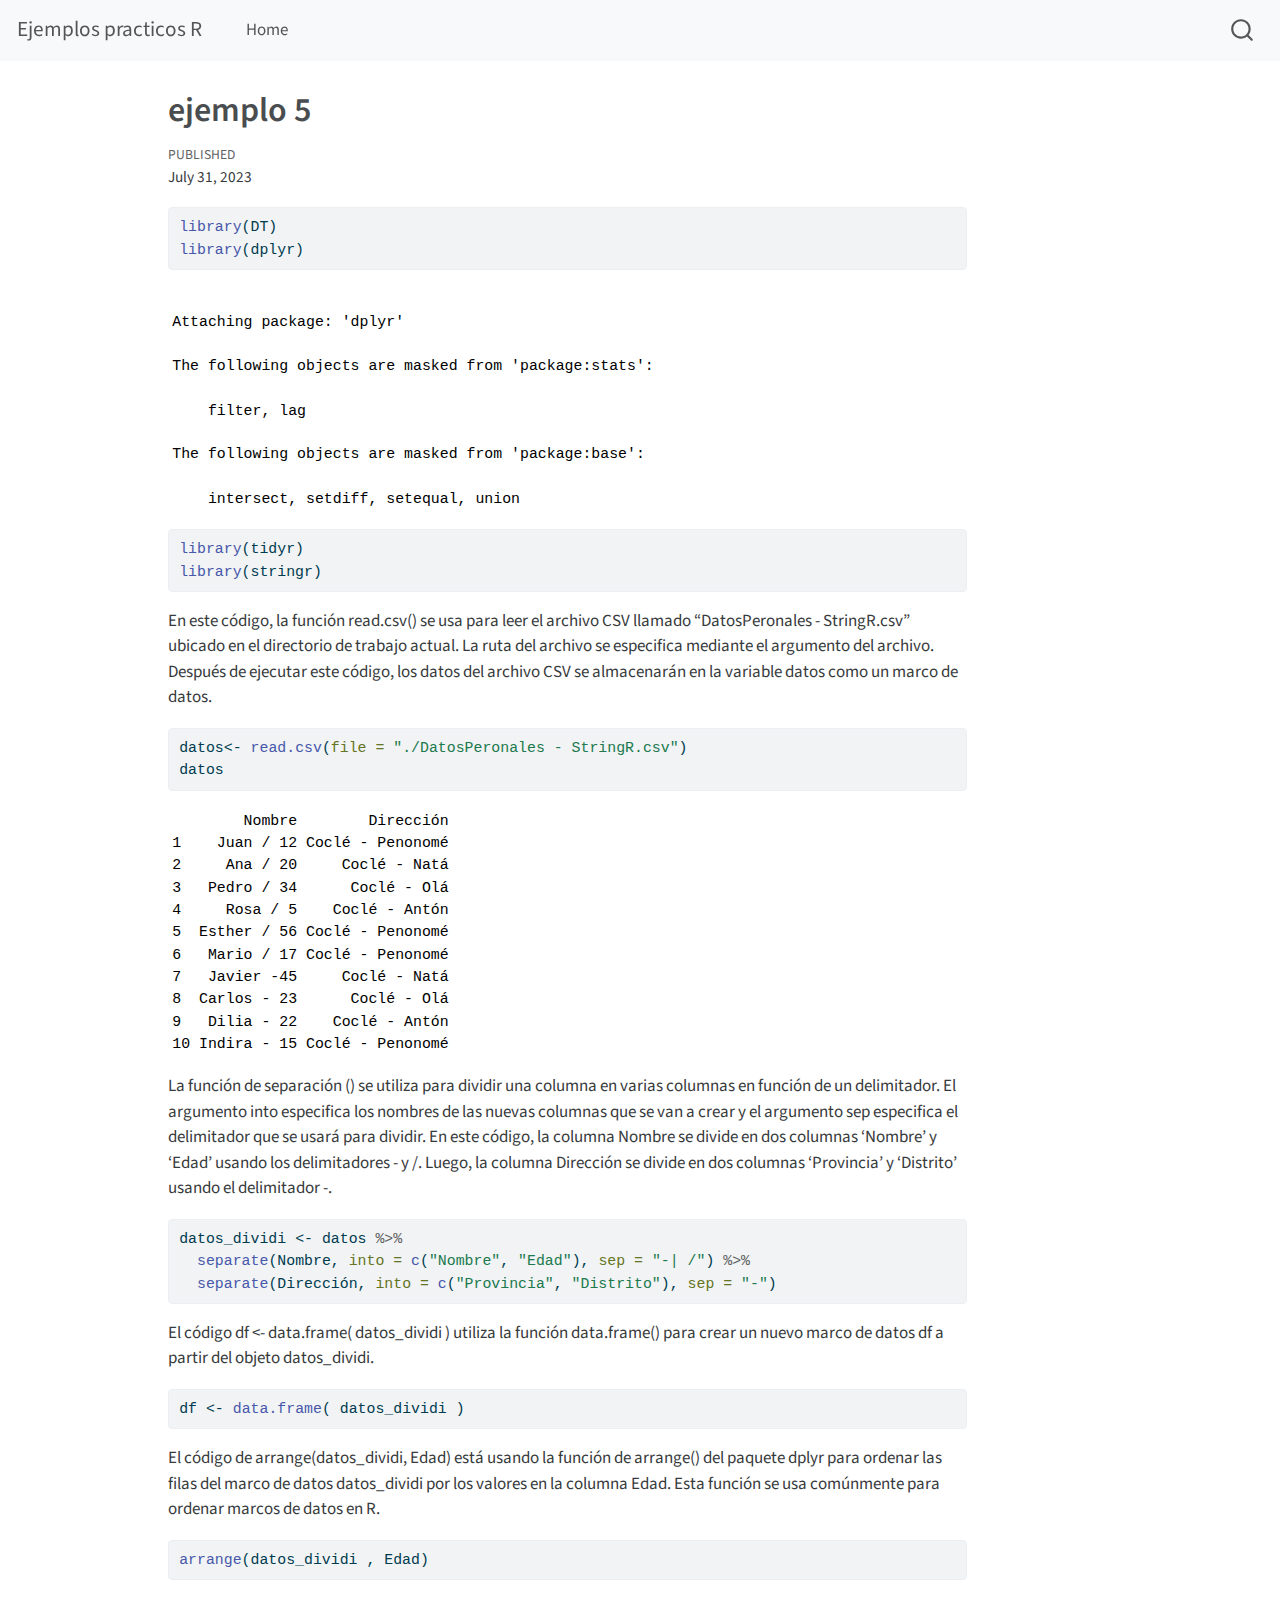
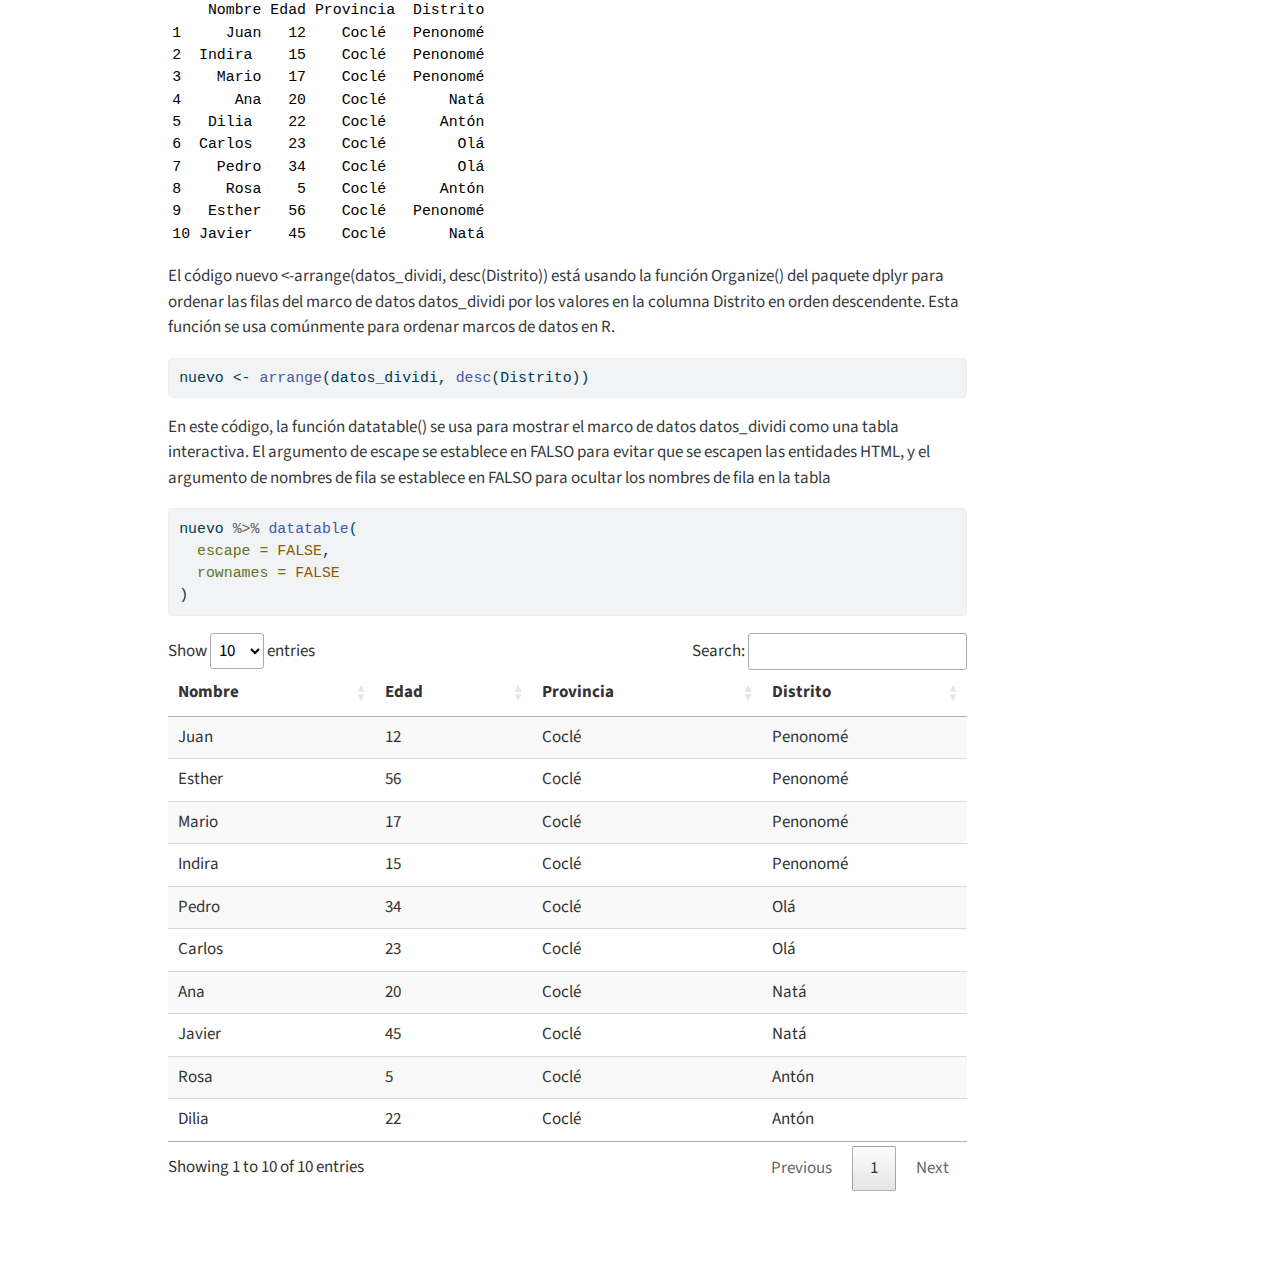
<file: docs/Ordenar columnas ascendente y descendente.html>
<!DOCTYPE html>
<html xmlns="http://www.w3.org/1999/xhtml" lang="en" xml:lang="en"><head>

<meta charset="utf-8">
<meta name="generator" content="quarto-1.3.433">

<meta name="viewport" content="width=device-width, initial-scale=1.0, user-scalable=yes">

<meta name="dcterms.date" content="2023-07-31">

<title>Ejemplos practicos R - ejemplo 5</title>
<style>
code{white-space: pre-wrap;}
span.smallcaps{font-variant: small-caps;}
div.columns{display: flex; gap: min(4vw, 1.5em);}
div.column{flex: auto; overflow-x: auto;}
div.hanging-indent{margin-left: 1.5em; text-indent: -1.5em;}
ul.task-list{list-style: none;}
ul.task-list li input[type="checkbox"] {
  width: 0.8em;
  margin: 0 0.8em 0.2em -1em; /* quarto-specific, see https://github.com/quarto-dev/quarto-cli/issues/4556 */ 
  vertical-align: middle;
}
/* CSS for syntax highlighting */
pre > code.sourceCode { white-space: pre; position: relative; }
pre > code.sourceCode > span { display: inline-block; line-height: 1.25; }
pre > code.sourceCode > span:empty { height: 1.2em; }
.sourceCode { overflow: visible; }
code.sourceCode > span { color: inherit; text-decoration: inherit; }
div.sourceCode { margin: 1em 0; }
pre.sourceCode { margin: 0; }
@media screen {
div.sourceCode { overflow: auto; }
}
@media print {
pre > code.sourceCode { white-space: pre-wrap; }
pre > code.sourceCode > span { text-indent: -5em; padding-left: 5em; }
}
pre.numberSource code
  { counter-reset: source-line 0; }
pre.numberSource code > span
  { position: relative; left: -4em; counter-increment: source-line; }
pre.numberSource code > span > a:first-child::before
  { content: counter(source-line);
    position: relative; left: -1em; text-align: right; vertical-align: baseline;
    border: none; display: inline-block;
    -webkit-touch-callout: none; -webkit-user-select: none;
    -khtml-user-select: none; -moz-user-select: none;
    -ms-user-select: none; user-select: none;
    padding: 0 4px; width: 4em;
  }
pre.numberSource { margin-left: 3em;  padding-left: 4px; }
div.sourceCode
  {   }
@media screen {
pre > code.sourceCode > span > a:first-child::before { text-decoration: underline; }
}
</style>


<script src="site_libs/quarto-nav/quarto-nav.js"></script>
<script src="site_libs/quarto-nav/headroom.min.js"></script>
<script src="site_libs/clipboard/clipboard.min.js"></script>
<script src="site_libs/quarto-search/autocomplete.umd.js"></script>
<script src="site_libs/quarto-search/fuse.min.js"></script>
<script src="site_libs/quarto-search/quarto-search.js"></script>
<meta name="quarto:offset" content="./">
<script src="site_libs/quarto-html/quarto.js"></script>
<script src="site_libs/quarto-html/popper.min.js"></script>
<script src="site_libs/quarto-html/tippy.umd.min.js"></script>
<script src="site_libs/quarto-html/anchor.min.js"></script>
<link href="site_libs/quarto-html/tippy.css" rel="stylesheet">
<link href="site_libs/quarto-html/quarto-syntax-highlighting.css" rel="stylesheet" id="quarto-text-highlighting-styles">
<script src="site_libs/bootstrap/bootstrap.min.js"></script>
<link href="site_libs/bootstrap/bootstrap-icons.css" rel="stylesheet">
<link href="site_libs/bootstrap/bootstrap.min.css" rel="stylesheet" id="quarto-bootstrap" data-mode="light">
<script id="quarto-search-options" type="application/json">{
  "location": "navbar",
  "copy-button": false,
  "collapse-after": 3,
  "panel-placement": "end",
  "type": "overlay",
  "limit": 20,
  "language": {
    "search-no-results-text": "No results",
    "search-matching-documents-text": "matching documents",
    "search-copy-link-title": "Copy link to search",
    "search-hide-matches-text": "Hide additional matches",
    "search-more-match-text": "more match in this document",
    "search-more-matches-text": "more matches in this document",
    "search-clear-button-title": "Clear",
    "search-detached-cancel-button-title": "Cancel",
    "search-submit-button-title": "Submit",
    "search-label": "Search"
  }
}</script>

<script src="site_libs/htmlwidgets-1.6.2/htmlwidgets.js"></script>
<link href="site_libs/datatables-css-0.0.0/datatables-crosstalk.css" rel="stylesheet">
<script src="site_libs/datatables-binding-0.28/datatables.js"></script>
<script src="site_libs/jquery-3.6.0/jquery-3.6.0.min.js"></script>
<link href="site_libs/dt-core-1.13.4/css/jquery.dataTables.min.css" rel="stylesheet">
<link href="site_libs/dt-core-1.13.4/css/jquery.dataTables.extra.css" rel="stylesheet">
<script src="site_libs/dt-core-1.13.4/js/jquery.dataTables.min.js"></script>
<link href="site_libs/crosstalk-1.2.0/css/crosstalk.min.css" rel="stylesheet">
<script src="site_libs/crosstalk-1.2.0/js/crosstalk.min.js"></script>


<link rel="stylesheet" href="styles.css">
</head>

<body class="nav-fixed">

<div id="quarto-search-results"></div>
  <header id="quarto-header" class="headroom fixed-top">
    <nav class="navbar navbar-expand-lg navbar-dark ">
      <div class="navbar-container container-fluid">
      <div class="navbar-brand-container">
    <a class="navbar-brand" href="./index.html">
    <span class="navbar-title">Ejemplos practicos R</span>
    </a>
  </div>
            <div id="quarto-search" class="" title="Search"></div>
          <button class="navbar-toggler" type="button" data-bs-toggle="collapse" data-bs-target="#navbarCollapse" aria-controls="navbarCollapse" aria-expanded="false" aria-label="Toggle navigation" onclick="if (window.quartoToggleHeadroom) { window.quartoToggleHeadroom(); }">
  <span class="navbar-toggler-icon"></span>
</button>
          <div class="collapse navbar-collapse" id="navbarCollapse">
            <ul class="navbar-nav navbar-nav-scroll me-auto">
  <li class="nav-item">
    <a class="nav-link" href="./index.html" rel="" target="">
 <span class="menu-text">Home</span></a>
  </li>  
</ul>
            <div class="quarto-navbar-tools ms-auto">
</div>
          </div> <!-- /navcollapse -->
      </div> <!-- /container-fluid -->
    </nav>
</header>
<!-- content -->
<div id="quarto-content" class="quarto-container page-columns page-rows-contents page-layout-article page-navbar">
<!-- sidebar -->
<!-- margin-sidebar -->
    <div id="quarto-margin-sidebar" class="sidebar margin-sidebar">
        
    </div>
<!-- main -->
<main class="content" id="quarto-document-content">

<header id="title-block-header" class="quarto-title-block default">
<div class="quarto-title">
<h1 class="title">ejemplo 5</h1>
</div>



<div class="quarto-title-meta">

    
    <div>
    <div class="quarto-title-meta-heading">Published</div>
    <div class="quarto-title-meta-contents">
      <p class="date">July 31, 2023</p>
    </div>
  </div>
  
    
  </div>
  

</header>

<div class="cell">
<div class="sourceCode cell-code" id="cb1"><pre class="sourceCode r code-with-copy"><code class="sourceCode r"><span id="cb1-1"><a href="#cb1-1" aria-hidden="true" tabindex="-1"></a><span class="fu">library</span>(DT)</span>
<span id="cb1-2"><a href="#cb1-2" aria-hidden="true" tabindex="-1"></a><span class="fu">library</span>(dplyr)</span></code><button title="Copy to Clipboard" class="code-copy-button"><i class="bi"></i></button></pre></div>
<div class="cell-output cell-output-stderr">
<pre><code>
Attaching package: 'dplyr'</code></pre>
</div>
<div class="cell-output cell-output-stderr">
<pre><code>The following objects are masked from 'package:stats':

    filter, lag</code></pre>
</div>
<div class="cell-output cell-output-stderr">
<pre><code>The following objects are masked from 'package:base':

    intersect, setdiff, setequal, union</code></pre>
</div>
<div class="sourceCode cell-code" id="cb5"><pre class="sourceCode r code-with-copy"><code class="sourceCode r"><span id="cb5-1"><a href="#cb5-1" aria-hidden="true" tabindex="-1"></a><span class="fu">library</span>(tidyr)</span>
<span id="cb5-2"><a href="#cb5-2" aria-hidden="true" tabindex="-1"></a><span class="fu">library</span>(stringr)</span></code><button title="Copy to Clipboard" class="code-copy-button"><i class="bi"></i></button></pre></div>
</div>
<p>En este código, la función read.csv() se usa para leer el archivo CSV llamado “DatosPeronales - StringR.csv” ubicado en el directorio de trabajo actual. La ruta del archivo se especifica mediante el argumento del archivo. Después de ejecutar este código, los datos del archivo CSV se almacenarán en la variable datos como un marco de datos.</p>
<div class="cell">
<div class="sourceCode cell-code" id="cb6"><pre class="sourceCode r code-with-copy"><code class="sourceCode r"><span id="cb6-1"><a href="#cb6-1" aria-hidden="true" tabindex="-1"></a>datos<span class="ot">&lt;-</span> <span class="fu">read.csv</span>(<span class="at">file =</span> <span class="st">"./DatosPeronales - StringR.csv"</span>)</span>
<span id="cb6-2"><a href="#cb6-2" aria-hidden="true" tabindex="-1"></a>datos</span></code><button title="Copy to Clipboard" class="code-copy-button"><i class="bi"></i></button></pre></div>
<div class="cell-output cell-output-stdout">
<pre><code>        Nombre        Dirección
1    Juan / 12 Coclé - Penonomé
2     Ana / 20     Coclé - Natá
3   Pedro / 34      Coclé - Olá
4     Rosa / 5    Coclé - Antón
5  Esther / 56 Coclé - Penonomé
6   Mario / 17 Coclé - Penonomé
7   Javier -45     Coclé - Natá
8  Carlos - 23      Coclé - Olá
9   Dilia - 22    Coclé - Antón
10 Indira - 15 Coclé - Penonomé</code></pre>
</div>
</div>
<p>La función de separación () se utiliza para dividir una columna en varias columnas en función de un delimitador. El argumento into especifica los nombres de las nuevas columnas que se van a crear y el argumento sep especifica el delimitador que se usará para dividir. En este código, la columna Nombre se divide en dos columnas ‘Nombre’ y ‘Edad’ usando los delimitadores - y /. Luego, la columna Dirección se divide en dos columnas ‘Provincia’ y ‘Distrito’ usando el delimitador -.</p>
<div class="cell">
<div class="sourceCode cell-code" id="cb8"><pre class="sourceCode r code-with-copy"><code class="sourceCode r"><span id="cb8-1"><a href="#cb8-1" aria-hidden="true" tabindex="-1"></a>datos_dividi <span class="ot">&lt;-</span> datos <span class="sc">%&gt;%</span> </span>
<span id="cb8-2"><a href="#cb8-2" aria-hidden="true" tabindex="-1"></a>  <span class="fu">separate</span>(Nombre, <span class="at">into =</span> <span class="fu">c</span>(<span class="st">"Nombre"</span>, <span class="st">"Edad"</span>), <span class="at">sep =</span> <span class="st">"-| /"</span>) <span class="sc">%&gt;%</span></span>
<span id="cb8-3"><a href="#cb8-3" aria-hidden="true" tabindex="-1"></a>  <span class="fu">separate</span>(Dirección, <span class="at">into =</span> <span class="fu">c</span>(<span class="st">"Provincia"</span>, <span class="st">"Distrito"</span>), <span class="at">sep =</span> <span class="st">"-"</span>) </span></code><button title="Copy to Clipboard" class="code-copy-button"><i class="bi"></i></button></pre></div>
</div>
<p>El código df &lt;- data.frame( datos_dividi ) utiliza la función data.frame() para crear un nuevo marco de datos df a partir del objeto datos_dividi.</p>
<div class="cell">
<div class="sourceCode cell-code" id="cb9"><pre class="sourceCode r code-with-copy"><code class="sourceCode r"><span id="cb9-1"><a href="#cb9-1" aria-hidden="true" tabindex="-1"></a>df <span class="ot">&lt;-</span> <span class="fu">data.frame</span>( datos_dividi )</span></code><button title="Copy to Clipboard" class="code-copy-button"><i class="bi"></i></button></pre></div>
</div>
<p>El código de arrange(datos_dividi, Edad) está usando la función de arrange() del paquete dplyr para ordenar las filas del marco de datos datos_dividi por los valores en la columna Edad. Esta función se usa comúnmente para ordenar marcos de datos en R.</p>
<div class="cell">
<div class="sourceCode cell-code" id="cb10"><pre class="sourceCode r code-with-copy"><code class="sourceCode r"><span id="cb10-1"><a href="#cb10-1" aria-hidden="true" tabindex="-1"></a><span class="fu">arrange</span>(datos_dividi , Edad)</span></code><button title="Copy to Clipboard" class="code-copy-button"><i class="bi"></i></button></pre></div>
<div class="cell-output cell-output-stdout">
<pre><code>    Nombre Edad Provincia  Distrito
1     Juan   12    Coclé   Penonomé
2  Indira    15    Coclé   Penonomé
3    Mario   17    Coclé   Penonomé
4      Ana   20    Coclé       Natá
5   Dilia    22    Coclé      Antón
6  Carlos    23    Coclé        Olá
7    Pedro   34    Coclé        Olá
8     Rosa    5    Coclé      Antón
9   Esther   56    Coclé   Penonomé
10 Javier    45    Coclé       Natá</code></pre>
</div>
</div>
<p>El código nuevo &lt;-arrange(datos_dividi, desc(Distrito)) está usando la función Organize() del paquete dplyr para ordenar las filas del marco de datos datos_dividi por los valores en la columna Distrito en orden descendente. Esta función se usa comúnmente para ordenar marcos de datos en R.</p>
<div class="cell">
<div class="sourceCode cell-code" id="cb12"><pre class="sourceCode r code-with-copy"><code class="sourceCode r"><span id="cb12-1"><a href="#cb12-1" aria-hidden="true" tabindex="-1"></a>nuevo <span class="ot">&lt;-</span> <span class="fu">arrange</span>(datos_dividi, <span class="fu">desc</span>(Distrito))</span></code><button title="Copy to Clipboard" class="code-copy-button"><i class="bi"></i></button></pre></div>
</div>
<p>En este código, la función datatable() se usa para mostrar el marco de datos datos_dividi como una tabla interactiva. El argumento de escape se establece en FALSO para evitar que se escapen las entidades HTML, y el argumento de nombres de fila se establece en FALSO para ocultar los nombres de fila en la tabla</p>
<div class="cell">
<div class="sourceCode cell-code" id="cb13"><pre class="sourceCode r code-with-copy"><code class="sourceCode r"><span id="cb13-1"><a href="#cb13-1" aria-hidden="true" tabindex="-1"></a>nuevo <span class="sc">%&gt;%</span> <span class="fu">datatable</span>(</span>
<span id="cb13-2"><a href="#cb13-2" aria-hidden="true" tabindex="-1"></a>  <span class="at">escape =</span> <span class="cn">FALSE</span>, </span>
<span id="cb13-3"><a href="#cb13-3" aria-hidden="true" tabindex="-1"></a>  <span class="at">rownames =</span> <span class="cn">FALSE</span></span>
<span id="cb13-4"><a href="#cb13-4" aria-hidden="true" tabindex="-1"></a>)</span></code><button title="Copy to Clipboard" class="code-copy-button"><i class="bi"></i></button></pre></div>
<div class="cell-output-display">

<div class="datatables html-widget html-fill-item-overflow-hidden html-fill-item" id="htmlwidget-d82679aa50fe3e394a61" style="width:100%;height:auto;"></div>
<script type="application/json" data-for="htmlwidget-d82679aa50fe3e394a61">{"x":{"filter":"none","vertical":false,"data":[["Juan","Esther","Mario","Indira ","Pedro","Carlos ","Ana","Javier ","Rosa","Dilia "],[" 12"," 56"," 17"," 15"," 34"," 23"," 20","45"," 5"," 22"],["Coclé ","Coclé ","Coclé ","Coclé ","Coclé ","Coclé ","Coclé ","Coclé ","Coclé ","Coclé "],[" Penonomé"," Penonomé"," Penonomé"," Penonomé"," Olá"," Olá"," Natá"," Natá"," Antón"," Antón"]],"container":"<table class=\"display\">\n  <thead>\n    <tr>\n      <th>Nombre<\/th>\n      <th>Edad<\/th>\n      <th>Provincia<\/th>\n      <th>Distrito<\/th>\n    <\/tr>\n  <\/thead>\n<\/table>","options":{"columnDefs":[],"order":[],"autoWidth":false,"orderClasses":false}},"evals":[],"jsHooks":[]}</script>
</div>
</div>



</main> <!-- /main -->
<script id="quarto-html-after-body" type="application/javascript">
window.document.addEventListener("DOMContentLoaded", function (event) {
  const toggleBodyColorMode = (bsSheetEl) => {
    const mode = bsSheetEl.getAttribute("data-mode");
    const bodyEl = window.document.querySelector("body");
    if (mode === "dark") {
      bodyEl.classList.add("quarto-dark");
      bodyEl.classList.remove("quarto-light");
    } else {
      bodyEl.classList.add("quarto-light");
      bodyEl.classList.remove("quarto-dark");
    }
  }
  const toggleBodyColorPrimary = () => {
    const bsSheetEl = window.document.querySelector("link#quarto-bootstrap");
    if (bsSheetEl) {
      toggleBodyColorMode(bsSheetEl);
    }
  }
  toggleBodyColorPrimary();  
  const icon = "";
  const anchorJS = new window.AnchorJS();
  anchorJS.options = {
    placement: 'right',
    icon: icon
  };
  anchorJS.add('.anchored');
  const isCodeAnnotation = (el) => {
    for (const clz of el.classList) {
      if (clz.startsWith('code-annotation-')) {                     
        return true;
      }
    }
    return false;
  }
  const clipboard = new window.ClipboardJS('.code-copy-button', {
    text: function(trigger) {
      const codeEl = trigger.previousElementSibling.cloneNode(true);
      for (const childEl of codeEl.children) {
        if (isCodeAnnotation(childEl)) {
          childEl.remove();
        }
      }
      return codeEl.innerText;
    }
  });
  clipboard.on('success', function(e) {
    // button target
    const button = e.trigger;
    // don't keep focus
    button.blur();
    // flash "checked"
    button.classList.add('code-copy-button-checked');
    var currentTitle = button.getAttribute("title");
    button.setAttribute("title", "Copied!");
    let tooltip;
    if (window.bootstrap) {
      button.setAttribute("data-bs-toggle", "tooltip");
      button.setAttribute("data-bs-placement", "left");
      button.setAttribute("data-bs-title", "Copied!");
      tooltip = new bootstrap.Tooltip(button, 
        { trigger: "manual", 
          customClass: "code-copy-button-tooltip",
          offset: [0, -8]});
      tooltip.show();    
    }
    setTimeout(function() {
      if (tooltip) {
        tooltip.hide();
        button.removeAttribute("data-bs-title");
        button.removeAttribute("data-bs-toggle");
        button.removeAttribute("data-bs-placement");
      }
      button.setAttribute("title", currentTitle);
      button.classList.remove('code-copy-button-checked');
    }, 1000);
    // clear code selection
    e.clearSelection();
  });
  function tippyHover(el, contentFn) {
    const config = {
      allowHTML: true,
      content: contentFn,
      maxWidth: 500,
      delay: 100,
      arrow: false,
      appendTo: function(el) {
          return el.parentElement;
      },
      interactive: true,
      interactiveBorder: 10,
      theme: 'quarto',
      placement: 'bottom-start'
    };
    window.tippy(el, config); 
  }
  const noterefs = window.document.querySelectorAll('a[role="doc-noteref"]');
  for (var i=0; i<noterefs.length; i++) {
    const ref = noterefs[i];
    tippyHover(ref, function() {
      // use id or data attribute instead here
      let href = ref.getAttribute('data-footnote-href') || ref.getAttribute('href');
      try { href = new URL(href).hash; } catch {}
      const id = href.replace(/^#\/?/, "");
      const note = window.document.getElementById(id);
      return note.innerHTML;
    });
  }
      let selectedAnnoteEl;
      const selectorForAnnotation = ( cell, annotation) => {
        let cellAttr = 'data-code-cell="' + cell + '"';
        let lineAttr = 'data-code-annotation="' +  annotation + '"';
        const selector = 'span[' + cellAttr + '][' + lineAttr + ']';
        return selector;
      }
      const selectCodeLines = (annoteEl) => {
        const doc = window.document;
        const targetCell = annoteEl.getAttribute("data-target-cell");
        const targetAnnotation = annoteEl.getAttribute("data-target-annotation");
        const annoteSpan = window.document.querySelector(selectorForAnnotation(targetCell, targetAnnotation));
        const lines = annoteSpan.getAttribute("data-code-lines").split(",");
        const lineIds = lines.map((line) => {
          return targetCell + "-" + line;
        })
        let top = null;
        let height = null;
        let parent = null;
        if (lineIds.length > 0) {
            //compute the position of the single el (top and bottom and make a div)
            const el = window.document.getElementById(lineIds[0]);
            top = el.offsetTop;
            height = el.offsetHeight;
            parent = el.parentElement.parentElement;
          if (lineIds.length > 1) {
            const lastEl = window.document.getElementById(lineIds[lineIds.length - 1]);
            const bottom = lastEl.offsetTop + lastEl.offsetHeight;
            height = bottom - top;
          }
          if (top !== null && height !== null && parent !== null) {
            // cook up a div (if necessary) and position it 
            let div = window.document.getElementById("code-annotation-line-highlight");
            if (div === null) {
              div = window.document.createElement("div");
              div.setAttribute("id", "code-annotation-line-highlight");
              div.style.position = 'absolute';
              parent.appendChild(div);
            }
            div.style.top = top - 2 + "px";
            div.style.height = height + 4 + "px";
            let gutterDiv = window.document.getElementById("code-annotation-line-highlight-gutter");
            if (gutterDiv === null) {
              gutterDiv = window.document.createElement("div");
              gutterDiv.setAttribute("id", "code-annotation-line-highlight-gutter");
              gutterDiv.style.position = 'absolute';
              const codeCell = window.document.getElementById(targetCell);
              const gutter = codeCell.querySelector('.code-annotation-gutter');
              gutter.appendChild(gutterDiv);
            }
            gutterDiv.style.top = top - 2 + "px";
            gutterDiv.style.height = height + 4 + "px";
          }
          selectedAnnoteEl = annoteEl;
        }
      };
      const unselectCodeLines = () => {
        const elementsIds = ["code-annotation-line-highlight", "code-annotation-line-highlight-gutter"];
        elementsIds.forEach((elId) => {
          const div = window.document.getElementById(elId);
          if (div) {
            div.remove();
          }
        });
        selectedAnnoteEl = undefined;
      };
      // Attach click handler to the DT
      const annoteDls = window.document.querySelectorAll('dt[data-target-cell]');
      for (const annoteDlNode of annoteDls) {
        annoteDlNode.addEventListener('click', (event) => {
          const clickedEl = event.target;
          if (clickedEl !== selectedAnnoteEl) {
            unselectCodeLines();
            const activeEl = window.document.querySelector('dt[data-target-cell].code-annotation-active');
            if (activeEl) {
              activeEl.classList.remove('code-annotation-active');
            }
            selectCodeLines(clickedEl);
            clickedEl.classList.add('code-annotation-active');
          } else {
            // Unselect the line
            unselectCodeLines();
            clickedEl.classList.remove('code-annotation-active');
          }
        });
      }
  const findCites = (el) => {
    const parentEl = el.parentElement;
    if (parentEl) {
      const cites = parentEl.dataset.cites;
      if (cites) {
        return {
          el,
          cites: cites.split(' ')
        };
      } else {
        return findCites(el.parentElement)
      }
    } else {
      return undefined;
    }
  };
  var bibliorefs = window.document.querySelectorAll('a[role="doc-biblioref"]');
  for (var i=0; i<bibliorefs.length; i++) {
    const ref = bibliorefs[i];
    const citeInfo = findCites(ref);
    if (citeInfo) {
      tippyHover(citeInfo.el, function() {
        var popup = window.document.createElement('div');
        citeInfo.cites.forEach(function(cite) {
          var citeDiv = window.document.createElement('div');
          citeDiv.classList.add('hanging-indent');
          citeDiv.classList.add('csl-entry');
          var biblioDiv = window.document.getElementById('ref-' + cite);
          if (biblioDiv) {
            citeDiv.innerHTML = biblioDiv.innerHTML;
          }
          popup.appendChild(citeDiv);
        });
        return popup.innerHTML;
      });
    }
  }
});
</script>
</div> <!-- /content -->



</body></html>
</file>
<file: docs/site_libs/quarto-html/tippy.css>
.tippy-box[data-animation=fade][data-state=hidden]{opacity:0}[data-tippy-root]{max-width:calc(100vw - 10px)}.tippy-box{position:relative;background-color:#333;color:#fff;border-radius:4px;font-size:14px;line-height:1.4;white-space:normal;outline:0;transition-property:transform,visibility,opacity}.tippy-box[data-placement^=top]>.tippy-arrow{bottom:0}.tippy-box[data-placement^=top]>.tippy-arrow:before{bottom:-7px;left:0;border-width:8px 8px 0;border-top-color:initial;transform-origin:center top}.tippy-box[data-placement^=bottom]>.tippy-arrow{top:0}.tippy-box[data-placement^=bottom]>.tippy-arrow:before{top:-7px;left:0;border-width:0 8px 8px;border-bottom-color:initial;transform-origin:center bottom}.tippy-box[data-placement^=left]>.tippy-arrow{right:0}.tippy-box[data-placement^=left]>.tippy-arrow:before{border-width:8px 0 8px 8px;border-left-color:initial;right:-7px;transform-origin:center left}.tippy-box[data-placement^=right]>.tippy-arrow{left:0}.tippy-box[data-placement^=right]>.tippy-arrow:before{left:-7px;border-width:8px 8px 8px 0;border-right-color:initial;transform-origin:center right}.tippy-box[data-inertia][data-state=visible]{transition-timing-function:cubic-bezier(.54,1.5,.38,1.11)}.tippy-arrow{width:16px;height:16px;color:#333}.tippy-arrow:before{content:"";position:absolute;border-color:transparent;border-style:solid}.tippy-content{position:relative;padding:5px 9px;z-index:1}
</file>
<file: docs/site_libs/quarto-html/quarto-syntax-highlighting.css>
/* quarto syntax highlight colors */
:root {
  --quarto-hl-ot-color: #003B4F;
  --quarto-hl-at-color: #657422;
  --quarto-hl-ss-color: #20794D;
  --quarto-hl-an-color: #5E5E5E;
  --quarto-hl-fu-color: #4758AB;
  --quarto-hl-st-color: #20794D;
  --quarto-hl-cf-color: #003B4F;
  --quarto-hl-op-color: #5E5E5E;
  --quarto-hl-er-color: #AD0000;
  --quarto-hl-bn-color: #AD0000;
  --quarto-hl-al-color: #AD0000;
  --quarto-hl-va-color: #111111;
  --quarto-hl-bu-color: inherit;
  --quarto-hl-ex-color: inherit;
  --quarto-hl-pp-color: #AD0000;
  --quarto-hl-in-color: #5E5E5E;
  --quarto-hl-vs-color: #20794D;
  --quarto-hl-wa-color: #5E5E5E;
  --quarto-hl-do-color: #5E5E5E;
  --quarto-hl-im-color: #00769E;
  --quarto-hl-ch-color: #20794D;
  --quarto-hl-dt-color: #AD0000;
  --quarto-hl-fl-color: #AD0000;
  --quarto-hl-co-color: #5E5E5E;
  --quarto-hl-cv-color: #5E5E5E;
  --quarto-hl-cn-color: #8f5902;
  --quarto-hl-sc-color: #5E5E5E;
  --quarto-hl-dv-color: #AD0000;
  --quarto-hl-kw-color: #003B4F;
}

/* other quarto variables */
:root {
  --quarto-font-monospace: SFMono-Regular, Menlo, Monaco, Consolas, "Liberation Mono", "Courier New", monospace;
}

pre > code.sourceCode > span {
  color: #003B4F;
}

code span {
  color: #003B4F;
}

code.sourceCode > span {
  color: #003B4F;
}

div.sourceCode,
div.sourceCode pre.sourceCode {
  color: #003B4F;
}

code span.ot {
  color: #003B4F;
  font-style: inherit;
}

code span.at {
  color: #657422;
  font-style: inherit;
}

code span.ss {
  color: #20794D;
  font-style: inherit;
}

code span.an {
  color: #5E5E5E;
  font-style: inherit;
}

code span.fu {
  color: #4758AB;
  font-style: inherit;
}

code span.st {
  color: #20794D;
  font-style: inherit;
}

code span.cf {
  color: #003B4F;
  font-style: inherit;
}

code span.op {
  color: #5E5E5E;
  font-style: inherit;
}

code span.er {
  color: #AD0000;
  font-style: inherit;
}

code span.bn {
  color: #AD0000;
  font-style: inherit;
}

code span.al {
  color: #AD0000;
  font-style: inherit;
}

code span.va {
  color: #111111;
  font-style: inherit;
}

code span.bu {
  font-style: inherit;
}

code span.ex {
  font-style: inherit;
}

code span.pp {
  color: #AD0000;
  font-style: inherit;
}

code span.in {
  color: #5E5E5E;
  font-style: inherit;
}

code span.vs {
  color: #20794D;
  font-style: inherit;
}

code span.wa {
  color: #5E5E5E;
  font-style: italic;
}

code span.do {
  color: #5E5E5E;
  font-style: italic;
}

code span.im {
  color: #00769E;
  font-style: inherit;
}

code span.ch {
  color: #20794D;
  font-style: inherit;
}

code span.dt {
  color: #AD0000;
  font-style: inherit;
}

code span.fl {
  color: #AD0000;
  font-style: inherit;
}

code span.co {
  color: #5E5E5E;
  font-style: inherit;
}

code span.cv {
  color: #5E5E5E;
  font-style: italic;
}

code span.cn {
  color: #8f5902;
  font-style: inherit;
}

code span.sc {
  color: #5E5E5E;
  font-style: inherit;
}

code span.dv {
  color: #AD0000;
  font-style: inherit;
}

code span.kw {
  color: #003B4F;
  font-style: inherit;
}

.prevent-inlining {
  content: "</";
}

/*# sourceMappingURL=debc5d5d77c3f9108843748ff7464032.css.map */
</file>
<file: docs/site_libs/datatables-css-0.0.0/datatables-crosstalk.css>
.dt-crosstalk-fade {
  opacity: 0.2;
}

html body div.DTS div.dataTables_scrollBody {
  background: none;
}


/*
Fix https://github.com/rstudio/DT/issues/563
If the `table.display` is set to "block" (e.g., pkgdown), the browser will display
datatable objects strangely. The search panel and the page buttons will still be
in full-width but the table body will be "compact" and shorter.
In therory, having this attributes will affect `dom="t"`
with `display: block` users. But in reality, there should be no one.
We may remove the below lines in the future if the upstream agree to have this there.
See https://github.com/DataTables/DataTablesSrc/issues/160
*/

table.dataTable {
  display: table;
}


/*
When DTOutput(fill = TRUE), it receives a .html-fill-item class (via htmltools::bindFillRole()), which effectively amounts to `flex: 1 1 auto`. That's mostly fine, but the case where `fillContainer=TRUE`+`height:auto`+`flex-basis:auto` and the container (e.g., a bslib::card()) doesn't have a defined height is a bit problematic since the table wants to fit the parent but the parent wants to fit the table, which results pretty small table height (maybe because there is a minimum height somewhere?). It seems better in this case to impose a 400px height default for the table, which we can do by setting `flex-basis` to 400px (the table is still allowed to grow/shrink when the container has an opinionated height).
*/

.html-fill-container > .html-fill-item.datatables {
  flex-basis: 400px;
}
</file>
<file: docs/styles.css>
/* css styles */
</file>
<file: docs/site_libs/crosstalk-1.2.0/css/crosstalk.min.css>
.container-fluid.crosstalk-bscols{margin-left:-30px;margin-right:-30px;white-space:normal}body>.container-fluid.crosstalk-bscols{margin-left:auto;margin-right:auto}.crosstalk-input-checkboxgroup .crosstalk-options-group .crosstalk-options-column{display:inline-block;padding-right:12px;vertical-align:top}@media only screen and (max-width: 480px){.crosstalk-input-checkboxgroup .crosstalk-options-group .crosstalk-options-column{display:block;padding-right:inherit}}.crosstalk-input{margin-bottom:15px}.crosstalk-input .control-label{margin-bottom:0;vertical-align:middle}.crosstalk-input input[type="checkbox"]{margin:4px 0 0;margin-top:1px;line-height:normal}.crosstalk-input .checkbox{position:relative;display:block;margin-top:10px;margin-bottom:10px}.crosstalk-input .checkbox>label{padding-left:20px;margin-bottom:0;font-weight:400;cursor:pointer}.crosstalk-input .checkbox input[type="checkbox"],.crosstalk-input .checkbox-inline input[type="checkbox"]{position:absolute;margin-top:2px;margin-left:-20px}.crosstalk-input .checkbox+.checkbox{margin-top:-5px}.crosstalk-input .checkbox-inline{position:relative;display:inline-block;padding-left:20px;margin-bottom:0;font-weight:400;vertical-align:middle;cursor:pointer}.crosstalk-input .checkbox-inline+.checkbox-inline{margin-top:0;margin-left:10px}
</file>
